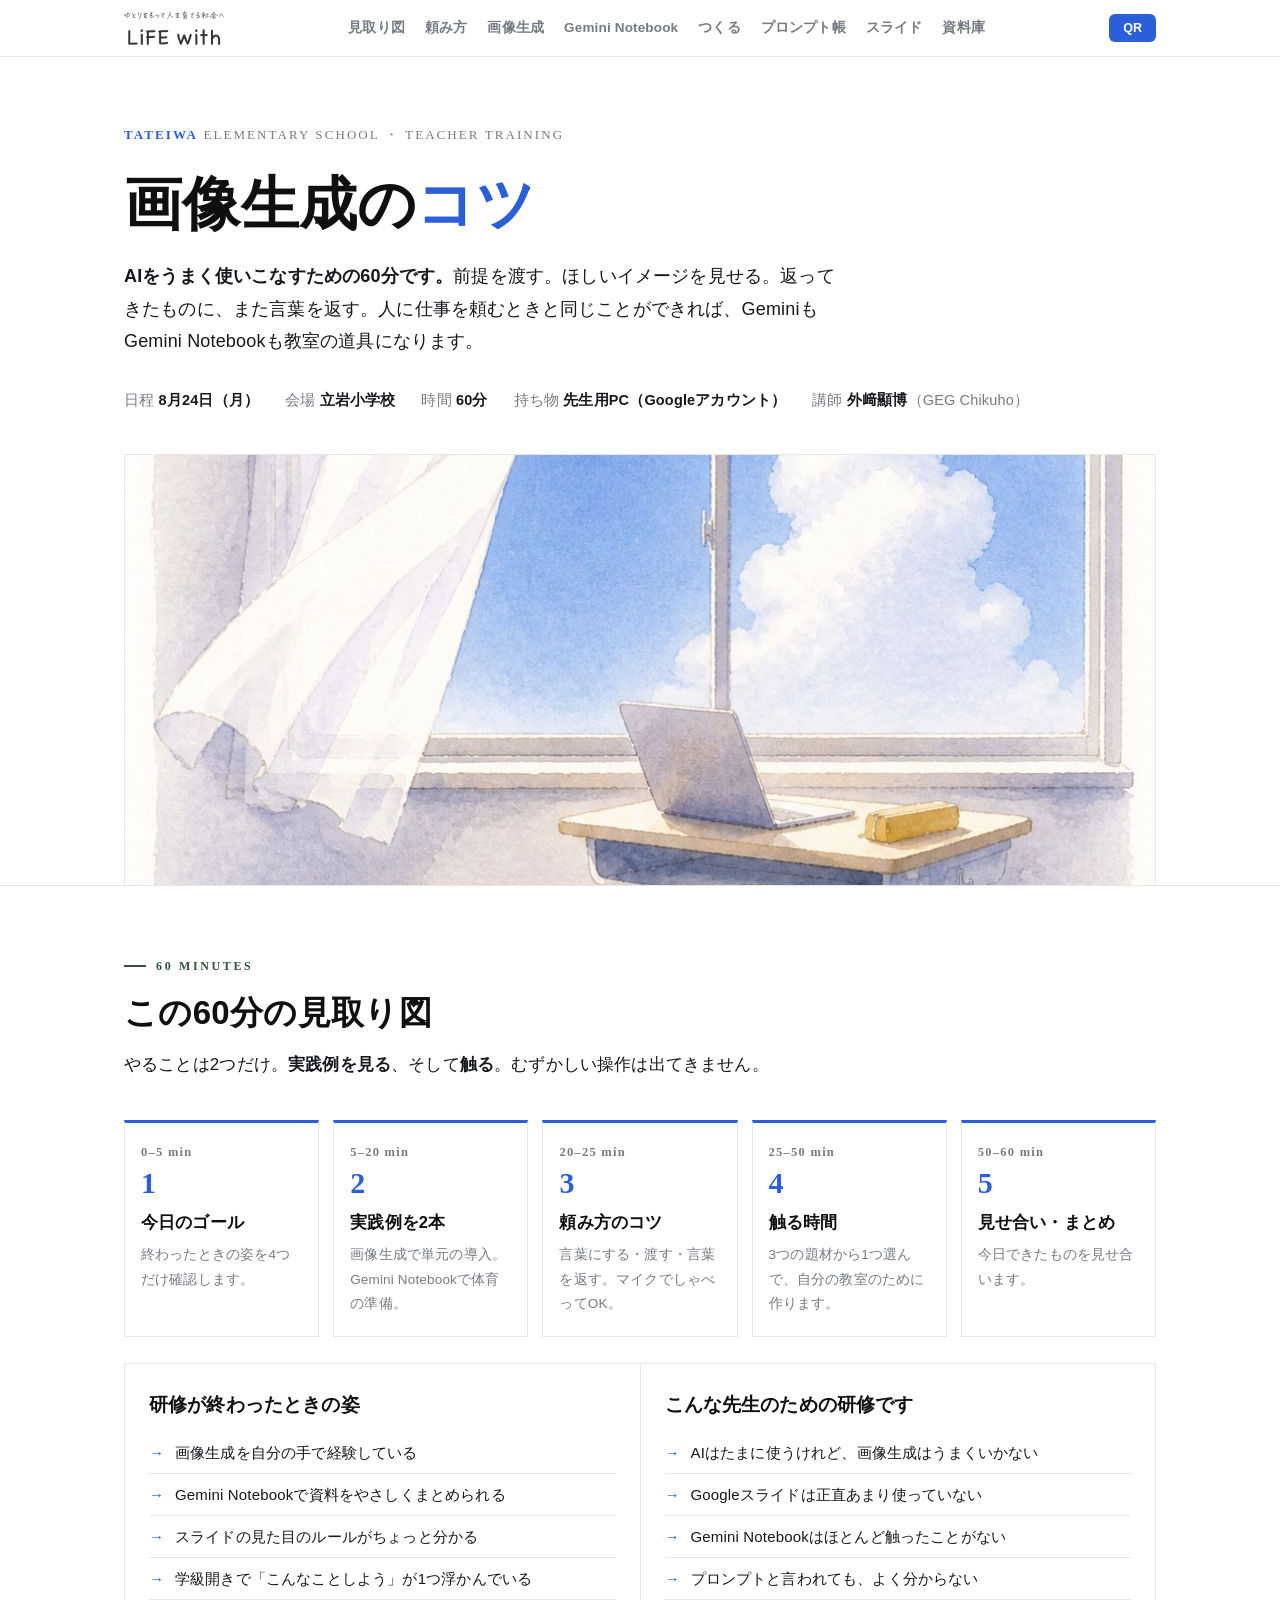
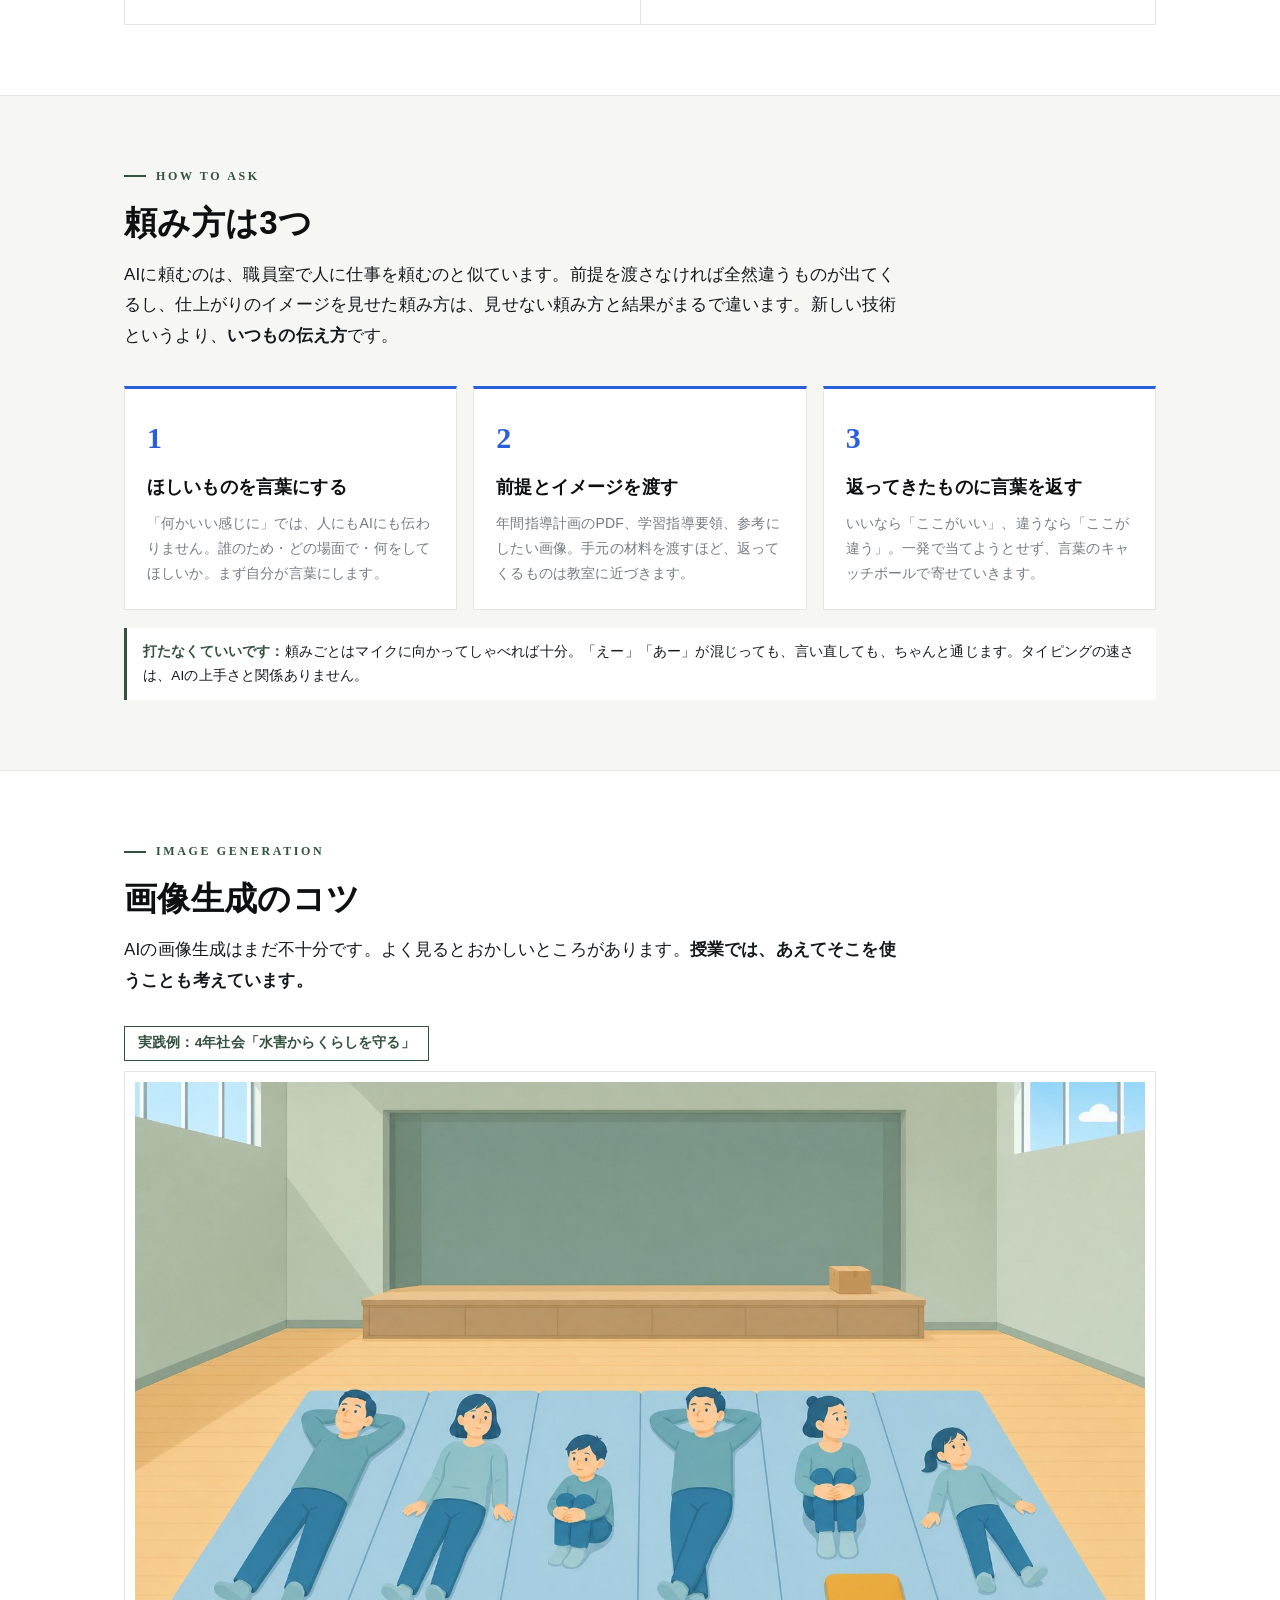
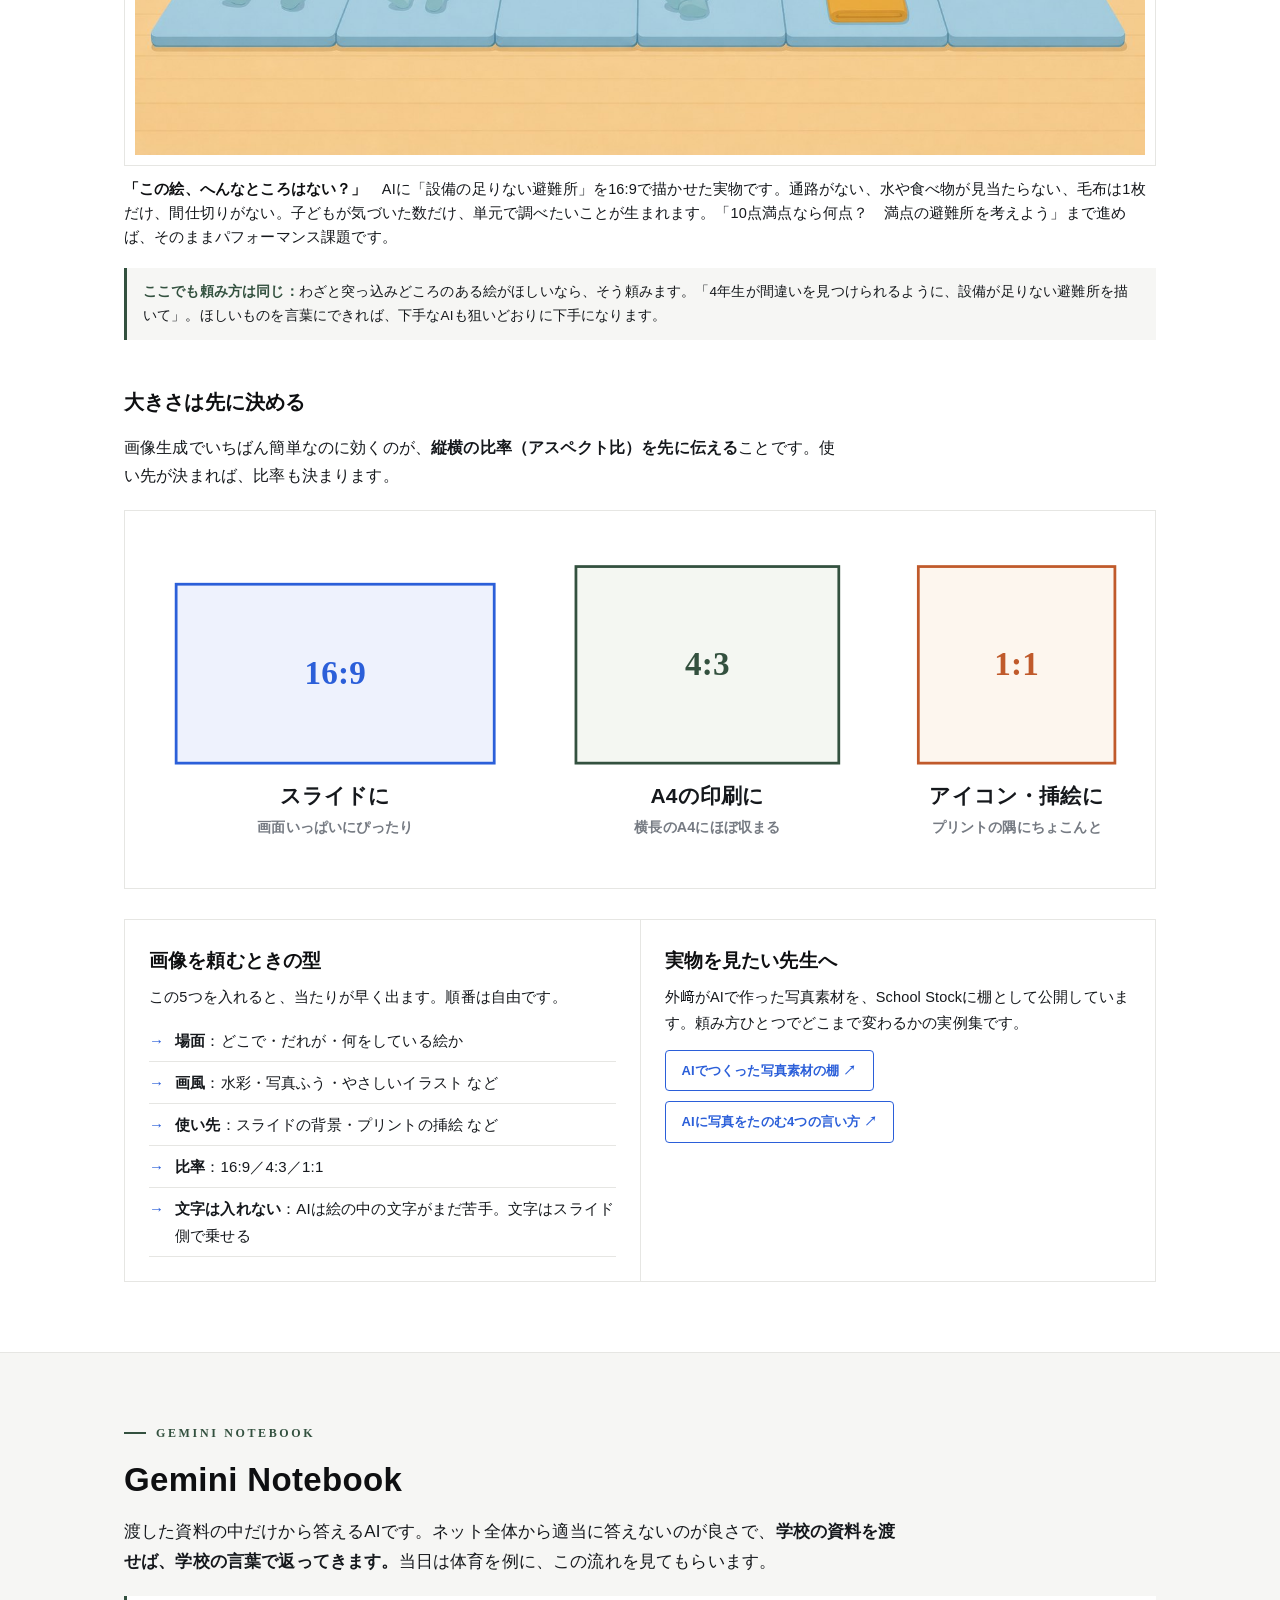
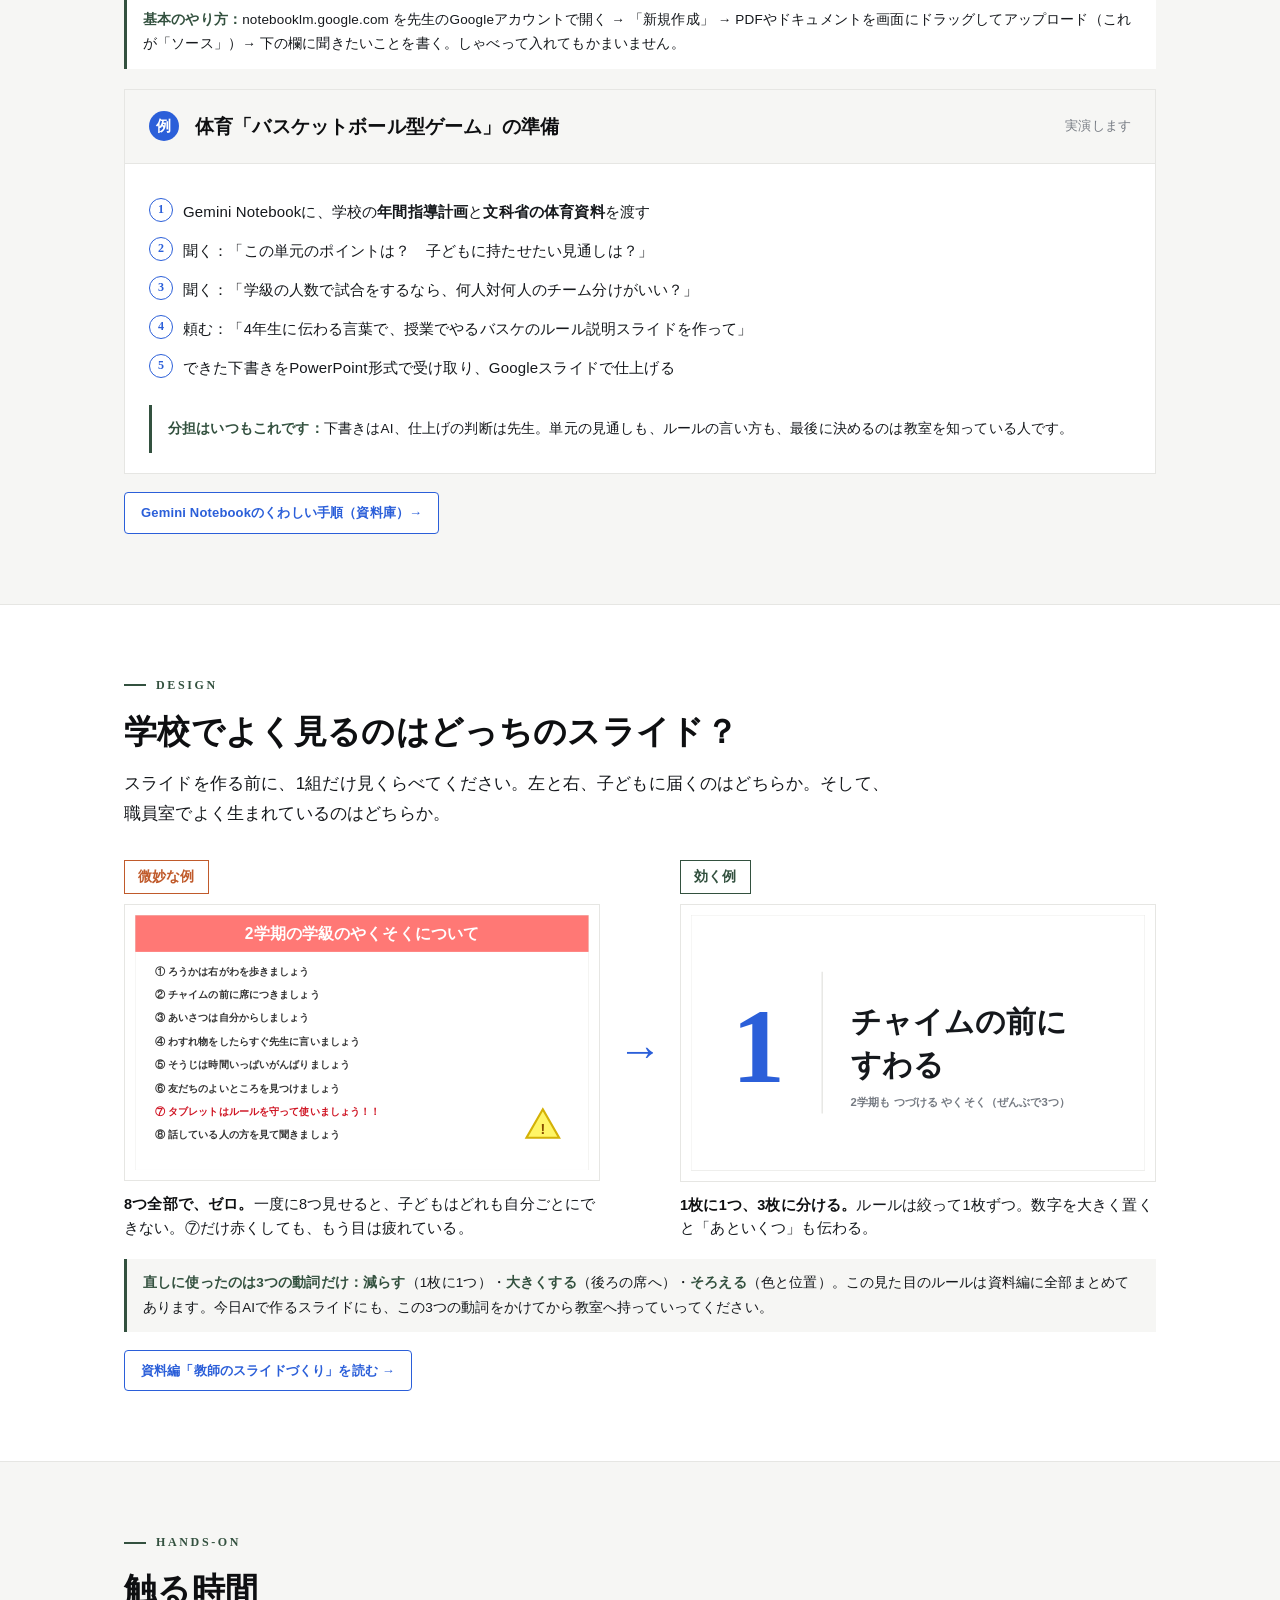
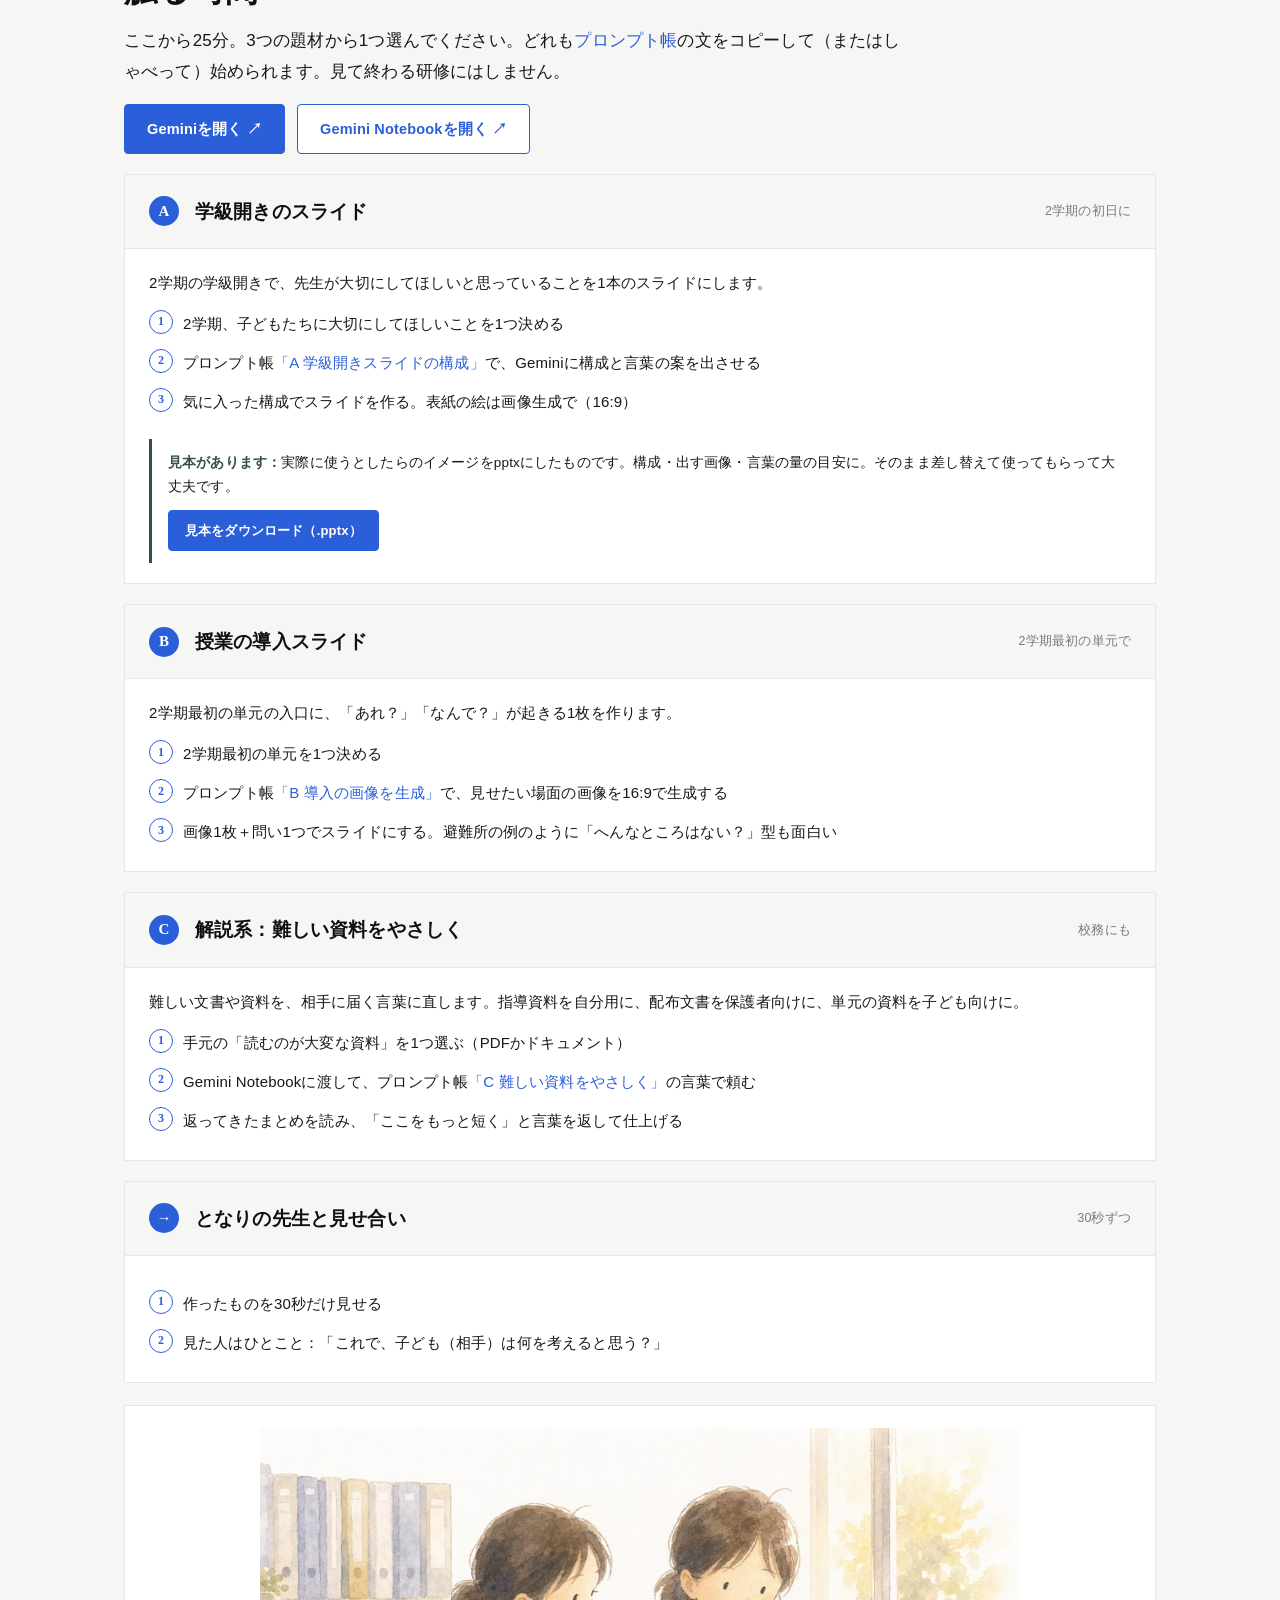
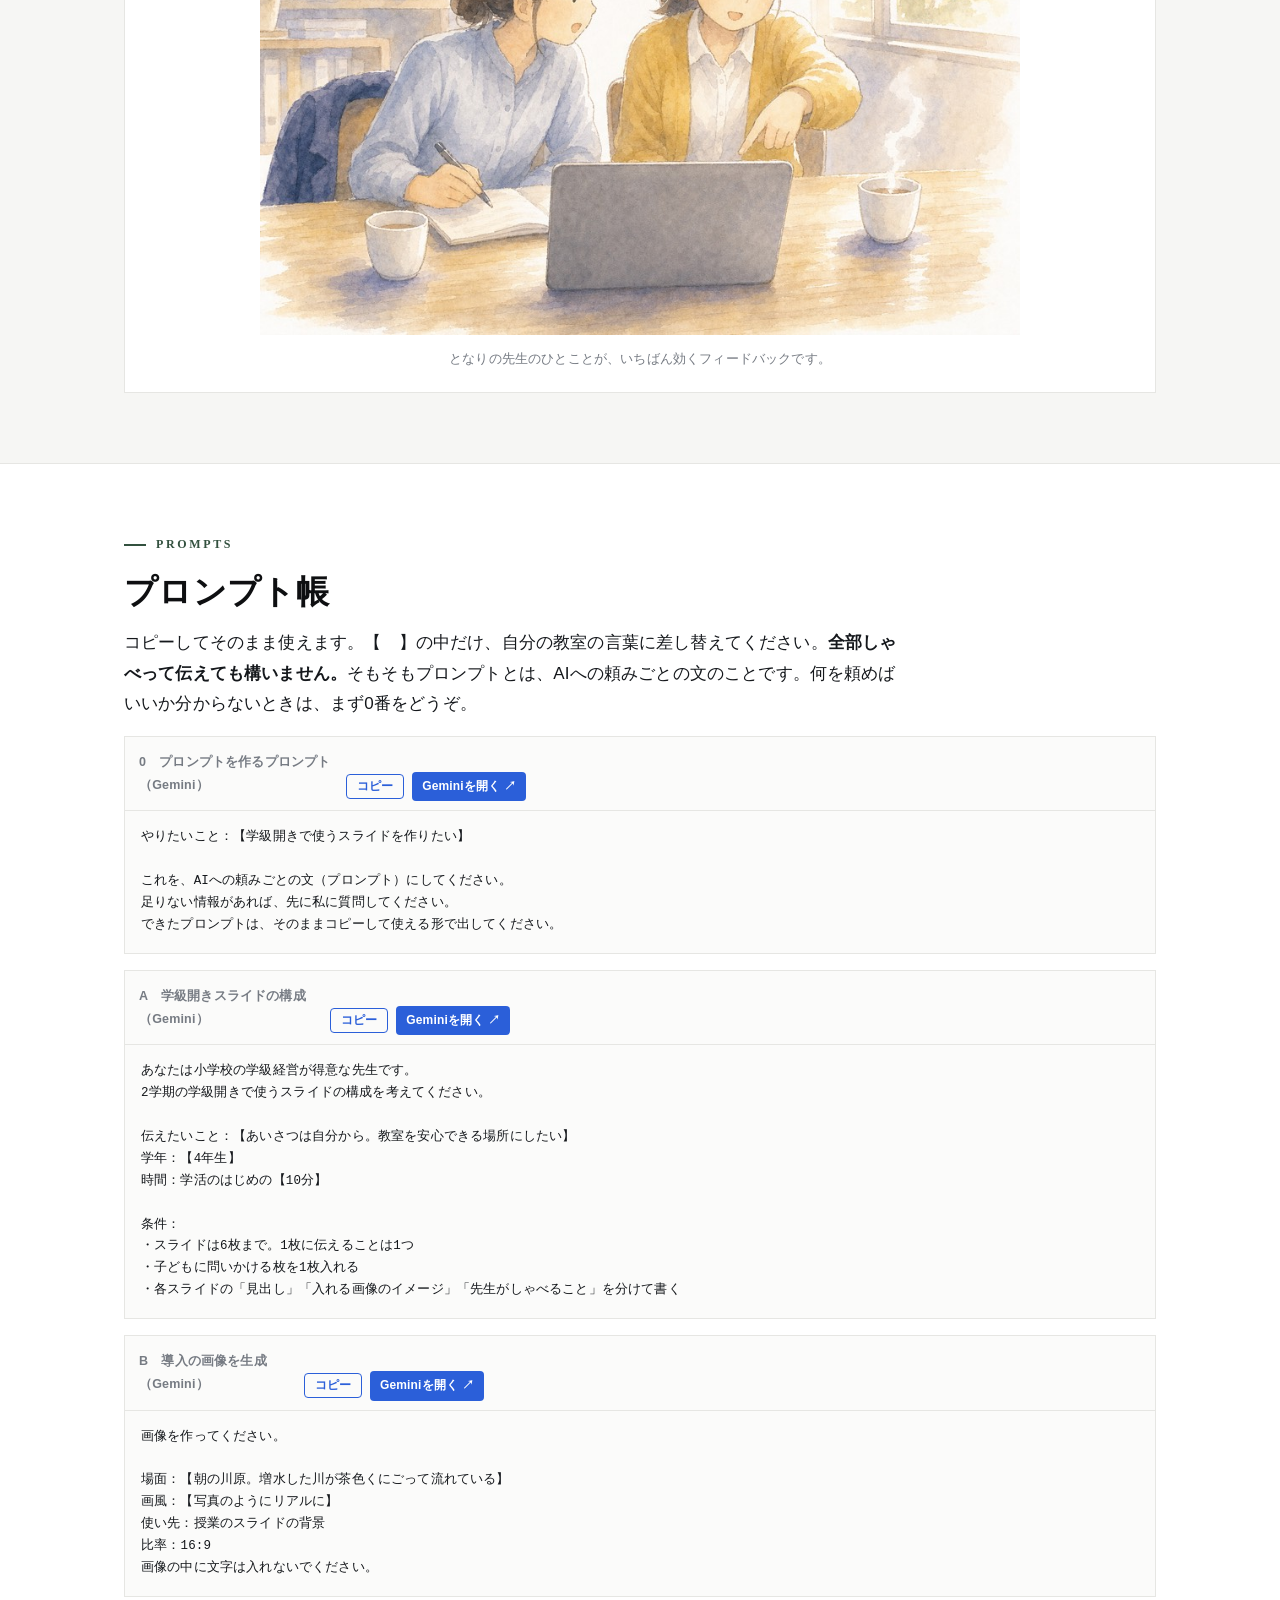
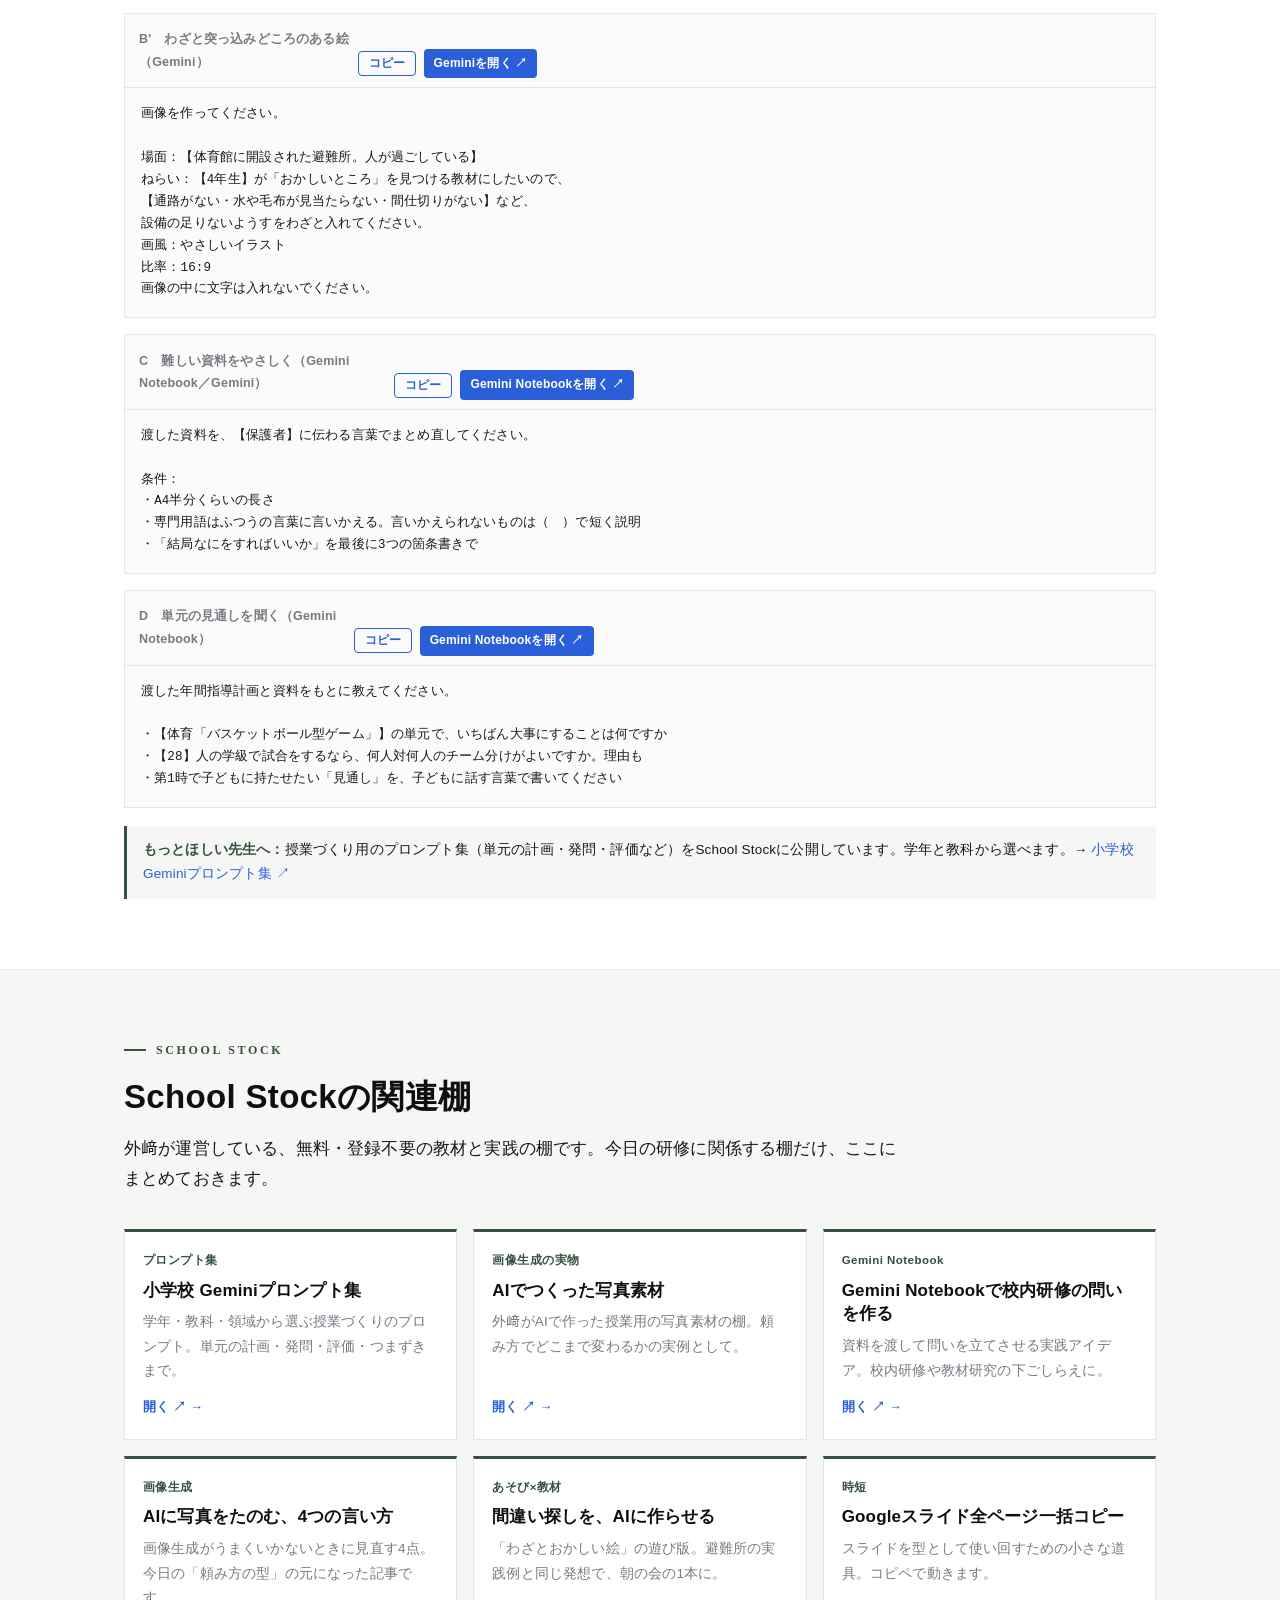
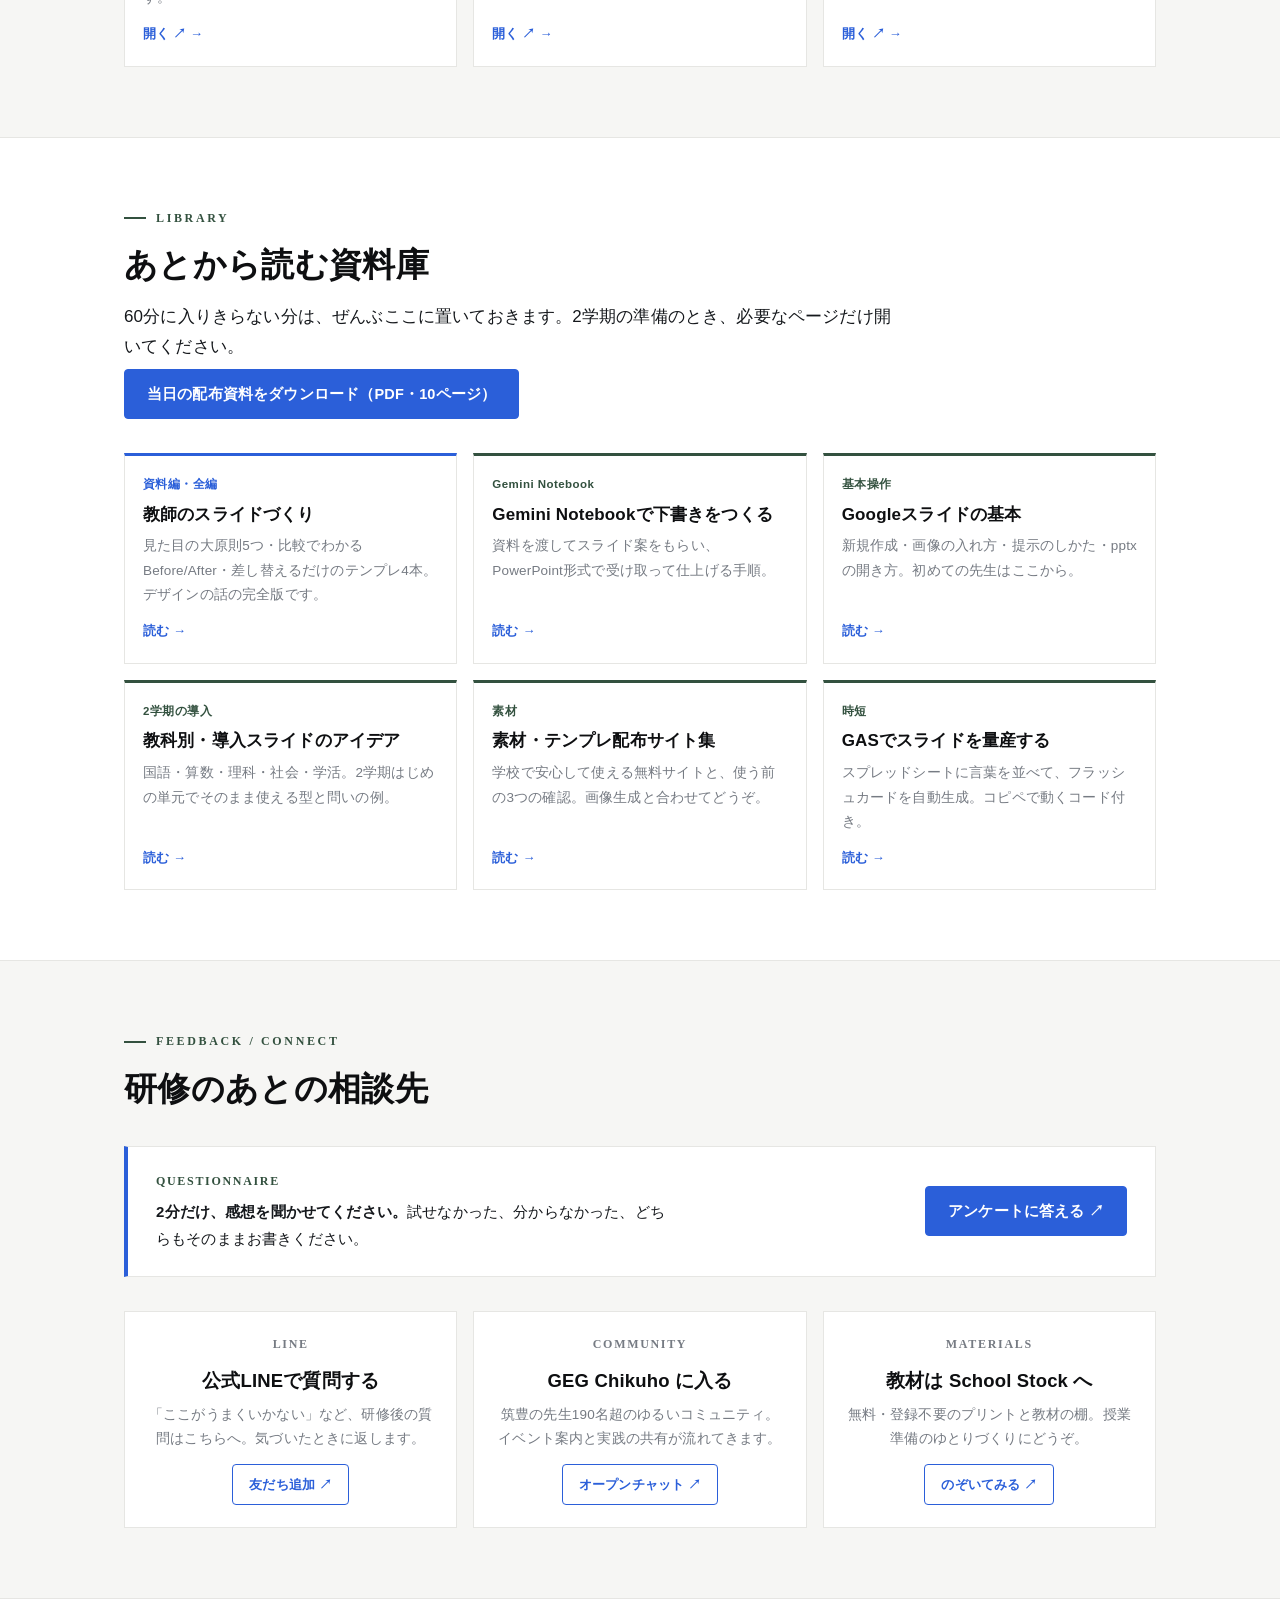
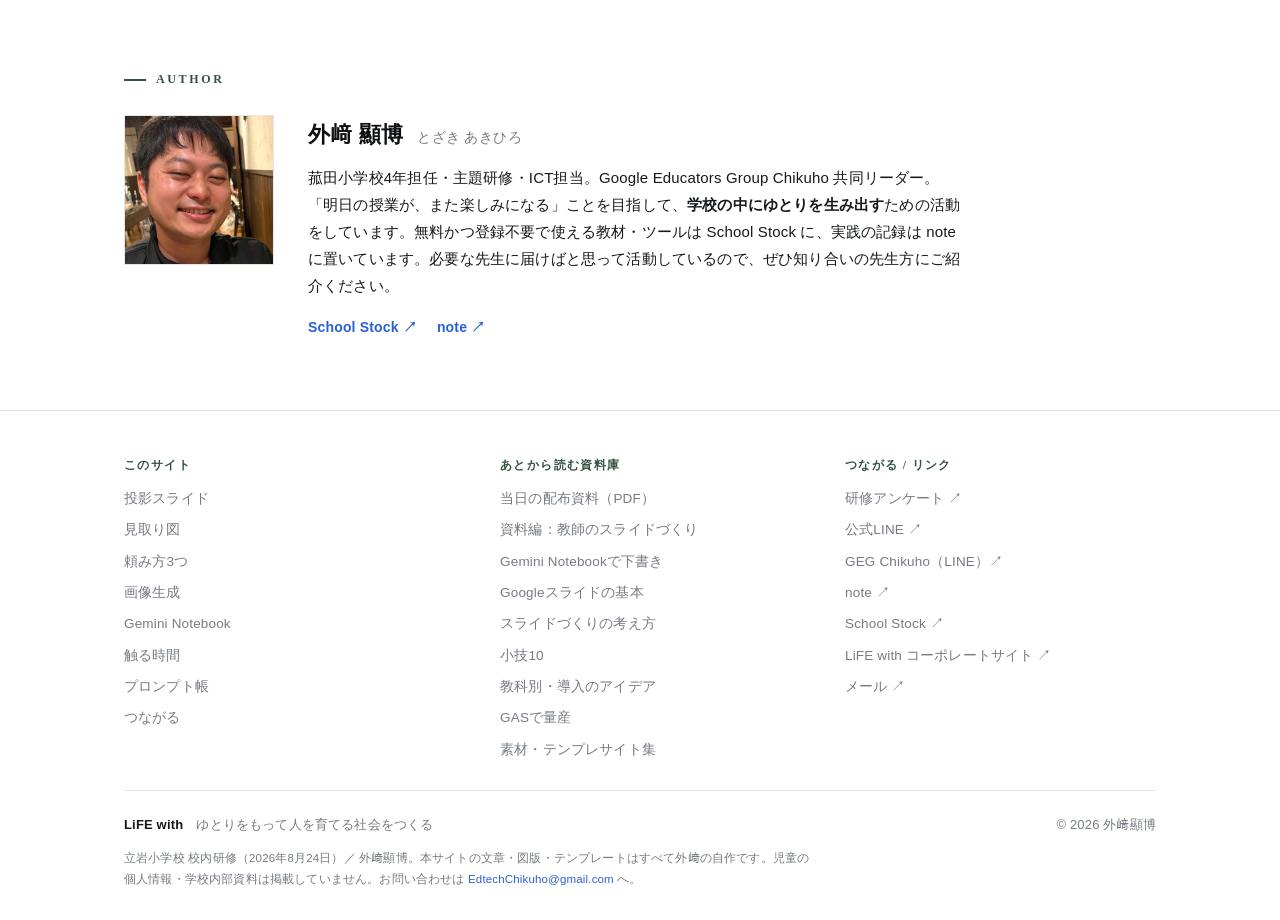
<file: index.html>
<!doctype html>
<html lang="ja">
<head>
<meta charset="utf-8">
<meta name="viewport" content="width=device-width, initial-scale=1">
<title>画像生成のコツ｜立岩小学校 校内研修</title>
<meta name="description" content="立岩小学校 校内研修（8月24日・60分）。GeminiとGemini Notebookの実践例を見て、あとはたっぷり触る。画像生成・学級開きスライド・難しい資料の解説まで。外﨑顯博 / LiFE with">
<script>document.documentElement.className += ' js';</script>
<link rel="stylesheet" href="styles.css">
</head>
<body>

<!-- ===== top bar ===== -->
<header class="bar">
  <div class="wrap">
    <a class="brand-logo" href="./" aria-label="このサイトのトップへ"><img src="assets/logo.png" alt="LiFE with"></a>
    <nav class="nav">
      <a href="#flow">見取り図</a>
      <a href="#tanomikata">頼み方</a>
      <a href="#gazo">画像生成</a>
      <a href="#notebooklm">Gemini Notebook</a>
      <a href="#handson">つくる</a>
      <a href="#prompt">プロンプト帳</a>
      <a href="slide/" target="_blank" rel="noopener">スライド</a>
      <a href="#shiryo">資料庫</a>
    </nav>
    <div class="bar-tools">
      <button class="qr-btn" id="qrbtn">QR</button>
      <button class="burger" id="menubtn" aria-label="メニュー" aria-expanded="false"><span></span><span></span><span></span></button>
    </div>
  </div>
</header>

<nav id="mmenu" aria-label="メニュー">
  <a href="#flow">見取り図</a>
  <a href="#tanomikata">頼み方</a>
  <a href="#gazo">画像生成</a>
  <a href="#notebooklm">Gemini Notebook</a>
  <a href="#handson">つくる（触る時間）</a>
  <a href="#prompt">プロンプト帳</a>
  <a href="slide/" target="_blank" rel="noopener">投影スライド</a>
  <a href="#shiryo">あとから読む資料庫</a>
  <a href="#connect">相談先・アンケート</a>
</nav>

<div id="qrov" role="dialog" aria-label="研修サイトのQRコード">
  <img src="qr/tateiwa_qr.png" alt="研修サイトのQRコード">
  <div class="u">a-tozak.github.io/tateiwa-kenshu</div>
  <div class="c">タップで閉じる</div>
</div>

<button id="totop" aria-label="ページの先頭へ">↑</button>

<!-- ===== hero ===== -->
<div class="hero">
  <div class="wrap">
    <div class="kicker"><b>Tateiwa</b> Elementary School ・ Teacher Training</div>
    <h1>画像生成の<span class="hl">コツ</span></h1>
    <p class="tagsub"><b>AIをうまく使いこなすための60分です。</b>前提を渡す。ほしいイメージを見せる。返ってきたものに、また言葉を返す。人に仕事を頼むときと同じことができれば、GeminiもGemini Notebookも教室の道具になります。</p>
    <div class="meta">
      <span>日程 <b>8月24日（月）</b></span>
      <span>会場 <b>立岩小学校</b></span>
      <span>時間 <b>60分</b></span>
      <span>持ち物 <b>先生用PC（Googleアカウント）</b></span>
      <span>講師 <b>外﨑顯博</b>（GEG Chikuho）</span>
    </div>
    <div class="hero-illust"><img src="assets/hero_ai_madobe.jpg" alt="夏空の見える教室の窓辺に、ノートPCを開いた学校机が置かれた水彩イラスト"></div>
  </div>
</div>

<!-- ===== 60min flow ===== -->
<section id="flow">
  <div class="wrap reveal">
    <div class="eyebrow">60 minutes</div>
    <h2>この60分の見取り図</h2>
    <p class="lead">やることは2つだけ。<b>実践例を見る</b>、そして<b>触る</b>。むずかしい操作は出てきません。</p>
    <div class="flow">
      <div class="step">
        <div class="t">0–5 min</div><div class="n">1</div>
        <h3>今日のゴール</h3>
        <p>終わったときの姿を4つだけ確認します。</p>
      </div>
      <div class="step">
        <div class="t">5–20 min</div><div class="n">2</div>
        <h3>実践例を2本</h3>
        <p>画像生成で単元の導入。Gemini Notebookで体育の準備。</p>
      </div>
      <div class="step">
        <div class="t">20–25 min</div><div class="n">3</div>
        <h3>頼み方のコツ</h3>
        <p>言葉にする・渡す・言葉を返す。マイクでしゃべってOK。</p>
      </div>
      <div class="step">
        <div class="t">25–50 min</div><div class="n">4</div>
        <h3>触る時間</h3>
        <p>3つの題材から1つ選んで、自分の教室のために作ります。</p>
      </div>
      <div class="step">
        <div class="t">50–60 min</div><div class="n">5</div>
        <h3>見せ合い・まとめ</h3>
        <p>今日できたものを見せ合います。</p>
      </div>
    </div>
    <div class="grid c2" style="margin-top:26px">
      <div class="cell">
        <h3>研修が終わったときの姿</h3>
        <ul class="uses">
          <li>画像生成を自分の手で経験している</li>
          <li>Gemini Notebookで資料をやさしくまとめられる</li>
          <li>スライドの見た目のルールがちょっと分かる</li>
          <li>学級開きで「こんなことしよう」が1つ浮かんでいる</li>
        </ul>
      </div>
      <div class="cell">
        <h3>こんな先生のための研修です</h3>
        <ul class="uses">
          <li>AIはたまに使うけれど、画像生成はうまくいかない</li>
          <li>Googleスライドは正直あまり使っていない</li>
          <li>Gemini Notebookはほとんど触ったことがない</li>
          <li>プロンプトと言われても、よく分からない</li>
        </ul>
      </div>
    </div>
  </div>
</section>

<!-- ===== 頼み方 ===== -->
<section id="tanomikata" class="band">
  <div class="wrap reveal">
    <div class="eyebrow">How to ask</div>
    <h2>頼み方は3つ</h2>
    <p class="lead">AIに頼むのは、職員室で人に仕事を頼むのと似ています。前提を渡さなければ全然違うものが出てくるし、仕上がりのイメージを見せた頼み方は、見せない頼み方と結果がまるで違います。新しい技術というより、<b>いつもの伝え方</b>です。</p>
    <div class="promise">
      <div class="p">
        <div class="n">1</div>
        <h3>ほしいものを言葉にする</h3>
        <p>「何かいい感じに」では、人にもAIにも伝わりません。誰のため・どの場面で・何をしてほしいか。まず自分が言葉にします。</p>
      </div>
      <div class="p">
        <div class="n">2</div>
        <h3>前提とイメージを渡す</h3>
        <p>年間指導計画のPDF、学習指導要領、参考にしたい画像。手元の材料を渡すほど、返ってくるものは教室に近づきます。</p>
      </div>
      <div class="p">
        <div class="n">3</div>
        <h3>返ってきたものに言葉を返す</h3>
        <p>いいなら「ここがいい」、違うなら「ここが違う」。一発で当てようとせず、言葉のキャッチボールで寄せていきます。</p>
      </div>
    </div>
    <div class="tip"><b>打たなくていいです：</b>頼みごとはマイクに向かってしゃべれば十分。「えー」「あー」が混じっても、言い直しても、ちゃんと通じます。タイピングの速さは、AIの上手さと関係ありません。</div>
  </div>
</section>

<!-- ===== 画像生成 ===== -->
<section id="gazo">
  <div class="wrap reveal">
    <div class="eyebrow">Image generation</div>
    <h2>画像生成のコツ</h2>
    <p class="lead">AIの画像生成はまだ不十分です。よく見るとおかしいところがあります。<b>授業では、あえてそこを使うことも考えています。</b></p>

    <div class="slidecmp" style="grid-template-columns:1fr">
      <figure class="spanel">
        <span class="s-tag ok">実践例：4年社会「水害からくらしを守る」</span>
        <div class="frame">
          <img src="assets/hinanjo_demo.jpg" alt="AIに描かせた避難所のイラスト。マットがすきまなく並び、水や毛布や間仕切りが見当たらない体育館" style="display:block; width:100%">
        </div>
        <figcaption><b>「この絵、へんなところはない？」</b>　AIに「設備の足りない避難所」を16:9で描かせた実物です。通路がない、水や食べ物が見当たらない、毛布は1枚だけ、間仕切りがない。子どもが気づいた数だけ、単元で調べたいことが生まれます。「10点満点なら何点？　満点の避難所を考えよう」まで進めば、そのままパフォーマンス課題です。</figcaption>
      </figure>
    </div>

    <div class="tip"><b>ここでも頼み方は同じ：</b>わざと突っ込みどころのある絵がほしいなら、そう頼みます。「4年生が間違いを見つけられるように、設備が足りない避難所を描いて」。ほしいものを言葉にできれば、下手なAIも狙いどおりに下手になります。</div>

    <h3 style="margin-top:44px; font-size:20px">大きさは先に決める</h3>
    <p class="lead" style="font-size:15.5px">画像生成でいちばん簡単なのに効くのが、<b>縦横の比率（アスペクト比）を先に伝える</b>ことです。使い先が決まれば、比率も決まります。</p>
    <div class="frame" style="border:1px solid var(--line); background:var(--paper); padding:18px; margin-top:20px">
      <svg viewBox="0 0 900 300" role="img" aria-label="アスペクト比3種類の使い分け図。16対9はスライド、4対3はA4印刷、1対1はアイコンと挿絵">
        <g>
          <rect x="30" y="50" width="288" height="162" fill="#eef2fd" stroke="#2b5fd9" stroke-width="2.5"/>
          <text x="174" y="140" font-size="30" fill="#2b5fd9" text-anchor="middle" class="d-mono" font-weight="bold">16:9</text>
          <text x="174" y="248" font-size="19" fill="#15181c" text-anchor="middle" class="d-label">スライドに</text>
          <text x="174" y="274" font-size="13" fill="#767b83" text-anchor="middle" class="d-label" font-weight="normal">画面いっぱいにぴったり</text>
        </g>
        <g>
          <rect x="392" y="34" width="238" height="178" fill="#f4f7f2" stroke="#33513f" stroke-width="2.5"/>
          <text x="511" y="132" font-size="30" fill="#33513f" text-anchor="middle" class="d-mono" font-weight="bold">4:3</text>
          <text x="511" y="248" font-size="19" fill="#15181c" text-anchor="middle" class="d-label">A4の印刷に</text>
          <text x="511" y="274" font-size="13" fill="#767b83" text-anchor="middle" class="d-label" font-weight="normal">横長のA4にほぼ収まる</text>
        </g>
        <g>
          <rect x="702" y="34" width="178" height="178" fill="#fdf6ee" stroke="#c05a2b" stroke-width="2.5"/>
          <text x="791" y="132" font-size="30" fill="#c05a2b" text-anchor="middle" class="d-mono" font-weight="bold">1:1</text>
          <text x="791" y="248" font-size="19" fill="#15181c" text-anchor="middle" class="d-label">アイコン・挿絵に</text>
          <text x="791" y="274" font-size="13" fill="#767b83" text-anchor="middle" class="d-label" font-weight="normal">プリントの隅にちょこんと</text>
        </g>
      </svg>
    </div>

    <div class="grid c2" style="margin-top:30px">
      <div class="cell">
        <h3>画像を頼むときの型</h3>
        <p style="font-size:14.5px; color:var(--ink)">この5つを入れると、当たりが早く出ます。順番は自由です。</p>
        <ul class="uses">
          <li><b>場面</b>：どこで・だれが・何をしている絵か</li>
          <li><b>画風</b>：水彩・写真ふう・やさしいイラスト など</li>
          <li><b>使い先</b>：スライドの背景・プリントの挿絵 など</li>
          <li><b>比率</b>：16:9／4:3／1:1</li>
          <li><b>文字は入れない</b>：AIは絵の中の文字がまだ苦手。文字はスライド側で乗せる</li>
        </ul>
      </div>
      <div class="cell">
        <h3>実物を見たい先生へ</h3>
        <p style="font-size:14.5px; color:var(--ink)">外﨑がAIで作った写真素材を、School Stockに棚として公開しています。頼み方ひとつでどこまで変わるかの実例集です。</p>
        <p style="margin-top:14px"><a class="btn sm" href="https://a-tozak.github.io/School_Stock/sozai/photo/" target="_blank" rel="noopener">AIでつくった写真素材の棚 ↗</a></p>
        <p style="margin-top:10px"><a class="btn sm" href="https://a-tozak.github.io/School_Stock/ideas/a/firefly-shashin.html" target="_blank" rel="noopener">AIに写真をたのむ4つの言い方 ↗</a></p>
      </div>
    </div>
  </div>
</section>

<!-- ===== NotebookLM ===== -->
<section id="notebooklm" class="band">
  <div class="wrap reveal">
    <div class="eyebrow">Gemini Notebook</div>
    <h2>Gemini Notebook</h2>
    <p class="lead">渡した資料の中だけから答えるAIです。ネット全体から適当に答えないのが良さで、<b>学校の資料を渡せば、学校の言葉で返ってきます。</b>当日は体育を例に、この流れを見てもらいます。</p>
    <div class="tip"><b>基本のやり方：</b>notebooklm.google.com を先生のGoogleアカウントで開く → 「新規作成」 → PDFやドキュメントを画面にドラッグしてアップロード（これが「ソース」）→ 下の欄に聞きたいことを書く。しゃべって入れてもかまいません。</div>
    <div class="menu">
      <div class="head"><span class="badge">例</span><h3>体育「バスケットボール型ゲーム」の準備</h3><span class="lv">実演します</span></div>
      <div class="body">
        <ol class="steps">
          <li>Gemini Notebookに、学校の<b>年間指導計画</b>と<b>文科省の体育資料</b>を渡す</li>
          <li>聞く：「この単元のポイントは？　子どもに持たせたい見通しは？」</li>
          <li>聞く：「学級の人数で試合をするなら、何人対何人のチーム分けがいい？」</li>
          <li>頼む：「4年生に伝わる言葉で、授業でやるバスケのルール説明スライドを作って」</li>
          <li>できた下書きをPowerPoint形式で受け取り、Googleスライドで仕上げる</li>
        </ol>
        <div class="tip"><b>分担はいつもこれです：</b>下書きはAI、仕上げの判断は先生。単元の見通しも、ルールの言い方も、最後に決めるのは教室を知っている人です。</div>
      </div>
    </div>
    <p style="margin-top:18px"><a class="btn sm" href="guide/notebooklm.html">Gemini Notebookのくわしい手順（資料庫）→</a></p>
  </div>
</section>

<!-- ===== どっちのスライド？ ===== -->
<section id="design">
  <div class="wrap reveal">
    <div class="eyebrow">Design</div>
    <h2>学校でよく見るのはどっちのスライド？</h2>
    <p class="lead">スライドを作る前に、1組だけ見くらべてください。左と右、子どもに届くのはどちらか。そして、職員室でよく生まれているのはどちらか。</p>

    <div class="slidecmp">
      <figure class="spanel">
        <span class="s-tag bad">微妙な例</span>
        <div class="frame">
          <svg viewBox="0 0 640 360" role="img" aria-label="やくそくが8つ並んだスライドの例">
            <rect x="0" y="0" width="640" height="360" fill="#ffffff"/>
            <rect x="0" y="0" width="640" height="52" fill="#ff7875"/>
            <text x="320" y="34" font-size="22" font-weight="bold" fill="#ffffff" text-anchor="middle" class="d-label">2学期の学級のやくそくについて</text>
            <g font-size="14.5" fill="#333333" class="d-label">
              <text x="28" y="84">① ろうかは右がわを歩きましょう</text>
              <text x="28" y="117">② チャイムの前に席につきましょう</text>
              <text x="28" y="150">③ あいさつは自分からしましょう</text>
              <text x="28" y="183">④ わすれ物をしたらすぐ先生に言いましょう</text>
              <text x="28" y="216">⑤ そうじは時間いっぱいがんばりましょう</text>
              <text x="28" y="249">⑥ 友だちのよいところを見つけましょう</text>
              <text x="28" y="282" fill="#cf1322" font-weight="bold">⑦ タブレットはルールを守って使いましょう！！</text>
              <text x="28" y="315">⑧ 話している人の方を見て聞きましょう</text>
            </g>
            <g transform="translate(575,300)">
              <path d="M 0 -26 L 23 14 L -23 14 Z" fill="#fff566" stroke="#d4b106" stroke-width="3"/>
              <text x="0" y="9" font-size="20" font-weight="bold" text-anchor="middle" fill="#874d00" class="d-label">!</text>
            </g>
            <rect x="0" y="0" width="640" height="360" fill="none" stroke="#e6e6e3"/>
          </svg>
        </div>
        <figcaption><b>8つ全部で、ゼロ。</b>一度に8つ見せると、子どもはどれも自分ごとにできない。⑦だけ赤くしても、もう目は疲れている。</figcaption>
      </figure>
      <div class="s-arrow">&rarr;</div>
      <figure class="spanel">
        <span class="s-tag ok">効く例</span>
        <div class="frame">
          <svg viewBox="0 0 640 360" role="img" aria-label="やくそくを1枚に1つだけ示したスライドの例">
            <rect x="0" y="0" width="640" height="360" fill="#ffffff"/>
            <text x="95" y="235" font-size="150" fill="#2b5fd9" text-anchor="middle" class="d-mono" font-weight="bold">1</text>
            <line x1="185" y1="80" x2="185" y2="280" stroke="#e6e6e3" stroke-width="2"/>
            <g fill="#15181c" class="d-label" font-weight="bold">
              <text x="225" y="165" font-size="42">チャイムの前に</text>
              <text x="225" y="225" font-size="42">すわる</text>
            </g>
            <text x="225" y="270" font-size="16" fill="#767b83" class="d-label">2学期も つづける やくそく（ぜんぶで3つ）</text>
            <rect x="0" y="0" width="640" height="360" fill="none" stroke="#e6e6e3"/>
          </svg>
        </div>
        <figcaption><b>1枚に1つ、3枚に分ける。</b>ルールは絞って1枚ずつ。数字を大きく置くと「あといくつ」も伝わる。</figcaption>
      </figure>
    </div>

    <div class="tip"><b>直しに使ったのは3つの動詞だけ：</b><b>減らす</b>（1枚に1つ）・<b>大きくする</b>（後ろの席へ）・<b>そろえる</b>（色と位置）。この見た目のルールは資料編に全部まとめてあります。今日AIで作るスライドにも、この3つの動詞をかけてから教室へ持っていってください。</div>
    <p style="margin-top:18px"><a class="btn sm" href="slides/">資料編「教師のスライドづくり」を読む →</a></p>
  </div>
</section>

<!-- ===== 触る時間 ===== -->
<section id="handson" class="band">
  <div class="wrap reveal">
    <div class="eyebrow">Hands-on</div>
    <h2>触る時間</h2>
    <p class="lead">ここから25分。3つの題材から1つ選んでください。どれも<a href="#prompt">プロンプト帳</a>の文をコピーして（またはしゃべって）始められます。見て終わる研修にはしません。</p>
    <div class="launch-row">
      <a class="btn primary" href="https://gemini.google.com" target="_blank" rel="noopener">Geminiを開く ↗</a>
      <a class="btn" href="https://notebooklm.google.com" target="_blank" rel="noopener">Gemini Notebookを開く ↗</a>
    </div>

    <div class="menu">
      <div class="head"><span class="badge">A</span><h3>学級開きのスライド</h3><span class="lv">2学期の初日に</span></div>
      <div class="body">
        <p style="font-size:15px">2学期の学級開きで、先生が大切にしてほしいと思っていることを1本のスライドにします。</p>
        <ol class="steps">
          <li>2学期、子どもたちに大切にしてほしいことを1つ決める</li>
          <li>プロンプト帳<a href="#prompt">「A 学級開きスライドの構成」</a>で、Geminiに構成と言葉の案を出させる</li>
          <li>気に入った構成でスライドを作る。表紙の絵は画像生成で（16:9）</li>
        </ol>
        <div class="tip"><b>見本があります：</b>実際に使うとしたらのイメージをpptxにしたものです。構成・出す画像・言葉の量の目安に。そのまま差し替えて使ってもらって大丈夫です。<br><a class="btn sm primary" style="margin-top:10px" href="templates/t5_gakkyu_biraki.pptx" download="⑤学級開き_大切にしたいこと.pptx">見本をダウンロード（.pptx）</a></div>
      </div>
    </div>

    <div class="menu">
      <div class="head"><span class="badge">B</span><h3>授業の導入スライド</h3><span class="lv">2学期最初の単元で</span></div>
      <div class="body">
        <p style="font-size:15px">2学期最初の単元の入口に、「あれ？」「なんで？」が起きる1枚を作ります。</p>
        <ol class="steps">
          <li>2学期最初の単元を1つ決める</li>
          <li>プロンプト帳<a href="#prompt">「B 導入の画像を生成」</a>で、見せたい場面の画像を16:9で生成する</li>
          <li>画像1枚＋問い1つでスライドにする。避難所の例のように「へんなところはない？」型も面白い</li>
        </ol>
      </div>
    </div>

    <div class="menu">
      <div class="head"><span class="badge">C</span><h3>解説系：難しい資料をやさしく</h3><span class="lv">校務にも</span></div>
      <div class="body">
        <p style="font-size:15px">難しい文書や資料を、相手に届く言葉に直します。指導資料を自分用に、配布文書を保護者向けに、単元の資料を子ども向けに。</p>
        <ol class="steps">
          <li>手元の「読むのが大変な資料」を1つ選ぶ（PDFかドキュメント）</li>
          <li>Gemini Notebookに渡して、プロンプト帳<a href="#prompt">「C 難しい資料をやさしく」</a>の言葉で頼む</li>
          <li>返ってきたまとめを読み、「ここをもっと短く」と言葉を返して仕上げる</li>
        </ol>
      </div>
    </div>

    <div class="menu">
      <div class="head"><span class="badge">→</span><h3>となりの先生と見せ合い</h3><span class="lv">30秒ずつ</span></div>
      <div class="body">
        <ol class="steps">
          <li>作ったものを30秒だけ見せる</li>
          <li>見た人はひとこと：「これで、子ども（相手）は何を考えると思う？」</li>
        </ol>
      </div>
    </div>
    <figure class="fig"><img src="assets/handson_pair.jpg" alt="職員室でノートPCを囲んで見せ合う二人の先生の水彩イラスト" loading="lazy"><figcaption>となりの先生のひとことが、いちばん効くフィードバックです。</figcaption></figure>
  </div>
</section>

<!-- ===== プロンプト帳 ===== -->
<section id="prompt">
  <div class="wrap reveal">
    <div class="eyebrow">Prompts</div>
    <h2>プロンプト帳</h2>
    <p class="lead">コピーしてそのまま使えます。【　】の中だけ、自分の教室の言葉に差し替えてください。<b>全部しゃべって伝えても構いません。</b>そもそもプロンプトとは、AIへの頼みごとの文のことです。何を頼めばいいか分からないときは、まず0番をどうぞ。</p>

    <div class="prompt">
      <div class="ph"><span>0　プロンプトを作るプロンプト（Gemini）</span><span class="tools"><button class="copy" data-copy>コピー</button><a class="open-ai" href="https://gemini.google.com" target="_blank" rel="noopener">Geminiを開く ↗</a></span></div>
      <pre>やりたいこと：【学級開きで使うスライドを作りたい】

これを、AIへの頼みごとの文（プロンプト）にしてください。
足りない情報があれば、先に私に質問してください。
できたプロンプトは、そのままコピーして使える形で出してください。</pre>
    </div>

    <div class="prompt">
      <div class="ph"><span>A　学級開きスライドの構成（Gemini）</span><span class="tools"><button class="copy" data-copy>コピー</button><a class="open-ai" href="https://gemini.google.com" target="_blank" rel="noopener">Geminiを開く ↗</a></span></div>
      <pre>あなたは小学校の学級経営が得意な先生です。
2学期の学級開きで使うスライドの構成を考えてください。

伝えたいこと：【あいさつは自分から。教室を安心できる場所にしたい】
学年：【4年生】
時間：学活のはじめの【10分】

条件：
・スライドは6枚まで。1枚に伝えることは1つ
・子どもに問いかける枚を1枚入れる
・各スライドの「見出し」「入れる画像のイメージ」「先生がしゃべること」を分けて書く</pre>
    </div>

    <div class="prompt">
      <div class="ph"><span>B　導入の画像を生成（Gemini）</span><span class="tools"><button class="copy" data-copy>コピー</button><a class="open-ai" href="https://gemini.google.com" target="_blank" rel="noopener">Geminiを開く ↗</a></span></div>
      <pre>画像を作ってください。

場面：【朝の川原。増水した川が茶色くにごって流れている】
画風：【写真のようにリアルに】
使い先：授業のスライドの背景
比率：16:9
画像の中に文字は入れないでください。</pre>
    </div>

    <div class="prompt">
      <div class="ph"><span>B'　わざと突っ込みどころのある絵（Gemini）</span><span class="tools"><button class="copy" data-copy>コピー</button><a class="open-ai" href="https://gemini.google.com" target="_blank" rel="noopener">Geminiを開く ↗</a></span></div>
      <pre>画像を作ってください。

場面：【体育館に開設された避難所。人が過ごしている】
ねらい：【4年生】が「おかしいところ」を見つける教材にしたいので、
【通路がない・水や毛布が見当たらない・間仕切りがない】など、
設備の足りないようすをわざと入れてください。
画風：やさしいイラスト
比率：16:9
画像の中に文字は入れないでください。</pre>
    </div>

    <div class="prompt">
      <div class="ph"><span>C　難しい資料をやさしく（Gemini Notebook／Gemini）</span><span class="tools"><button class="copy" data-copy>コピー</button><a class="open-ai" href="https://notebooklm.google.com" target="_blank" rel="noopener">Gemini Notebookを開く ↗</a></span></div>
      <pre>渡した資料を、【保護者】に伝わる言葉でまとめ直してください。

条件：
・A4半分くらいの長さ
・専門用語はふつうの言葉に言いかえる。言いかえられないものは（　）で短く説明
・「結局なにをすればいいか」を最後に3つの箇条書きで</pre>
    </div>

    <div class="prompt">
      <div class="ph"><span>D　単元の見通しを聞く（Gemini Notebook）</span><span class="tools"><button class="copy" data-copy>コピー</button><a class="open-ai" href="https://notebooklm.google.com" target="_blank" rel="noopener">Gemini Notebookを開く ↗</a></span></div>
      <pre>渡した年間指導計画と資料をもとに教えてください。

・【体育「バスケットボール型ゲーム」】の単元で、いちばん大事にすることは何ですか
・【28】人の学級で試合をするなら、何人対何人のチーム分けがよいですか。理由も
・第1時で子どもに持たせたい「見通し」を、子どもに話す言葉で書いてください</pre>
    </div>

    <div class="tip"><b>もっとほしい先生へ：</b>授業づくり用のプロンプト集（単元の計画・発問・評価など）をSchool Stockに公開しています。学年と教科から選べます。→ <a href="https://a-tozak.github.io/School_Stock/ai/es.html" target="_blank" rel="noopener">小学校 Geminiプロンプト集 ↗</a></div>
  </div>
</section>

<!-- ===== School Stock ===== -->
<section id="stock" class="band">
  <div class="wrap reveal">
    <div class="eyebrow">School Stock</div>
    <h2>School Stockの関連棚</h2>
    <p class="lead">外﨑が運営している、無料・登録不要の教材と実践の棚です。今日の研修に関係する棚だけ、ここにまとめておきます。</p>
    <div class="gal">
      <a class="card" href="https://a-tozak.github.io/School_Stock/ai/es.html" target="_blank" rel="noopener">
        <div class="tag">プロンプト集</div>
        <h3>小学校 Geminiプロンプト集</h3>
        <p>学年・教科・領域から選ぶ授業づくりのプロンプト。単元の計画・発問・評価・つまずきまで。</p>
        <span class="go">開く ↗</span>
      </a>
      <a class="card" href="https://a-tozak.github.io/School_Stock/sozai/photo/" target="_blank" rel="noopener">
        <div class="tag">画像生成の実物</div>
        <h3>AIでつくった写真素材</h3>
        <p>外﨑がAIで作った授業用の写真素材の棚。頼み方でどこまで変わるかの実例として。</p>
        <span class="go">開く ↗</span>
      </a>
      <a class="card" href="https://a-tozak.github.io/School_Stock/ideas/a/notebooklm-kenshu-toi.html" target="_blank" rel="noopener">
        <div class="tag">Gemini Notebook</div>
        <h3>Gemini Notebookで校内研修の問いを作る</h3>
        <p>資料を渡して問いを立てさせる実践アイデア。校内研修や教材研究の下ごしらえに。</p>
        <span class="go">開く ↗</span>
      </a>
      <a class="card" href="https://a-tozak.github.io/School_Stock/ideas/a/firefly-shashin.html" target="_blank" rel="noopener">
        <div class="tag">画像生成</div>
        <h3>AIに写真をたのむ、4つの言い方</h3>
        <p>画像生成がうまくいかないときに見直す4点。今日の「頼み方の型」の元になった記事です。</p>
        <span class="go">開く ↗</span>
      </a>
      <a class="card" href="https://a-tozak.github.io/School_Stock/entertainment/machigai-sagashi/" target="_blank" rel="noopener">
        <div class="tag">あそび×教材</div>
        <h3>間違い探しを、AIに作らせる</h3>
        <p>「わざとおかしい絵」の遊び版。避難所の実践例と同じ発想で、朝の会の1本に。</p>
        <span class="go">開く ↗</span>
      </a>
      <a class="card" href="https://a-tozak.github.io/School_Stock/ideas/a/slides-copy-gas.html" target="_blank" rel="noopener">
        <div class="tag">時短</div>
        <h3>Googleスライド全ページ一括コピー</h3>
        <p>スライドを型として使い回すための小さな道具。コピペで動きます。</p>
        <span class="go">開く ↗</span>
      </a>
    </div>
  </div>
</section>

<!-- ===== 資料庫 ===== -->
<section id="shiryo">
  <div class="wrap reveal">
    <div class="eyebrow">Library</div>
    <h2>あとから読む資料庫</h2>
    <p class="lead">60分に入りきらない分は、ぜんぶここに置いておきます。2学期の準備のとき、必要なページだけ開いてください。</p>
    <p style="margin-top:6px"><a class="btn primary" href="handout/立岩小_研修配布資料_2026-08-24.pdf">当日の配布資料をダウンロード（PDF・10ページ）</a></p>
    <div class="gal">
      <a class="card" href="slides/" style="border-top-color:var(--accent)">
        <div class="tag" style="color:var(--accent)">資料編・全編</div>
        <h3>教師のスライドづくり</h3>
        <p>見た目の大原則5つ・比較でわかるBefore/After・差し替えるだけのテンプレ4本。デザインの話の完全版です。</p>
        <span class="go">読む</span>
      </a>
      <a class="card" href="guide/notebooklm.html">
        <div class="tag">Gemini Notebook</div>
        <h3>Gemini Notebookで下書きをつくる</h3>
        <p>資料を渡してスライド案をもらい、PowerPoint形式で受け取って仕上げる手順。</p>
        <span class="go">読む</span>
      </a>
      <a class="card" href="guide/kihon.html">
        <div class="tag">基本操作</div>
        <h3>Googleスライドの基本</h3>
        <p>新規作成・画像の入れ方・提示のしかた・pptxの開き方。初めての先生はここから。</p>
        <span class="go">読む</span>
      </a>
      <a class="card" href="guide/donyu.html">
        <div class="tag">2学期の導入</div>
        <h3>教科別・導入スライドのアイデア</h3>
        <p>国語・算数・理科・社会・学活。2学期はじめの単元でそのまま使える型と問いの例。</p>
        <span class="go">読む</span>
      </a>
      <a class="card" href="guide/sozai.html">
        <div class="tag">素材</div>
        <h3>素材・テンプレ配布サイト集</h3>
        <p>学校で安心して使える無料サイトと、使う前の3つの確認。画像生成と合わせてどうぞ。</p>
        <span class="go">読む</span>
      </a>
      <a class="card" href="guide/gas.html">
        <div class="tag">時短</div>
        <h3>GASでスライドを量産する</h3>
        <p>スプレッドシートに言葉を並べて、フラッシュカードを自動生成。コピペで動くコード付き。</p>
        <span class="go">読む</span>
      </a>
    </div>
  </div>
</section>

<!-- ===== アンケート＋つながる ===== -->
<section id="connect" class="band">
  <div class="wrap reveal">
    <div class="eyebrow">Feedback / Connect</div>
    <h2>研修のあとの相談先</h2>
    <div class="fb">
      <div>
        <div class="fb-k">Questionnaire</div>
        <p><b>2分だけ、感想を聞かせてください。</b>試せなかった、分からなかった、どちらもそのままお書きください。</p>
      </div>
      <div class="fb-act">
        <a class="btn primary" href="https://docs.google.com/forms/d/e/1FAIpQLSd-lXEyDQKFLjC3BntdDVM34FQZeUlgVTwWFIVuADohss1G_Q/viewform" target="_blank" rel="noopener">アンケートに答える ↗</a>
      </div>
    </div>
    <div class="connect">
      <div class="c">
        <div class="k">LINE</div>
        <h3>公式LINEで質問する</h3>
        <p>「ここがうまくいかない」など、研修後の質問はこちらへ。気づいたときに返します。</p>
        <p style="margin-top:12px"><a class="btn sm" href="https://lin.ee/Tay8XPQ" target="_blank" rel="noopener">友だち追加 ↗</a></p>
      </div>
      <div class="c">
        <div class="k">Community</div>
        <h3>GEG Chikuho に入る</h3>
        <p>筑豊の先生190名超のゆるいコミュニティ。イベント案内と実践の共有が流れてきます。</p>
        <p style="margin-top:12px"><a class="btn sm" href="https://line.me/ti/g2/FRICO2MfuNChAlRed3dlgW3X5YyFqyuhNR_nZw?utm_source=invitation&utm_medium=link_copy&utm_campaign=default" target="_blank" rel="noopener">オープンチャット ↗</a></p>
      </div>
      <div class="c">
        <div class="k">Materials</div>
        <h3>教材は School Stock へ</h3>
        <p>無料・登録不要のプリントと教材の棚。授業準備のゆとりづくりにどうぞ。</p>
        <p style="margin-top:12px"><a class="btn sm" href="https://a-tozak.github.io/School_Stock/" target="_blank" rel="noopener">のぞいてみる ↗</a></p>
      </div>
    </div>
  </div>
</section>

<!-- ===== author ===== -->
<section id="author">
  <div class="wrap reveal">
    <div class="eyebrow">Author</div>
    <div class="author">
      <img src="author.jpg" alt="外﨑顯博" loading="lazy">
      <div class="author-body">
        <h3 class="author-name">外﨑 顯博 <span>とざき あきひろ</span></h3>
        <p>菰田小学校4年担任・主題研修・ICT担当。Google Educators Group Chikuho 共同リーダー。「明日の授業が、また楽しみになる」ことを目指して、<b>学校の中にゆとりを生み出す</b>ための活動をしています。無料かつ登録不要で使える教材・ツールは School Stock に、実践の記録は note に置いています。必要な先生に届けばと思って活動しているので、ぜひ知り合いの先生方にご紹介ください。</p>
        <div class="author-links">
          <a href="https://a-tozak.github.io/School_Stock/" target="_blank" rel="noopener">School Stock ↗</a>
          <a href="https://note.com/tozaki_edu" target="_blank" rel="noopener">note ↗</a>
        </div>
      </div>
    </div>
  </div>
</section>

<!-- ===== footer ===== -->
<footer>
  <div class="wrap">
    <nav class="site-map" aria-label="サイトマップ">
      <div class="sm-col">
        <div class="sm-h">このサイト</div>
        <a href="slide/">投影スライド</a>
        <a href="#flow">見取り図</a>
        <a href="#tanomikata">頼み方3つ</a>
        <a href="#gazo">画像生成</a>
        <a href="#notebooklm">Gemini Notebook</a>
        <a href="#handson">触る時間</a>
        <a href="#prompt">プロンプト帳</a>
        <a href="#connect">つながる</a>
      </div>
      <div class="sm-col">
        <div class="sm-h">あとから読む資料庫</div>
        <a href="handout/立岩小_研修配布資料_2026-08-24.pdf">当日の配布資料（PDF）</a>
        <a href="slides/">資料編：教師のスライドづくり</a>
        <a href="guide/notebooklm.html">Gemini Notebookで下書き</a>
        <a href="guide/kihon.html">Googleスライドの基本</a>
        <a href="guide/kangaekata.html">スライドづくりの考え方</a>
        <a href="guide/kowaza.html">小技10</a>
        <a href="guide/donyu.html">教科別・導入のアイデア</a>
        <a href="guide/gas.html">GASで量産</a>
        <a href="guide/sozai.html">素材・テンプレサイト集</a>
      </div>
      <div class="sm-col">
        <div class="sm-h">つながる / リンク</div>
        <a href="https://docs.google.com/forms/d/e/1FAIpQLSd-lXEyDQKFLjC3BntdDVM34FQZeUlgVTwWFIVuADohss1G_Q/viewform" target="_blank" rel="noopener">研修アンケート ↗</a>
        <a href="https://lin.ee/Tay8XPQ" target="_blank" rel="noopener">公式LINE ↗</a>
        <a href="https://line.me/ti/g2/FRICO2MfuNChAlRed3dlgW3X5YyFqyuhNR_nZw?utm_source=invitation&utm_medium=link_copy&utm_campaign=default" target="_blank" rel="noopener">GEG Chikuho（LINE）↗</a>
        <a href="https://note.com/tozaki_edu" target="_blank" rel="noopener">note ↗</a>
        <a href="https://a-tozak.github.io/School_Stock/" target="_blank" rel="noopener">School Stock ↗</a>
        <a href="https://a-tozak.github.io/life-with/" target="_blank" rel="noopener">LiFE with コーポレートサイト ↗</a>
        <a href="mailto:EdtechChikuho@gmail.com">メール ↗</a>
      </div>
    </nav>
    <div class="foot-base">
      <div><span class="lw">LiFE with</span>　ゆとりをもって人を育てる社会をつくる</div>
      <div>© 2026 外﨑顯博</div>
    </div>
    <div class="note-local">立岩小学校 校内研修（2026年8月24日）／ 外﨑顯博。本サイトの文章・図版・テンプレートはすべて外﨑の自作です。児童の個人情報・学校内部資料は掲載していません。お問い合わせは <a href="mailto:EdtechChikuho@gmail.com">EdtechChikuho@gmail.com</a> へ。</div>
  </div>
</footer>

<script>
// active nav on scroll
const links=[...document.querySelectorAll('.nav a')].filter(a=>a.getAttribute('href').startsWith('#'));
const map=links.map(a=>({a,el:document.querySelector(a.getAttribute('href'))})).filter(x=>x.el);
const onScroll=()=>{
  const y=window.scrollY+90;
  let cur=null;
  for(const m of map){ if(m.el.offsetTop<=y) cur=m; }
  links.forEach(l=>l.classList.remove('active'));
  if(cur) cur.a.classList.add('active');
};
document.addEventListener('scroll',onScroll,{passive:true}); onScroll();

// reveal
const io=new IntersectionObserver(es=>es.forEach(e=>{ if(e.isIntersecting){ e.target.classList.add('in'); io.unobserve(e.target);} }),{threshold:.08});
document.querySelectorAll('.reveal').forEach(el=>io.observe(el));

// copy buttons
document.querySelectorAll('.copy').forEach(btn=>{
  btn.addEventListener('click',()=>{
    const pre=btn.closest('.prompt').querySelector('pre');
    navigator.clipboard.writeText(pre.textContent).then(()=>{
      btn.textContent='コピーしました'; btn.classList.add('done');
      setTimeout(()=>{ btn.textContent='コピー'; btn.classList.remove('done'); },1800);
    });
  });
});

// QRワンタッチ表示
const qrov=document.getElementById('qrov');
document.getElementById('qrbtn').addEventListener('click',()=>qrov.classList.add('on'));
qrov.addEventListener('click',()=>qrov.classList.remove('on'));
document.addEventListener('keydown',e=>{ if(e.key==='Escape') qrov.classList.remove('on'); });

// ハンバーガーメニュー
const mbtn=document.getElementById('menubtn'), mmenu=document.getElementById('mmenu');
mbtn.addEventListener('click',()=>{
  const on=!mmenu.classList.contains('on');
  mmenu.classList.toggle('on',on); mbtn.classList.toggle('open',on);
  mbtn.setAttribute('aria-expanded',on?'true':'false');
});
mmenu.querySelectorAll('a').forEach(a=>a.addEventListener('click',()=>{
  mmenu.classList.remove('on'); mbtn.classList.remove('open'); mbtn.setAttribute('aria-expanded','false');
}));

// トップに戻る
const totop=document.getElementById('totop');
totop.addEventListener('click',()=>window.scrollTo({top:0,behavior:'smooth'}));
const onTop=()=>totop.classList.toggle('show',window.scrollY>600);
document.addEventListener('scroll',onTop,{passive:true}); onTop();
</script>
</body>
</html>
</file>
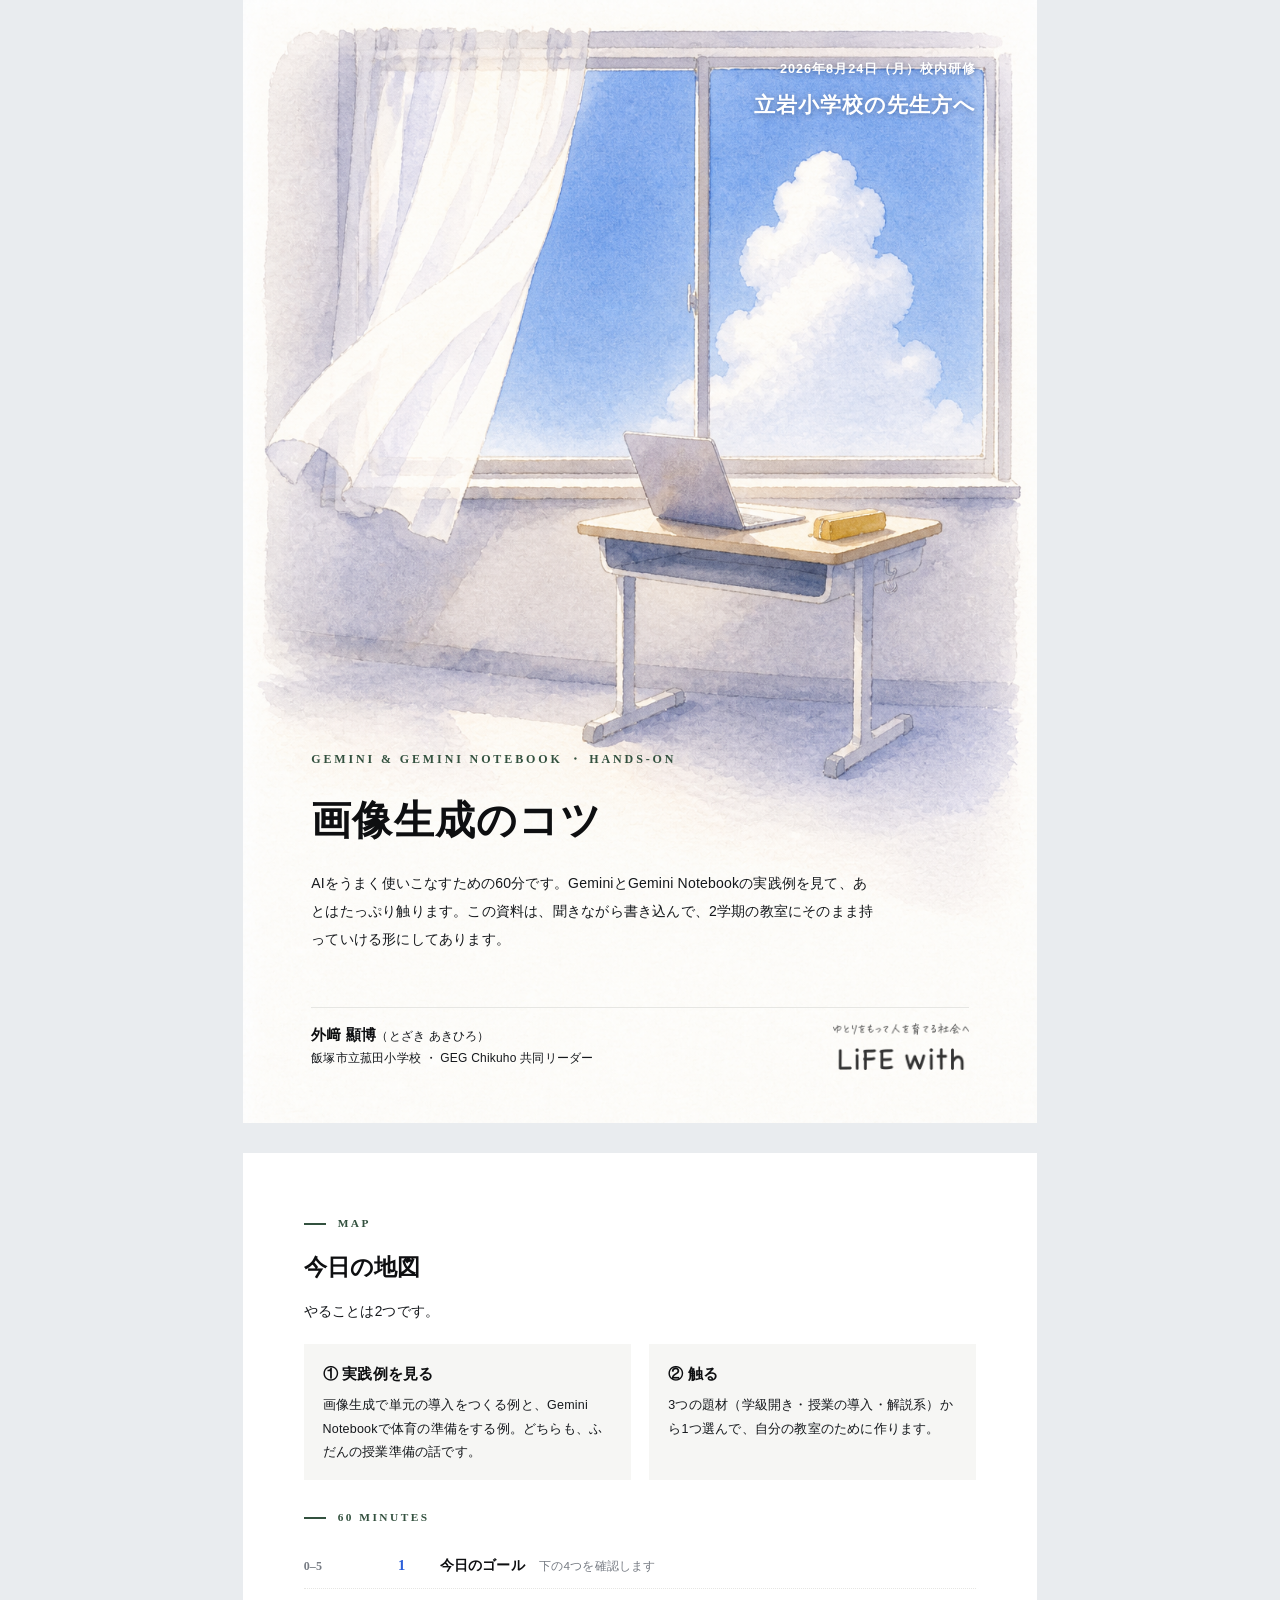
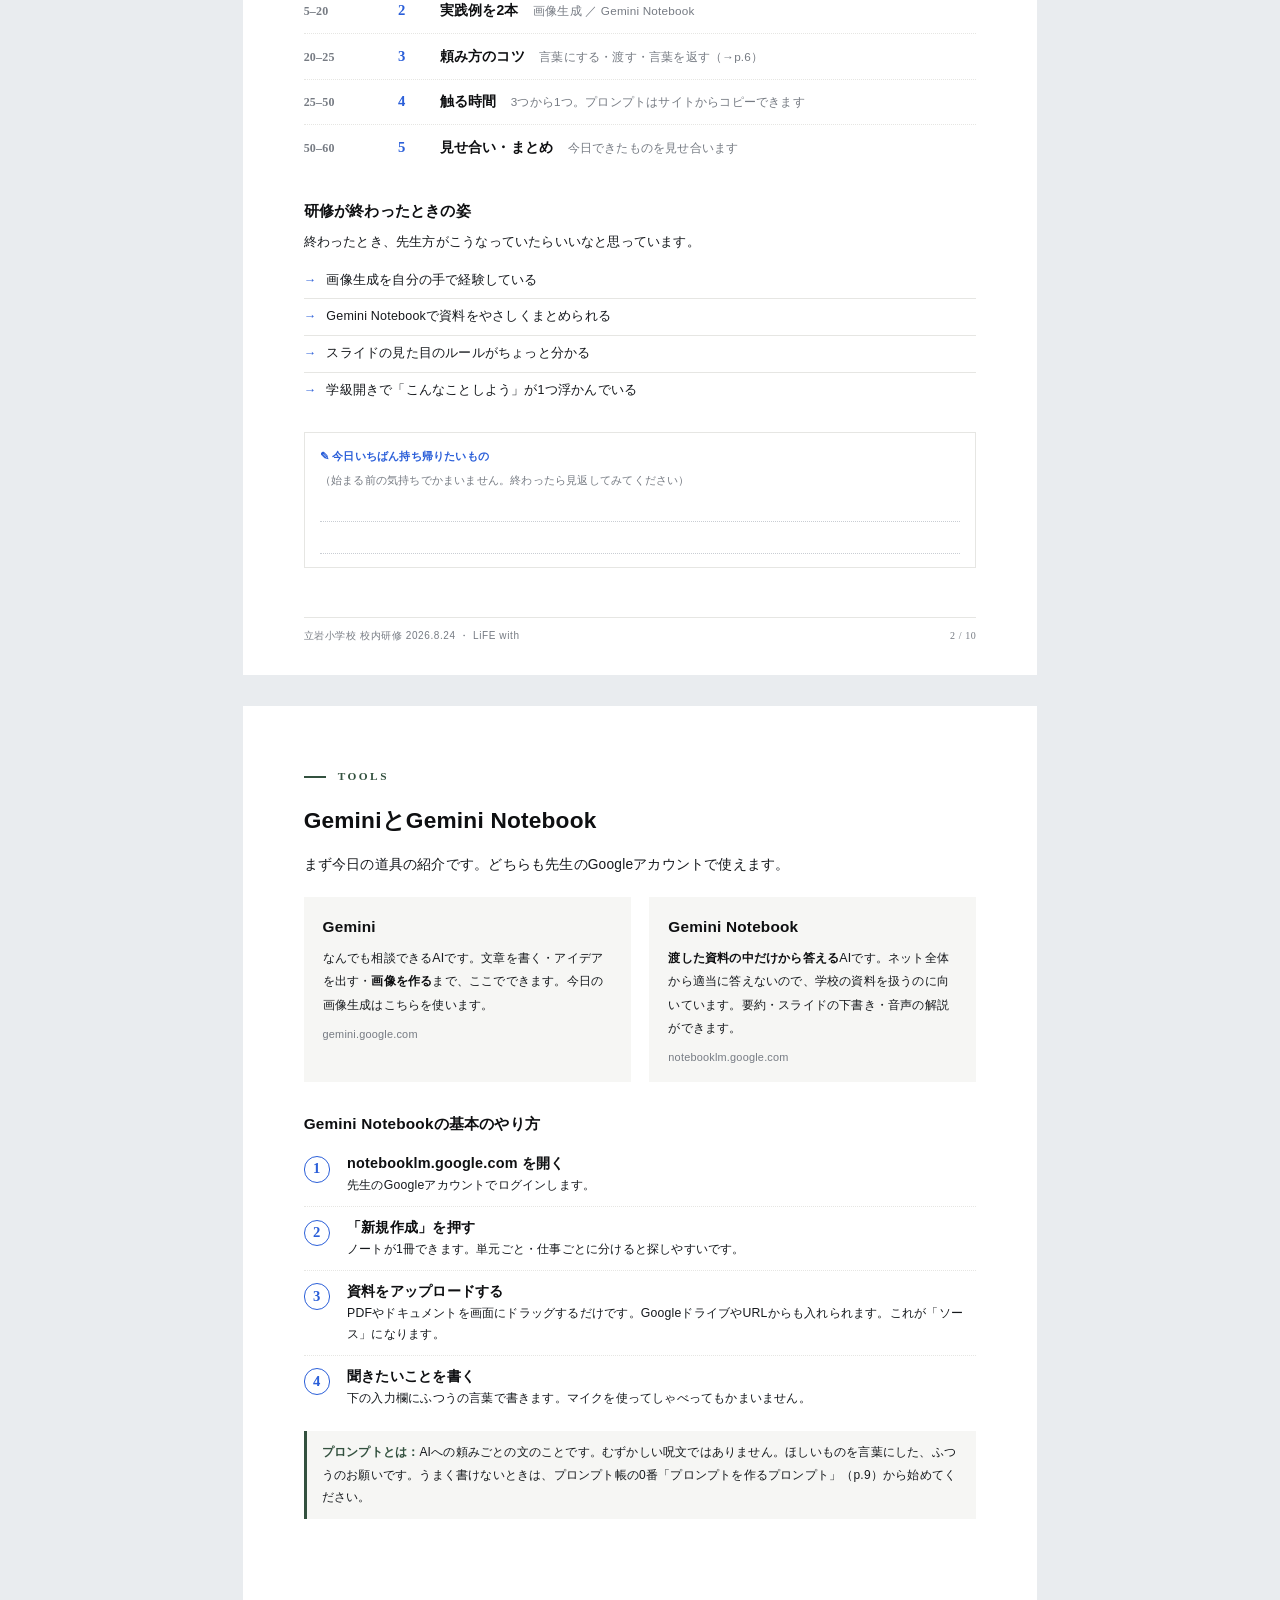
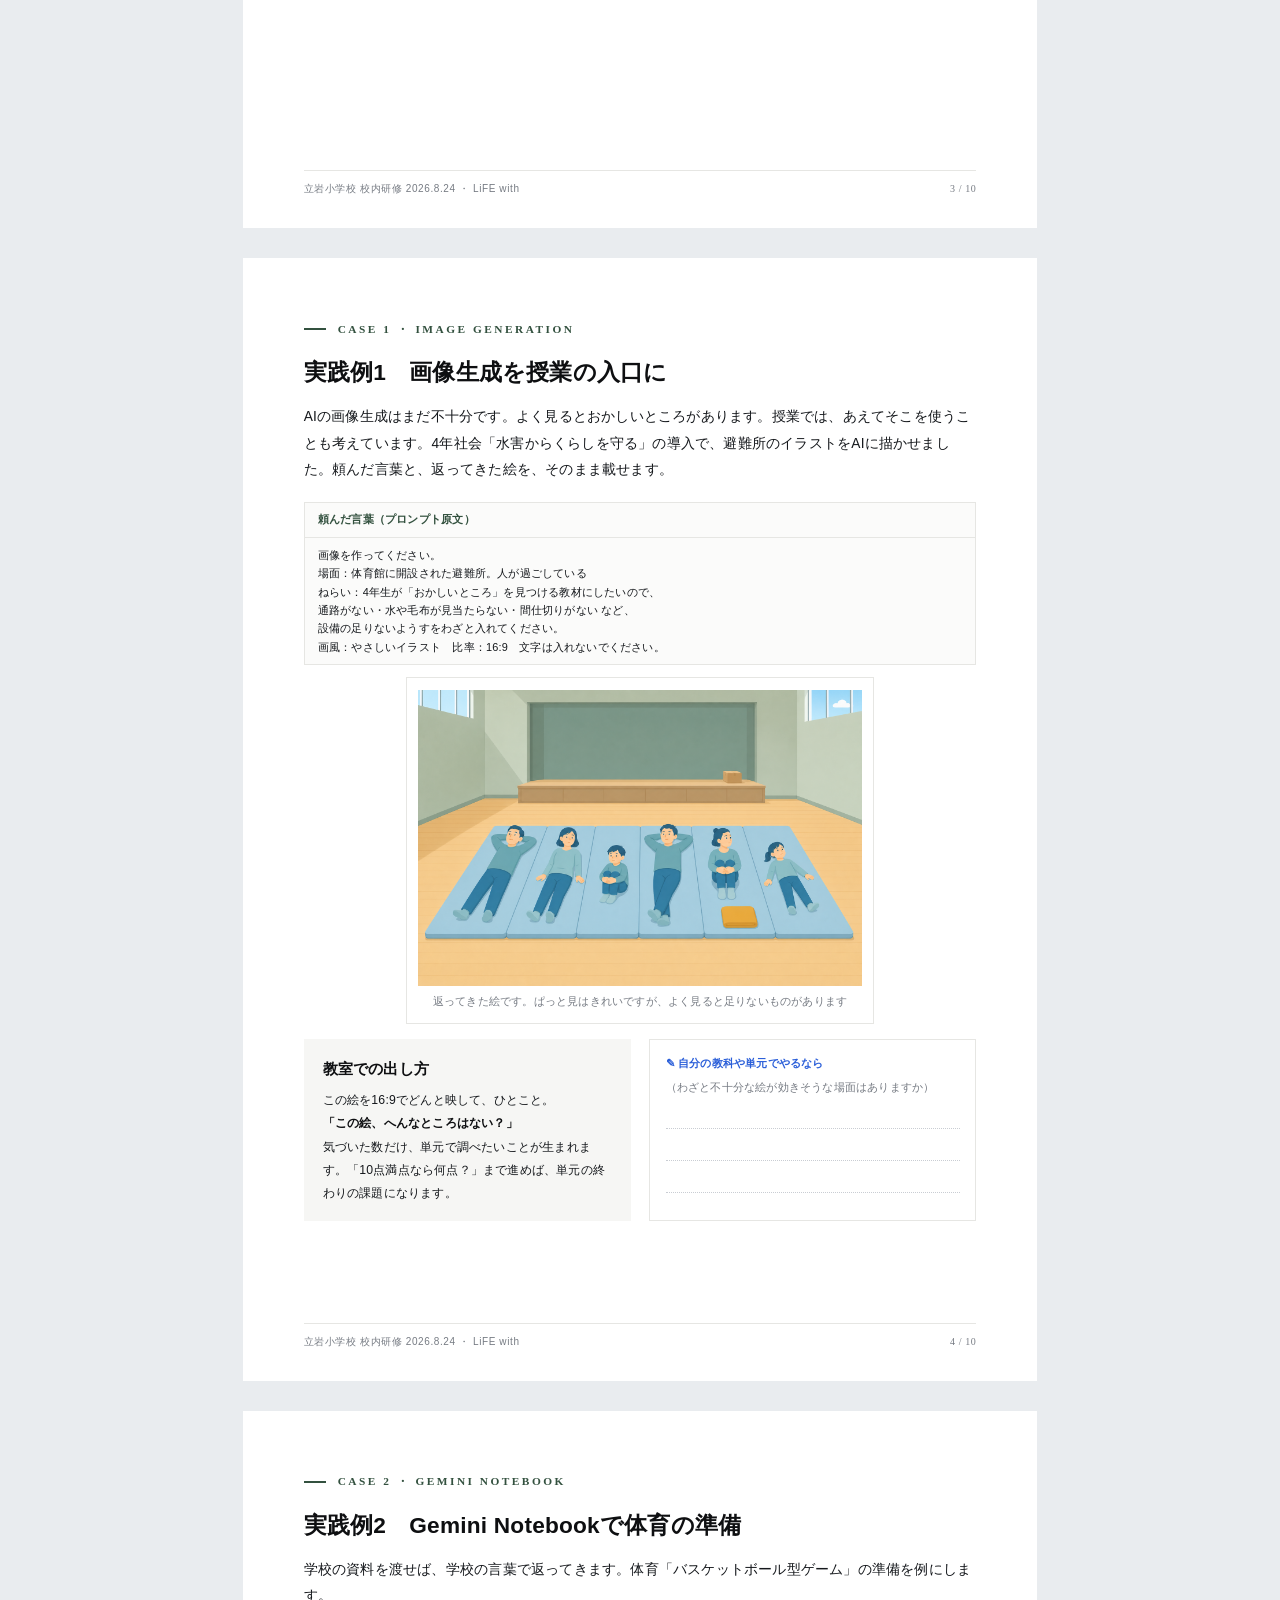
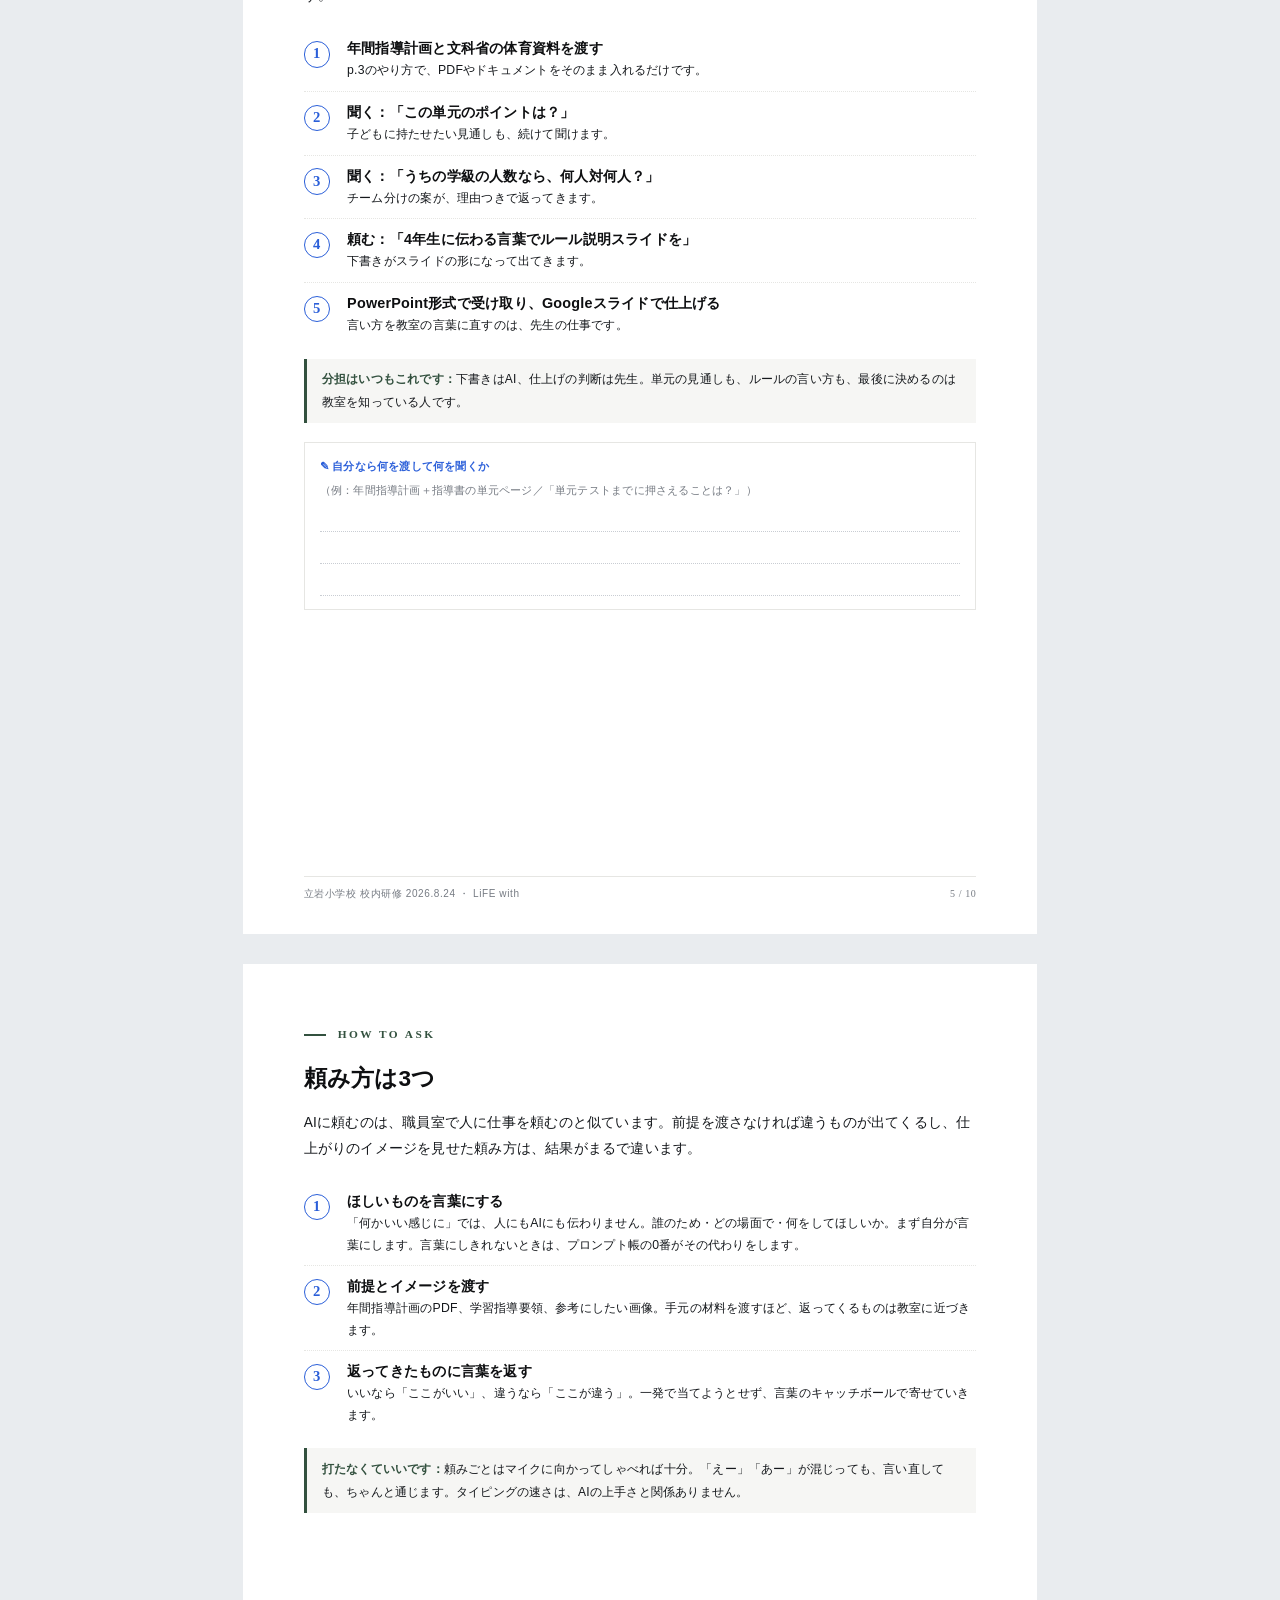
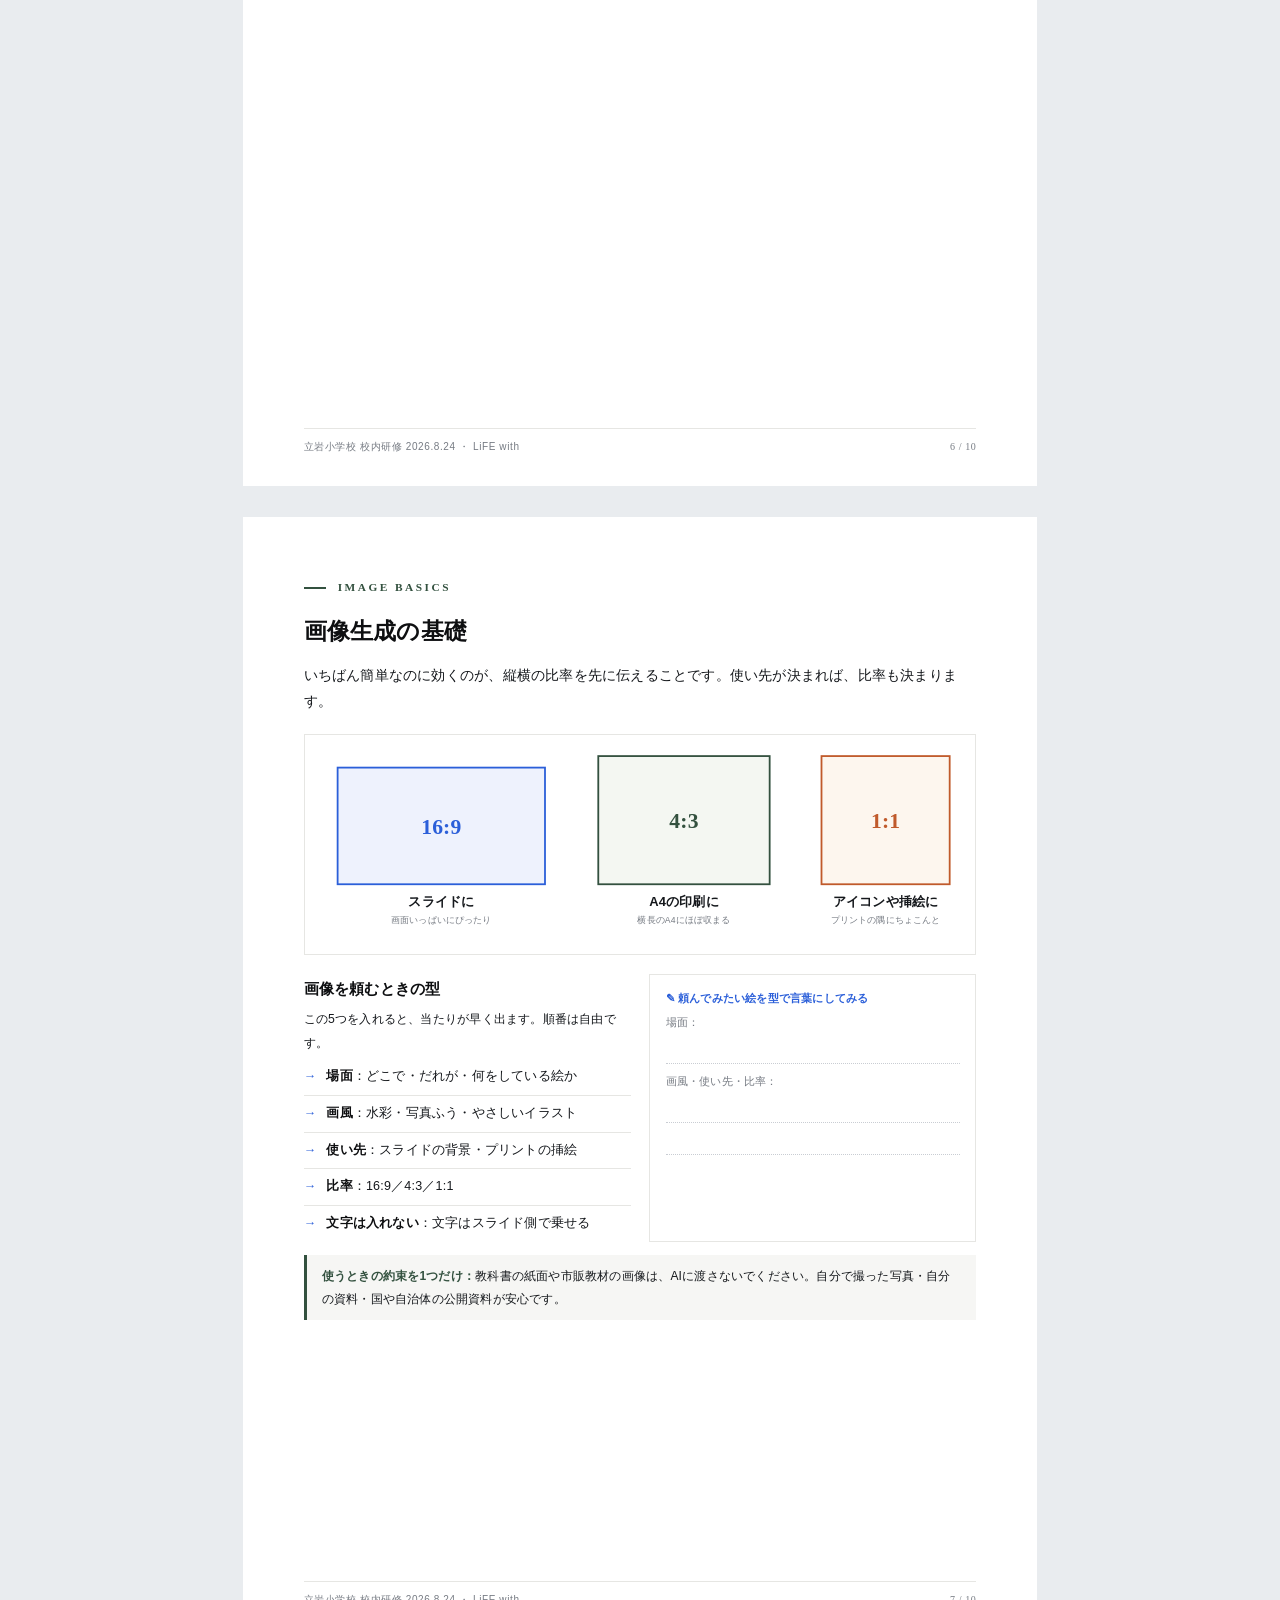
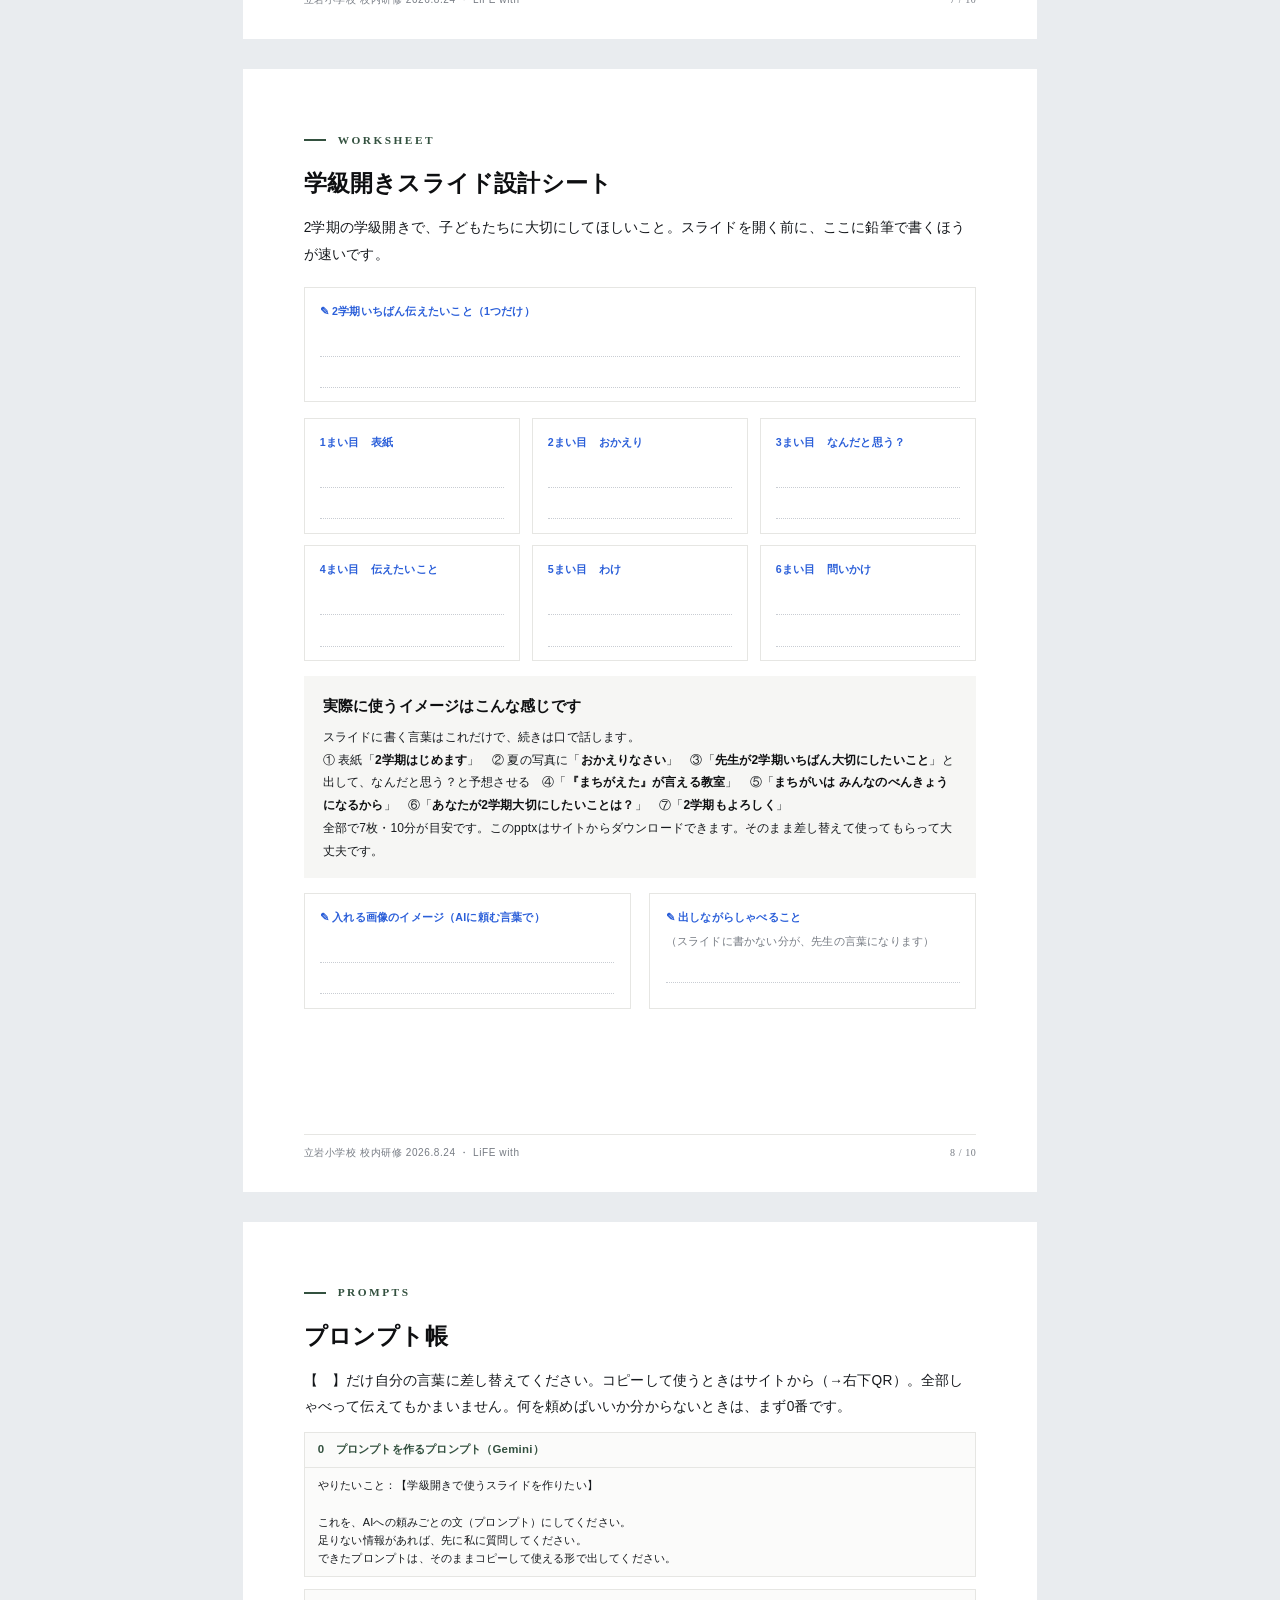
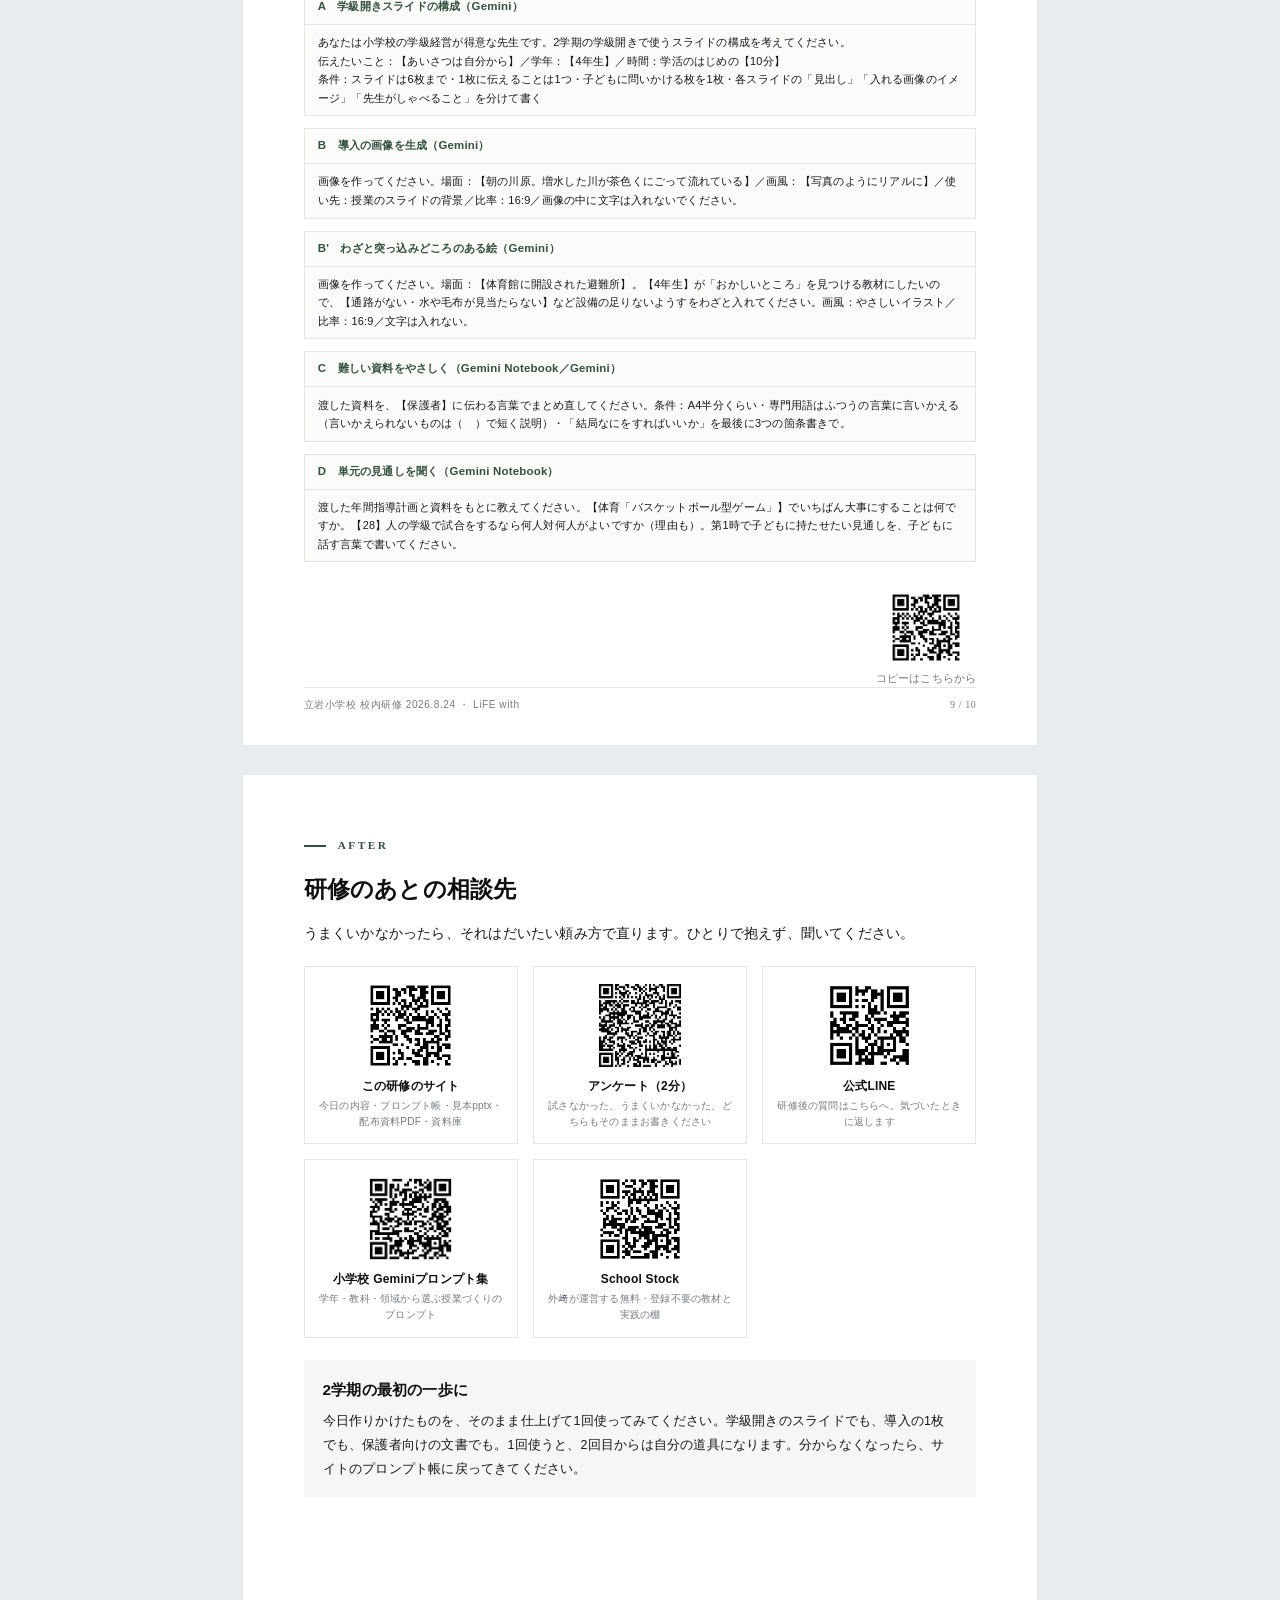
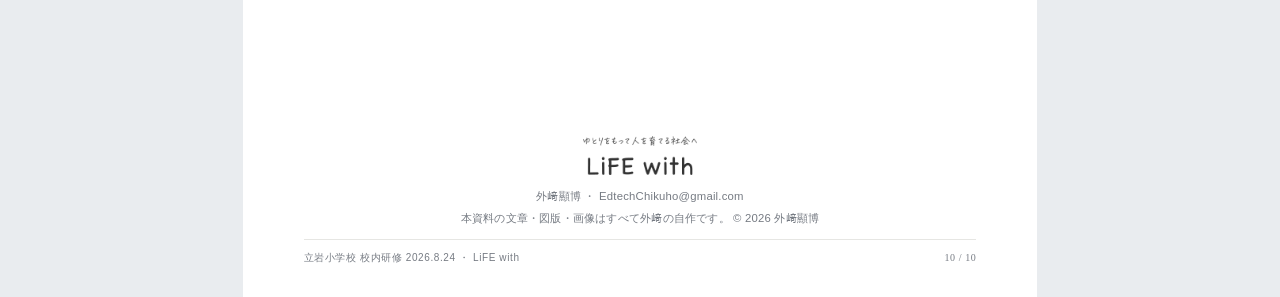
<file: handout/index.html>
<!doctype html>
<html lang="ja">
<head>
<meta charset="utf-8">
<title>配布資料｜立岩小学校 校内研修 2026.8.24</title>
<style>
/* 立岩小 8/24 研修 配布資料（A4縦・10p・カラー・書き込み型）
   規範：スライド・見出しに句読点を使わない（2026-08-21 本人厳命） */
:root{
  --ink:#15181c; --black:#0e0f11; --paper:#ffffff; --wash:#f6f6f4;
  --line:#e6e6e3; --sub:#767b83; --accent:#2b5fd9; --moss:#33513f; --ng:#c05a2b;
  --font-ja:"Hiragino Sans","Hiragino Kaku Gothic ProN","Noto Sans JP",sans-serif;
  --font-en:Georgia,"Times New Roman",serif;
}
*{margin:0;padding:0;box-sizing:border-box}
@page{ size:A4 portrait; margin:0 }
html,body{ background:#e9ecef }
body{ font-family:var(--font-ja); color:var(--ink); font-size:10.3pt; line-height:1.9;
  letter-spacing:.015em; -webkit-print-color-adjust:exact; print-color-adjust:exact }
img{display:block; max-width:100%}
.page{ width:210mm; height:297mm; background:var(--paper); position:relative; overflow:hidden;
  padding:16mm 16mm 18mm; margin:0 auto 8mm; page-break-after:always; break-after:page }
.page:last-child{ page-break-after:auto; margin-bottom:0 }
@media print{ html,body{background:#fff} .page{margin:0} }

.kicker{ font-family:var(--font-en); font-size:8.5pt; letter-spacing:.22em; text-transform:uppercase;
  color:var(--moss); font-weight:700; margin-bottom:4mm; display:flex; align-items:center; gap:3mm }
.kicker::before{ content:""; width:6mm; height:2px; background:var(--moss) }
h2{ font-size:17pt; line-height:1.5; color:var(--black); font-weight:800; margin-bottom:4mm }
h3{ font-size:11.5pt; color:var(--black); font-weight:800; margin-bottom:1.5mm }
.lead{ font-size:10.3pt; margin-bottom:5mm }
strong{ color:var(--black) }
.note{ font-size:8.2pt; color:var(--sub); line-height:1.7 }
.foot{ position:absolute; left:16mm; right:16mm; bottom:8mm; display:flex; justify-content:space-between;
  font-size:7.5pt; color:var(--sub); letter-spacing:.06em; border-top:1px solid var(--line); padding-top:2mm }
.foot .pno{ font-family:var(--font-en) }

.card{ background:var(--wash); padding:4mm 5mm }
.card.white{ background:#fff; border:1px solid var(--line) }
.grid2{ display:grid; grid-template-columns:1fr 1fr; gap:5mm }

/* 番号つき行 */
.mn{ display:grid; grid-template-columns:8mm 1fr; gap:3.5mm; padding:2.4mm 0; align-items:start }
.mn+.mn{ border-top:1px dotted var(--line) }
.mn .no{ font-family:var(--font-en); font-weight:700; font-size:11pt; color:var(--accent);
  border:1.5px solid var(--accent); border-radius:50%; width:7mm; height:7mm;
  display:flex; align-items:center; justify-content:center; margin-top:1mm }
.mn .ttl{ font-weight:800; font-size:10.8pt; color:var(--black); line-height:1.6 }
.mn p{ font-size:9.2pt; line-height:1.75 }

/* 書き込み欄（問いがあるところだけ罫線を引く） */
.write{ border:1.5px solid var(--line); background:#fff; padding:3.5mm 4mm; position:relative }
.write .wl{ font-size:8pt; font-weight:700; color:var(--accent); margin-bottom:1mm }
.write .lines{ display:block }
.write .lines i{ display:block; height:8.4mm; border-bottom:1px dotted #c9cdd3 }
.pencil{ font-size:8pt; color:var(--sub) }

/* 表紙 */
.cover{ padding:0 }
.cover .art{ position:absolute; top:0; left:0; width:210mm; height:297mm; object-fit:cover; object-position:top }
.cover .to{ position:absolute; top:15mm; right:16mm; text-align:right; color:#fff;
  text-shadow:0 1px 6px rgba(20,40,80,.45) }
.cover .to .d{ font-size:9.5pt; letter-spacing:.08em; font-weight:700 }
.cover .to .n{ font-size:16pt; font-weight:800; letter-spacing:.05em; margin-top:1mm }
.cover .body{ position:absolute; left:18mm; right:18mm; top:198mm }
.cover .cap{ font-family:var(--font-en); font-size:9pt; letter-spacing:.24em; text-transform:uppercase;
  color:var(--moss); font-weight:700; margin-bottom:5mm }
.cover h1{ font-size:30pt; line-height:1.5; font-weight:800; color:var(--black); letter-spacing:.03em }
.cover .sub{ margin-top:5mm; font-size:10.5pt; line-height:2.0; max-width:150mm }
.cover .issuer{ position:absolute; left:18mm; right:18mm; bottom:14mm; display:flex;
  justify-content:space-between; align-items:flex-end; border-top:1px solid var(--line); padding-top:3.5mm }
.cover .issuer .who{ font-size:9pt; line-height:1.8 }
.cover .issuer .who b{ font-size:11pt; color:var(--black) }
.cover .issuer .lw{ font-family:var(--font-en); font-style:italic; color:var(--moss); font-size:10pt }

/* 進行表 */
.timeline{ margin-top:4mm }
.tl{ display:grid; grid-template-columns:22mm 8mm 1fr; gap:3mm; padding:2.2mm 0; align-items:baseline }
.tl+.tl{ border-top:1px dotted var(--line) }
.tl .t{ font-family:var(--font-en); font-size:9pt; color:var(--sub); font-weight:700 }
.tl .n{ font-family:var(--font-en); font-size:11pt; color:var(--accent); font-weight:700 }
.tl .b .h{ font-weight:800; font-size:10.5pt; color:var(--black) }
.tl .b .s{ font-size:8.8pt; color:var(--sub) }

/* プロンプト */
.pr{ border:1px solid var(--line); background:#fbfbfa; margin-bottom:3.2mm }
.pr .ph{ padding:1.6mm 3.5mm; border-bottom:1px solid var(--line); font-size:8.6pt; font-weight:800; color:var(--moss) }
.pr pre{ font-family:var(--font-ja); font-size:8.2pt; line-height:1.68; padding:2.2mm 3.5mm;
  white-space:pre-wrap; word-break:break-word; color:var(--ink) }

/* QRカード */
.qrgrid{ display:grid; grid-template-columns:repeat(3,1fr); gap:4mm }
.qr{ border:1px solid var(--line); padding:3.5mm; text-align:center }
.qr img{ width:24mm; height:24mm; margin:0 auto 1.5mm }
.qr .t{ font-weight:800; font-size:9pt; color:var(--black); line-height:1.5 }
.qr .s{ font-size:7.6pt; color:var(--sub); line-height:1.6; margin-top:.8mm }

/* 図版枠 */
.fig{ border:1px solid var(--line); padding:3mm; background:#fff }
.fig img{ width:100% }
.fig .cap{ font-size:8pt; color:var(--sub); margin-top:1.5mm; text-align:center }
.tip{ margin-top:3.5mm; padding:2.5mm 4mm; background:var(--wash); border-left:3px solid var(--moss); font-size:9pt }
.tip b{ color:var(--moss) }
ul.uses{ list-style:none; margin-top:1mm }
ul.uses li{ padding:1.6mm 0 1.6mm 6mm; position:relative; font-size:9.4pt; border-bottom:1px solid var(--line) }
ul.uses li:last-child{ border-bottom:none }
ul.uses li::before{ content:"→"; position:absolute; left:0; color:var(--accent); font-weight:700 }
</style>
</head>
<body>

<!-- ===== p1 表紙 ===== -->
<div class="page cover">
  <img class="art" src="img/hyoshi_madobe_natsu.png" alt="">
  <div class="to">
    <div class="d">2026年8月24日（月）校内研修</div>
    <div class="n">立岩小学校の先生方へ</div>
  </div>
  <div class="body">
    <div class="cap">Gemini &amp; Gemini Notebook ・ Hands-on</div>
    <h1>画像生成のコツ</h1>
    <p class="sub">AIをうまく使いこなすための60分です。GeminiとGemini Notebookの実践例を見て、あとはたっぷり触ります。この資料は、聞きながら書き込んで、2学期の教室にそのまま持っていける形にしてあります。</p>
  </div>
  <div class="issuer">
    <div class="who"><b>外﨑 顯博</b>（とざき あきひろ）<br>飯塚市立菰田小学校 ・ GEG Chikuho 共同リーダー</div>
    <img src="img/logo.png" alt="LiFE with" style="width:36mm; height:auto">
  </div>
</div>

<!-- ===== p2 今日の地図 ===== -->
<div class="page">
  <div class="kicker">Map</div>
  <h2>今日の地図</h2>
  <p class="lead">やることは2つです。</p>
  <div class="grid2">
    <div class="card">
      <h3>① 実践例を見る</h3>
      <p style="font-size:9.4pt">画像生成で単元の導入をつくる例と、Gemini Notebookで体育の準備をする例。どちらも、ふだんの授業準備の話です。</p>
    </div>
    <div class="card">
      <h3>② 触る</h3>
      <p style="font-size:9.4pt">3つの題材（学級開き・授業の導入・解説系）から1つ選んで、自分の教室のために作ります。</p>
    </div>
  </div>

  <div class="kicker" style="margin-top:7mm">60 minutes</div>
  <div class="timeline">
    <div class="tl"><div class="t">0–5</div><div class="n">1</div><div class="b"><span class="h">今日のゴール</span>　<span class="s">下の4つを確認します</span></div></div>
    <div class="tl"><div class="t">5–20</div><div class="n">2</div><div class="b"><span class="h">実践例を2本</span>　<span class="s">画像生成 ／ Gemini Notebook</span></div></div>
    <div class="tl"><div class="t">20–25</div><div class="n">3</div><div class="b"><span class="h">頼み方のコツ</span>　<span class="s">言葉にする・渡す・言葉を返す（→p.6）</span></div></div>
    <div class="tl"><div class="t">25–50</div><div class="n">4</div><div class="b"><span class="h">触る時間</span>　<span class="s">3つから1つ。プロンプトはサイトからコピーできます</span></div></div>
    <div class="tl"><div class="t">50–60</div><div class="n">5</div><div class="b"><span class="h">見せ合い・まとめ</span>　<span class="s">今日できたものを見せ合います</span></div></div>
  </div>

  <h3 style="margin-top:7mm">研修が終わったときの姿</h3>
  <p style="font-size:9.4pt; margin-bottom:2mm">終わったとき、先生方がこうなっていたらいいなと思っています。</p>
  <ul class="uses">
    <li>画像生成を自分の手で経験している</li>
    <li>Gemini Notebookで資料をやさしくまとめられる</li>
    <li>スライドの見た目のルールがちょっと分かる</li>
    <li>学級開きで「こんなことしよう」が1つ浮かんでいる</li>
  </ul>

  <div class="write" style="margin-top:6mm">
    <div class="wl">✎ 今日いちばん持ち帰りたいもの</div>
    <p class="pencil">（始まる前の気持ちでかまいません。終わったら見返してみてください）</p>
    <span class="lines"><i></i><i></i></span>
  </div>
  <div class="foot"><span>立岩小学校 校内研修 2026.8.24 ・ LiFE with</span><span class="pno">2 / 10</span></div>
</div>

<!-- ===== p3 GeminiとGemini Notebook ===== -->
<div class="page">
  <div class="kicker">Tools</div>
  <h2>GeminiとGemini Notebook</h2>
  <p class="lead">まず今日の道具の紹介です。どちらも先生のGoogleアカウントで使えます。</p>

  <div class="grid2">
    <div class="card">
      <h3>Gemini</h3>
      <p style="font-size:9.3pt">なんでも相談できるAIです。文章を書く・アイデアを出す・<strong>画像を作る</strong>まで、ここでできます。今日の画像生成はこちらを使います。</p>
      <p class="note" style="margin-top:2mm">gemini.google.com</p>
    </div>
    <div class="card">
      <h3>Gemini Notebook</h3>
      <p style="font-size:9.3pt"><strong>渡した資料の中だけから答える</strong>AIです。ネット全体から適当に答えないので、学校の資料を扱うのに向いています。要約・スライドの下書き・音声の解説ができます。</p>
      <p class="note" style="margin-top:2mm">notebooklm.google.com</p>
    </div>
  </div>

  <h3 style="margin-top:7mm">Gemini Notebookの基本のやり方</h3>
  <div class="mn"><div class="no">1</div><div><div class="ttl">notebooklm.google.com を開く</div><p>先生のGoogleアカウントでログインします。</p></div></div>
  <div class="mn"><div class="no">2</div><div><div class="ttl">「新規作成」を押す</div><p>ノートが1冊できます。単元ごと・仕事ごとに分けると探しやすいです。</p></div></div>
  <div class="mn"><div class="no">3</div><div><div class="ttl">資料をアップロードする</div><p>PDFやドキュメントを画面にドラッグするだけです。GoogleドライブやURLからも入れられます。これが「ソース」になります。</p></div></div>
  <div class="mn"><div class="no">4</div><div><div class="ttl">聞きたいことを書く</div><p>下の入力欄にふつうの言葉で書きます。マイクを使ってしゃべってもかまいません。</p></div></div>

  <div class="tip"><b>プロンプトとは：</b>AIへの頼みごとの文のことです。むずかしい呪文ではありません。ほしいものを言葉にした、ふつうのお願いです。うまく書けないときは、プロンプト帳の0番「プロンプトを作るプロンプト」（p.9）から始めてください。</div>
  <div class="foot"><span>立岩小学校 校内研修 2026.8.24 ・ LiFE with</span><span class="pno">3 / 10</span></div>
</div>

<!-- ===== p4 実践例1 ===== -->
<div class="page">
  <div class="kicker">Case 1 ・ Image generation</div>
  <h2>実践例1　画像生成を授業の入口に</h2>
  <p class="lead">AIの画像生成はまだ不十分です。よく見るとおかしいところがあります。授業では、あえてそこを使うことも考えています。4年社会「水害からくらしを守る」の導入で、避難所のイラストをAIに描かせました。頼んだ言葉と、返ってきた絵を、そのまま載せます。</p>

  <div class="pr">
    <div class="ph">頼んだ言葉（プロンプト原文）</div>
    <pre>画像を作ってください。
場面：体育館に開設された避難所。人が過ごしている
ねらい：4年生が「おかしいところ」を見つける教材にしたいので、
通路がない・水や毛布が見当たらない・間仕切りがない など、
設備の足りないようすをわざと入れてください。
画風：やさしいイラスト　比率：16:9　文字は入れないでください。</pre>
  </div>

  <div class="fig" style="max-width:124mm; margin:0 auto">
    <img src="img/hinanjo_demo.png" alt="設備の足りない避難所のイラスト">
    <div class="cap">返ってきた絵です。ぱっと見はきれいですが、よく見ると足りないものがあります</div>
  </div>

  <div class="grid2" style="margin-top:4mm">
    <div class="card">
      <h3>教室での出し方</h3>
      <p style="font-size:9.2pt">この絵を16:9でどんと映して、ひとこと。<br><strong>「この絵、へんなところはない？」</strong><br>気づいた数だけ、単元で調べたいことが生まれます。「10点満点なら何点？」まで進めば、単元の終わりの課題になります。</p>
    </div>
    <div class="write">
      <div class="wl">✎ 自分の教科や単元でやるなら</div>
      <p class="pencil">（わざと不十分な絵が効きそうな場面はありますか）</p>
      <span class="lines"><i></i><i></i><i></i></span>
    </div>
  </div>
  <div class="foot"><span>立岩小学校 校内研修 2026.8.24 ・ LiFE with</span><span class="pno">4 / 10</span></div>
</div>

<!-- ===== p5 実践例2 ===== -->
<div class="page">
  <div class="kicker">Case 2 ・ Gemini Notebook</div>
  <h2>実践例2　Gemini Notebookで体育の準備</h2>
  <p class="lead">学校の資料を渡せば、学校の言葉で返ってきます。体育「バスケットボール型ゲーム」の準備を例にします。</p>

  <div class="mn"><div class="no">1</div><div><div class="ttl">年間指導計画と文科省の体育資料を渡す</div><p>p.3のやり方で、PDFやドキュメントをそのまま入れるだけです。</p></div></div>
  <div class="mn"><div class="no">2</div><div><div class="ttl">聞く：「この単元のポイントは？」</div><p>子どもに持たせたい見通しも、続けて聞けます。</p></div></div>
  <div class="mn"><div class="no">3</div><div><div class="ttl">聞く：「うちの学級の人数なら、何人対何人？」</div><p>チーム分けの案が、理由つきで返ってきます。</p></div></div>
  <div class="mn"><div class="no">4</div><div><div class="ttl">頼む：「4年生に伝わる言葉でルール説明スライドを」</div><p>下書きがスライドの形になって出てきます。</p></div></div>
  <div class="mn"><div class="no">5</div><div><div class="ttl">PowerPoint形式で受け取り、Googleスライドで仕上げる</div><p>言い方を教室の言葉に直すのは、先生の仕事です。</p></div></div>

  <div class="tip"><b>分担はいつもこれです：</b>下書きはAI、仕上げの判断は先生。単元の見通しも、ルールの言い方も、最後に決めるのは教室を知っている人です。</div>

  <div class="write" style="margin-top:5mm">
    <div class="wl">✎ 自分なら何を渡して何を聞くか</div>
    <p class="pencil">（例：年間指導計画＋指導書の単元ページ／「単元テストまでに押さえることは？」）</p>
    <span class="lines"><i></i><i></i><i></i></span>
  </div>
  <div class="foot"><span>立岩小学校 校内研修 2026.8.24 ・ LiFE with</span><span class="pno">5 / 10</span></div>
</div>

<!-- ===== p6 頼み方 ===== -->
<div class="page">
  <div class="kicker">How to ask</div>
  <h2>頼み方は3つ</h2>
  <p class="lead">AIに頼むのは、職員室で人に仕事を頼むのと似ています。前提を渡さなければ違うものが出てくるし、仕上がりのイメージを見せた頼み方は、結果がまるで違います。</p>

  <div class="mn"><div class="no">1</div><div><div class="ttl">ほしいものを言葉にする</div><p>「何かいい感じに」では、人にもAIにも伝わりません。誰のため・どの場面で・何をしてほしいか。まず自分が言葉にします。言葉にしきれないときは、プロンプト帳の0番がその代わりをします。</p></div></div>
  <div class="mn"><div class="no">2</div><div><div class="ttl">前提とイメージを渡す</div><p>年間指導計画のPDF、学習指導要領、参考にしたい画像。手元の材料を渡すほど、返ってくるものは教室に近づきます。</p></div></div>
  <div class="mn"><div class="no">3</div><div><div class="ttl">返ってきたものに言葉を返す</div><p>いいなら「ここがいい」、違うなら「ここが違う」。一発で当てようとせず、言葉のキャッチボールで寄せていきます。</p></div></div>

  <div class="tip"><b>打たなくていいです：</b>頼みごとはマイクに向かってしゃべれば十分。「えー」「あー」が混じっても、言い直しても、ちゃんと通じます。タイピングの速さは、AIの上手さと関係ありません。</div>
  <div class="foot"><span>立岩小学校 校内研修 2026.8.24 ・ LiFE with</span><span class="pno">6 / 10</span></div>
</div>

<!-- ===== p7 画像生成の基礎 ===== -->
<div class="page">
  <div class="kicker">Image basics</div>
  <h2>画像生成の基礎</h2>
  <p class="lead">いちばん簡単なのに効くのが、縦横の比率を先に伝えることです。使い先が決まれば、比率も決まります。</p>

  <div class="fig">
    <svg viewBox="0 0 900 260" xmlns="http://www.w3.org/2000/svg" style="width:100%">
      <g>
        <rect x="30" y="30" width="288" height="162" fill="#eef2fd" stroke="#2b5fd9" stroke-width="2.5"/>
        <text x="174" y="122" font-size="30" fill="#2b5fd9" text-anchor="middle" font-family="Georgia" font-weight="bold">16:9</text>
        <text x="174" y="222" font-size="18" fill="#15181c" text-anchor="middle" font-weight="bold">スライドに</text>
        <text x="174" y="246" font-size="12" fill="#767b83" text-anchor="middle">画面いっぱいにぴったり</text>
      </g>
      <g>
        <rect x="392" y="14" width="238" height="178" fill="#f4f7f2" stroke="#33513f" stroke-width="2.5"/>
        <text x="511" y="114" font-size="30" fill="#33513f" text-anchor="middle" font-family="Georgia" font-weight="bold">4:3</text>
        <text x="511" y="222" font-size="18" fill="#15181c" text-anchor="middle" font-weight="bold">A4の印刷に</text>
        <text x="511" y="246" font-size="12" fill="#767b83" text-anchor="middle">横長のA4にほぼ収まる</text>
      </g>
      <g>
        <rect x="702" y="14" width="178" height="178" fill="#fdf6ee" stroke="#c05a2b" stroke-width="2.5"/>
        <text x="791" y="114" font-size="30" fill="#c05a2b" text-anchor="middle" font-family="Georgia" font-weight="bold">1:1</text>
        <text x="791" y="222" font-size="18" fill="#15181c" text-anchor="middle" font-weight="bold">アイコンや挿絵に</text>
        <text x="791" y="246" font-size="12" fill="#767b83" text-anchor="middle">プリントの隅にちょこんと</text>
      </g>
    </svg>
  </div>

  <div class="grid2" style="margin-top:5mm">
    <div>
      <h3>画像を頼むときの型</h3>
      <p style="font-size:9.2pt; margin-bottom:1mm">この5つを入れると、当たりが早く出ます。順番は自由です。</p>
      <ul class="uses">
        <li><strong>場面</strong>：どこで・だれが・何をしている絵か</li>
        <li><strong>画風</strong>：水彩・写真ふう・やさしいイラスト</li>
        <li><strong>使い先</strong>：スライドの背景・プリントの挿絵</li>
        <li><strong>比率</strong>：16:9／4:3／1:1</li>
        <li><strong>文字は入れない</strong>：文字はスライド側で乗せる</li>
      </ul>
    </div>
    <div class="write">
      <div class="wl">✎ 頼んでみたい絵を型で言葉にしてみる</div>
      <p class="pencil">場面：</p>
      <span class="lines"><i></i></span>
      <p class="pencil" style="margin-top:2mm">画風・使い先・比率：</p>
      <span class="lines"><i></i><i></i></span>
    </div>
  </div>

  <div class="tip"><b>使うときの約束を1つだけ：</b>教科書の紙面や市販教材の画像は、AIに渡さないでください。自分で撮った写真・自分の資料・国や自治体の公開資料が安心です。</div>
  <div class="foot"><span>立岩小学校 校内研修 2026.8.24 ・ LiFE with</span><span class="pno">7 / 10</span></div>
</div>

<!-- ===== p8 学級開き設計シート ===== -->
<div class="page">
  <div class="kicker">Worksheet</div>
  <h2>学級開きスライド設計シート</h2>
  <p class="lead">2学期の学級開きで、子どもたちに大切にしてほしいこと。スライドを開く前に、ここに鉛筆で書くほうが速いです。</p>

  <div class="write">
    <div class="wl">✎ 2学期いちばん伝えたいこと（1つだけ）</div>
    <span class="lines"><i></i><i></i></span>
  </div>

  <div style="display:grid; grid-template-columns:1fr 1fr 1fr; gap:3mm; margin-top:4mm">
    <div class="write"><div class="wl">1まい目　表紙</div><span class="lines"><i></i><i></i></span></div>
    <div class="write"><div class="wl">2まい目　おかえり</div><span class="lines"><i></i><i></i></span></div>
    <div class="write"><div class="wl">3まい目　なんだと思う？</div><span class="lines"><i></i><i></i></span></div>
    <div class="write"><div class="wl">4まい目　伝えたいこと</div><span class="lines"><i></i><i></i></span></div>
    <div class="write"><div class="wl">5まい目　わけ</div><span class="lines"><i></i><i></i></span></div>
    <div class="write"><div class="wl">6まい目　問いかけ</div><span class="lines"><i></i><i></i></span></div>
  </div>

  <div class="card" style="margin-top:4mm">
    <h3>実際に使うイメージはこんな感じです</h3>
    <p style="font-size:9pt; line-height:1.9">スライドに書く言葉はこれだけで、続きは口で話します。<br>
    ① 表紙「<strong>2学期はじめます</strong>」　② 夏の写真に「<strong>おかえりなさい</strong>」　③「<strong>先生が2学期いちばん大切にしたいこと</strong>」と出して、なんだと思う？と予想させる　④「<strong>『まちがえた』が言える教室</strong>」　⑤「<strong>まちがいは みんなのべんきょうになるから</strong>」　⑥「<strong>あなたが2学期大切にしたいことは？</strong>」　⑦「<strong>2学期もよろしく</strong>」<br>
    全部で7枚・10分が目安です。このpptxはサイトからダウンロードできます。そのまま差し替えて使ってもらって大丈夫です。</p>
  </div>

  <div class="grid2" style="margin-top:4mm">
    <div class="write">
      <div class="wl">✎ 入れる画像のイメージ（AIに頼む言葉で）</div>
      <span class="lines"><i></i><i></i></span>
    </div>
    <div class="write">
      <div class="wl">✎ 出しながらしゃべること</div>
      <p class="pencil">（スライドに書かない分が、先生の言葉になります）</p>
      <span class="lines"><i></i></span>
    </div>
  </div>
  <div class="foot"><span>立岩小学校 校内研修 2026.8.24 ・ LiFE with</span><span class="pno">8 / 10</span></div>
</div>

<!-- ===== p9 プロンプト帳 ===== -->
<div class="page">
  <div class="kicker">Prompts</div>
  <h2>プロンプト帳</h2>
  <p class="lead" style="margin-bottom:3mm">【　】だけ自分の言葉に差し替えてください。コピーして使うときはサイトから（→右下QR）。全部しゃべって伝えてもかまいません。何を頼めばいいか分からないときは、まず0番です。</p>

  <div class="pr"><div class="ph">0　プロンプトを作るプロンプト（Gemini）</div>
  <pre>やりたいこと：【学級開きで使うスライドを作りたい】

これを、AIへの頼みごとの文（プロンプト）にしてください。
足りない情報があれば、先に私に質問してください。
できたプロンプトは、そのままコピーして使える形で出してください。</pre></div>

  <div class="pr"><div class="ph">A　学級開きスライドの構成（Gemini）</div>
  <pre>あなたは小学校の学級経営が得意な先生です。2学期の学級開きで使うスライドの構成を考えてください。
伝えたいこと：【あいさつは自分から】／学年：【4年生】／時間：学活のはじめの【10分】
条件：スライドは6枚まで・1枚に伝えることは1つ・子どもに問いかける枚を1枚・各スライドの「見出し」「入れる画像のイメージ」「先生がしゃべること」を分けて書く</pre></div>

  <div class="pr"><div class="ph">B　導入の画像を生成（Gemini）</div>
  <pre>画像を作ってください。場面：【朝の川原。増水した川が茶色くにごって流れている】／画風：【写真のようにリアルに】／使い先：授業のスライドの背景／比率：16:9／画像の中に文字は入れないでください。</pre></div>

  <div class="pr"><div class="ph">B'　わざと突っ込みどころのある絵（Gemini）</div>
  <pre>画像を作ってください。場面：【体育館に開設された避難所】。【4年生】が「おかしいところ」を見つける教材にしたいので、【通路がない・水や毛布が見当たらない】など設備の足りないようすをわざと入れてください。画風：やさしいイラスト／比率：16:9／文字は入れない。</pre></div>

  <div class="pr"><div class="ph">C　難しい資料をやさしく（Gemini Notebook／Gemini）</div>
  <pre>渡した資料を、【保護者】に伝わる言葉でまとめ直してください。条件：A4半分くらい・専門用語はふつうの言葉に言いかえる（言いかえられないものは（　）で短く説明）・「結局なにをすればいいか」を最後に3つの箇条書きで。</pre></div>

  <div class="pr"><div class="ph">D　単元の見通しを聞く（Gemini Notebook）</div>
  <pre>渡した年間指導計画と資料をもとに教えてください。【体育「バスケットボール型ゲーム」】でいちばん大事にすることは何ですか。【28】人の学級で試合をするなら何人対何人がよいですか（理由も）。第1時で子どもに持たせたい見通しを、子どもに話す言葉で書いてください。</pre></div>

  <div style="position:absolute; right:16mm; bottom:15mm; text-align:center">
    <img src="qr/site.png" alt="研修サイトQR" style="width:20mm; height:20mm; margin:0 auto 1mm">
    <div class="note">コピーはこちらから</div>
  </div>
  <div class="foot"><span>立岩小学校 校内研修 2026.8.24 ・ LiFE with</span><span class="pno">9 / 10</span></div>
</div>

<!-- ===== p10 うら表紙 ===== -->
<div class="page">
  <div class="kicker">After</div>
  <h2>研修のあとの相談先</h2>
  <p class="lead">うまくいかなかったら、それはだいたい頼み方で直ります。ひとりで抱えず、聞いてください。</p>

  <div class="qrgrid">
    <div class="qr"><img src="qr/site.png" alt=""><div class="t">この研修のサイト</div><div class="s">今日の内容・プロンプト帳・見本pptx・配布資料PDF・資料庫</div></div>
    <div class="qr"><img src="qr/form.png" alt=""><div class="t">アンケート（2分）</div><div class="s">試さなかった、うまくいかなかった、どちらもそのままお書きください</div></div>
    <div class="qr"><img src="qr/line.png" alt=""><div class="t">公式LINE</div><div class="s">研修後の質問はこちらへ。気づいたときに返します</div></div>
  </div>

  <div class="qrgrid" style="margin-top:4mm">
    <div class="qr"><img src="qr/prompts_es.png" alt=""><div class="t">小学校 Geminiプロンプト集</div><div class="s">学年・教科・領域から選ぶ授業づくりのプロンプト</div></div>
    <div class="qr"><img src="qr/schoolstock.png" alt=""><div class="t">School Stock</div><div class="s">外﨑が運営する無料・登録不要の教材と実践の棚</div></div>
    <div class="qr" style="border:none"></div>
  </div>

  <div class="card" style="margin-top:6mm">
    <h3>2学期の最初の一歩に</h3>
    <p style="font-size:9.4pt">今日作りかけたものを、そのまま仕上げて1回使ってみてください。学級開きのスライドでも、導入の1枚でも、保護者向けの文書でも。1回使うと、2回目からは自分の道具になります。分からなくなったら、サイトのプロンプト帳に戻ってきてください。</p>
  </div>

  <div style="position:absolute; left:16mm; right:16mm; bottom:18mm; text-align:center; font-size:8.5pt; color:var(--sub)">
    <img src="img/logo.png" alt="LiFE with" style="width:30mm; height:auto; margin:0 auto 3mm">
    外﨑顯博 ・ EdtechChikuho@gmail.com<br>
    本資料の文章・図版・画像はすべて外﨑の自作です。 © 2026 外﨑顯博
  </div>
  <div class="foot"><span>立岩小学校 校内研修 2026.8.24 ・ LiFE with</span><span class="pno">10 / 10</span></div>
</div>

</body>
</html>
</file>
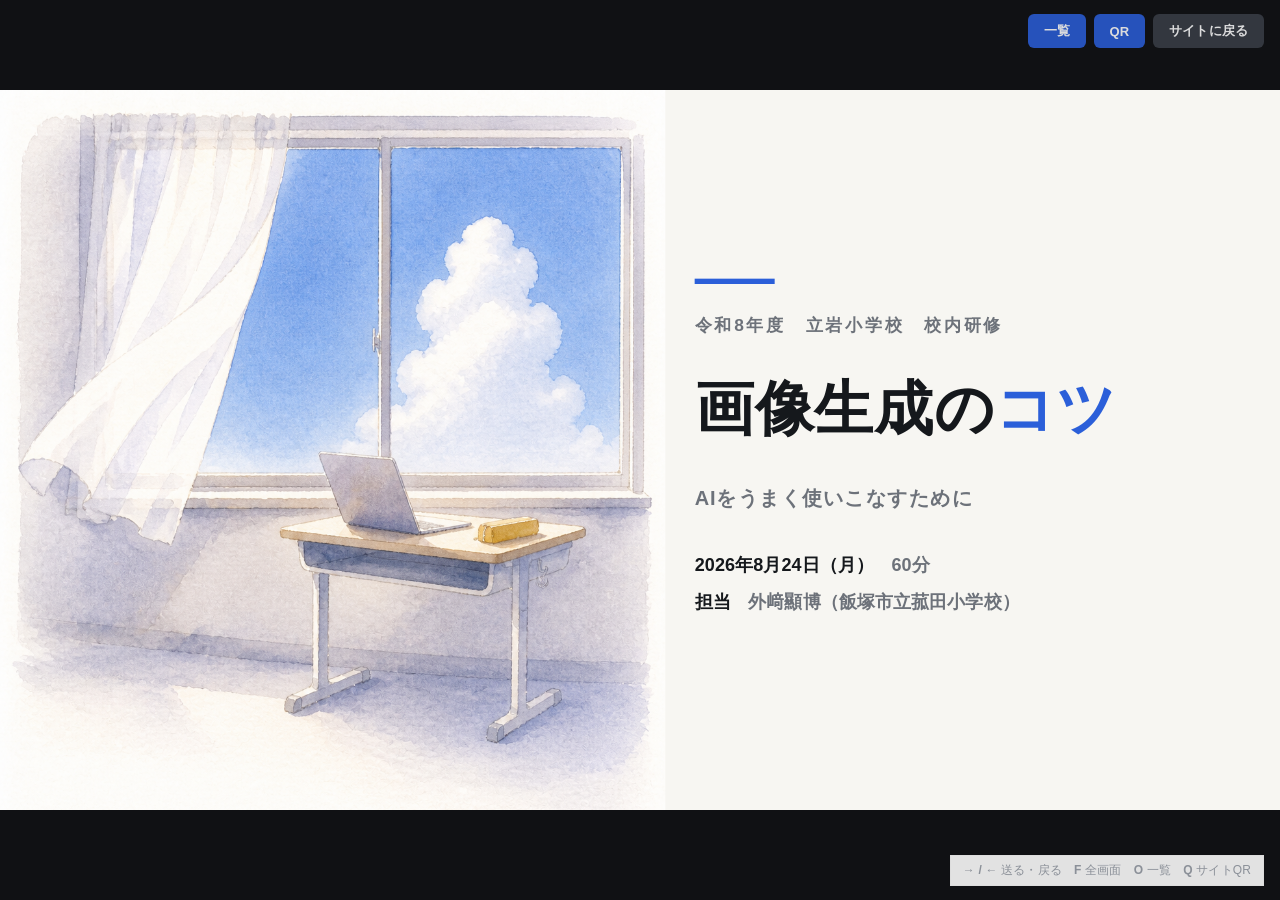
<file: slide/index.html>
<!doctype html>
<html lang="ja">
<head>
<meta charset="utf-8">
<meta name="viewport" content="width=device-width, initial-scale=1">
<title>立岩小学校 校内研修 投映スライド（2026.8.24）</title>
<meta name="description" content="立岩小学校 校内研修（60分）の投映用スライド。16:9。">
<style>
:root{
  --ink:#15181c; --accent:#2b5fd9; --paper:#f7f6f2; --sub:#8a8f97;
  --font-ja:"Hiragino Sans","Hiragino Kaku Gothic ProN","Noto Sans JP",sans-serif;
  --font-en:Georgia,"Times New Roman",serif;
}
*{box-sizing:border-box;margin:0;padding:0}
html,body{height:100%}
body{background:#101114; font-family:var(--font-ja); color:var(--ink);
  letter-spacing:.01em; -webkit-font-smoothing:antialiased; overflow:hidden}

#stage{position:absolute; left:0; top:0; width:1920px; height:1080px; transform-origin:0 0}
.slide{position:absolute; inset:0; width:1920px; height:1080px; background:var(--paper);
  display:none; overflow:hidden}
.slide.on{display:block}

.slide::before{content:""; position:absolute; left:0; top:0; right:0; height:14px; background:var(--accent)}
.slide.noband::before{display:none}
.tag{position:absolute; left:64px; top:52px; font-size:24px; font-weight:800; color:var(--ink);
  letter-spacing:.02em; display:flex; align-items:baseline; gap:18px}
.tag span{font-family:var(--font-en); font-size:19px; color:var(--sub); font-weight:700;
  letter-spacing:.08em; border-left:2px solid #d5d5d0; padding-left:18px}

.mid{position:absolute; inset:0; display:flex; flex-direction:column;
  align-items:center; justify-content:center; text-align:center; padding:0 120px; gap:44px}
.mid.left{align-items:flex-start; text-align:left; padding:0 140px}
h1{font-size:96px; line-height:1.5; font-weight:800; color:var(--ink); letter-spacing:.02em}
h1 .a{color:var(--accent)}
h1 .box{display:inline-block; background:var(--accent); color:#fff; padding:2px 34px; margin:0 10px;
  border-radius:4px}
h1.accent{color:var(--accent)}
.sub{font-size:34px; color:var(--sub); font-weight:700; letter-spacing:.04em; line-height:1.8}

.list{position:absolute; inset:0; display:flex; flex-direction:column; justify-content:center;
  padding:0 220px; gap:64px}
.list .li{font-size:62px; font-weight:800; line-height:1.4}
.list .li b{color:var(--accent)}
.bottomline{position:absolute; left:0; right:0; bottom:100px; text-align:center;
  font-size:40px; font-weight:800; color:var(--accent)}

.door{position:absolute; inset:0; display:flex; align-items:center; padding:0 150px; gap:90px}
.door .n{font-family:var(--font-en); font-size:340px; line-height:.8; color:var(--accent); font-weight:700}
.door .t h1{font-size:110px}
.door .t .sub{margin-top:26px}
.lhead{position:absolute; left:220px; top:150px; font-size:46px; font-weight:800; color:var(--accent)}

.three{position:absolute; left:120px; right:120px; top:0; bottom:0; display:flex;
  align-items:center; justify-content:center; gap:56px}
.three .c{flex:1; text-align:center}
.three .c .k{font-family:var(--font-en); font-size:44px; color:var(--accent); font-weight:700;
  letter-spacing:.1em; margin-bottom:26px}
.three .c h2{font-size:54px; font-weight:800; line-height:1.3; white-space:nowrap}
.three .c p{font-size:29px; color:var(--sub); font-weight:700; margin-top:22px; line-height:1.6}
.three .c .rbox{margin:0 auto 26px; border:6px solid var(--accent); background:#eef2fd;
  display:flex; align-items:center; justify-content:center; font-family:var(--font-en);
  font-size:52px; font-weight:700; color:var(--accent)}
.three .c:nth-child(2) .rbox{border-color:#33513f; background:#f4f7f2; color:#33513f}
.three .c:nth-child(3) .rbox{border-color:#c05a2b; background:#fdf6ee; color:#c05a2b}

/* 表紙：絵は左・題字は右の紙面 */
.cover-art{position:absolute; left:0; top:0; bottom:0; width:52%; object-fit:cover; object-position:center top}
.cover-l{position:absolute; right:110px; top:0; bottom:0; width:40%; display:flex;
  flex-direction:column; justify-content:center; gap:44px}
.cover-l .kicker{font-size:26px; letter-spacing:.14em; color:#6d727a; font-weight:800}
.cover-l h1{font-size:88px; line-height:1.45}
.cover-l .meta{font-size:27px; color:#6d727a; font-weight:700; line-height:2.1}
.cover-l .meta b{color:var(--ink); margin-right:26px}
.rule{width:120px; height:8px; background:var(--accent)}

/* 画像スライド */
.pic{position:absolute; left:120px; top:130px; bottom:130px; width:56%;
  display:flex; align-items:center; justify-content:center}
.pic img{max-width:100%; max-height:100%; border:1px solid #ddd; background:#fff}
.pic-r{position:absolute; right:110px; top:0; bottom:0; width:32%; display:flex;
  flex-direction:column; justify-content:center; gap:40px}
.pic-r h1{font-size:72px}
.pic-r .sub{font-size:30px}

.qr-row{display:flex; align-items:center; gap:40px; margin-top:10px}
.qr-row img{width:200px; height:200px; background:#fff; padding:10px; border-radius:4px}
.qr-row .u{font-family:"SF Mono",Menlo,monospace; font-size:26px; color:var(--accent)}
.qr-row .d{font-size:30px; font-weight:800; margin-bottom:12px}

.jump{position:absolute; right:64px; bottom:56px; font-size:22px; font-weight:800;
  color:var(--accent); text-decoration:none; border:2px solid var(--accent);
  padding:10px 22px; border-radius:6px; background:#fff}

/* QRワンタッチ表示 */
#qrov{position:fixed; inset:0; background:rgba(16,17,20,.94); z-index:100; display:none;
  align-items:center; justify-content:center; flex-direction:column; gap:28px; cursor:pointer}
#qrov.on{display:flex}
#qrov img{width:min(62vh,62vw); background:#fff; padding:24px; border-radius:8px}
#qrov .u{font-family:"SF Mono",Menlo,monospace; font-size:min(3.4vh,28px); color:#fff}
#ctrl{position:fixed; right:16px; top:14px; z-index:95; display:flex; gap:8px}
#ctrl .cb{font-family:var(--font-ja); font-size:13px; font-weight:800; color:#fff; background:var(--accent);
  border:none; border-radius:6px; padding:8px 16px; cursor:pointer; opacity:.85; text-decoration:none; display:inline-block}
#ctrl .cb.ghost{background:#3a3f47}
#ctrl .cb:hover{opacity:1}

#grid{position:fixed; inset:0; background:#efeeea; z-index:80; display:none; overflow:auto; padding:34px}
#grid.on{display:block}
#grid .gg{display:grid; grid-template-columns:repeat(auto-fill,minmax(230px,1fr)); gap:14px}
#grid .gi{background:#fff; border:1px solid #ddd; cursor:pointer; padding:14px 15px}
#grid .gi.cur{outline:3px solid var(--accent)}
#grid .gi .n{font-family:var(--font-en); font-size:13px; color:var(--sub); font-weight:700}
#grid .gi h4{font-size:15px; font-weight:800; margin-top:6px; line-height:1.45}
#help{position:fixed; right:16px; bottom:14px; z-index:90; font-size:12px; color:#8b9098;
  background:rgba(255,255,255,.88); padding:6px 12px; border:1px solid #ddd; transition:opacity .4s}
#help.hide{opacity:0}

@media print{
  html,body{height:auto; background:#fff; overflow:visible}
  #stage{position:static; width:1920px; height:auto; transform:none!important}
  .slide{position:relative; display:block!important; width:1920px; height:1080px;
    page-break-after:always; break-after:page;
    -webkit-print-color-adjust:exact; print-color-adjust:exact}
  .slide:last-child{page-break-after:auto}
  #grid,#help,#qrbtn,#qrov{display:none!important}
  @page{size:1920px 1080px; margin:0}
}
</style>
</head>
<body>
<div id="stage">

<!-- 1 表紙 -->
<section class="slide noband" data-step="表紙">
  <img class="cover-art" src="../handout/img/hyoshi_madobe_natsu.png" alt="">
  <div class="cover-l">
    <div class="rule"></div>
    <div class="kicker">令和8年度　立岩小学校　校内研修</div>
    <h1>画像生成の<span class="a">コツ</span></h1>
    <div class="sub" style="font-size:30px; color:#6d727a">AIをうまく使いこなすために</div>
    <div class="meta">
      <b>2026年8月24日（月）</b>60分<br>
      <b>担当</b>外﨑顯博（飯塚市立菰田小学校）
    </div>
  </div>
</section>

<!-- 2 やること -->
<section class="slide" data-step="やることは2つ">
  <div class="tag">はじめに<span>0 – 5 min</span></div>
  <div class="mid">
    <h1>今日やることは<span class="box">2つ</span></h1>
    <div class="sub">実践例を見る　→　触る</div>
  </div>
</section>

<!-- 3 ゴール -->
<section class="slide" data-step="終わったときの姿">
  <div class="tag">はじめに<span>0 – 5 min</span></div>
  <div class="lhead">研修が終わったときの姿</div>
  <div class="list" style="gap:48px; padding-top:90px">
    <div class="li" style="font-size:54px">・<b>画像生成</b>を自分の手で経験している</div>
    <div class="li" style="font-size:54px">・<b>Gemini Notebook</b>で資料をやさしくまとめられる</div>
    <div class="li" style="font-size:54px">・スライドの<b>見た目のルール</b>がちょっと分かる</div>
    <div class="li" style="font-size:54px">・<b>学級開き</b>で「こんなことしよう」が1つ浮かんでいる</div>
  </div>
</section>

<!-- 4 第1部扉 -->
<section class="slide" data-step="第1部 実践例">
  <div class="tag">第1部　実践例<span>5 – 20 min</span></div>
  <div class="door">
    <div class="n">1</div>
    <div class="t"><h1>まず 実物</h1><div class="sub">画像生成 → Gemini Notebook</div></div>
  </div>
</section>

<!-- 5 まだ不十分 -->
<section class="slide" data-step="画像生成はまだ不十分">
  <div class="tag">第1部　実践例<span>5 – 20 min</span></div>
  <div class="mid">
    <h1>AIの画像生成は<br><span class="a">まだ不十分</span></h1>
    <div class="sub">だから あえてそこを授業で使う</div>
  </div>
</section>

<!-- 6 避難所 -->
<section class="slide" data-step="避難所の絵">
  <div class="tag">4年社会「水害からくらしを守る」<span>5 – 20 min</span></div>
  <div class="pic" style="width:50%; left:110px; top:150px; bottom:150px"><img src="img/hinanjo.png" alt="設備の足りない避難所のイラスト"></div>
  <div class="pic-r" style="width:30%; right:150px">
    <h1 style="font-size:64px">この絵<br>へんなところは<br>ない？</h1>
    <div class="sub">10点満点なら何点？</div>
  </div>
  <a class="jump" href="../#gazo" target="_blank" rel="noopener">くわしくはサイトへ →</a>
</section>

<!-- 7 Gemini Notebook -->
<section class="slide" data-step="Gemini Notebook">
  <div class="tag">第1部　実践例<span>5 – 20 min</span></div>
  <div class="mid">
    <h1>渡した資料の中だけから<br>答えるAI</h1>
    <div class="sub">Gemini Notebook　—　例えば体育の準備でやってみます</div>
  </div>
</section>

<!-- 8 頼み方 -->
<section class="slide" data-step="頼み方は3つ">
  <div class="tag">頼み方のコツ<span>20 – 25 min</span></div>
  <div class="list">
    <div class="li">・ほしいものを<b>言葉にする</b></div>
    <div class="li">・前提とイメージを<b>渡す</b></div>
    <div class="li">・返ってきたものに<b>言葉を返す</b></div>
  </div>
  <div class="bottomline">人に頼むときと同じ</div>
</section>

<!-- 9 しゃべればいい -->
<section class="slide" data-step="しゃべればいい">
  <div class="tag">頼み方のコツ<span>20 – 25 min</span></div>
  <div class="mid">
    <h1>打たなくていい<br><span class="a">しゃべればいい</span></h1>
    <div class="sub">「えー」「あー」まじりで通じます</div>
  </div>
</section>

<!-- 10 比率 -->
<section class="slide" data-step="大きさは先に決める">
  <div class="tag">画像生成のコツ<span>20 – 25 min</span></div>
  <div class="three">
    <div class="c"><div class="rbox" style="width:420px;height:236px">16:9</div><h2>スライドに</h2><p>画面いっぱいに<br>ぴったり</p></div>
    <div class="c"><div class="rbox" style="width:315px;height:236px">4:3</div><h2>A4の印刷に</h2><p>横長のA4に<br>ほぼ収まる</p></div>
    <div class="c"><div class="rbox" style="width:236px;height:236px">1:1</div><h2>アイコンや挿絵に</h2><p>プリントの隅に<br>ちょこんと</p></div>
  </div>
  <div class="bottomline">大きさは先に決める</div>
</section>

<!-- 11 第2部扉 -->
<section class="slide" data-step="第2部 触る時間">
  <div class="tag">第2部　触る時間<span>25 – 50 min</span></div>
  <div class="door">
    <div class="n">2</div>
    <div class="t"><h1>実際に<br>試してみましょう</h1><div class="sub">手順とプロンプトはサイトにあります</div></div>
  </div>
</section>

<!-- 12 三択 -->
<section class="slide" data-step="A/B/C 選ぶのはひとつ">
  <div class="tag">第2部　触る時間<span>25 – 50 min</span></div>
  <div class="three">
    <div class="c"><div class="k">A</div><h2>学級開きの<br>スライド</h2><p>大切にしたいことを1本に<br>見本pptxあり</p></div>
    <div class="c"><div class="k">B</div><h2>授業の<br>導入スライド</h2><p>画像を16:9で生成して<br>画像1枚＋問い1つ</p></div>
    <div class="c"><div class="k">C</div><h2>難しい資料を<br>やさしく</h2><p>Gemini Notebookに渡して<br>相手に届く言葉に</p></div>
  </div>
  <div class="bottomline">どれか1つ選んでみてください</div>
  <a class="jump" href="../#handson" target="_blank" rel="noopener">手順はサイトへ →</a>
</section>

<!-- 13 設計シート -->
<section class="slide" data-step="Aはまず紙に書く">
  <div class="tag">第2部　触る時間<span>25 – 50 min</span></div>
  <div class="pic"><img src="img/sheet_p8.png" alt="配布資料8ページ 学級開きスライド設計シート"></div>
  <div class="pic-r">
    <h1>Aを選んだ人は<br>まず紙に</h1>
    <div class="sub">配布資料のp.8<br>設計シートに鉛筆で書くほうが速いです</div>
  </div>
</section>

<!-- 14 QR -->
<section class="slide" data-step="サイトQR">
  <div class="tag">第2部　触る時間<span>25 – 50 min</span></div>
  <div class="mid left">
    <h1>サイトは<br>ここから</h1>
    <div class="qr-row">
      <img src="../qr/tateiwa_qr.png" alt="研修サイトのQR">
      <div><div class="d">プロンプト帳・見本pptx・配布資料PDF</div><div class="u">a-tozak.github.io/tateiwa-kenshu</div></div>
    </div>
  </div>
</section>

<!-- 15 見せ合い -->
<section class="slide" data-step="見せ合い">
  <div class="tag">見せ合い・まとめ<span>50 – 60 min</span></div>
  <div class="mid">
    <h1>今日できたものを<br>見せ合ってください</h1>
    <div class="sub">見た人はひとこと　「これで子どもは何を考えると思う？」<br>発表もしてもらえると助かります</div>
  </div>
</section>

<!-- 15.5 スライドづくり資料 -->
<section class="slide" data-step="スライドづくりの話もサイトに">
  <div class="tag">おまけ<span>50 – 60 min</span></div>
  <div class="mid left">
    <h1>スライドづくりの話も<br>サイトにあります</h1>
    <div class="sub">見た目の大原則5つ　／　見くらべる例　／　差し替えるだけのテンプレpptx</div>
  </div>
  <a class="jump" href="../slides/" target="_blank" rel="noopener">資料編を開く →</a>
</section>

<!-- 16 アンケート -->
<section class="slide" data-step="アンケート">
  <div class="tag">おわりに<span>50 – 60 min</span></div>
  <div class="mid left">
    <h1>ひとことだけ<br>ください</h1>
    <div class="sub">試せなかった・うまくいかなかった　どちらもそのままで</div>
    <div class="qr-row">
      <img src="../handout/qr/form.png" alt="アンケートのQR">
      <div><div class="d">研修アンケート（2分）</div><div class="u">お名前は任意です</div></div>
    </div>
  </div>
</section>

<!-- 17 おわり -->
<section class="slide" data-step="ありがとうございました">
  <div class="tag">おわりに<span>50 – 60 min</span></div>
  <div class="mid">
    <h1>ありがとうございました</h1>
    <div class="sub">資料はすべて残ります　—　a-tozak.github.io/tateiwa-kenshu</div>
  </div>
</section>

</div>

<div id="grid"><div class="gg"></div></div>
<div id="ctrl">
  <button class="cb" id="listbtn">一覧</button>
  <button class="cb" id="qrbtn">QR</button>
  <a class="cb ghost" href="../">サイトに戻る</a>
</div>
<div id="qrov"><img src="../qr/tateiwa_qr.png" alt="研修サイトのQR"><div class="u">a-tozak.github.io/tateiwa-kenshu</div></div>
<div id="help"><b>→ / ←</b> 送る・戻る　<b>F</b> 全画面　<b>O</b> 一覧　<b>Q</b> サイトQR</div>

<script>
(function(){
  var slides=[].slice.call(document.querySelectorAll('.slide')),cur=0;
  function show(n){
    cur=Math.max(0,Math.min(slides.length-1,n));
    slides.forEach(function(s,i){s.classList.toggle('on',i===cur)});
    [].forEach.call(document.querySelectorAll('#grid .gi'),function(g,i){g.classList.toggle('cur',i===cur)});
    try{history.replaceState(null,'','#'+(cur+1))}catch(e){}
  }
  var gg=document.querySelector('#grid .gg');
  slides.forEach(function(s,i){
    var d=document.createElement('div');d.className='gi';
    d.innerHTML='<div class="n">'+(i+1)+' / '+slides.length+'</div><h4>'+(s.dataset.step||'')+'</h4>';
    d.addEventListener('click',function(){show(i);grid(false)});gg.appendChild(d);
  });
  function grid(on){document.getElementById('grid').classList.toggle('on',on)}
  var qrov=document.getElementById('qrov');
  function qr(on){qrov.classList.toggle('on',on)}
  document.getElementById('qrbtn').addEventListener('click',function(e){e.stopPropagation();qr(true)});
  document.getElementById('listbtn').addEventListener('click',function(e){e.stopPropagation();
    grid(!document.getElementById('grid').classList.contains('on'))});
  qrov.addEventListener('click',function(){qr(false)});
  var stage=document.getElementById('stage');
  function fit(){var s=Math.min(innerWidth/1920,innerHeight/1080);
    stage.style.transform='translate('+((innerWidth-1920*s)/2)+'px,'+((innerHeight-1080*s)/2)+'px) scale('+s+')'}
  addEventListener('resize',fit);fit();
  addEventListener('keydown',function(e){var k=e.key;
    if(k==='ArrowRight'||k==='PageDown'||k===' '||k==='Enter'){show(cur+1);e.preventDefault()}
    else if(k==='ArrowLeft'||k==='PageUp'||k==='Backspace'){show(cur-1);e.preventDefault()}
    else if(k==='Home'){show(0)} else if(k==='End'){show(slides.length-1)}
    else if(k==='o'||k==='O'){grid(!document.getElementById('grid').classList.contains('on'))}
    else if(k==='q'||k==='Q'){qr(!qrov.classList.contains('on'))}
    else if(k==='Escape'){grid(false);qr(false)}
    else if(k==='f'||k==='F'){document.fullscreenElement?document.exitFullscreen():document.documentElement.requestFullscreen()}
  });
  addEventListener('click',function(e){
    if(e.target.closest('.jump')||e.target.closest('#ctrl'))return;
    if(qrov.classList.contains('on'))return;
    if(document.getElementById('grid').classList.contains('on'))return;
    (e.clientX<innerWidth*0.18)?show(cur-1):show(cur+1);
  });
  setTimeout(function(){document.getElementById('help').classList.add('hide')},6000);
  var st=parseInt((location.hash||'').replace('#',''),10);
  show(isNaN(st)?0:st-1);
})();
</script>
</body>
</html>
</file>
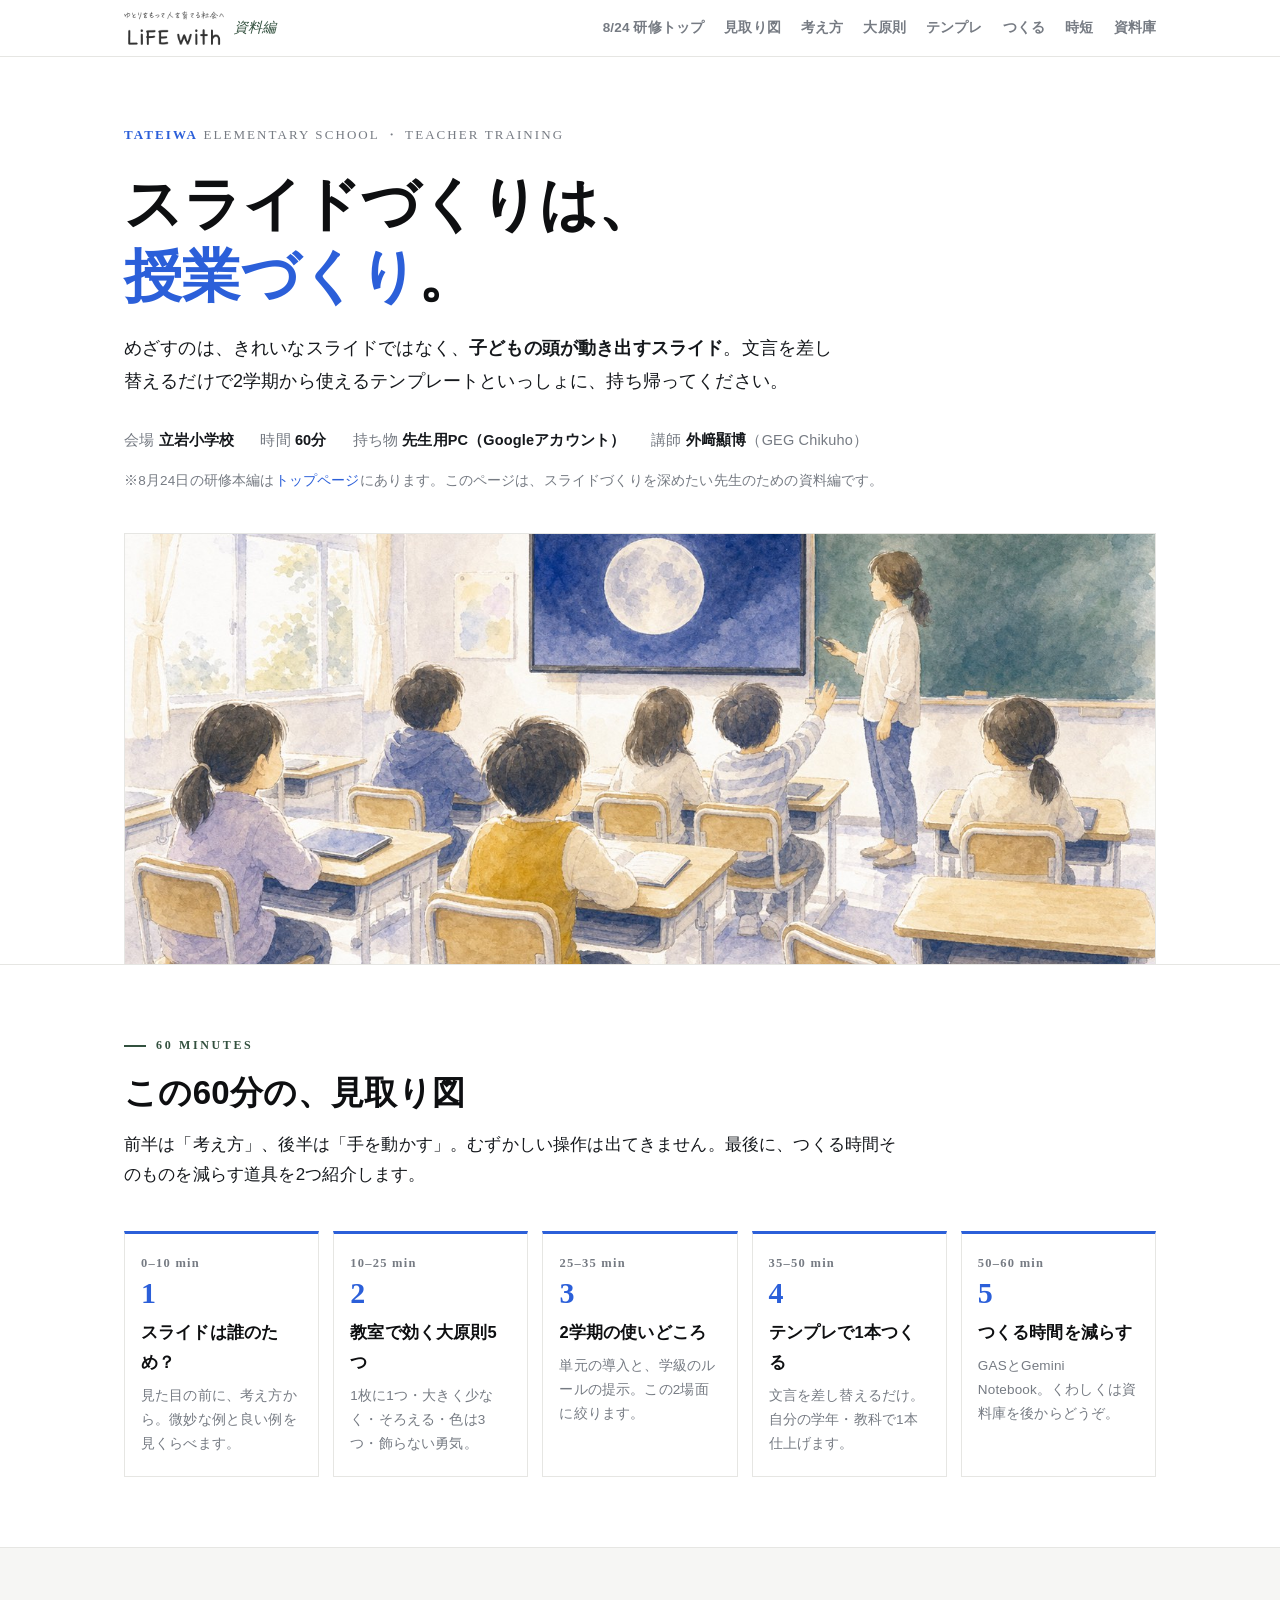
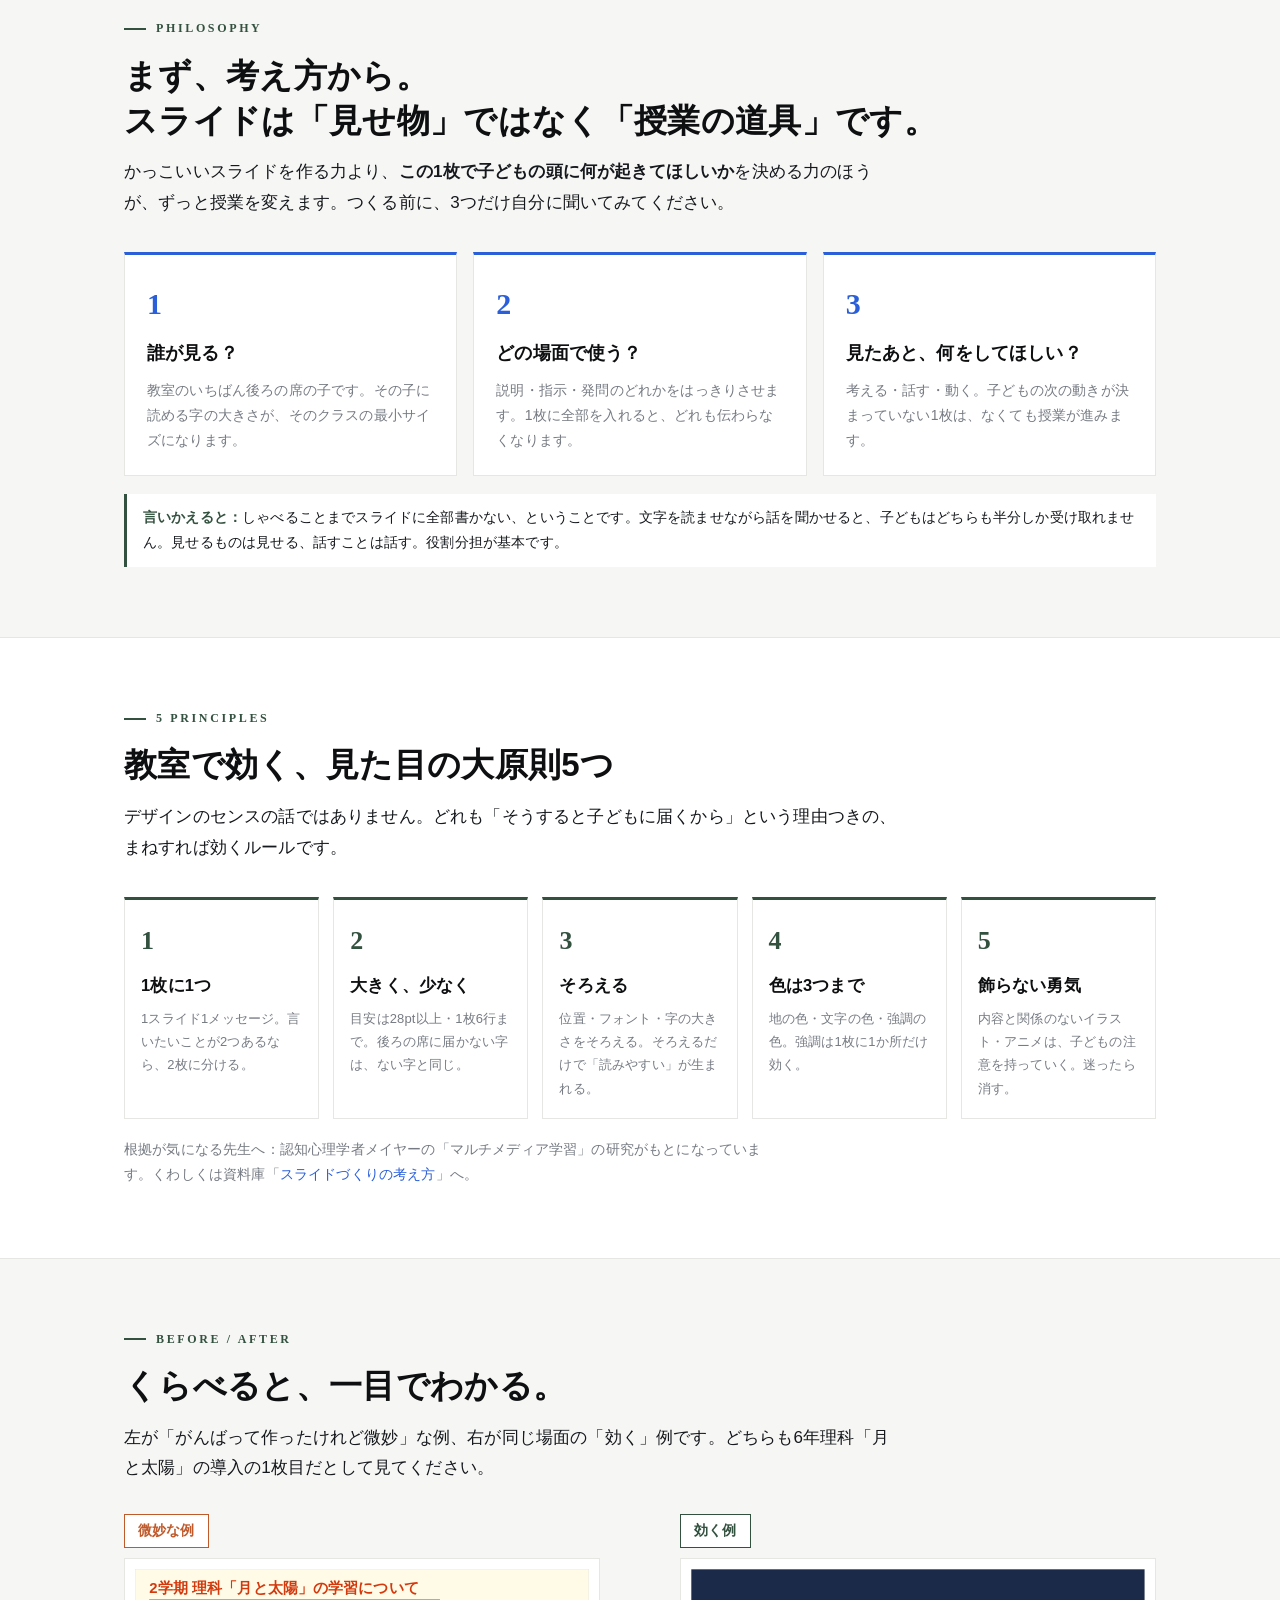
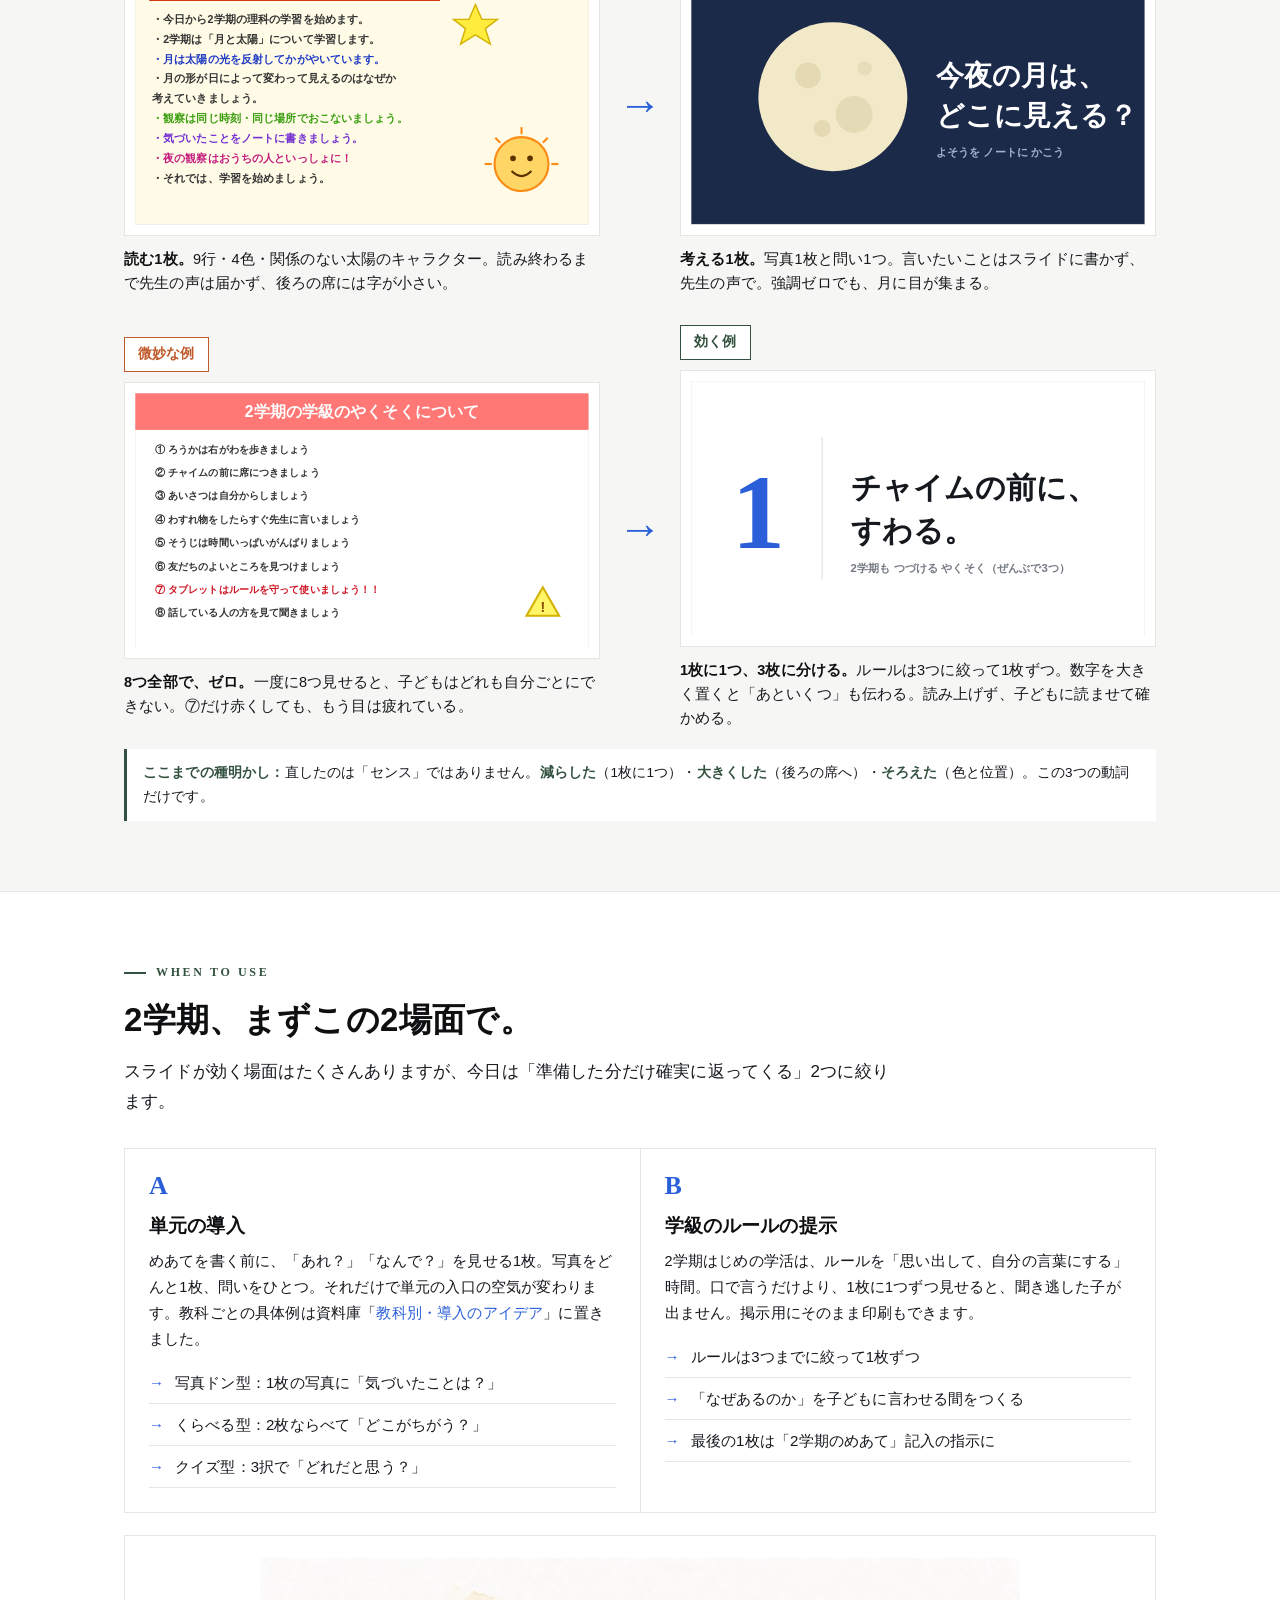
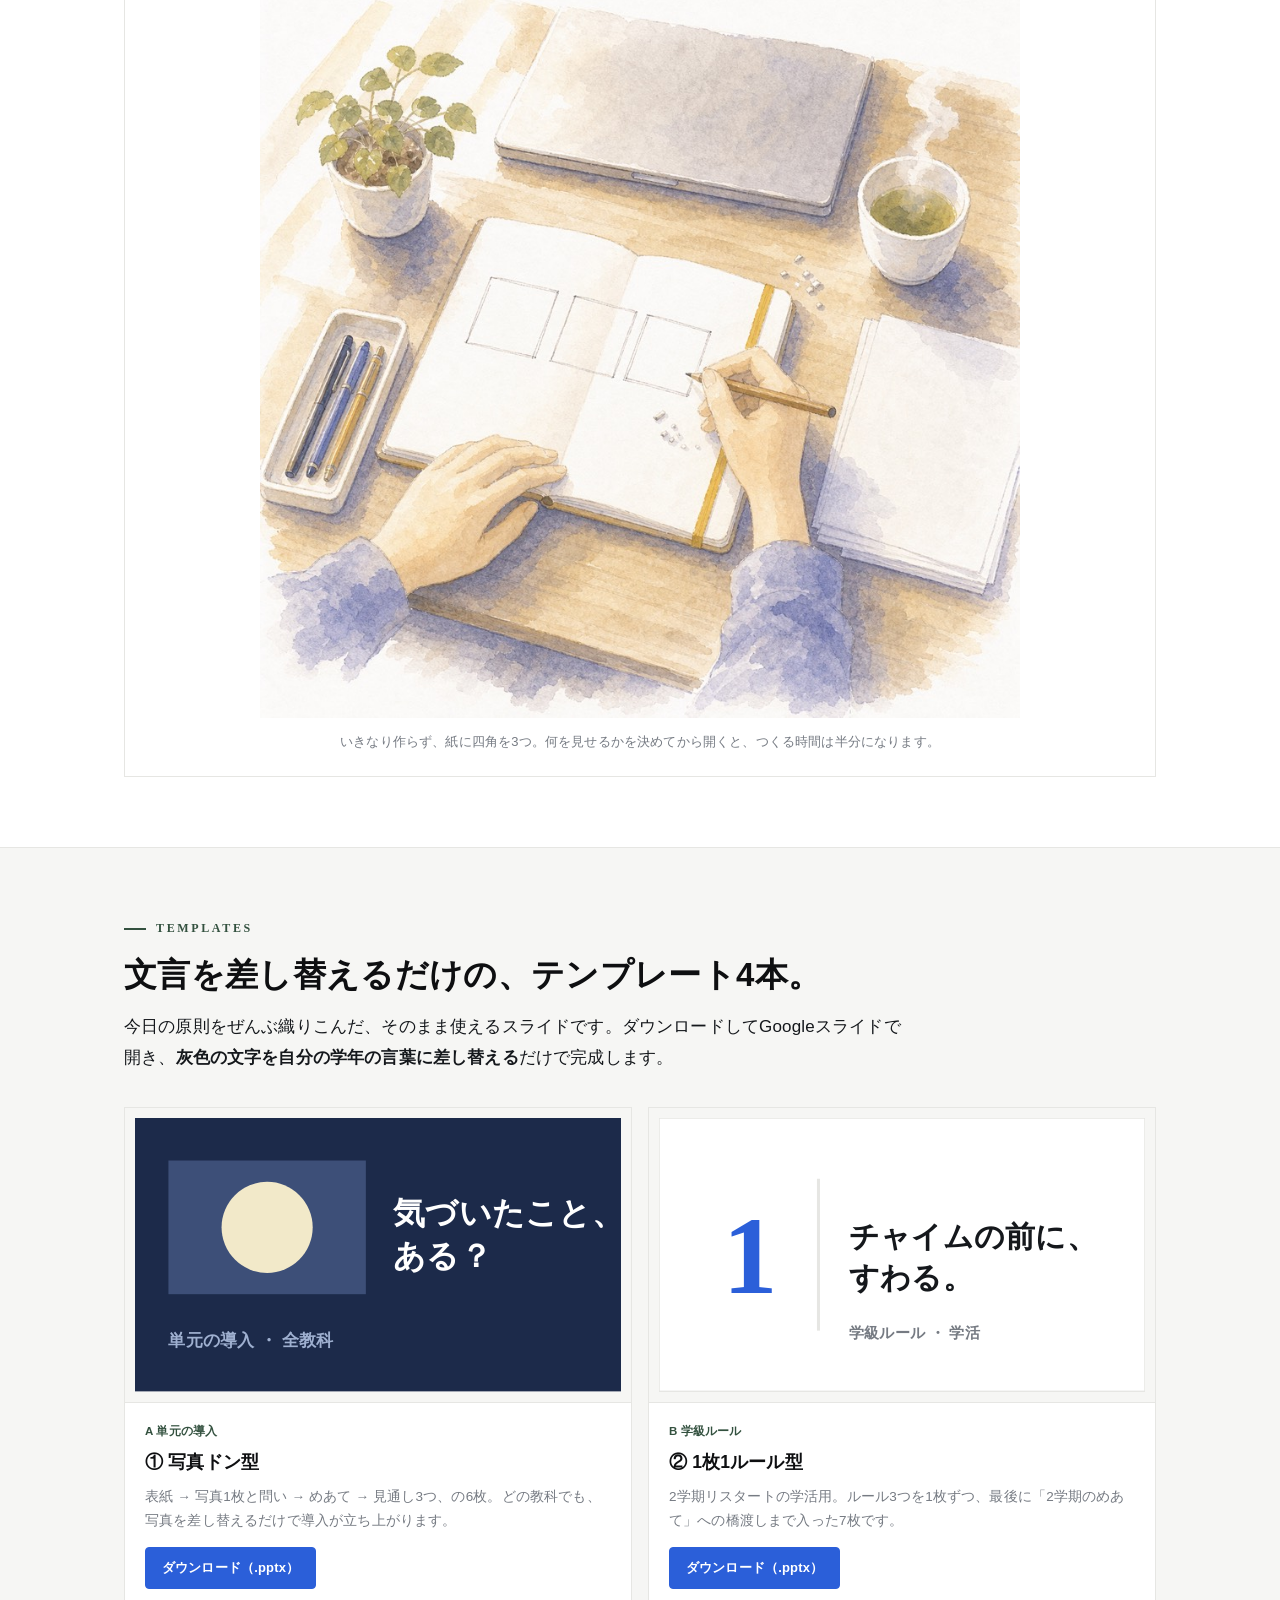
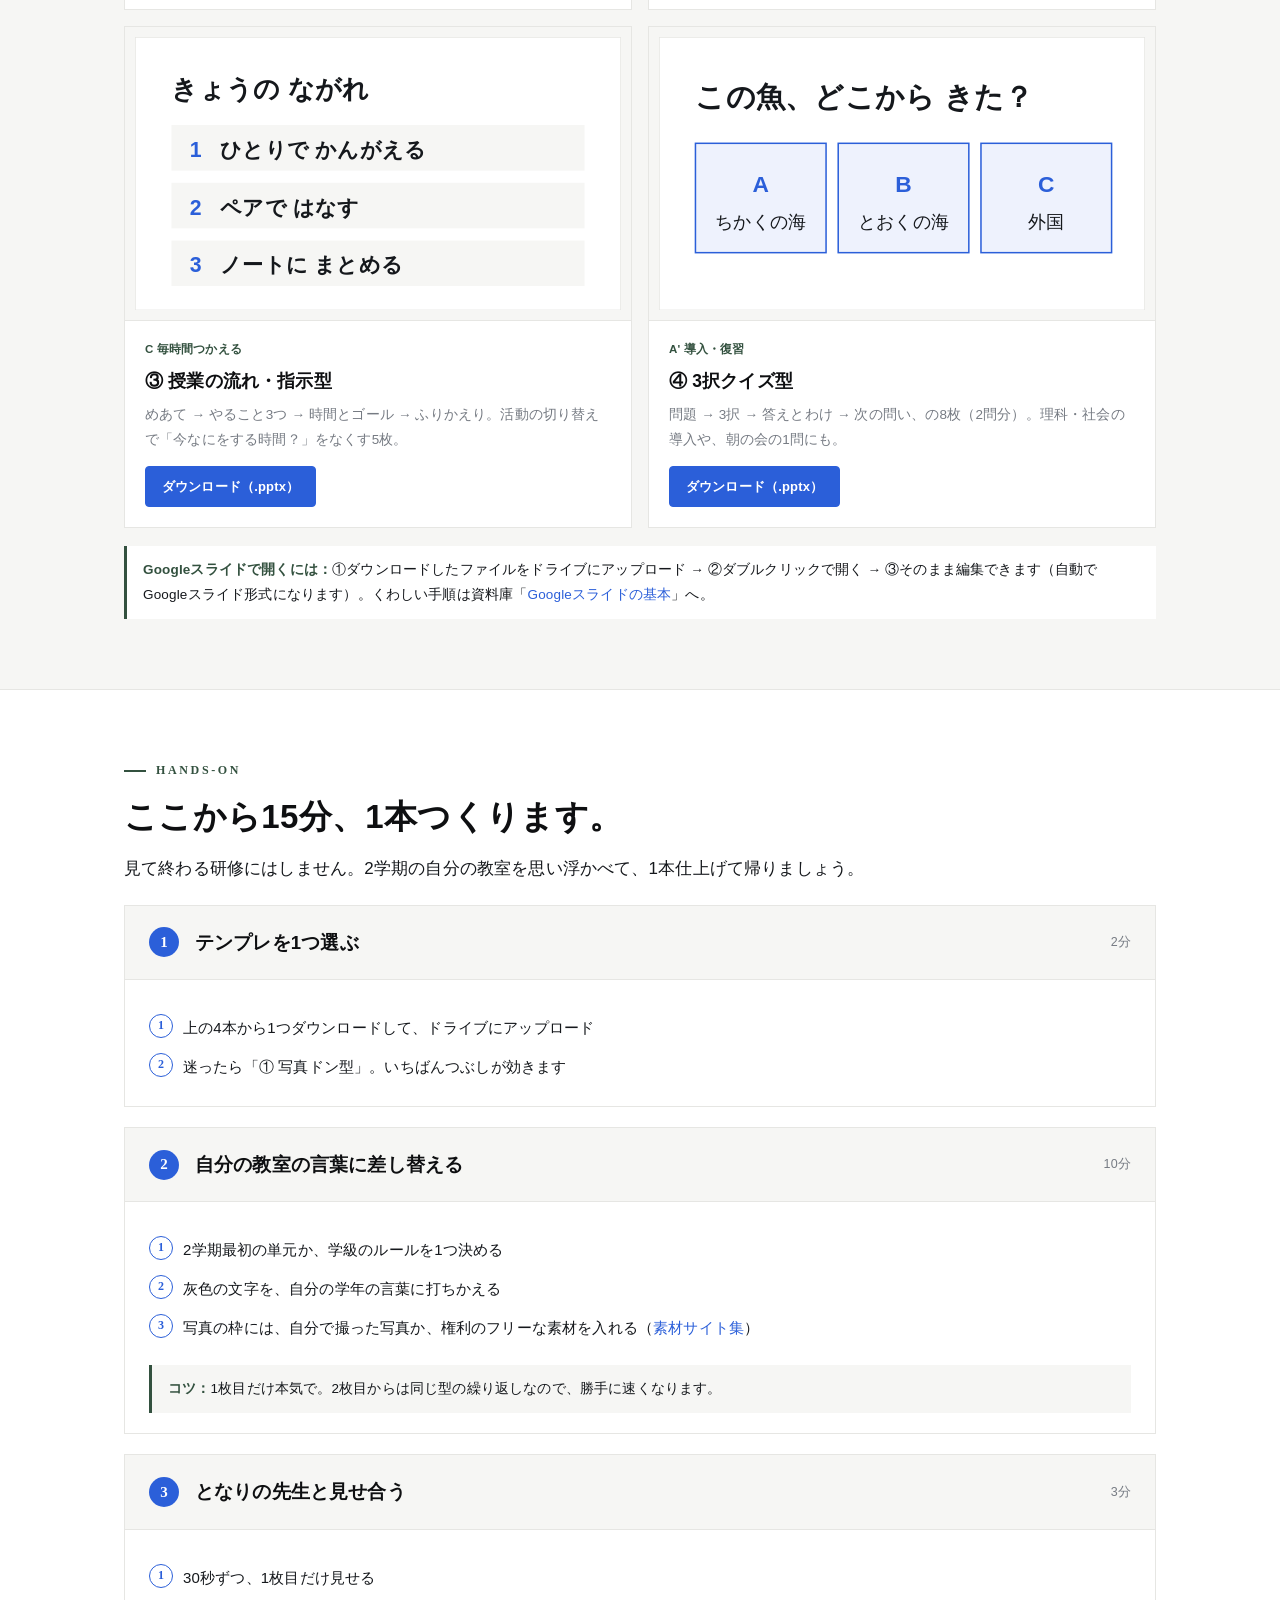
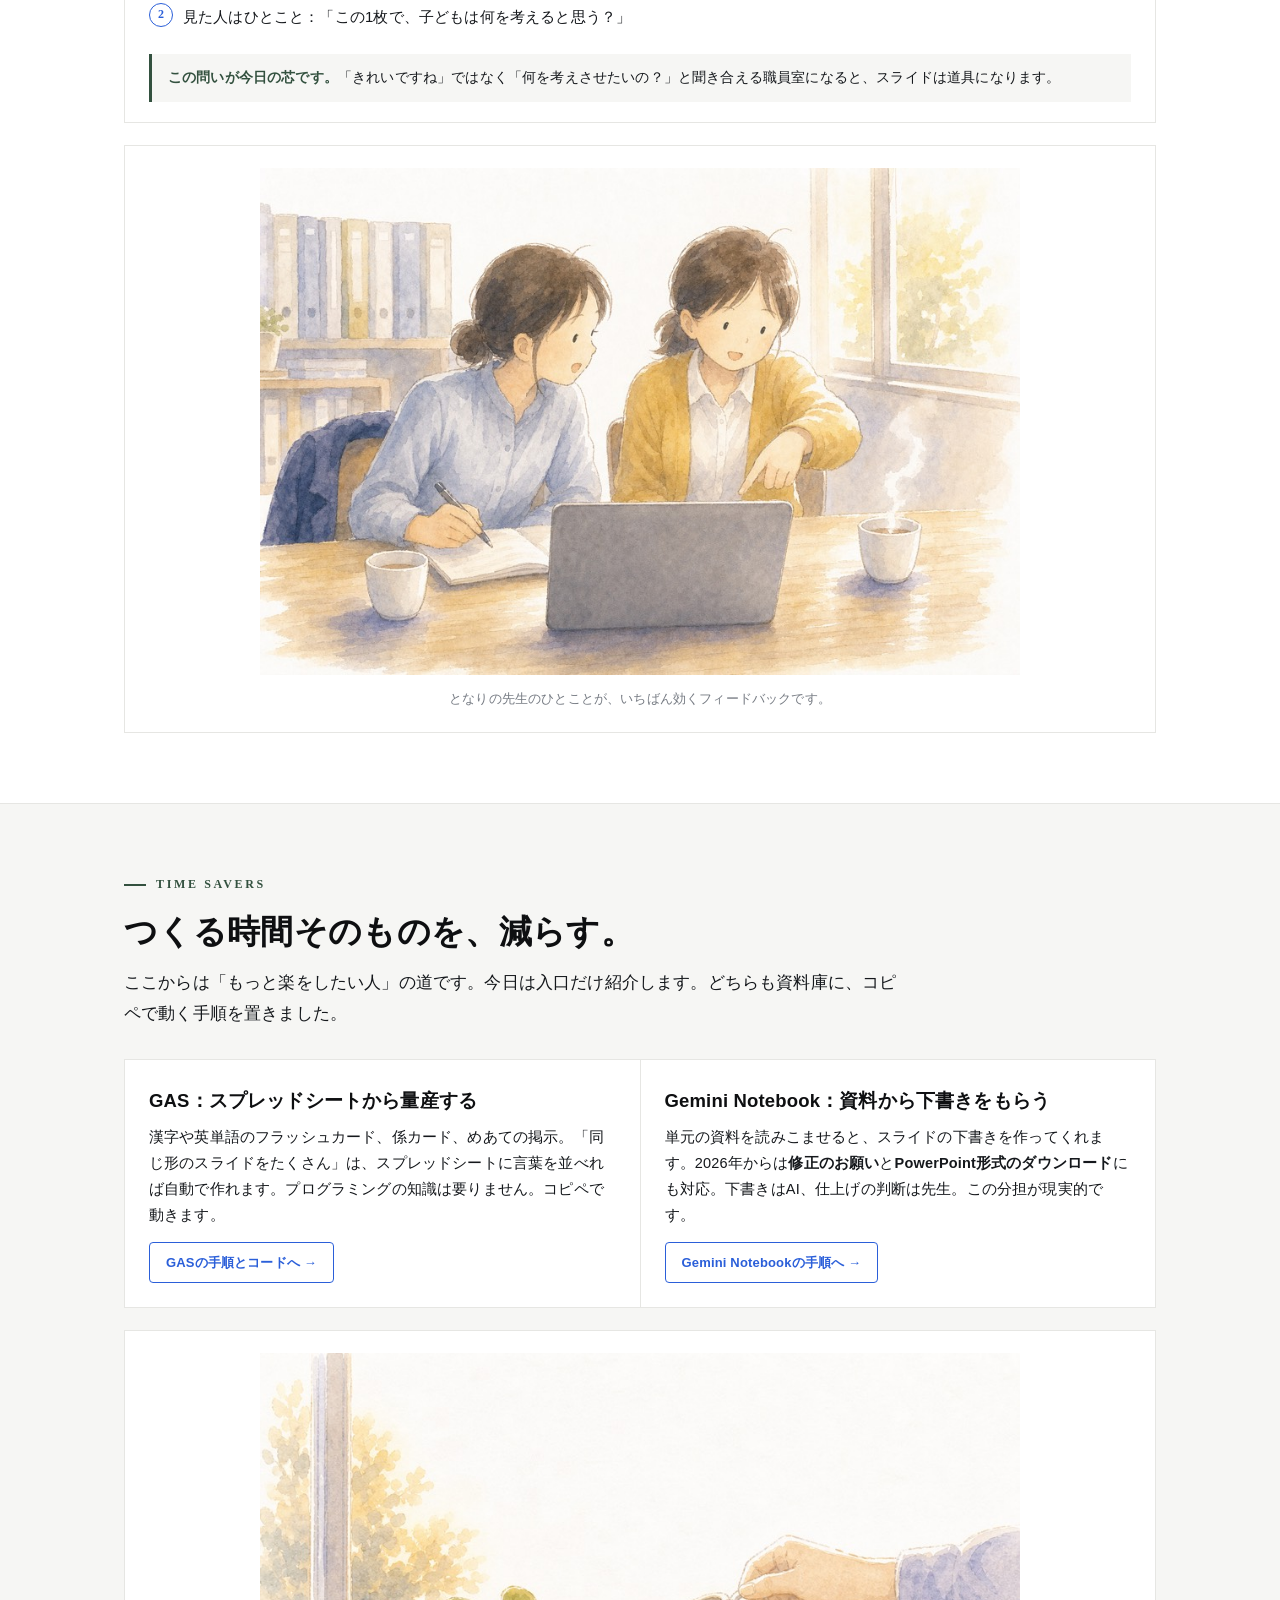
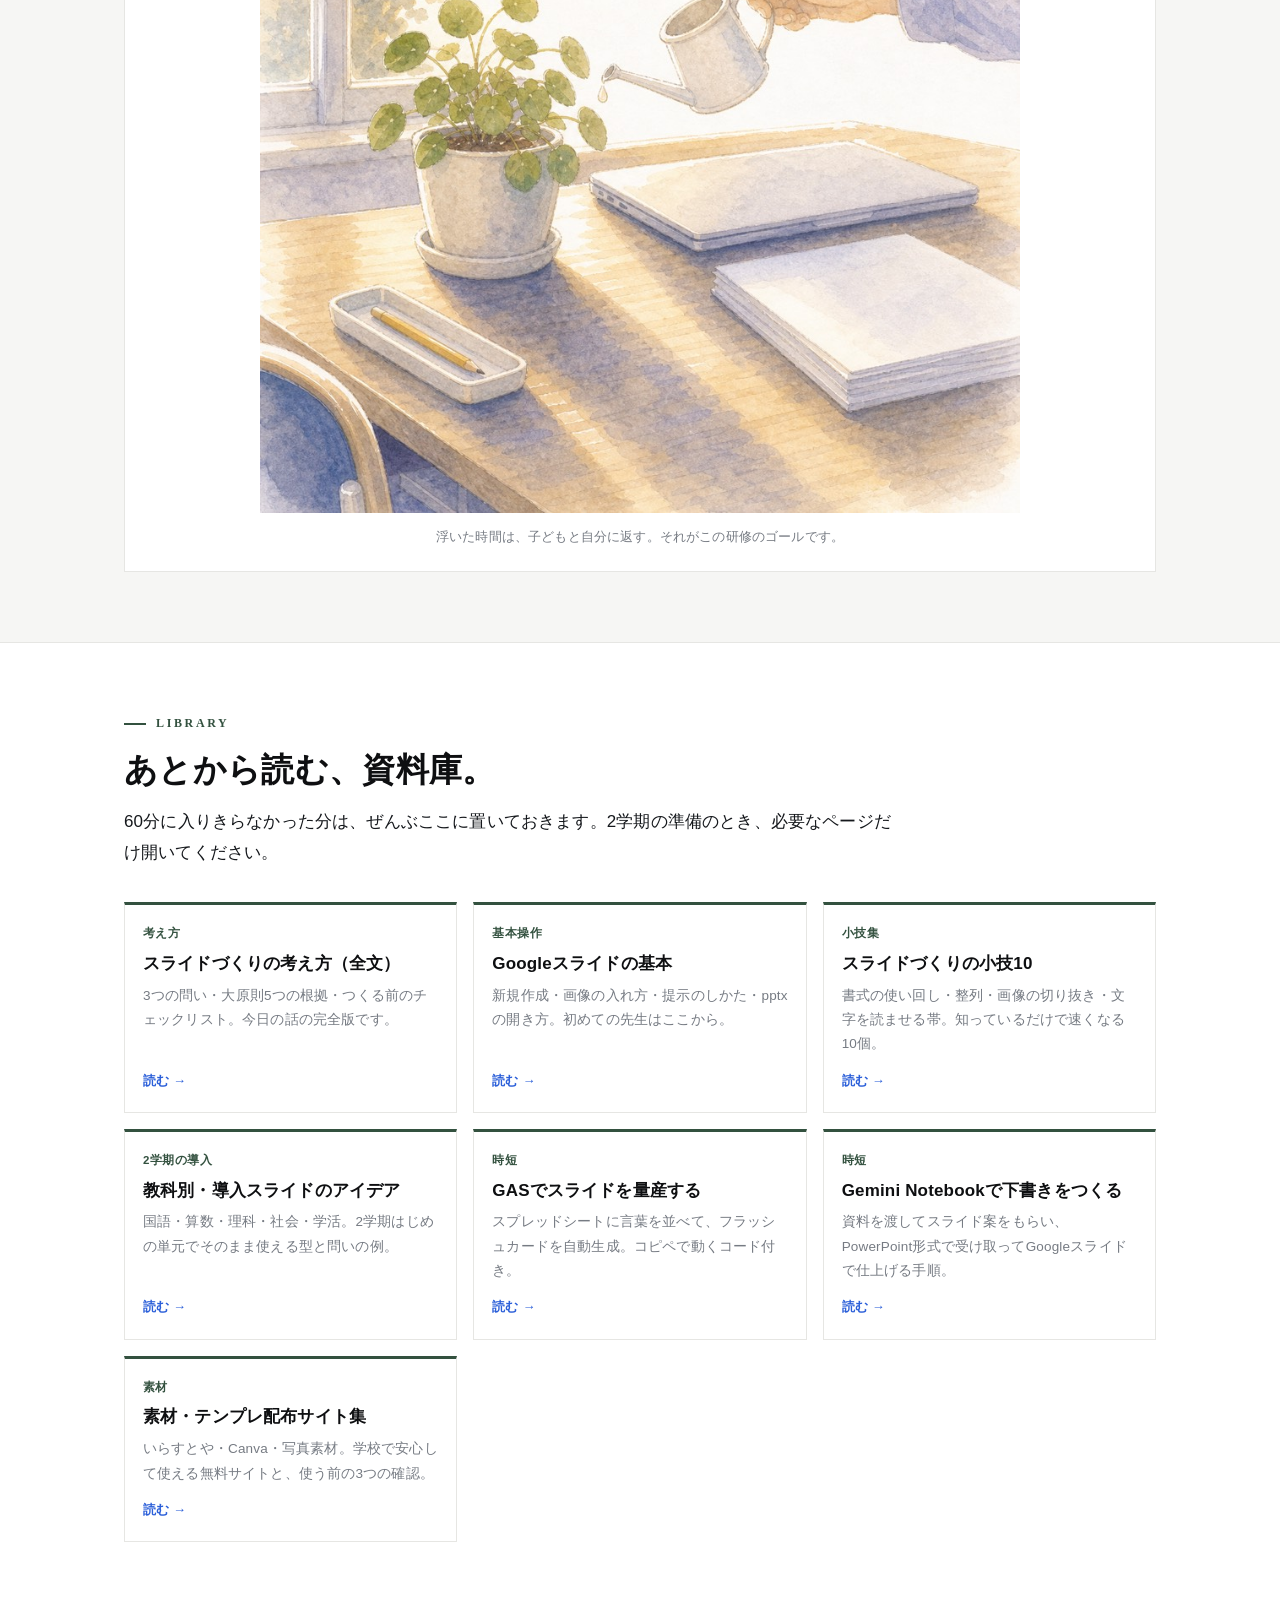
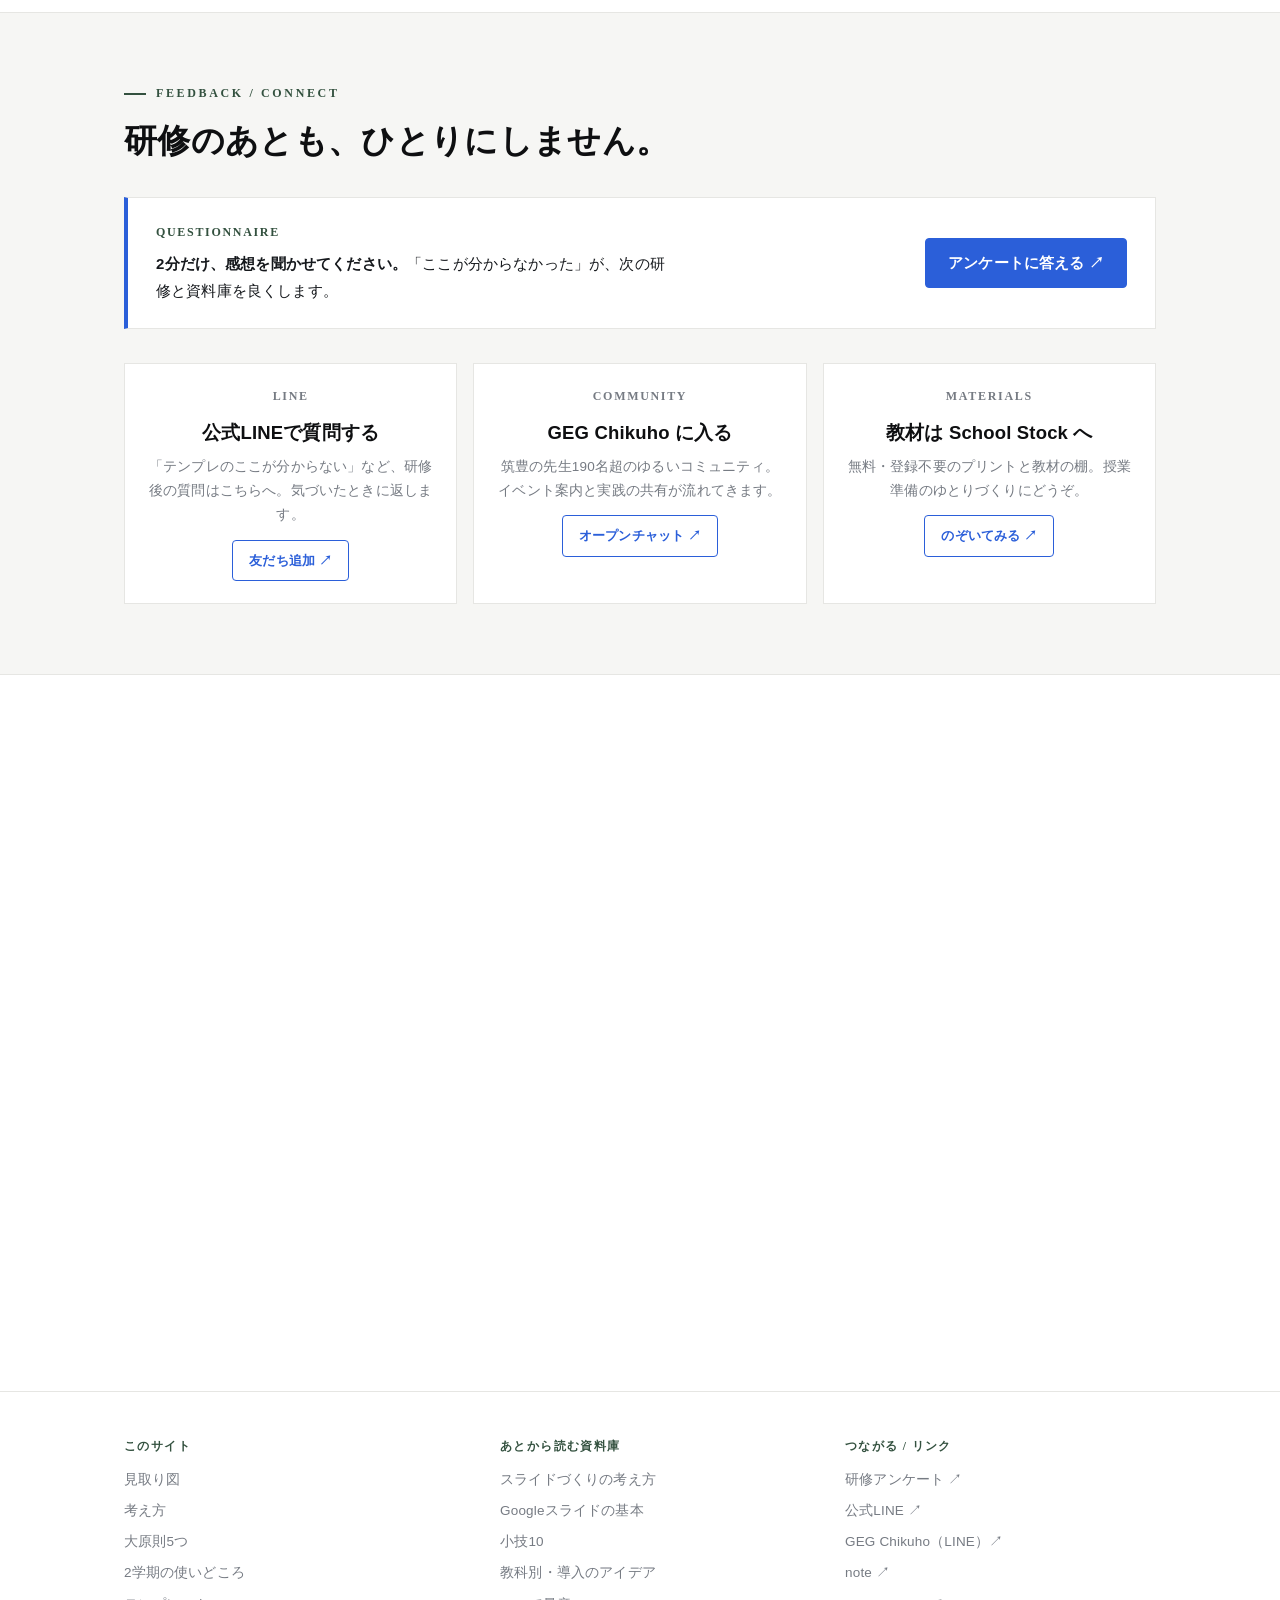
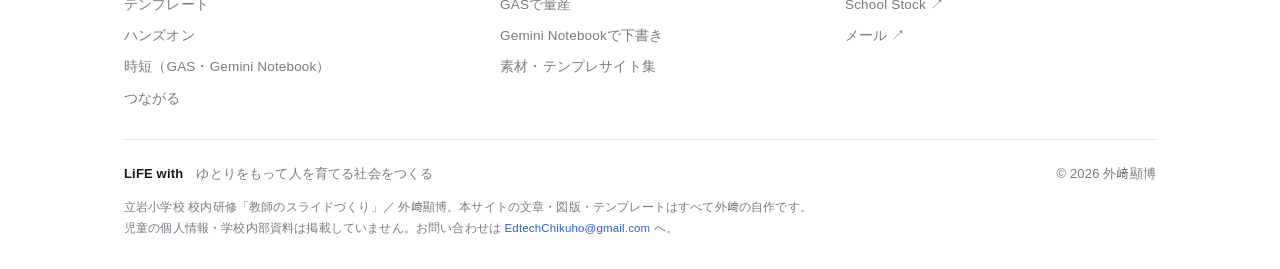
<file: slides/index.html>
<!doctype html>
<html lang="ja">
<head>
<meta charset="utf-8">
<meta name="viewport" content="width=device-width, initial-scale=1">
<title>スライドづくりは、授業づくり。｜立岩小学校 校内研修</title>
<meta name="description" content="立岩小学校 校内研修（60分）。教師のスライドづくり。デザインの大原則・文言を差し替えるだけで使えるテンプレート・GASとGemini Notebookでの時短まで。外﨑顯博 / LiFE with">
<script>document.documentElement.className += ' js';</script>
<link rel="stylesheet" href="../styles.css">
</head>
<body>

<!-- ===== top bar ===== -->
<header class="bar">
  <div class="wrap">
    <a class="brand-logo" href="../" aria-label="研修トップへ"><img src="../assets/logo.png" alt="LiFE with"><span class="with">資料編</span></a>
    <nav class="nav">
      <a href="../">8/24 研修トップ</a>
      <a href="#flow">見取り図</a>
      <a href="#kangae">考え方</a>
      <a href="#gensoku">大原則</a>
      <a href="#template">テンプレ</a>
      <a href="#handson">つくる</a>
      <a href="#jikan">時短</a>
      <a href="#shiryo">資料庫</a>
    </nav>
  </div>
</header>

<!-- ===== hero ===== -->
<div class="hero">
  <div class="wrap">
    <div class="kicker"><b>Tateiwa</b> Elementary School ・ Teacher Training</div>
    <h1>スライドづくりは、<br><span class="hl">授業づくり</span>。</h1>
    <p class="tagsub">めざすのは、きれいなスライドではなく、<b>子どもの頭が動き出すスライド</b>。文言を差し替えるだけで2学期から使えるテンプレートといっしょに、持ち帰ってください。</p>
    <div class="meta">
      <span>会場 <b>立岩小学校</b></span>
      <span>時間 <b>60分</b></span>
      <span>持ち物 <b>先生用PC（Googleアカウント）</b></span>
      <span>講師 <b>外﨑顯博</b>（GEG Chikuho）</span>
    </div>
    <p style="margin-top:16px; font-size:13.5px; color:var(--sub)">※8月24日の研修本編は<a href="../">トップページ</a>にあります。このページは、スライドづくりを深めたい先生のための資料編です。</p>
    <div class="hero-illust"><img src="../assets/hero_classroom.jpg" alt="導入スライドの月の写真に、子どもたちが身を乗り出す教室の水彩イラスト"></div>
  </div>
</div>

<!-- ===== 60min flow ===== -->
<section id="flow">
  <div class="wrap reveal">
    <div class="eyebrow">60 minutes</div>
    <h2>この60分の、見取り図</h2>
    <p class="lead">前半は「考え方」、後半は「手を動かす」。むずかしい操作は出てきません。最後に、つくる時間そのものを減らす道具を2つ紹介します。</p>
    <div class="flow">
      <div class="step">
        <div class="t">0–10 min</div><div class="n">1</div>
        <h3>スライドは誰のため？</h3>
        <p>見た目の前に、考え方から。微妙な例と良い例を見くらべます。</p>
      </div>
      <div class="step">
        <div class="t">10–25 min</div><div class="n">2</div>
        <h3>教室で効く大原則5つ</h3>
        <p>1枚に1つ・大きく少なく・そろえる・色は3つ・飾らない勇気。</p>
      </div>
      <div class="step">
        <div class="t">25–35 min</div><div class="n">3</div>
        <h3>2学期の使いどころ</h3>
        <p>単元の導入と、学級のルールの提示。この2場面に絞ります。</p>
      </div>
      <div class="step">
        <div class="t">35–50 min</div><div class="n">4</div>
        <h3>テンプレで1本つくる</h3>
        <p>文言を差し替えるだけ。自分の学年・教科で1本仕上げます。</p>
      </div>
      <div class="step">
        <div class="t">50–60 min</div><div class="n">5</div>
        <h3>つくる時間を減らす</h3>
        <p>GASとGemini Notebook。くわしくは資料庫を後からどうぞ。</p>
      </div>
    </div>
  </div>
</section>

<!-- ===== 考え方 ===== -->
<section id="kangae" class="band">
  <div class="wrap reveal">
    <div class="eyebrow">Philosophy</div>
    <h2>まず、考え方から。<br>スライドは「見せ物」ではなく「授業の道具」です。</h2>
    <p class="lead">かっこいいスライドを作る力より、<b>この1枚で子どもの頭に何が起きてほしいか</b>を決める力のほうが、ずっと授業を変えます。つくる前に、3つだけ自分に聞いてみてください。</p>
    <div class="promise">
      <div class="p">
        <div class="n">1</div>
        <h3>誰が見る？</h3>
        <p>教室のいちばん後ろの席の子です。その子に読める字の大きさが、そのクラスの最小サイズになります。</p>
      </div>
      <div class="p">
        <div class="n">2</div>
        <h3>どの場面で使う？</h3>
        <p>説明・指示・発問のどれかをはっきりさせます。1枚に全部を入れると、どれも伝わらなくなります。</p>
      </div>
      <div class="p">
        <div class="n">3</div>
        <h3>見たあと、何をしてほしい？</h3>
        <p>考える・話す・動く。子どもの次の動きが決まっていない1枚は、なくても授業が進みます。</p>
      </div>
    </div>
    <div class="tip"><b>言いかえると：</b>しゃべることまでスライドに全部書かない、ということです。文字を読ませながら話を聞かせると、子どもはどちらも半分しか受け取れません。見せるものは見せる、話すことは話す。役割分担が基本です。</div>
  </div>
</section>

<!-- ===== 大原則5 ＋ 比較 ===== -->
<section id="gensoku">
  <div class="wrap reveal">
    <div class="eyebrow">5 Principles</div>
    <h2>教室で効く、見た目の大原則5つ</h2>
    <p class="lead">デザインのセンスの話ではありません。どれも「そうすると子どもに届くから」という理由つきの、まねすれば効くルールです。</p>
    <div class="gensoku">
      <div class="g"><div class="n">1</div><h3>1枚に1つ</h3><p>1スライド1メッセージ。言いたいことが2つあるなら、2枚に分ける。</p></div>
      <div class="g"><div class="n">2</div><h3>大きく、少なく</h3><p>目安は28pt以上・1枚6行まで。後ろの席に届かない字は、ない字と同じ。</p></div>
      <div class="g"><div class="n">3</div><h3>そろえる</h3><p>位置・フォント・字の大きさをそろえる。そろえるだけで「読みやすい」が生まれる。</p></div>
      <div class="g"><div class="n">4</div><h3>色は3つまで</h3><p>地の色・文字の色・強調の色。強調は1枚に1か所だけ効く。</p></div>
      <div class="g"><div class="n">5</div><h3>飾らない勇気</h3><p>内容と関係のないイラスト・アニメは、子どもの注意を持っていく。迷ったら消す。</p></div>
    </div>
    <p class="lead" style="font-size:14px; color:var(--sub); margin-top:18px">根拠が気になる先生へ：認知心理学者メイヤーの「マルチメディア学習」の研究がもとになっています。くわしくは資料庫「<a href="../guide/kangaekata.html">スライドづくりの考え方</a>」へ。</p>
  </div>
</section>

<!-- ===== Before/After ===== -->
<section class="band">
  <div class="wrap reveal">
    <div class="eyebrow">Before / After</div>
    <h2>くらべると、一目でわかる。</h2>
    <p class="lead">左が「がんばって作ったけれど微妙」な例、右が同じ場面の「効く」例です。どちらも6年理科「月と太陽」の導入の1枚目だとして見てください。</p>

    <div class="slidecmp">
      <figure class="spanel">
        <span class="s-tag bad">微妙な例</span>
        <div class="frame">
          <svg viewBox="0 0 640 360" role="img" aria-label="文字がぎっしり詰まったスライドの例">
            <rect x="0" y="0" width="640" height="360" fill="#fffbe6"/>
            <text x="20" y="34" font-size="21" font-weight="bold" fill="#d4380d" class="d-label">2学期 理科「月と太陽」の学習について</text>
            <line x1="20" y1="44" x2="430" y2="44" stroke="#d4380d" stroke-width="2"/>
            <g font-size="15" fill="#333333" class="d-label" font-weight="normal">
              <text x="24" y="76">・今日から2学期の理科の学習を始めます。</text>
              <text x="24" y="104">・2学期は「月と太陽」について学習します。</text>
              <text x="24" y="132" fill="#1d39c4">・月は太陽の光を反射してかがやいています。</text>
              <text x="24" y="160">・月の形が日によって変わって見えるのはなぜか</text>
              <text x="24" y="188">  考えていきましょう。</text>
              <text x="24" y="216" fill="#389e0d">・観察は同じ時刻・同じ場所でおこないましょう。</text>
              <text x="24" y="244" fill="#722ed1">・気づいたことをノートに書きましょう。</text>
              <text x="24" y="272" fill="#c41d7f">・夜の観察はおうちの人といっしょに！</text>
              <text x="24" y="300">・それでは、学習を始めましょう。</text>
            </g>
            <g transform="translate(545,275)">
              <circle cx="0" cy="0" r="38" fill="#ffd666" stroke="#fa8c16" stroke-width="3"/>
              <circle cx="-12" cy="-8" r="4" fill="#5c3200"/><circle cx="12" cy="-8" r="4" fill="#5c3200"/>
              <path d="M -14 10 Q 0 24 14 10" stroke="#5c3200" stroke-width="3" fill="none"/>
              <g stroke="#fa8c16" stroke-width="3"><line x1="-52" y1="0" x2="-42" y2="0"/><line x1="42" y1="0" x2="52" y2="0"/><line x1="0" y1="-52" x2="0" y2="-42"/><line x1="-37" y1="-37" x2="-30" y2="-30"/><line x1="37" y1="-37" x2="30" y2="-30"/></g>
            </g>
            <g transform="translate(480,80)">
              <path d="M 0 -30 L 9 -9 L 31 -9 L 14 4 L 21 26 L 0 13 L -21 26 L -14 4 L -31 -9 L -9 -9 Z" fill="#ffec3d" stroke="#d4b106" stroke-width="2"/>
            </g>
            <rect x="0" y="0" width="640" height="360" fill="none" stroke="#e6e6e3"/>
          </svg>
        </div>
        <figcaption><b>読む1枚。</b>9行・4色・関係のない太陽のキャラクター。読み終わるまで先生の声は届かず、後ろの席には字が小さい。</figcaption>
      </figure>
      <div class="s-arrow">&rarr;</div>
      <figure class="spanel">
        <span class="s-tag ok">効く例</span>
        <div class="frame">
          <svg viewBox="0 0 640 360" role="img" aria-label="月の写真と問いだけのスライドの例">
            <rect x="0" y="0" width="640" height="360" fill="#1c2a4a"/>
            <circle cx="200" cy="180" r="105" fill="#f2e9c9"/>
            <circle cx="165" cy="150" r="18" fill="#e0d5ae" opacity="0.8"/>
            <circle cx="230" cy="205" r="26" fill="#e0d5ae" opacity="0.7"/>
            <circle cx="185" cy="225" r="12" fill="#e0d5ae" opacity="0.8"/>
            <circle cx="245" cy="140" r="10" fill="#e0d5ae" opacity="0.6"/>
            <g fill="#ffffff" class="d-label" font-weight="bold" text-anchor="start">
              <text x="345" y="163" font-size="39">今夜の月は、</text>
              <text x="345" y="220" font-size="39">どこに見える？</text>
            </g>
            <text x="345" y="264" font-size="16" fill="#9fb0d0" class="d-label">よそうを ノートに かこう</text>
            <rect x="0" y="0" width="640" height="360" fill="none" stroke="#e6e6e3"/>
          </svg>
        </div>
        <figcaption><b>考える1枚。</b>写真1枚と問い1つ。言いたいことはスライドに書かず、先生の声で。強調ゼロでも、月に目が集まる。</figcaption>
      </figure>
    </div>

    <div class="slidecmp">
      <figure class="spanel">
        <span class="s-tag bad">微妙な例</span>
        <div class="frame">
          <svg viewBox="0 0 640 360" role="img" aria-label="やくそくが8つ並んだスライドの例">
            <rect x="0" y="0" width="640" height="360" fill="#ffffff"/>
            <rect x="0" y="0" width="640" height="52" fill="#ff7875"/>
            <text x="320" y="34" font-size="22" font-weight="bold" fill="#ffffff" text-anchor="middle" class="d-label">2学期の学級のやくそくについて</text>
            <g font-size="14.5" fill="#333333" class="d-label">
              <text x="28" y="84">① ろうかは右がわを歩きましょう</text>
              <text x="28" y="117">② チャイムの前に席につきましょう</text>
              <text x="28" y="150">③ あいさつは自分からしましょう</text>
              <text x="28" y="183">④ わすれ物をしたらすぐ先生に言いましょう</text>
              <text x="28" y="216">⑤ そうじは時間いっぱいがんばりましょう</text>
              <text x="28" y="249">⑥ 友だちのよいところを見つけましょう</text>
              <text x="28" y="282" fill="#cf1322" font-weight="bold">⑦ タブレットはルールを守って使いましょう！！</text>
              <text x="28" y="315">⑧ 話している人の方を見て聞きましょう</text>
            </g>
            <g transform="translate(575,300)">
              <path d="M 0 -26 L 23 14 L -23 14 Z" fill="#fff566" stroke="#d4b106" stroke-width="3"/>
              <text x="0" y="9" font-size="20" font-weight="bold" text-anchor="middle" fill="#874d00" class="d-label">!</text>
            </g>
            <rect x="0" y="0" width="640" height="360" fill="none" stroke="#e6e6e3"/>
          </svg>
        </div>
        <figcaption><b>8つ全部で、ゼロ。</b>一度に8つ見せると、子どもはどれも自分ごとにできない。⑦だけ赤くしても、もう目は疲れている。</figcaption>
      </figure>
      <div class="s-arrow">&rarr;</div>
      <figure class="spanel">
        <span class="s-tag ok">効く例</span>
        <div class="frame">
          <svg viewBox="0 0 640 360" role="img" aria-label="やくそくを1枚に1つだけ示したスライドの例">
            <rect x="0" y="0" width="640" height="360" fill="#ffffff"/>
            <text x="95" y="235" font-size="150" fill="#2b5fd9" text-anchor="middle" class="d-mono" font-weight="bold">1</text>
            <line x1="185" y1="80" x2="185" y2="280" stroke="#e6e6e3" stroke-width="2"/>
            <g fill="#15181c" class="d-label" font-weight="bold">
              <text x="225" y="165" font-size="42">チャイムの前に、</text>
              <text x="225" y="225" font-size="42">すわる。</text>
            </g>
            <text x="225" y="270" font-size="16" fill="#767b83" class="d-label">2学期も つづける やくそく（ぜんぶで3つ）</text>
            <rect x="0" y="0" width="640" height="360" fill="none" stroke="#e6e6e3"/>
          </svg>
        </div>
        <figcaption><b>1枚に1つ、3枚に分ける。</b>ルールは3つに絞って1枚ずつ。数字を大きく置くと「あといくつ」も伝わる。読み上げず、子どもに読ませて確かめる。</figcaption>
      </figure>
    </div>

    <div class="tip"><b>ここまでの種明かし：</b>直したのは「センス」ではありません。<b>減らした</b>（1枚に1つ）・<b>大きくした</b>（後ろの席へ）・<b>そろえた</b>（色と位置）。この3つの動詞だけです。</div>
  </div>
</section>

<!-- ===== 2学期の使いどころ ===== -->
<section id="bamen">
  <div class="wrap reveal">
    <div class="eyebrow">When to use</div>
    <h2>2学期、まずこの2場面で。</h2>
    <p class="lead">スライドが効く場面はたくさんありますが、今日は「準備した分だけ確実に返ってくる」2つに絞ります。</p>
    <div class="grid c2">
      <div class="cell">
        <div class="cn">A</div>
        <h3>単元の導入</h3>
        <p style="font-size:14.5px; color:var(--ink)">めあてを書く前に、「あれ？」「なんで？」を見せる1枚。写真をどんと1枚、問いをひとつ。それだけで単元の入口の空気が変わります。教科ごとの具体例は資料庫「<a href="../guide/donyu.html">教科別・導入のアイデア</a>」に置きました。</p>
        <ul class="uses">
          <li>写真ドン型：1枚の写真に「気づいたことは？」</li>
          <li>くらべる型：2枚ならべて「どこがちがう？」</li>
          <li>クイズ型：3択で「どれだと思う？」</li>
        </ul>
      </div>
      <div class="cell">
        <div class="cn">B</div>
        <h3>学級のルールの提示</h3>
        <p style="font-size:14.5px; color:var(--ink)">2学期はじめの学活は、ルールを「思い出して、自分の言葉にする」時間。口で言うだけより、1枚に1つずつ見せると、聞き逃した子が出ません。掲示用にそのまま印刷もできます。</p>
        <ul class="uses">
          <li>ルールは3つまでに絞って1枚ずつ</li>
          <li>「なぜあるのか」を子どもに言わせる間をつくる</li>
          <li>最後の1枚は「2学期のめあて」記入の指示に</li>
        </ul>
      </div>
    </div>
    <figure class="fig"><img src="../assets/sekkei_sketch.jpg" alt="ノートに四角いラフを描いてスライドの設計をする手元の水彩イラスト" loading="lazy"><figcaption>いきなり作らず、紙に四角を3つ。何を見せるかを決めてから開くと、つくる時間は半分になります。</figcaption></figure>
  </div>
</section>

<!-- ===== テンプレ配布 ===== -->
<section id="template" class="band">
  <div class="wrap reveal">
    <div class="eyebrow">Templates</div>
    <h2>文言を差し替えるだけの、テンプレート4本。</h2>
    <p class="lead">今日の原則をぜんぶ織りこんだ、そのまま使えるスライドです。ダウンロードしてGoogleスライドで開き、<b>灰色の文字を自分の学年の言葉に差し替える</b>だけで完成します。</p>

    <div class="dl-grid">
      <div class="dl">
        <div class="thumb">
          <svg viewBox="0 0 320 180">
            <rect width="320" height="180" fill="#1c2a4a"/>
            <rect x="22" y="28" width="130" height="88" fill="#3d4f78"/>
            <circle cx="87" cy="72" r="30" fill="#f2e9c9"/>
            <text x="170" y="70" font-size="21" fill="#fff" class="d-label" font-weight="bold">気づいたこと、</text>
            <text x="170" y="98" font-size="21" fill="#fff" class="d-label" font-weight="bold">ある？</text>
            <text x="22" y="150" font-size="11" fill="#9fb0d0" class="d-label">単元の導入 ・ 全教科</text>
          </svg>
        </div>
        <div class="body">
          <div class="tag">A 単元の導入</div>
          <h3>① 写真ドン型</h3>
          <p>表紙 → 写真1枚と問い → めあて → 見通し3つ、の6枚。どの教科でも、写真を差し替えるだけで導入が立ち上がります。</p>
          <div class="act"><a class="btn sm primary" href="../templates/t1_shashin_don.pptx" download="①写真ドン型_単元の導入.pptx">ダウンロード（.pptx）</a></div>
        </div>
      </div>
      <div class="dl">
        <div class="thumb">
          <svg viewBox="0 0 320 180">
            <rect width="320" height="180" fill="#ffffff" stroke="#e6e6e3"/>
            <text x="60" y="115" font-size="72" fill="#2b5fd9" text-anchor="middle" class="d-mono" font-weight="bold">1</text>
            <line x1="105" y1="40" x2="105" y2="140" stroke="#e6e6e3" stroke-width="2"/>
            <text x="125" y="85" font-size="20" fill="#15181c" class="d-label" font-weight="bold">チャイムの前に、</text>
            <text x="125" y="112" font-size="20" fill="#15181c" class="d-label" font-weight="bold">すわる。</text>
            <text x="125" y="145" font-size="10" fill="#767b83" class="d-label">学級ルール ・ 学活</text>
          </svg>
        </div>
        <div class="body">
          <div class="tag">B 学級ルール</div>
          <h3>② 1枚1ルール型</h3>
          <p>2学期リスタートの学活用。ルール3つを1枚ずつ、最後に「2学期のめあて」への橋渡しまで入った7枚です。</p>
          <div class="act"><a class="btn sm primary" href="../templates/t2_gakkyu_rule.pptx" download="②1枚1ルール型_学級ルール.pptx">ダウンロード（.pptx）</a></div>
        </div>
      </div>
      <div class="dl">
        <div class="thumb">
          <svg viewBox="0 0 320 180">
            <rect width="320" height="180" fill="#ffffff" stroke="#e6e6e3"/>
            <text x="24" y="40" font-size="17" fill="#15181c" class="d-label" font-weight="bold">きょうの ながれ</text>
            <g class="d-label" font-size="14">
              <rect x="24" y="58" width="272" height="30" fill="#f6f6f4"/><text x="36" y="79" fill="#2b5fd9" font-weight="bold">1</text><text x="56" y="79" fill="#15181c">ひとりで かんがえる</text>
              <rect x="24" y="96" width="272" height="30" fill="#f6f6f4"/><text x="36" y="117" fill="#2b5fd9" font-weight="bold">2</text><text x="56" y="117" fill="#15181c">ペアで はなす</text>
              <rect x="24" y="134" width="272" height="30" fill="#f6f6f4"/><text x="36" y="155" fill="#2b5fd9" font-weight="bold">3</text><text x="56" y="155" fill="#15181c">ノートに まとめる</text>
            </g>
          </svg>
        </div>
        <div class="body">
          <div class="tag">C 毎時間つかえる</div>
          <h3>③ 授業の流れ・指示型</h3>
          <p>めあて → やること3つ → 時間とゴール → ふりかえり。活動の切り替えで「今なにをする時間？」をなくす5枚。</p>
          <div class="act"><a class="btn sm primary" href="../templates/t3_jugyo_nagare.pptx" download="③授業の流れ指示型_毎時間.pptx">ダウンロード（.pptx）</a></div>
        </div>
      </div>
      <div class="dl">
        <div class="thumb">
          <svg viewBox="0 0 320 180">
            <rect width="320" height="180" fill="#ffffff" stroke="#e6e6e3"/>
            <text x="24" y="46" font-size="19" fill="#15181c" class="d-label" font-weight="bold">この魚、どこから きた？</text>
            <g class="d-label" font-size="15" font-weight="bold">
              <rect x="24" y="70" width="86" height="72" fill="#eef2fd" stroke="#2b5fd9"/><text x="67" y="102" fill="#2b5fd9" text-anchor="middle">A</text><text x="67" y="126" fill="#15181c" text-anchor="middle" font-size="12" font-weight="normal">ちかくの海</text>
              <rect x="118" y="70" width="86" height="72" fill="#eef2fd" stroke="#2b5fd9"/><text x="161" y="102" fill="#2b5fd9" text-anchor="middle">B</text><text x="161" y="126" fill="#15181c" text-anchor="middle" font-size="12" font-weight="normal">とおくの海</text>
              <rect x="212" y="70" width="86" height="72" fill="#eef2fd" stroke="#2b5fd9"/><text x="255" y="102" fill="#2b5fd9" text-anchor="middle">C</text><text x="255" y="126" fill="#15181c" text-anchor="middle" font-size="12" font-weight="normal">外国</text>
            </g>
          </svg>
        </div>
        <div class="body">
          <div class="tag">A' 導入・復習</div>
          <h3>④ 3択クイズ型</h3>
          <p>問題 → 3択 → 答えとわけ → 次の問い、の8枚（2問分）。理科・社会の導入や、朝の会の1問にも。</p>
          <div class="act"><a class="btn sm primary" href="../templates/t4_quiz_donyu.pptx" download="④3択クイズ型_導入と復習.pptx">ダウンロード（.pptx）</a></div>
        </div>
      </div>
    </div>

    <div class="tip"><b>Googleスライドで開くには：</b>①ダウンロードしたファイルをドライブにアップロード → ②ダブルクリックで開く → ③そのまま編集できます（自動でGoogleスライド形式になります）。くわしい手順は資料庫「<a href="../guide/kihon.html">Googleスライドの基本</a>」へ。</div>
  </div>
</section>

<!-- ===== ハンズオン ===== -->
<section id="handson">
  <div class="wrap reveal">
    <div class="eyebrow">Hands-on</div>
    <h2>ここから15分、1本つくります。</h2>
    <p class="lead">見て終わる研修にはしません。2学期の自分の教室を思い浮かべて、1本仕上げて帰りましょう。</p>
    <div class="menu">
      <div class="head"><span class="badge">1</span><h3>テンプレを1つ選ぶ</h3><span class="lv">2分</span></div>
      <div class="body">
        <ol class="steps">
          <li>上の4本から1つダウンロードして、ドライブにアップロード</li>
          <li>迷ったら「① 写真ドン型」。いちばんつぶしが効きます</li>
        </ol>
      </div>
    </div>
    <div class="menu">
      <div class="head"><span class="badge">2</span><h3>自分の教室の言葉に差し替える</h3><span class="lv">10分</span></div>
      <div class="body">
        <ol class="steps">
          <li>2学期最初の単元か、学級のルールを1つ決める</li>
          <li>灰色の文字を、自分の学年の言葉に打ちかえる</li>
          <li>写真の枠には、自分で撮った写真か、権利のフリーな素材を入れる（<a href="../guide/sozai.html">素材サイト集</a>）</li>
        </ol>
        <div class="tip"><b>コツ：</b>1枚目だけ本気で。2枚目からは同じ型の繰り返しなので、勝手に速くなります。</div>
      </div>
    </div>
    <div class="menu">
      <div class="head"><span class="badge">3</span><h3>となりの先生と見せ合う</h3><span class="lv">3分</span></div>
      <div class="body">
        <ol class="steps">
          <li>30秒ずつ、1枚目だけ見せる</li>
          <li>見た人はひとこと：「この1枚で、子どもは何を考えると思う？」</li>
        </ol>
        <div class="tip"><b>この問いが今日の芯です。</b>「きれいですね」ではなく「何を考えさせたいの？」と聞き合える職員室になると、スライドは道具になります。</div>
      </div>
    </div>
    <figure class="fig"><img src="../assets/handson_pair.jpg" alt="職員室でノートPCを囲んで見せ合う二人の先生の水彩イラスト" loading="lazy"><figcaption>となりの先生のひとことが、いちばん効くフィードバックです。</figcaption></figure>
  </div>
</section>

<!-- ===== 効率化 ===== -->
<section id="jikan" class="band">
  <div class="wrap reveal">
    <div class="eyebrow">Time savers</div>
    <h2>つくる時間そのものを、減らす。</h2>
    <p class="lead">ここからは「もっと楽をしたい人」の道です。今日は入口だけ紹介します。どちらも資料庫に、コピペで動く手順を置きました。</p>
    <div class="grid c2">
      <div class="cell">
        <h3>GAS：スプレッドシートから量産する</h3>
        <p style="font-size:14.5px; color:var(--ink)">漢字や英単語のフラッシュカード、係カード、めあての掲示。「同じ形のスライドをたくさん」は、スプレッドシートに言葉を並べれば自動で作れます。プログラミングの知識は要りません。コピペで動きます。</p>
        <p style="margin-top:14px"><a class="btn sm" href="../guide/gas.html">GASの手順とコードへ →</a></p>
      </div>
      <div class="cell">
        <h3>Gemini Notebook：資料から下書きをもらう</h3>
        <p style="font-size:14.5px; color:var(--ink)">単元の資料を読みこませると、スライドの下書きを作ってくれます。2026年からは<b>修正のお願い</b>と<b>PowerPoint形式のダウンロード</b>にも対応。下書きはAI、仕上げの判断は先生。この分担が現実的です。</p>
        <p style="margin-top:14px"><a class="btn sm" href="../guide/notebooklm.html">Gemini Notebookの手順へ →</a></p>
      </div>
    </div>
    <figure class="fig"><img src="../assets/yutori.jpg" alt="仕事を終えた机で鉢植えに水をやる手元の水彩イラスト" loading="lazy"><figcaption>浮いた時間は、子どもと自分に返す。それがこの研修のゴールです。</figcaption></figure>
  </div>
</section>

<!-- ===== 資料庫 ===== -->
<section id="shiryo">
  <div class="wrap reveal">
    <div class="eyebrow">Library</div>
    <h2>あとから読む、資料庫。</h2>
    <p class="lead">60分に入りきらなかった分は、ぜんぶここに置いておきます。2学期の準備のとき、必要なページだけ開いてください。</p>
    <div class="gal">
      <a class="card" href="../guide/kangaekata.html">
        <div class="tag">考え方</div>
        <h3>スライドづくりの考え方（全文）</h3>
        <p>3つの問い・大原則5つの根拠・つくる前のチェックリスト。今日の話の完全版です。</p>
        <span class="go">読む</span>
      </a>
      <a class="card" href="../guide/kihon.html">
        <div class="tag">基本操作</div>
        <h3>Googleスライドの基本</h3>
        <p>新規作成・画像の入れ方・提示のしかた・pptxの開き方。初めての先生はここから。</p>
        <span class="go">読む</span>
      </a>
      <a class="card" href="../guide/kowaza.html">
        <div class="tag">小技集</div>
        <h3>スライドづくりの小技10</h3>
        <p>書式の使い回し・整列・画像の切り抜き・文字を読ませる帯。知っているだけで速くなる10個。</p>
        <span class="go">読む</span>
      </a>
      <a class="card" href="../guide/donyu.html">
        <div class="tag">2学期の導入</div>
        <h3>教科別・導入スライドのアイデア</h3>
        <p>国語・算数・理科・社会・学活。2学期はじめの単元でそのまま使える型と問いの例。</p>
        <span class="go">読む</span>
      </a>
      <a class="card" href="../guide/gas.html">
        <div class="tag">時短</div>
        <h3>GASでスライドを量産する</h3>
        <p>スプレッドシートに言葉を並べて、フラッシュカードを自動生成。コピペで動くコード付き。</p>
        <span class="go">読む</span>
      </a>
      <a class="card" href="../guide/notebooklm.html">
        <div class="tag">時短</div>
        <h3>Gemini Notebookで下書きをつくる</h3>
        <p>資料を渡してスライド案をもらい、PowerPoint形式で受け取ってGoogleスライドで仕上げる手順。</p>
        <span class="go">読む</span>
      </a>
      <a class="card" href="../guide/sozai.html">
        <div class="tag">素材</div>
        <h3>素材・テンプレ配布サイト集</h3>
        <p>いらすとや・Canva・写真素材。学校で安心して使える無料サイトと、使う前の3つの確認。</p>
        <span class="go">読む</span>
      </a>
    </div>
  </div>
</section>

<!-- ===== アンケート＋つながる ===== -->
<section id="connect" class="band">
  <div class="wrap reveal">
    <div class="eyebrow">Feedback / Connect</div>
    <h2>研修のあとも、ひとりにしません。</h2>
    <div class="fb">
      <div>
        <div class="fb-k">Questionnaire</div>
        <p><b>2分だけ、感想を聞かせてください。</b>「ここが分からなかった」が、次の研修と資料庫を良くします。</p>
      </div>
      <div class="fb-act">
        <a class="btn primary" href="https://docs.google.com/forms/d/e/1FAIpQLSd-lXEyDQKFLjC3BntdDVM34FQZeUlgVTwWFIVuADohss1G_Q/viewform" target="_blank" rel="noopener">アンケートに答える ↗</a>
      </div>
    </div>
    <div class="connect">
      <div class="c">
        <div class="k">LINE</div>
        <h3>公式LINEで質問する</h3>
        <p>「テンプレのここが分からない」など、研修後の質問はこちらへ。気づいたときに返します。</p>
        <p style="margin-top:12px"><a class="btn sm" href="https://lin.ee/Tay8XPQ" target="_blank" rel="noopener">友だち追加 ↗</a></p>
      </div>
      <div class="c">
        <div class="k">Community</div>
        <h3>GEG Chikuho に入る</h3>
        <p>筑豊の先生190名超のゆるいコミュニティ。イベント案内と実践の共有が流れてきます。</p>
        <p style="margin-top:12px"><a class="btn sm" href="https://line.me/ti/g2/FRICO2MfuNChAlRed3dlgW3X5YyFqyuhNR_nZw?utm_source=invitation&utm_medium=link_copy&utm_campaign=default" target="_blank" rel="noopener">オープンチャット ↗</a></p>
      </div>
      <div class="c">
        <div class="k">Materials</div>
        <h3>教材は School Stock へ</h3>
        <p>無料・登録不要のプリントと教材の棚。授業準備のゆとりづくりにどうぞ。</p>
        <p style="margin-top:12px"><a class="btn sm" href="https://a-tozak.github.io/School_Stock/" target="_blank" rel="noopener">のぞいてみる ↗</a></p>
      </div>
    </div>
  </div>
</section>

<!-- ===== author ===== -->
<section id="author">
  <div class="wrap reveal">
    <div class="eyebrow">Author</div>
    <div class="author">
      <img src="../author.jpg" alt="外﨑顯博" loading="lazy">
      <div class="author-body">
        <h3 class="author-name">外﨑 顯博 <span>とざき あきひろ</span></h3>
        <p>菰田小学校4年担任・主題研修・ICT担当。Google Educators Group Chikuho 共同リーダー。「明日の授業が、また楽しみになる」ことを目指して、<b>学校の中にゆとりを生み出す</b>ための活動をしています。無料かつ登録不要で使える教材・ツールは School Stock に、実践の記録は note に置いています。必要な先生に届けばと思って活動しているので、ぜひ知り合いの先生方にご紹介ください。</p>
        <div class="author-links">
          <a href="https://a-tozak.github.io/School_Stock/" target="_blank" rel="noopener">School Stock ↗</a>
          <a href="https://note.com/tozaki_edu" target="_blank" rel="noopener">note ↗</a>
        </div>
      </div>
    </div>
  </div>
</section>

<!-- ===== closing ===== -->
<div class="closing">
  <div class="wrap reveal">
    <blockquote>スライドがうまくなるほど、<br>スライドは薄く、短くなる。</blockquote>
    <div class="by">— 外﨑 顯博 ／ LiFE with</div>
  </div>
</div>

<!-- ===== footer ===== -->
<footer>
  <div class="wrap">
    <nav class="site-map" aria-label="サイトマップ">
      <div class="sm-col">
        <div class="sm-h">このサイト</div>
        <a href="#flow">見取り図</a>
        <a href="#kangae">考え方</a>
        <a href="#gensoku">大原則5つ</a>
        <a href="#bamen">2学期の使いどころ</a>
        <a href="#template">テンプレート</a>
        <a href="#handson">ハンズオン</a>
        <a href="#jikan">時短（GAS・Gemini Notebook）</a>
        <a href="#connect">つながる</a>
      </div>
      <div class="sm-col">
        <div class="sm-h">あとから読む資料庫</div>
        <a href="../guide/kangaekata.html">スライドづくりの考え方</a>
        <a href="../guide/kihon.html">Googleスライドの基本</a>
        <a href="../guide/kowaza.html">小技10</a>
        <a href="../guide/donyu.html">教科別・導入のアイデア</a>
        <a href="../guide/gas.html">GASで量産</a>
        <a href="../guide/notebooklm.html">Gemini Notebookで下書き</a>
        <a href="../guide/sozai.html">素材・テンプレサイト集</a>
      </div>
      <div class="sm-col">
        <div class="sm-h">つながる / リンク</div>
        <a href="https://docs.google.com/forms/d/e/1FAIpQLSd-lXEyDQKFLjC3BntdDVM34FQZeUlgVTwWFIVuADohss1G_Q/viewform" target="_blank" rel="noopener">研修アンケート ↗</a>
        <a href="https://lin.ee/Tay8XPQ" target="_blank" rel="noopener">公式LINE ↗</a>
        <a href="https://line.me/ti/g2/FRICO2MfuNChAlRed3dlgW3X5YyFqyuhNR_nZw?utm_source=invitation&utm_medium=link_copy&utm_campaign=default" target="_blank" rel="noopener">GEG Chikuho（LINE）↗</a>
        <a href="https://note.com/tozaki_edu" target="_blank" rel="noopener">note ↗</a>
        <a href="https://a-tozak.github.io/School_Stock/" target="_blank" rel="noopener">School Stock ↗</a>
        <a href="mailto:EdtechChikuho@gmail.com">メール ↗</a>
      </div>
    </nav>
    <div class="foot-base">
      <div><span class="lw">LiFE with</span>　ゆとりをもって人を育てる社会をつくる</div>
      <div>© 2026 外﨑顯博</div>
    </div>
    <div class="note-local">立岩小学校 校内研修「教師のスライドづくり」／ 外﨑顯博。本サイトの文章・図版・テンプレートはすべて外﨑の自作です。児童の個人情報・学校内部資料は掲載していません。お問い合わせは <a href="mailto:EdtechChikuho@gmail.com">EdtechChikuho@gmail.com</a> へ。</div>
  </div>
</footer>

<script>
// active nav on scroll
const links=[...document.querySelectorAll('.nav a')].filter(a=>a.getAttribute('href').startsWith('#'));
const map=links.map(a=>({a,el:document.querySelector(a.getAttribute('href'))})).filter(x=>x.el);
const onScroll=()=>{
  const y=window.scrollY+90;
  let cur=null;
  for(const m of map){ if(m.el.offsetTop<=y) cur=m; }
  links.forEach(l=>l.classList.remove('active'));
  if(cur) cur.a.classList.add('active');
};
document.addEventListener('scroll',onScroll,{passive:true}); onScroll();

// reveal
const io=new IntersectionObserver(es=>es.forEach(e=>{ if(e.isIntersecting){ e.target.classList.add('in'); io.unobserve(e.target);} }),{threshold:.08});
document.querySelectorAll('.reveal').forEach(el=>io.observe(el));
</script>
</body>
</html>
</file>
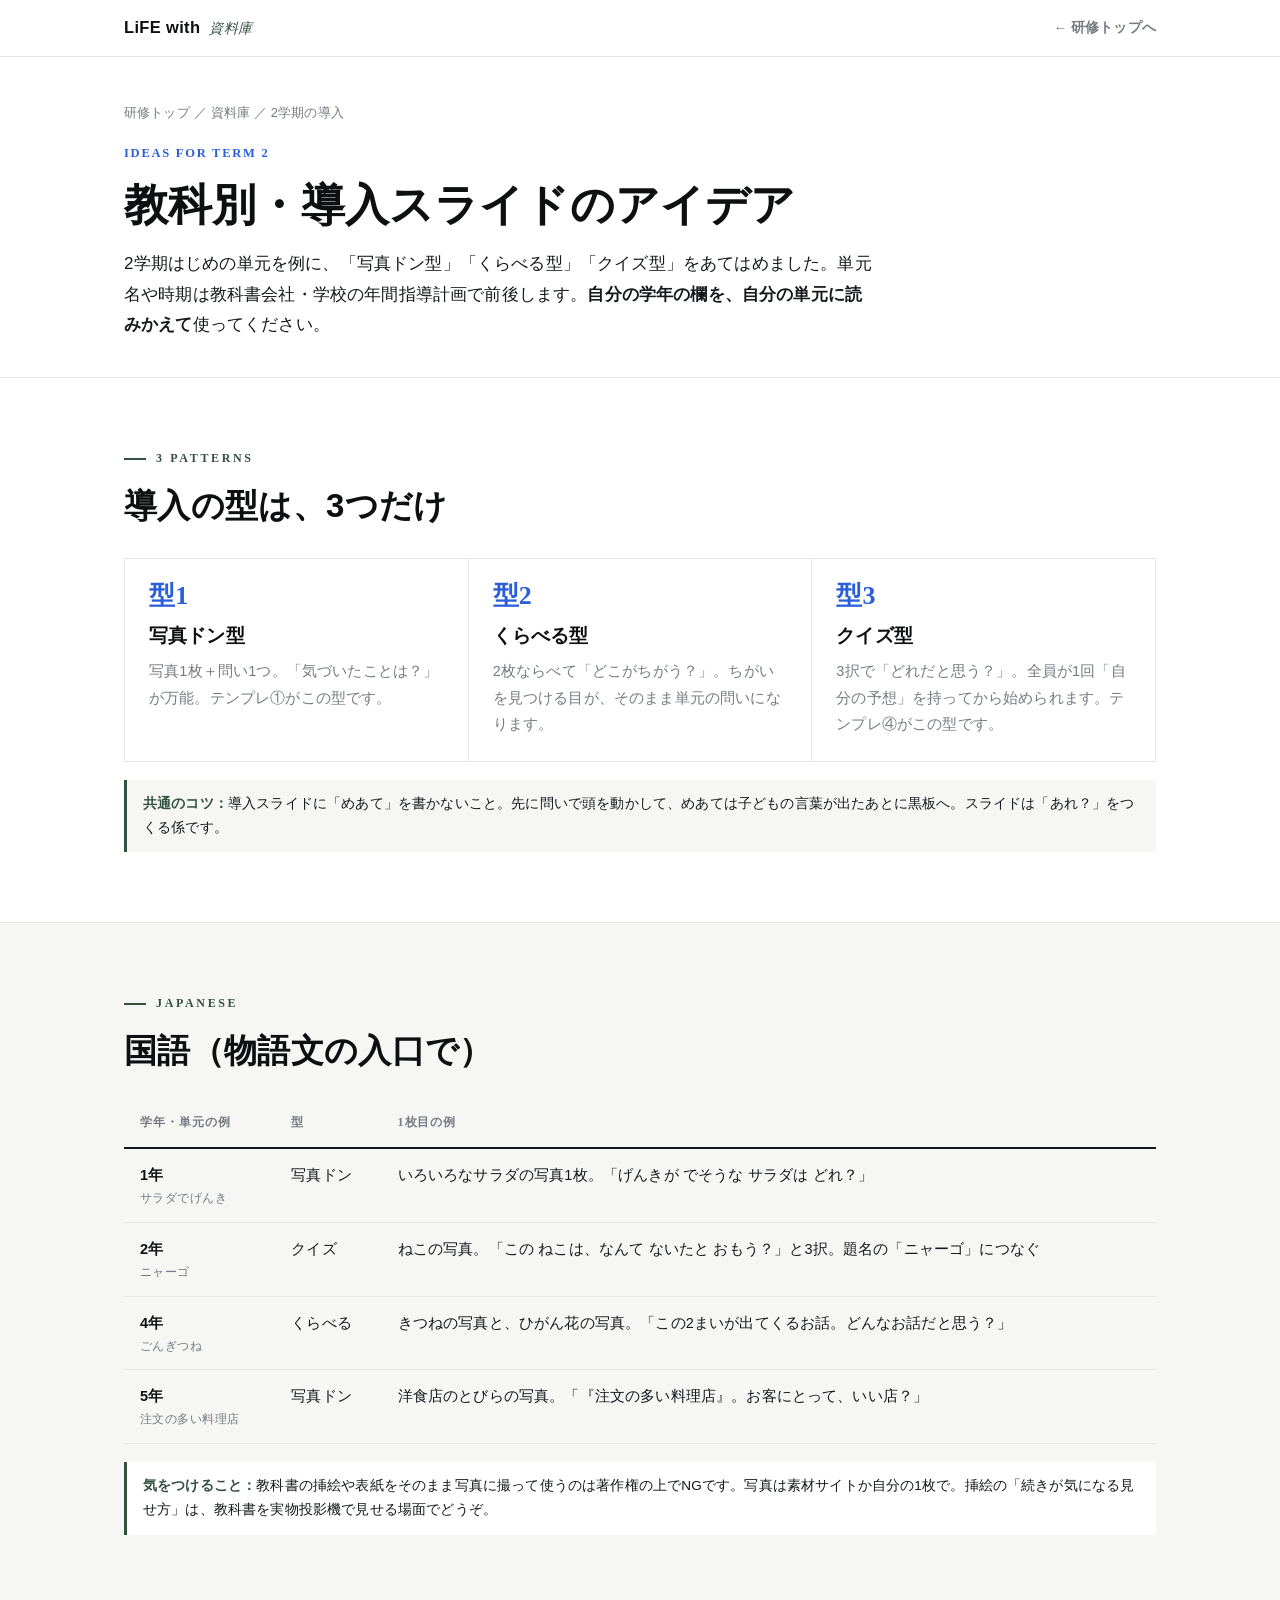
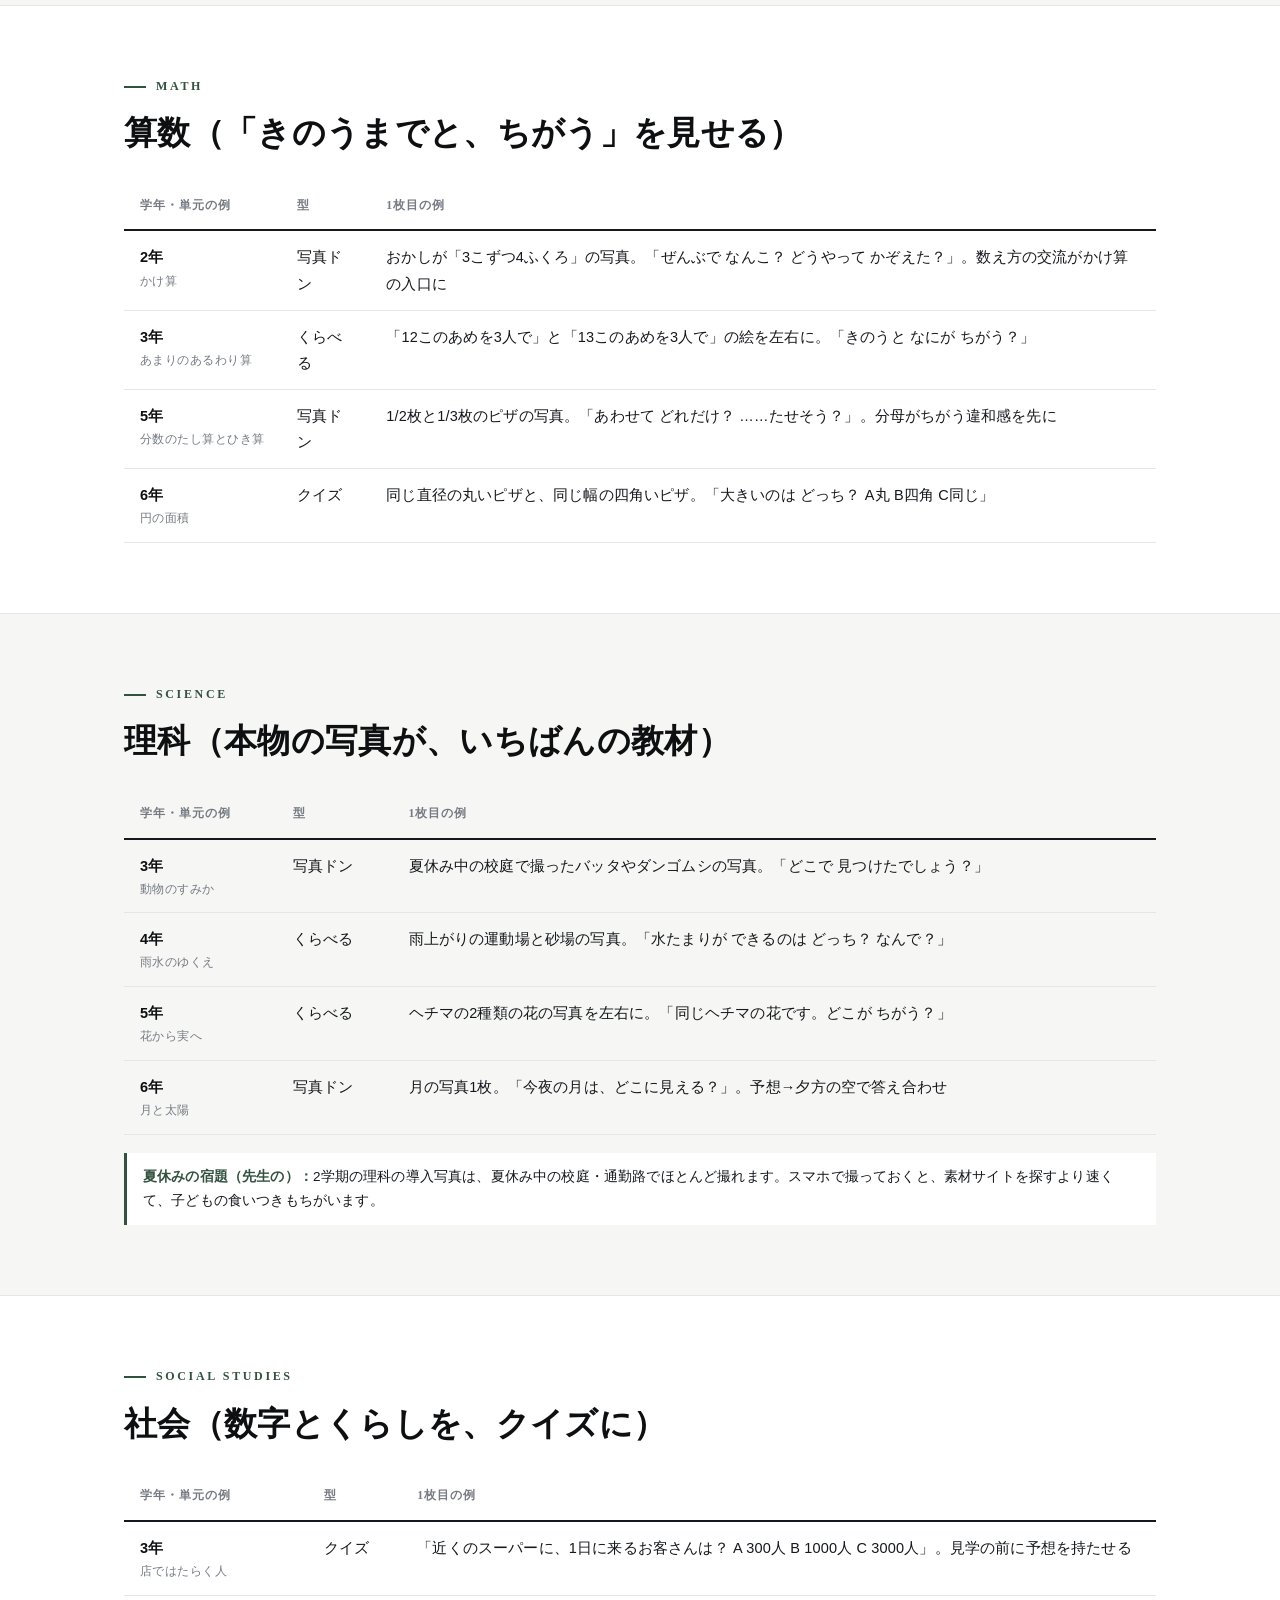
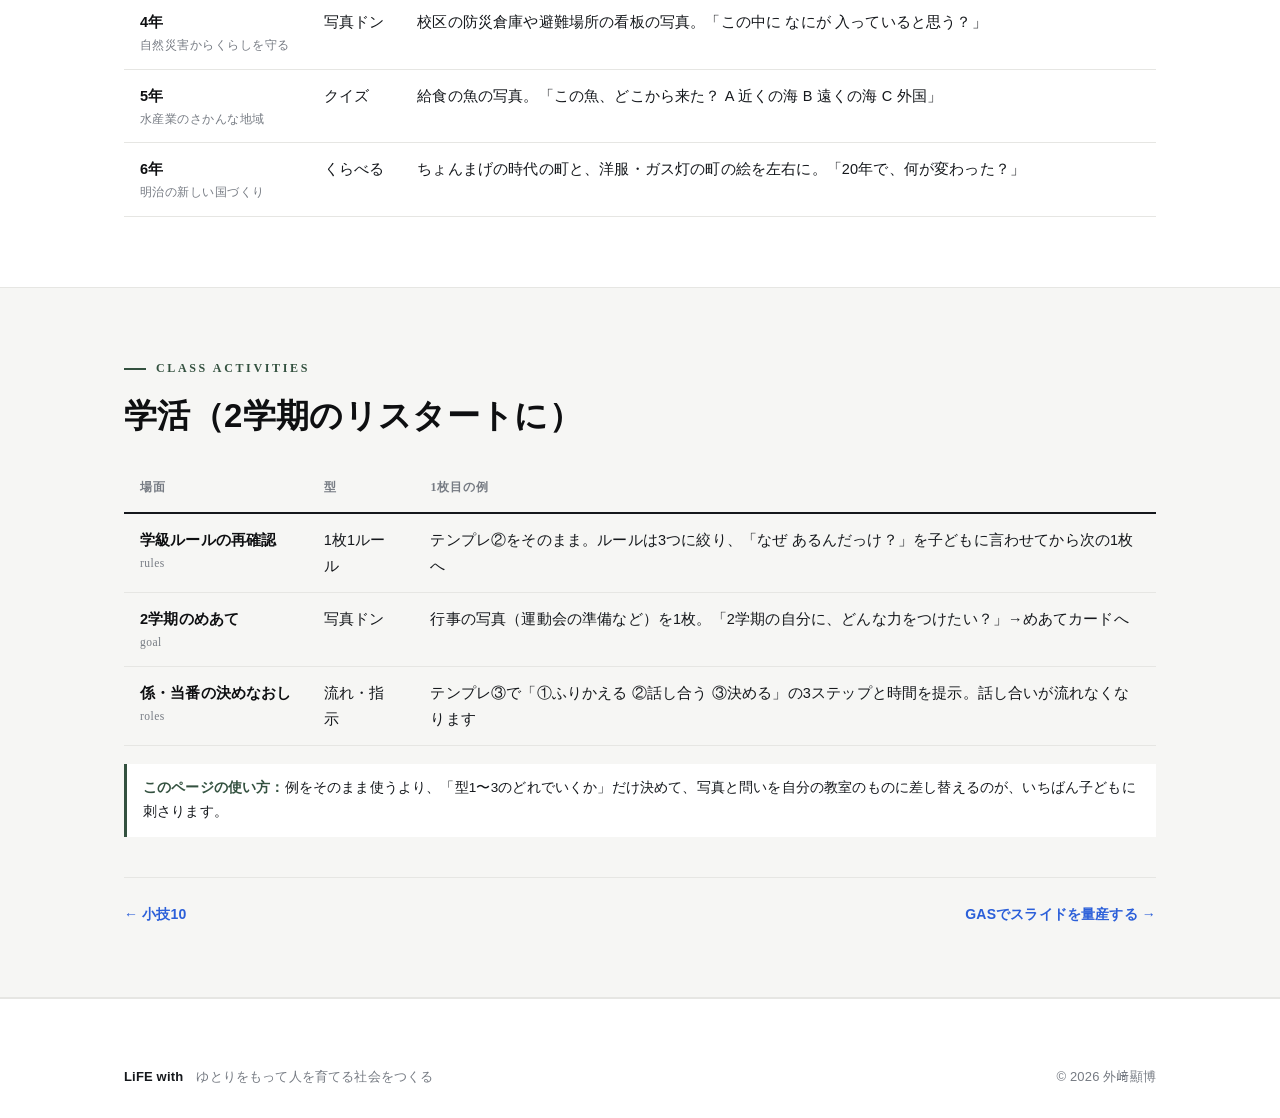
<file: guide/donyu.html>
<!doctype html>
<html lang="ja"><head>
<meta charset="utf-8"><meta name="viewport" content="width=device-width, initial-scale=1">
<title>教科別・2学期の導入スライドのアイデア｜立岩小 校内研修</title>
<meta name="description" content="国語・算数・理科・社会・学活。2学期はじめの単元でそのまま使える導入スライドの型と問いの例。">
<script>document.documentElement.className += ' js';</script>
<link rel="stylesheet" href="../styles.css">
</head><body>
<header class="bar"><div class="wrap">
  <div class="brand">LiFE with<span class="with">資料庫</span></div>
  <a class="back" href="../">← 研修トップへ</a>
</div></header>

<div class="page-hero"><div class="wrap reveal">
  <div class="crumb"><a href="../">研修トップ</a> ／ 資料庫 ／ 2学期の導入</div>
  <div class="kick">Ideas for Term 2</div>
  <h1>教科別・導入スライドのアイデア</h1>
  <p class="intro">2学期はじめの単元を例に、「写真ドン型」「くらべる型」「クイズ型」をあてはめました。単元名や時期は教科書会社・学校の年間指導計画で前後します。<b>自分の学年の欄を、自分の単元に読みかえて</b>使ってください。</p>
</div></div>

<section><div class="wrap reveal">
  <div class="eyebrow">3 patterns</div>
  <h2>導入の型は、3つだけ</h2>
  <div class="grid c3">
    <div class="cell"><div class="cn">型1</div><h3>写真ドン型</h3><p>写真1枚＋問い1つ。「気づいたことは？」が万能。テンプレ①がこの型です。</p></div>
    <div class="cell"><div class="cn">型2</div><h3>くらべる型</h3><p>2枚ならべて「どこがちがう？」。ちがいを見つける目が、そのまま単元の問いになります。</p></div>
    <div class="cell"><div class="cn">型3</div><h3>クイズ型</h3><p>3択で「どれだと思う？」。全員が1回「自分の予想」を持ってから始められます。テンプレ④がこの型です。</p></div>
  </div>
  <div class="tip"><b>共通のコツ：</b>導入スライドに「めあて」を書かないこと。先に問いで頭を動かして、めあては子どもの言葉が出たあとに黒板へ。スライドは「あれ？」をつくる係です。</div>
</div></section>

<section class="band"><div class="wrap reveal">
  <div class="eyebrow">Japanese</div>
  <h2>国語（物語文の入口で）</h2>
  <div class="tbl-scroll"><table class="tools">
    <thead><tr><th>学年・単元の例</th><th>型</th><th>1枚目の例</th></tr></thead>
    <tbody>
      <tr><td class="name">1年<span>サラダでげんき</span></td><td>写真ドン</td><td>いろいろなサラダの写真1枚。「げんきが でそうな サラダは どれ？」</td></tr>
      <tr><td class="name">2年<span>ニャーゴ</span></td><td>クイズ</td><td>ねこの写真。「この ねこは、なんて ないたと おもう？」と3択。題名の「ニャーゴ」につなぐ</td></tr>
      <tr><td class="name">4年<span>ごんぎつね</span></td><td>くらべる</td><td>きつねの写真と、ひがん花の写真。「この2まいが出てくるお話。どんなお話だと思う？」</td></tr>
      <tr><td class="name">5年<span>注文の多い料理店</span></td><td>写真ドン</td><td>洋食店のとびらの写真。「『注文の多い料理店』。お客にとって、いい店？」</td></tr>
    </tbody>
  </table></div>
  <div class="tip"><b>気をつけること：</b>教科書の挿絵や表紙をそのまま写真に撮って使うのは著作権の上でNGです。写真は素材サイトか自分の1枚で。挿絵の「続きが気になる見せ方」は、教科書を実物投影機で見せる場面でどうぞ。</div>
</div></section>

<section><div class="wrap reveal">
  <div class="eyebrow">Math</div>
  <h2>算数（「きのうまでと、ちがう」を見せる）</h2>
  <div class="tbl-scroll"><table class="tools">
    <thead><tr><th>学年・単元の例</th><th>型</th><th>1枚目の例</th></tr></thead>
    <tbody>
      <tr><td class="name">2年<span>かけ算</span></td><td>写真ドン</td><td>おかしが「3こずつ4ふくろ」の写真。「ぜんぶで なんこ？ どうやって かぞえた？」。数え方の交流がかけ算の入口に</td></tr>
      <tr><td class="name">3年<span>あまりのあるわり算</span></td><td>くらべる</td><td>「12このあめを3人で」と「13このあめを3人で」の絵を左右に。「きのうと なにが ちがう？」</td></tr>
      <tr><td class="name">5年<span>分数のたし算とひき算</span></td><td>写真ドン</td><td>1/2枚と1/3枚のピザの写真。「あわせて どれだけ？ ……たせそう？」。分母がちがう違和感を先に</td></tr>
      <tr><td class="name">6年<span>円の面積</span></td><td>クイズ</td><td>同じ直径の丸いピザと、同じ幅の四角いピザ。「大きいのは どっち？ A丸 B四角 C同じ」</td></tr>
    </tbody>
  </table></div>
</div></section>

<section class="band"><div class="wrap reveal">
  <div class="eyebrow">Science</div>
  <h2>理科（本物の写真が、いちばんの教材）</h2>
  <div class="tbl-scroll"><table class="tools">
    <thead><tr><th>学年・単元の例</th><th>型</th><th>1枚目の例</th></tr></thead>
    <tbody>
      <tr><td class="name">3年<span>動物のすみか</span></td><td>写真ドン</td><td>夏休み中の校庭で撮ったバッタやダンゴムシの写真。「どこで 見つけたでしょう？」</td></tr>
      <tr><td class="name">4年<span>雨水のゆくえ</span></td><td>くらべる</td><td>雨上がりの運動場と砂場の写真。「水たまりが できるのは どっち？ なんで？」</td></tr>
      <tr><td class="name">5年<span>花から実へ</span></td><td>くらべる</td><td>ヘチマの2種類の花の写真を左右に。「同じヘチマの花です。どこが ちがう？」</td></tr>
      <tr><td class="name">6年<span>月と太陽</span></td><td>写真ドン</td><td>月の写真1枚。「今夜の月は、どこに見える？」。予想→夕方の空で答え合わせ</td></tr>
    </tbody>
  </table></div>
  <div class="tip"><b>夏休みの宿題（先生の）：</b>2学期の理科の導入写真は、夏休み中の校庭・通勤路でほとんど撮れます。スマホで撮っておくと、素材サイトを探すより速くて、子どもの食いつきもちがいます。</div>
</div></section>

<section><div class="wrap reveal">
  <div class="eyebrow">Social studies</div>
  <h2>社会（数字とくらしを、クイズに）</h2>
  <div class="tbl-scroll"><table class="tools">
    <thead><tr><th>学年・単元の例</th><th>型</th><th>1枚目の例</th></tr></thead>
    <tbody>
      <tr><td class="name">3年<span>店ではたらく人</span></td><td>クイズ</td><td>「近くのスーパーに、1日に来るお客さんは？ A 300人 B 1000人 C 3000人」。見学の前に予想を持たせる</td></tr>
      <tr><td class="name">4年<span>自然災害からくらしを守る</span></td><td>写真ドン</td><td>校区の防災倉庫や避難場所の看板の写真。「この中に なにが 入っていると思う？」</td></tr>
      <tr><td class="name">5年<span>水産業のさかんな地域</span></td><td>クイズ</td><td>給食の魚の写真。「この魚、どこから来た？ A 近くの海 B 遠くの海 C 外国」</td></tr>
      <tr><td class="name">6年<span>明治の新しい国づくり</span></td><td>くらべる</td><td>ちょんまげの時代の町と、洋服・ガス灯の町の絵を左右に。「20年で、何が変わった？」</td></tr>
    </tbody>
  </table></div>
</div></section>

<section class="band"><div class="wrap reveal">
  <div class="eyebrow">Class activities</div>
  <h2>学活（2学期のリスタートに）</h2>
  <div class="tbl-scroll"><table class="tools">
    <thead><tr><th>場面</th><th>型</th><th>1枚目の例</th></tr></thead>
    <tbody>
      <tr><td class="name">学級ルールの再確認<span>rules</span></td><td>1枚1ルール</td><td>テンプレ②をそのまま。ルールは3つに絞り、「なぜ あるんだっけ？」を子どもに言わせてから次の1枚へ</td></tr>
      <tr><td class="name">2学期のめあて<span>goal</span></td><td>写真ドン</td><td>行事の写真（運動会の準備など）を1枚。「2学期の自分に、どんな力をつけたい？」→めあてカードへ</td></tr>
      <tr><td class="name">係・当番の決めなおし<span>roles</span></td><td>流れ・指示</td><td>テンプレ③で「①ふりかえる ②話し合う ③決める」の3ステップと時間を提示。話し合いが流れなくなります</td></tr>
    </tbody>
  </table></div>
  <div class="tip"><b>このページの使い方：</b>例をそのまま使うより、「型1〜3のどれでいくか」だけ決めて、写真と問いを自分の教室のものに差し替えるのが、いちばん子どもに刺さります。</div>
  <div class="pager"><a href="kowaza.html">← 小技10</a><a href="gas.html">GASでスライドを量産する →</a></div>
</div></section>

<footer><div class="wrap">
  <div class="foot-base">
    <div><span class="lw">LiFE with</span>　ゆとりをもって人を育てる社会をつくる</div>
    <div>© 2026 外﨑顯博</div>
  </div>
</div></footer>
<script>
const io=new IntersectionObserver(es=>es.forEach(e=>{ if(e.isIntersecting){ e.target.classList.add('in'); io.unobserve(e.target);} }),{threshold:.08});
document.querySelectorAll('.reveal').forEach(el=>io.observe(el));
</script>
</body></html>
</file>
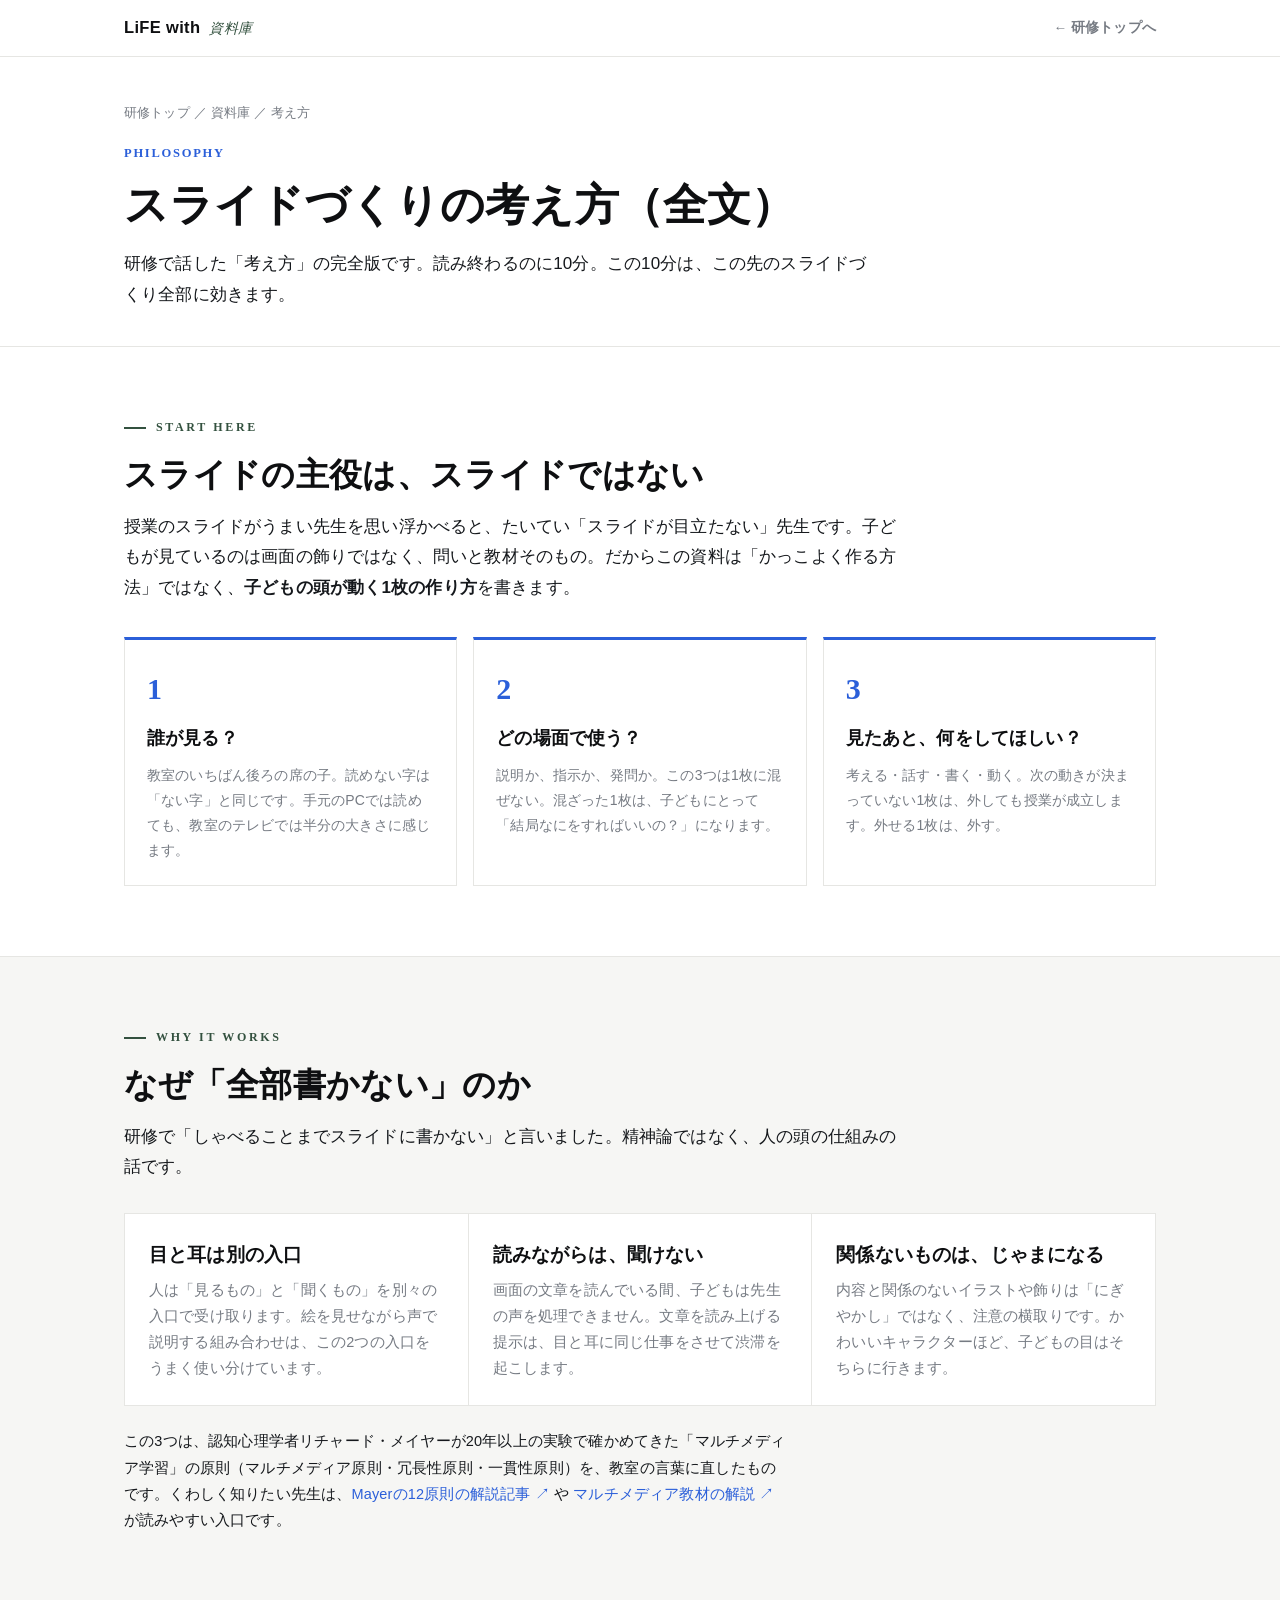
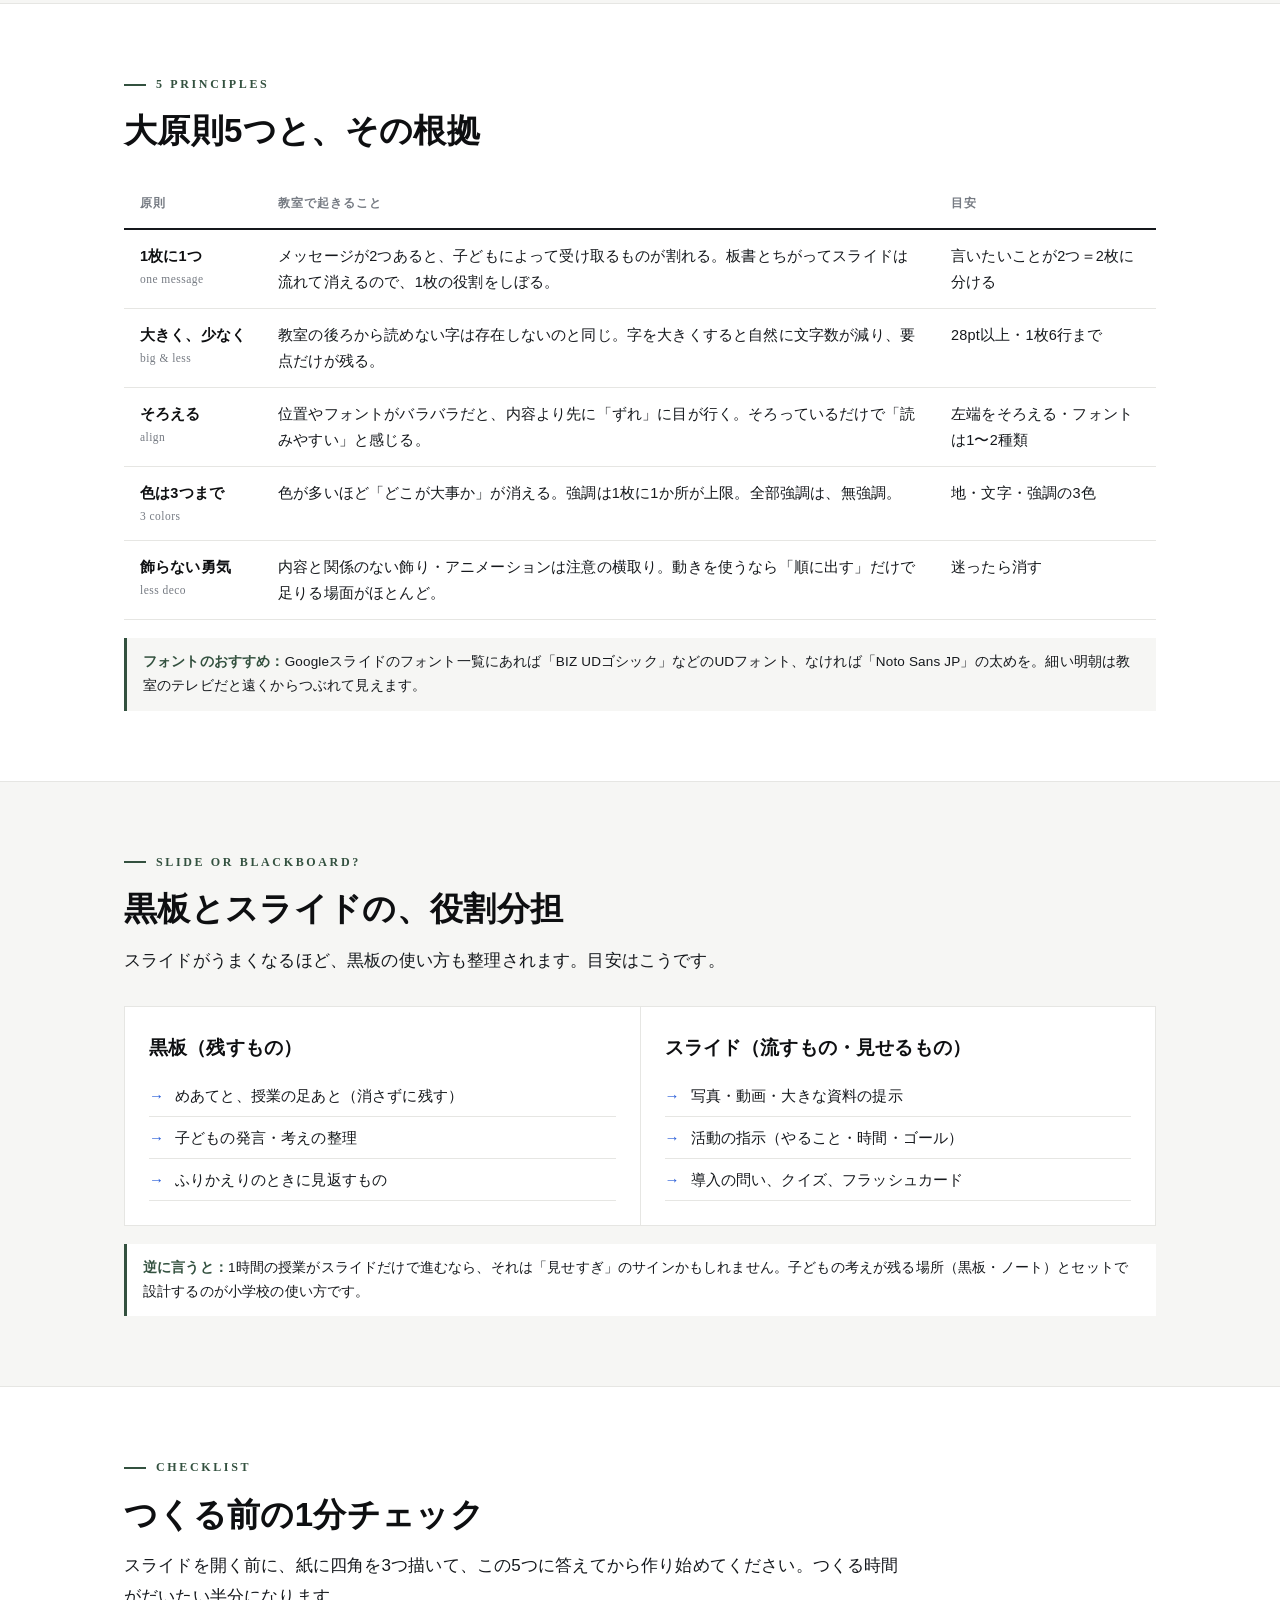
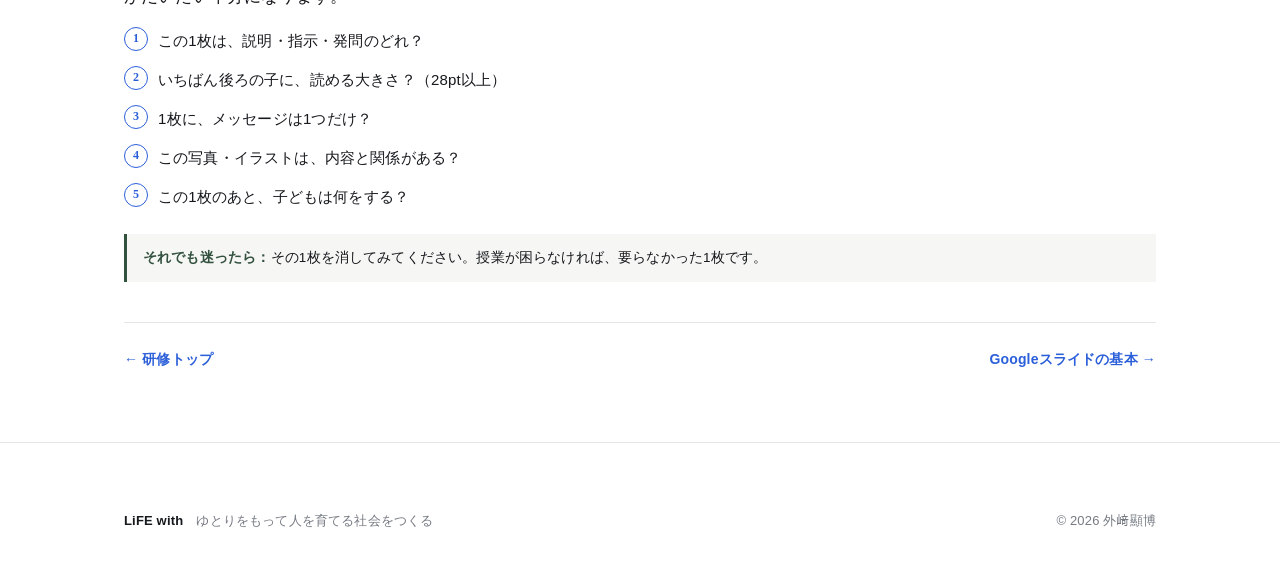
<file: guide/kangaekata.html>
<!doctype html>
<html lang="ja"><head>
<meta charset="utf-8"><meta name="viewport" content="width=device-width, initial-scale=1">
<title>スライドづくりの考え方（全文）｜立岩小 校内研修</title>
<meta name="description" content="スライドは授業の道具。3つの問い・大原則5つの根拠・つくる前のチェックリスト。研修で話した「考え方」の完全版。">
<script>document.documentElement.className += ' js';</script>
<link rel="stylesheet" href="../styles.css">
</head><body>
<header class="bar"><div class="wrap">
  <div class="brand">LiFE with<span class="with">資料庫</span></div>
  <a class="back" href="../">← 研修トップへ</a>
</div></header>

<div class="page-hero"><div class="wrap reveal">
  <div class="crumb"><a href="../">研修トップ</a> ／ 資料庫 ／ 考え方</div>
  <div class="kick">Philosophy</div>
  <h1>スライドづくりの考え方（全文）</h1>
  <p class="intro">研修で話した「考え方」の完全版です。読み終わるのに10分。この10分は、この先のスライドづくり全部に効きます。</p>
</div></div>

<section><div class="wrap reveal">
  <div class="eyebrow">Start here</div>
  <h2>スライドの主役は、スライドではない</h2>
  <p class="lead">授業のスライドがうまい先生を思い浮かべると、たいてい「スライドが目立たない」先生です。子どもが見ているのは画面の飾りではなく、問いと教材そのもの。だからこの資料は「かっこよく作る方法」ではなく、<b>子どもの頭が動く1枚の作り方</b>を書きます。</p>
  <div class="promise">
    <div class="p"><div class="n">1</div><h3>誰が見る？</h3><p>教室のいちばん後ろの席の子。読めない字は「ない字」と同じです。手元のPCでは読めても、教室のテレビでは半分の大きさに感じます。</p></div>
    <div class="p"><div class="n">2</div><h3>どの場面で使う？</h3><p>説明か、指示か、発問か。この3つは1枚に混ぜない。混ざった1枚は、子どもにとって「結局なにをすればいいの？」になります。</p></div>
    <div class="p"><div class="n">3</div><h3>見たあと、何をしてほしい？</h3><p>考える・話す・書く・動く。次の動きが決まっていない1枚は、外しても授業が成立します。外せる1枚は、外す。</p></div>
  </div>
</div></section>

<section class="band"><div class="wrap reveal">
  <div class="eyebrow">Why it works</div>
  <h2>なぜ「全部書かない」のか</h2>
  <p class="lead">研修で「しゃべることまでスライドに書かない」と言いました。精神論ではなく、人の頭の仕組みの話です。</p>
  <div class="grid c3">
    <div class="cell">
      <h3>目と耳は別の入口</h3>
      <p>人は「見るもの」と「聞くもの」を別々の入口で受け取ります。絵を見せながら声で説明する組み合わせは、この2つの入口をうまく使い分けています。</p>
    </div>
    <div class="cell">
      <h3>読みながらは、聞けない</h3>
      <p>画面の文章を読んでいる間、子どもは先生の声を処理できません。文章を読み上げる提示は、目と耳に同じ仕事をさせて渋滞を起こします。</p>
    </div>
    <div class="cell">
      <h3>関係ないものは、じゃまになる</h3>
      <p>内容と関係のないイラストや飾りは「にぎやかし」ではなく、注意の横取りです。かわいいキャラクターほど、子どもの目はそちらに行きます。</p>
    </div>
  </div>
  <p class="lead" style="font-size:14.5px; margin-top:22px">この3つは、認知心理学者リチャード・メイヤーが20年以上の実験で確かめてきた「マルチメディア学習」の原則（マルチメディア原則・冗長性原則・一貫性原則）を、教室の言葉に直したものです。くわしく知りたい先生は、<a href="https://note.com/englishcom/n/n502c3d60edfe" target="_blank" rel="noopener">Mayerの12原則の解説記事 ↗</a> や <a href="https://note.com/nomadlife/n/n6945ae372596" target="_blank" rel="noopener">マルチメディア教材の解説 ↗</a> が読みやすい入口です。</p>
</div></section>

<section><div class="wrap reveal">
  <div class="eyebrow">5 principles</div>
  <h2>大原則5つと、その根拠</h2>
  <div class="tbl-scroll"><table class="tools">
    <thead><tr><th>原則</th><th>教室で起きること</th><th>目安</th></tr></thead>
    <tbody>
      <tr><td class="name">1枚に1つ<span>one message</span></td><td>メッセージが2つあると、子どもによって受け取るものが割れる。板書とちがってスライドは流れて消えるので、1枚の役割をしぼる。</td><td>言いたいことが2つ＝2枚に分ける</td></tr>
      <tr><td class="name">大きく、少なく<span>big &amp; less</span></td><td>教室の後ろから読めない字は存在しないのと同じ。字を大きくすると自然に文字数が減り、要点だけが残る。</td><td>28pt以上・1枚6行まで</td></tr>
      <tr><td class="name">そろえる<span>align</span></td><td>位置やフォントがバラバラだと、内容より先に「ずれ」に目が行く。そろっているだけで「読みやすい」と感じる。</td><td>左端をそろえる・フォントは1〜2種類</td></tr>
      <tr><td class="name">色は3つまで<span>3 colors</span></td><td>色が多いほど「どこが大事か」が消える。強調は1枚に1か所が上限。全部強調は、無強調。</td><td>地・文字・強調の3色</td></tr>
      <tr><td class="name">飾らない勇気<span>less deco</span></td><td>内容と関係のない飾り・アニメーションは注意の横取り。動きを使うなら「順に出す」だけで足りる場面がほとんど。</td><td>迷ったら消す</td></tr>
    </tbody>
  </table></div>
  <div class="tip"><b>フォントのおすすめ：</b>Googleスライドのフォント一覧にあれば「BIZ UDゴシック」などのUDフォント、なければ「Noto Sans JP」の太めを。細い明朝は教室のテレビだと遠くからつぶれて見えます。</div>
</div></section>

<section class="band"><div class="wrap reveal">
  <div class="eyebrow">Slide or blackboard?</div>
  <h2>黒板とスライドの、役割分担</h2>
  <p class="lead">スライドがうまくなるほど、黒板の使い方も整理されます。目安はこうです。</p>
  <div class="grid c2">
    <div class="cell">
      <h3>黒板（残すもの）</h3>
      <ul class="uses">
        <li>めあてと、授業の足あと（消さずに残す）</li>
        <li>子どもの発言・考えの整理</li>
        <li>ふりかえりのときに見返すもの</li>
      </ul>
    </div>
    <div class="cell">
      <h3>スライド（流すもの・見せるもの）</h3>
      <ul class="uses">
        <li>写真・動画・大きな資料の提示</li>
        <li>活動の指示（やること・時間・ゴール）</li>
        <li>導入の問い、クイズ、フラッシュカード</li>
      </ul>
    </div>
  </div>
  <div class="tip"><b>逆に言うと：</b>1時間の授業がスライドだけで進むなら、それは「見せすぎ」のサインかもしれません。子どもの考えが残る場所（黒板・ノート）とセットで設計するのが小学校の使い方です。</div>
</div></section>

<section><div class="wrap reveal">
  <div class="eyebrow">Checklist</div>
  <h2>つくる前の1分チェック</h2>
  <p class="lead">スライドを開く前に、紙に四角を3つ描いて、この5つに答えてから作り始めてください。つくる時間がだいたい半分になります。</p>
  <ol class="steps">
    <li>この1枚は、説明・指示・発問のどれ？</li>
    <li>いちばん後ろの子に、読める大きさ？（28pt以上）</li>
    <li>1枚に、メッセージは1つだけ？</li>
    <li>この写真・イラストは、内容と関係がある？</li>
    <li>この1枚のあと、子どもは何をする？</li>
  </ol>
  <div class="tip"><b>それでも迷ったら：</b>その1枚を消してみてください。授業が困らなければ、要らなかった1枚です。</div>
  <div class="pager"><a href="../">← 研修トップ</a><a href="kihon.html">Googleスライドの基本 →</a></div>
</div></section>

<footer><div class="wrap">
  <div class="foot-base">
    <div><span class="lw">LiFE with</span>　ゆとりをもって人を育てる社会をつくる</div>
    <div>© 2026 外﨑顯博</div>
  </div>
</div></footer>
<script>
const io=new IntersectionObserver(es=>es.forEach(e=>{ if(e.isIntersecting){ e.target.classList.add('in'); io.unobserve(e.target);} }),{threshold:.08});
document.querySelectorAll('.reveal').forEach(el=>io.observe(el));
</script>
</body></html>
</file>
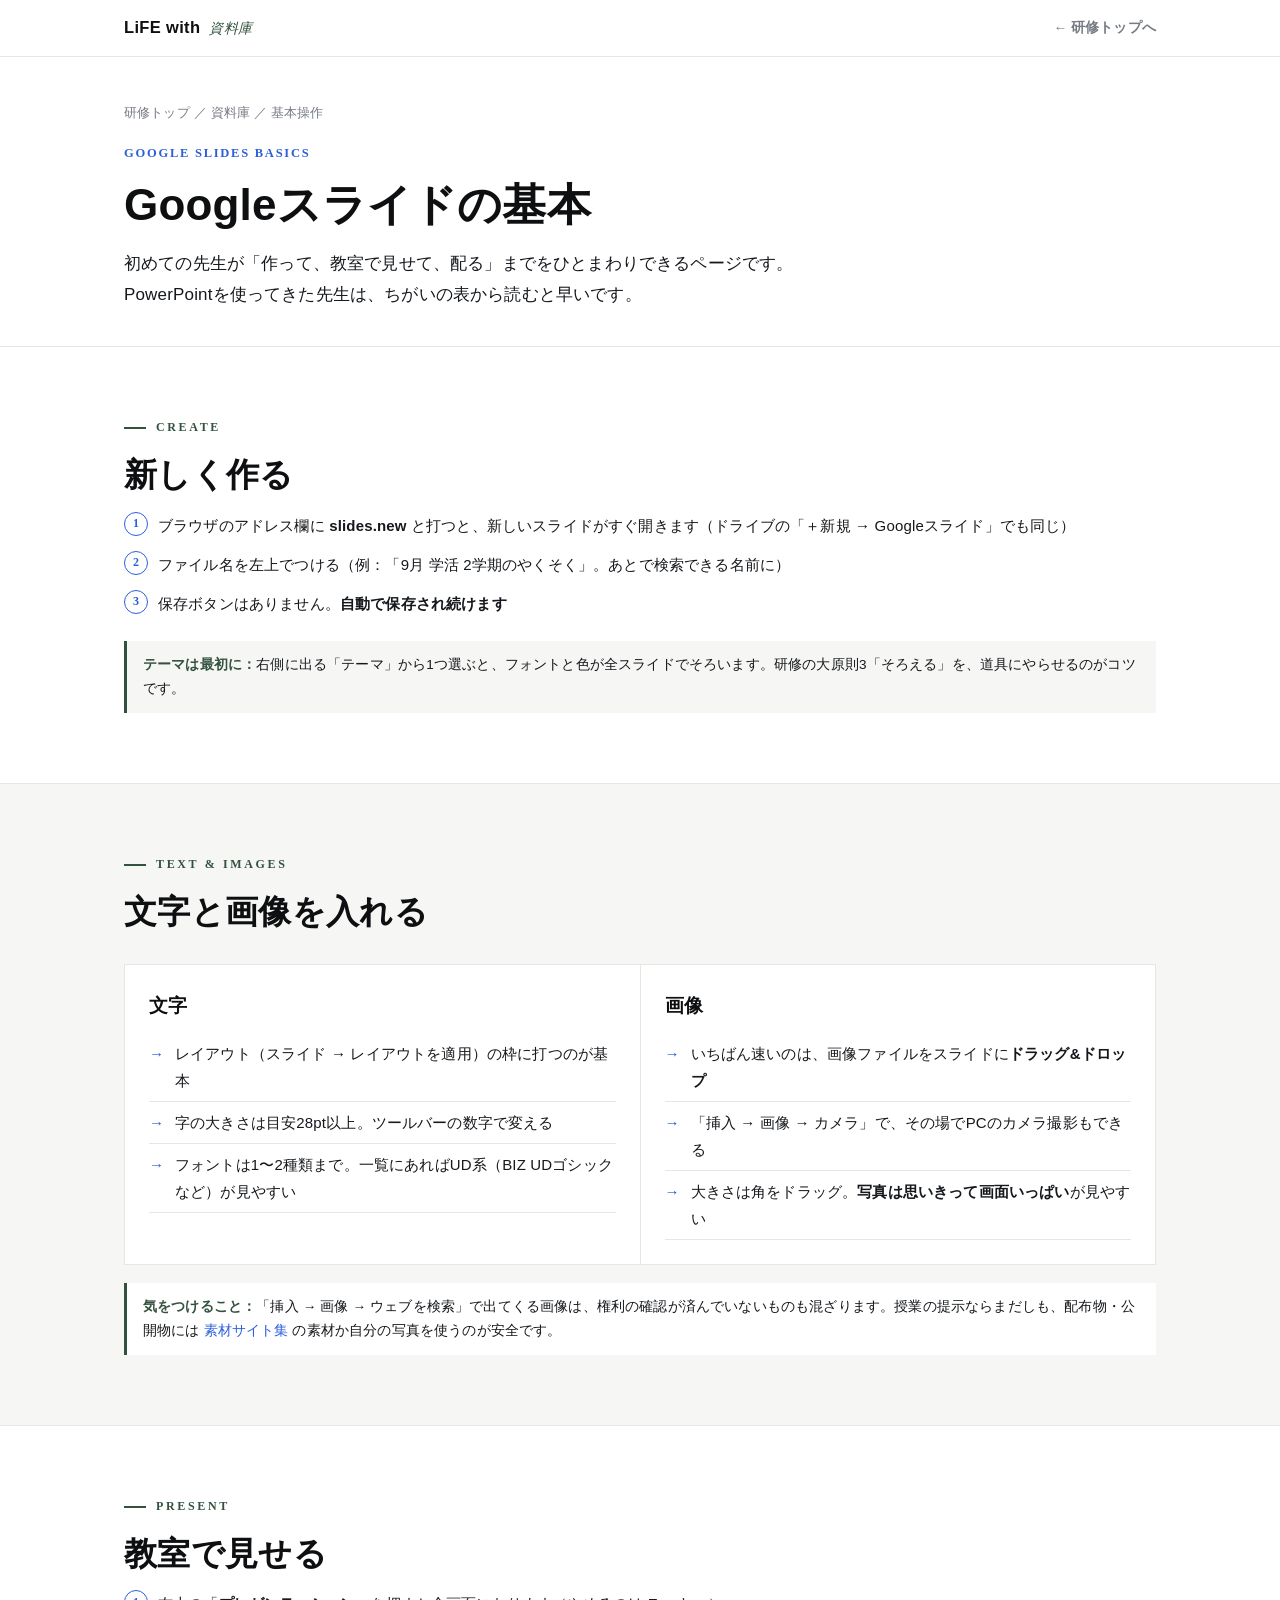
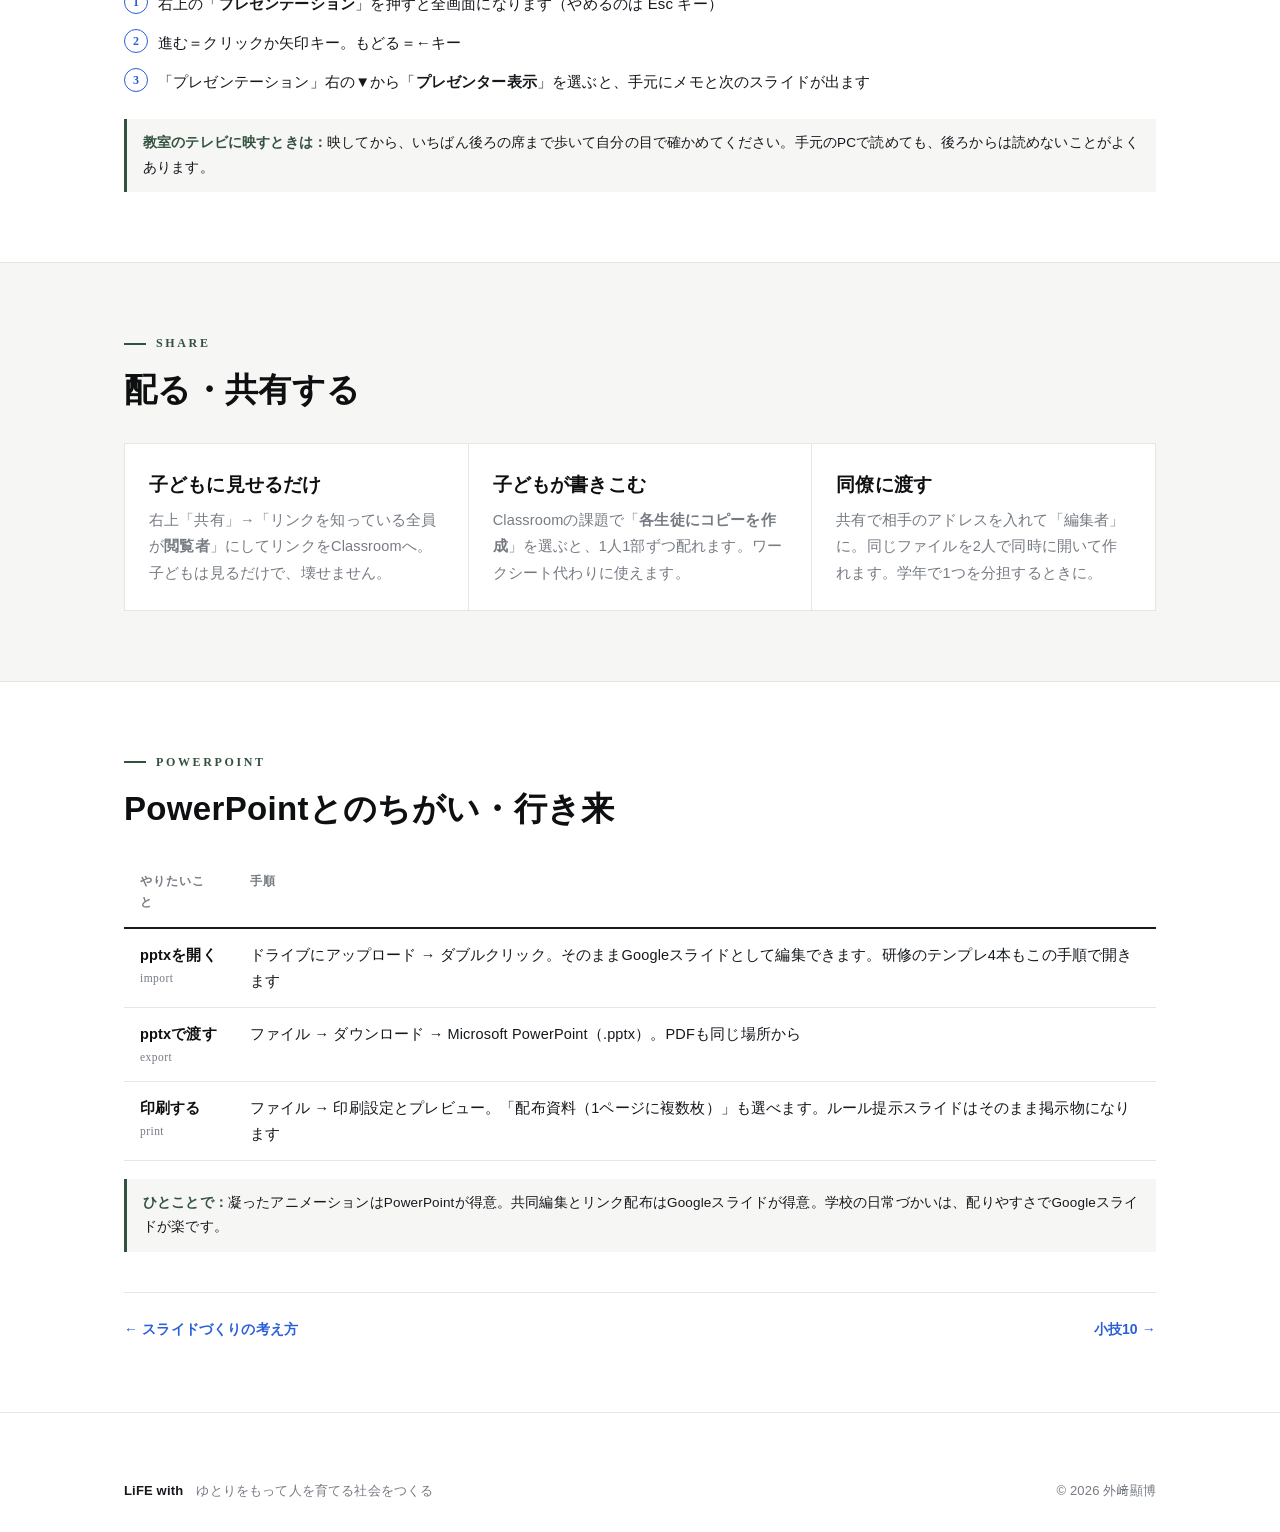
<file: guide/kihon.html>
<!doctype html>
<html lang="ja"><head>
<meta charset="utf-8"><meta name="viewport" content="width=device-width, initial-scale=1">
<title>Googleスライドの基本｜立岩小 校内研修</title>
<meta name="description" content="新規作成・画像の入れ方・提示のしかた・pptxの開き方。初めてGoogleスライドを使う先生のための基本操作。">
<script>document.documentElement.className += ' js';</script>
<link rel="stylesheet" href="../styles.css">
</head><body>
<header class="bar"><div class="wrap">
  <div class="brand">LiFE with<span class="with">資料庫</span></div>
  <a class="back" href="../">← 研修トップへ</a>
</div></header>

<div class="page-hero"><div class="wrap reveal">
  <div class="crumb"><a href="../">研修トップ</a> ／ 資料庫 ／ 基本操作</div>
  <div class="kick">Google Slides Basics</div>
  <h1>Googleスライドの基本</h1>
  <p class="intro">初めての先生が「作って、教室で見せて、配る」までをひとまわりできるページです。PowerPointを使ってきた先生は、ちがいの表から読むと早いです。</p>
</div></div>

<section><div class="wrap reveal">
  <div class="eyebrow">Create</div>
  <h2>新しく作る</h2>
  <ol class="steps">
    <li>ブラウザのアドレス欄に <b>slides.new</b> と打つと、新しいスライドがすぐ開きます（ドライブの「＋新規 → Googleスライド」でも同じ）</li>
    <li>ファイル名を左上でつける（例：「9月 学活 2学期のやくそく」。あとで検索できる名前に）</li>
    <li>保存ボタンはありません。<b>自動で保存され続けます</b></li>
  </ol>
  <div class="tip"><b>テーマは最初に：</b>右側に出る「テーマ」から1つ選ぶと、フォントと色が全スライドでそろいます。研修の大原則3「そろえる」を、道具にやらせるのがコツです。</div>
</div></section>

<section class="band"><div class="wrap reveal">
  <div class="eyebrow">Text &amp; Images</div>
  <h2>文字と画像を入れる</h2>
  <div class="grid c2">
    <div class="cell">
      <h3>文字</h3>
      <ul class="uses">
        <li>レイアウト（スライド → レイアウトを適用）の枠に打つのが基本</li>
        <li>字の大きさは目安28pt以上。ツールバーの数字で変える</li>
        <li>フォントは1〜2種類まで。一覧にあればUD系（BIZ UDゴシックなど）が見やすい</li>
      </ul>
    </div>
    <div class="cell">
      <h3>画像</h3>
      <ul class="uses">
        <li>いちばん速いのは、画像ファイルをスライドに<b>ドラッグ&amp;ドロップ</b></li>
        <li>「挿入 → 画像 → カメラ」で、その場でPCのカメラ撮影もできる</li>
        <li>大きさは角をドラッグ。<b>写真は思いきって画面いっぱい</b>が見やすい</li>
      </ul>
    </div>
  </div>
  <div class="tip"><b>気をつけること：</b>「挿入 → 画像 → ウェブを検索」で出てくる画像は、権利の確認が済んでいないものも混ざります。授業の提示ならまだしも、配布物・公開物には <a href="sozai.html">素材サイト集</a> の素材か自分の写真を使うのが安全です。</div>
</div></section>

<section><div class="wrap reveal">
  <div class="eyebrow">Present</div>
  <h2>教室で見せる</h2>
  <ol class="steps">
    <li>右上の「<b>プレゼンテーション</b>」を押すと全画面になります（やめるのは Esc キー）</li>
    <li>進む＝クリックか矢印キー。もどる＝←キー</li>
    <li>「プレゼンテーション」右の▼から「<b>プレゼンター表示</b>」を選ぶと、手元にメモと次のスライドが出ます</li>
  </ol>
  <div class="tip"><b>教室のテレビに映すときは：</b>映してから、いちばん後ろの席まで歩いて自分の目で確かめてください。手元のPCで読めても、後ろからは読めないことがよくあります。</div>
</div></section>

<section class="band"><div class="wrap reveal">
  <div class="eyebrow">Share</div>
  <h2>配る・共有する</h2>
  <div class="grid c3">
    <div class="cell">
      <h3>子どもに見せるだけ</h3>
      <p>右上「共有」→「リンクを知っている全員が<b>閲覧者</b>」にしてリンクをClassroomへ。子どもは見るだけで、壊せません。</p>
    </div>
    <div class="cell">
      <h3>子どもが書きこむ</h3>
      <p>Classroomの課題で「<b>各生徒にコピーを作成</b>」を選ぶと、1人1部ずつ配れます。ワークシート代わりに使えます。</p>
    </div>
    <div class="cell">
      <h3>同僚に渡す</h3>
      <p>共有で相手のアドレスを入れて「編集者」に。同じファイルを2人で同時に開いて作れます。学年で1つを分担するときに。</p>
    </div>
  </div>
</div></section>

<section><div class="wrap reveal">
  <div class="eyebrow">PowerPoint</div>
  <h2>PowerPointとのちがい・行き来</h2>
  <div class="tbl-scroll"><table class="tools">
    <thead><tr><th>やりたいこと</th><th>手順</th></tr></thead>
    <tbody>
      <tr><td class="name">pptxを開く<span>import</span></td><td>ドライブにアップロード → ダブルクリック。そのままGoogleスライドとして編集できます。研修のテンプレ4本もこの手順で開きます</td></tr>
      <tr><td class="name">pptxで渡す<span>export</span></td><td>ファイル → ダウンロード → Microsoft PowerPoint（.pptx）。PDFも同じ場所から</td></tr>
      <tr><td class="name">印刷する<span>print</span></td><td>ファイル → 印刷設定とプレビュー。「配布資料（1ページに複数枚）」も選べます。ルール提示スライドはそのまま掲示物になります</td></tr>
    </tbody>
  </table></div>
  <div class="tip"><b>ひとことで：</b>凝ったアニメーションはPowerPointが得意。共同編集とリンク配布はGoogleスライドが得意。学校の日常づかいは、配りやすさでGoogleスライドが楽です。</div>
  <div class="pager"><a href="kangaekata.html">← スライドづくりの考え方</a><a href="kowaza.html">小技10 →</a></div>
</div></section>

<footer><div class="wrap">
  <div class="foot-base">
    <div><span class="lw">LiFE with</span>　ゆとりをもって人を育てる社会をつくる</div>
    <div>© 2026 外﨑顯博</div>
  </div>
</div></footer>
<script>
const io=new IntersectionObserver(es=>es.forEach(e=>{ if(e.isIntersecting){ e.target.classList.add('in'); io.unobserve(e.target);} }),{threshold:.08});
document.querySelectorAll('.reveal').forEach(el=>io.observe(el));
</script>
</body></html>
</file>
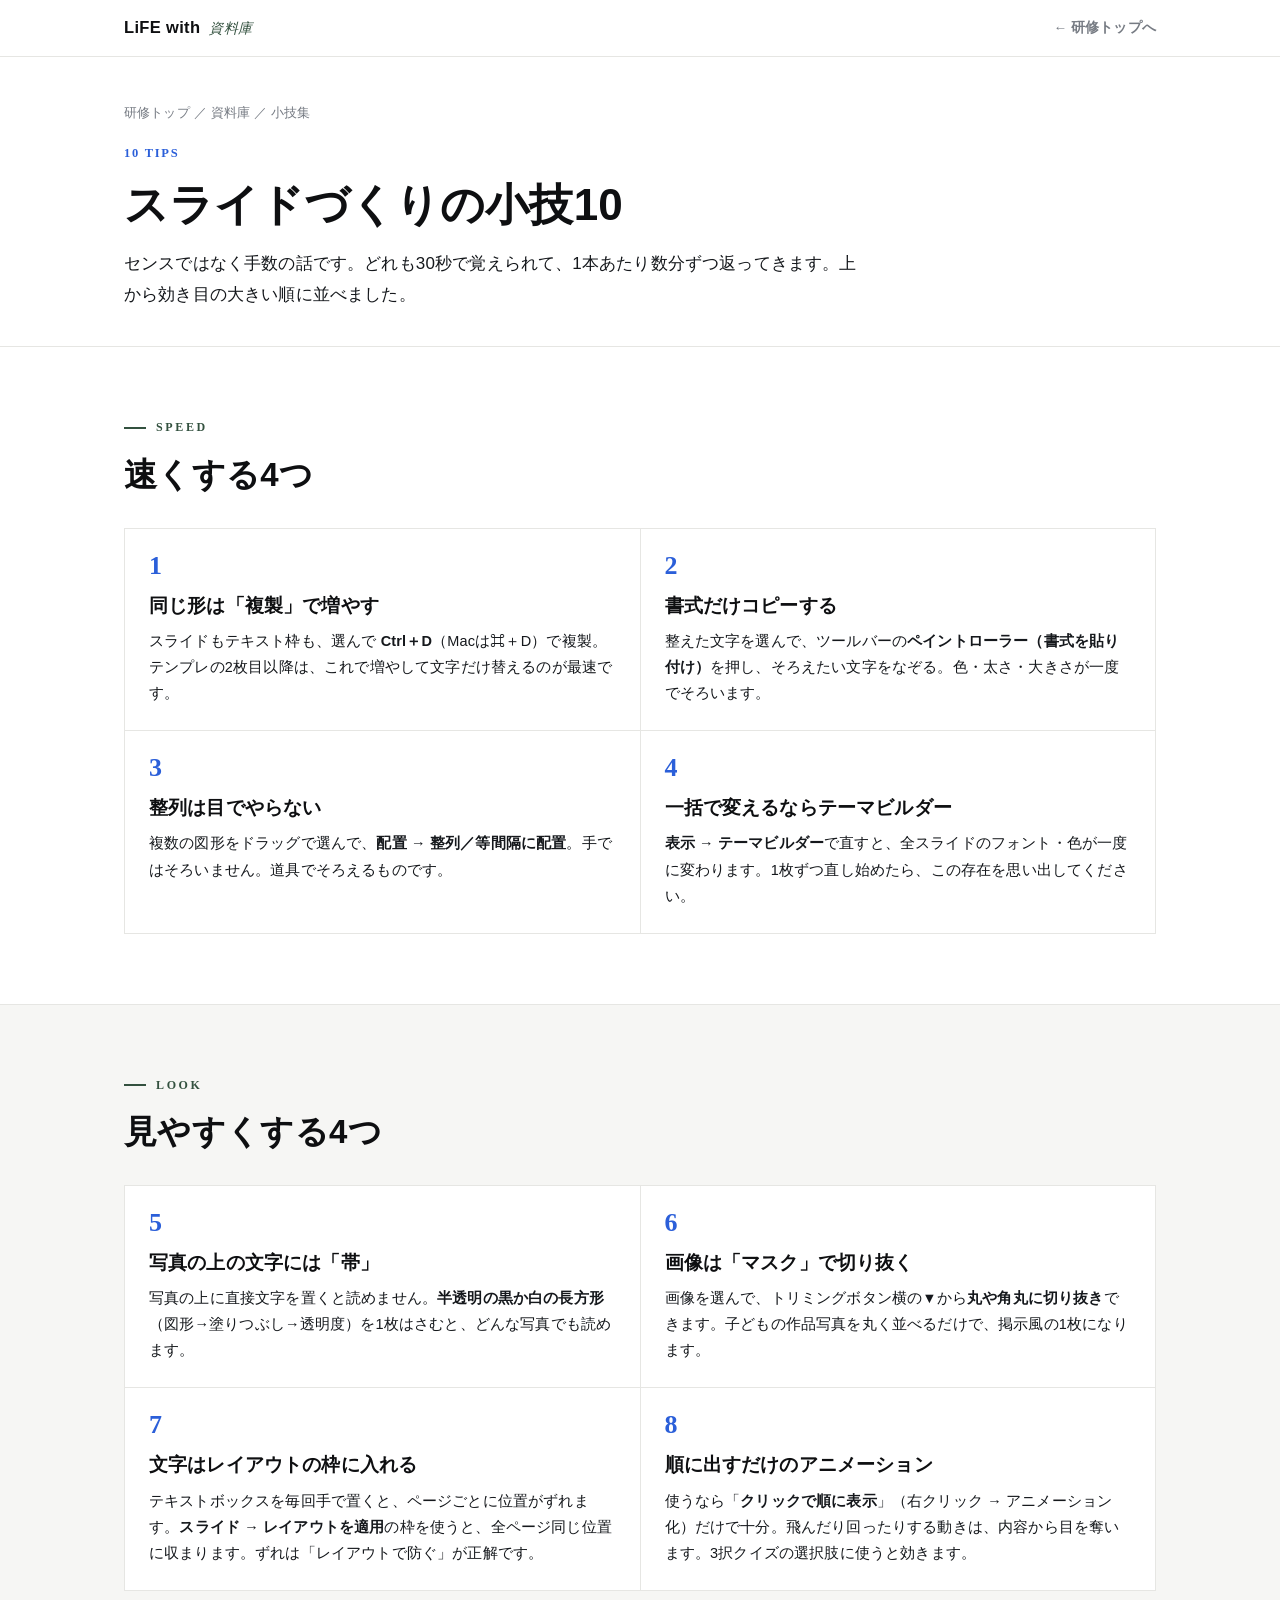
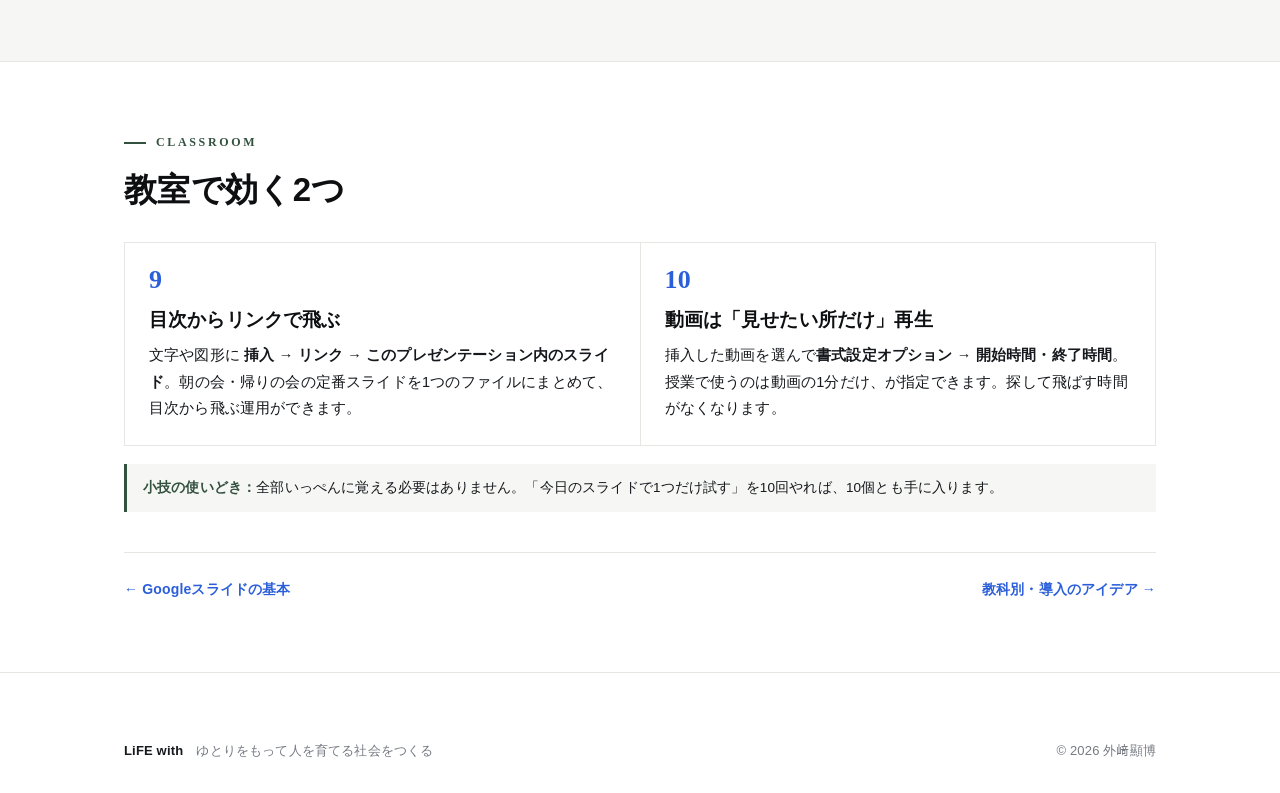
<file: guide/kowaza.html>
<!doctype html>
<html lang="ja"><head>
<meta charset="utf-8"><meta name="viewport" content="width=device-width, initial-scale=1">
<title>スライドづくりの小技10｜立岩小 校内研修</title>
<meta name="description" content="書式の使い回し・整列・画像の切り抜き・文字を読ませる帯。知っているだけでスライドづくりが速くなる10個の小技。">
<script>document.documentElement.className += ' js';</script>
<link rel="stylesheet" href="../styles.css">
</head><body>
<header class="bar"><div class="wrap">
  <div class="brand">LiFE with<span class="with">資料庫</span></div>
  <a class="back" href="../">← 研修トップへ</a>
</div></header>

<div class="page-hero"><div class="wrap reveal">
  <div class="crumb"><a href="../">研修トップ</a> ／ 資料庫 ／ 小技集</div>
  <div class="kick">10 Tips</div>
  <h1>スライドづくりの小技10</h1>
  <p class="intro">センスではなく手数の話です。どれも30秒で覚えられて、1本あたり数分ずつ返ってきます。上から効き目の大きい順に並べました。</p>
</div></div>

<section><div class="wrap reveal">
  <div class="eyebrow">Speed</div>
  <h2>速くする4つ</h2>
  <div class="grid c2">
    <div class="cell">
      <div class="cn">1</div><h3>同じ形は「複製」で増やす</h3>
      <p style="font-size:14.5px;color:var(--ink)">スライドもテキスト枠も、選んで <b>Ctrl＋D</b>（Macは⌘＋D）で複製。テンプレの2枚目以降は、これで増やして文字だけ替えるのが最速です。</p>
    </div>
    <div class="cell">
      <div class="cn">2</div><h3>書式だけコピーする</h3>
      <p style="font-size:14.5px;color:var(--ink)">整えた文字を選んで、ツールバーの<b>ペイントローラー（書式を貼り付け）</b>を押し、そろえたい文字をなぞる。色・太さ・大きさが一度でそろいます。</p>
    </div>
    <div class="cell">
      <div class="cn">3</div><h3>整列は目でやらない</h3>
      <p style="font-size:14.5px;color:var(--ink)">複数の図形をドラッグで選んで、<b>配置 → 整列／等間隔に配置</b>。手ではそろいません。道具でそろえるものです。</p>
    </div>
    <div class="cell">
      <div class="cn">4</div><h3>一括で変えるならテーマビルダー</h3>
      <p style="font-size:14.5px;color:var(--ink)"><b>表示 → テーマビルダー</b>で直すと、全スライドのフォント・色が一度に変わります。1枚ずつ直し始めたら、この存在を思い出してください。</p>
    </div>
  </div>
</div></section>

<section class="band"><div class="wrap reveal">
  <div class="eyebrow">Look</div>
  <h2>見やすくする4つ</h2>
  <div class="grid c2">
    <div class="cell">
      <div class="cn">5</div><h3>写真の上の文字には「帯」</h3>
      <p style="font-size:14.5px;color:var(--ink)">写真の上に直接文字を置くと読めません。<b>半透明の黒か白の長方形</b>（図形→塗りつぶし→透明度）を1枚はさむと、どんな写真でも読めます。</p>
    </div>
    <div class="cell">
      <div class="cn">6</div><h3>画像は「マスク」で切り抜く</h3>
      <p style="font-size:14.5px;color:var(--ink)">画像を選んで、トリミングボタン横の▼から<b>丸や角丸に切り抜き</b>できます。子どもの作品写真を丸く並べるだけで、掲示風の1枚になります。</p>
    </div>
    <div class="cell">
      <div class="cn">7</div><h3>文字はレイアウトの枠に入れる</h3>
      <p style="font-size:14.5px;color:var(--ink)">テキストボックスを毎回手で置くと、ページごとに位置がずれます。<b>スライド → レイアウトを適用</b>の枠を使うと、全ページ同じ位置に収まります。ずれは「レイアウトで防ぐ」が正解です。</p>
    </div>
    <div class="cell">
      <div class="cn">8</div><h3>順に出すだけのアニメーション</h3>
      <p style="font-size:14.5px;color:var(--ink)">使うなら「<b>クリックで順に表示</b>」（右クリック → アニメーション化）だけで十分。飛んだり回ったりする動きは、内容から目を奪います。3択クイズの選択肢に使うと効きます。</p>
    </div>
  </div>
</div></section>

<section><div class="wrap reveal">
  <div class="eyebrow">Classroom</div>
  <h2>教室で効く2つ</h2>
  <div class="grid c2">
    <div class="cell">
      <div class="cn">9</div><h3>目次からリンクで飛ぶ</h3>
      <p style="font-size:14.5px;color:var(--ink)">文字や図形に <b>挿入 → リンク → このプレゼンテーション内のスライド</b>。朝の会・帰りの会の定番スライドを1つのファイルにまとめて、目次から飛ぶ運用ができます。</p>
    </div>
    <div class="cell">
      <div class="cn">10</div><h3>動画は「見せたい所だけ」再生</h3>
      <p style="font-size:14.5px;color:var(--ink)">挿入した動画を選んで<b>書式設定オプション → 開始時間・終了時間</b>。授業で使うのは動画の1分だけ、が指定できます。探して飛ばす時間がなくなります。</p>
    </div>
  </div>
  <div class="tip"><b>小技の使いどき：</b>全部いっぺんに覚える必要はありません。「今日のスライドで1つだけ試す」を10回やれば、10個とも手に入ります。</div>
  <div class="pager"><a href="kihon.html">← Googleスライドの基本</a><a href="donyu.html">教科別・導入のアイデア →</a></div>
</div></section>

<footer><div class="wrap">
  <div class="foot-base">
    <div><span class="lw">LiFE with</span>　ゆとりをもって人を育てる社会をつくる</div>
    <div>© 2026 外﨑顯博</div>
  </div>
</div></footer>
<script>
const io=new IntersectionObserver(es=>es.forEach(e=>{ if(e.isIntersecting){ e.target.classList.add('in'); io.unobserve(e.target);} }),{threshold:.08});
document.querySelectorAll('.reveal').forEach(el=>io.observe(el));
</script>
</body></html>
</file>
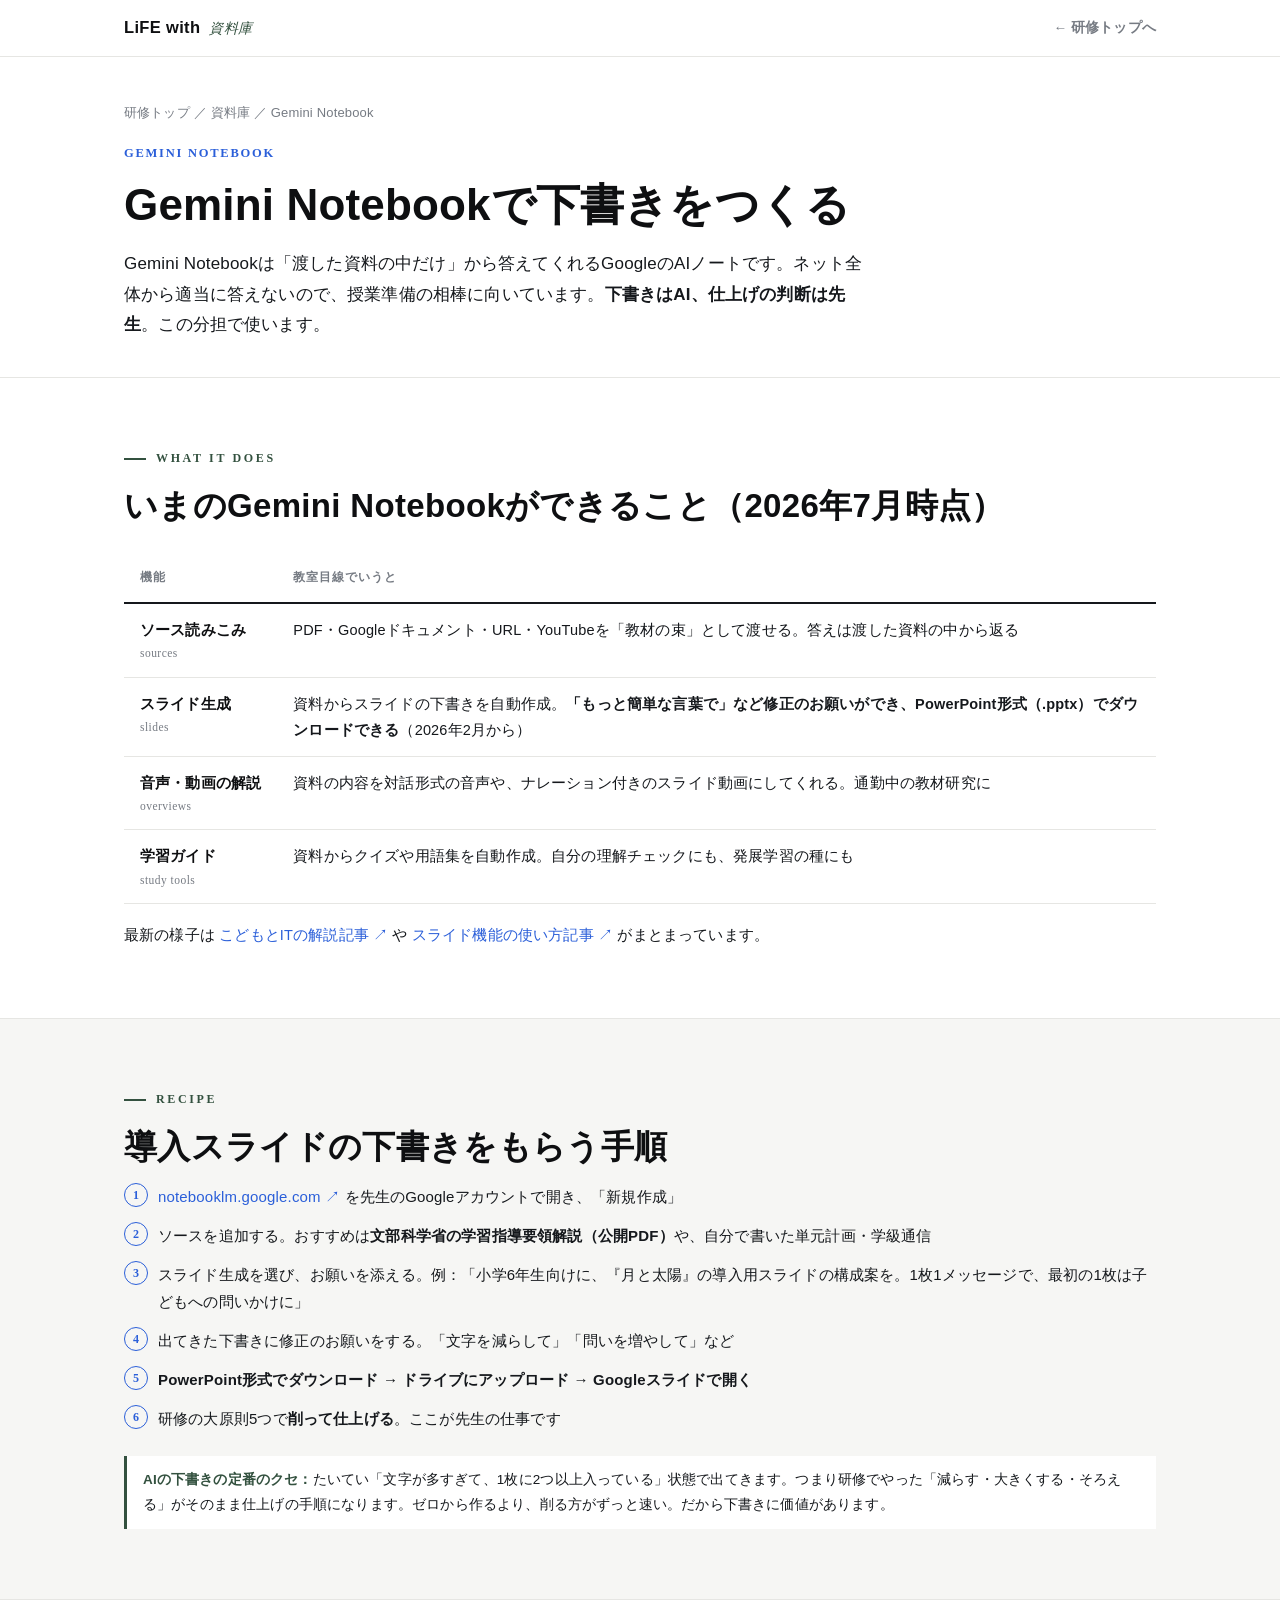
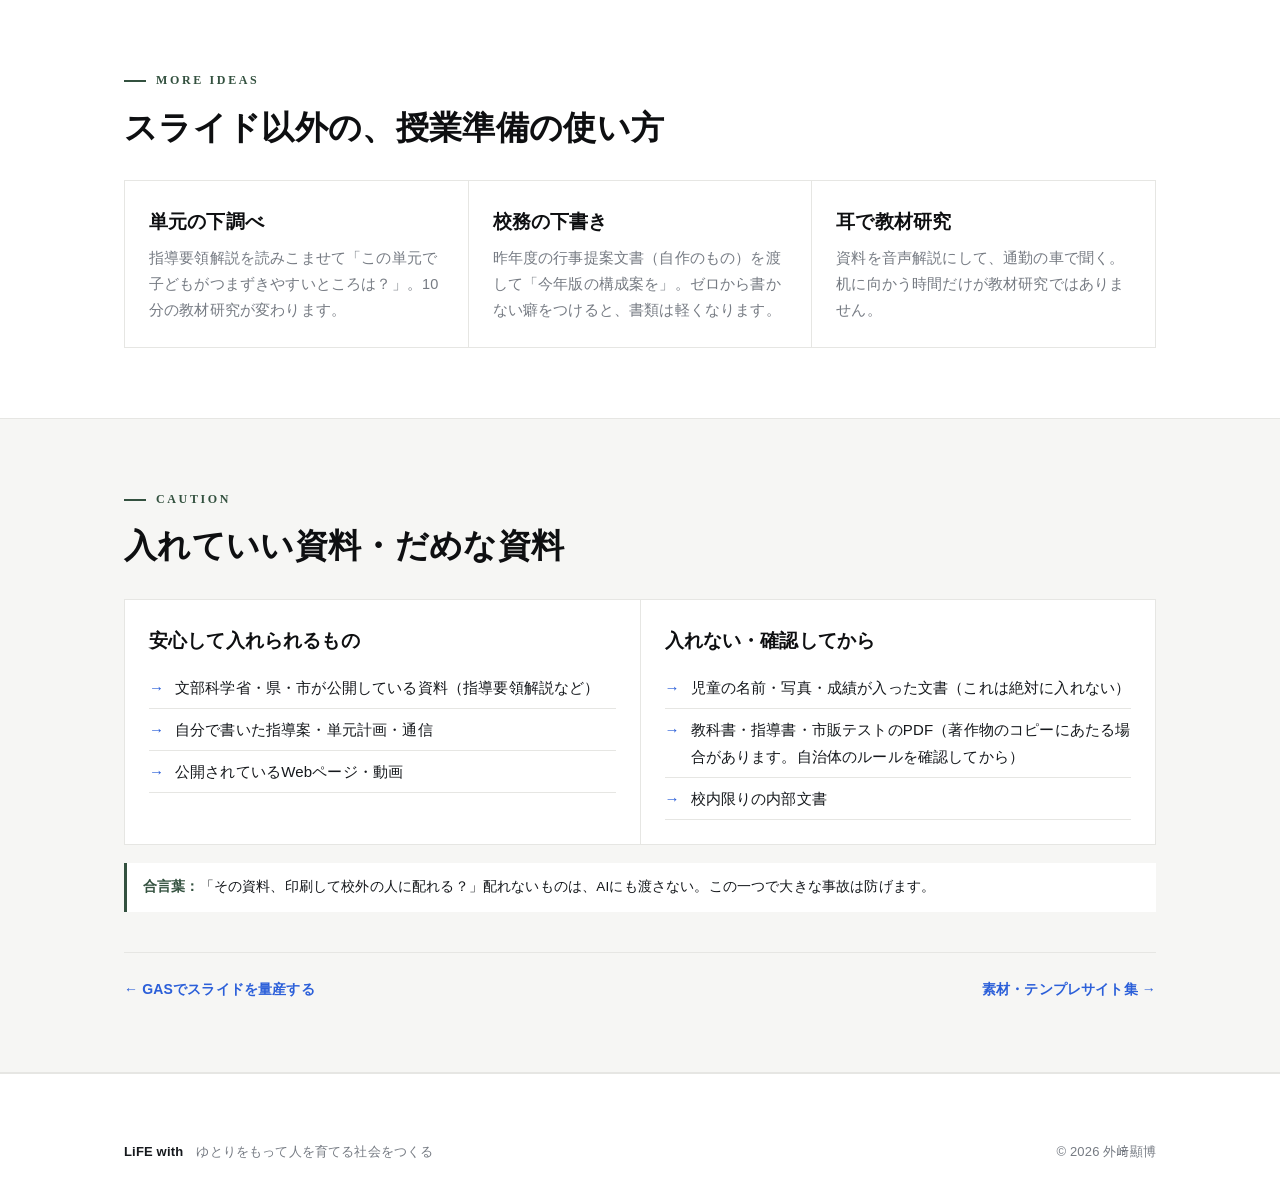
<file: guide/notebooklm.html>
<!doctype html>
<html lang="ja"><head>
<meta charset="utf-8"><meta name="viewport" content="width=device-width, initial-scale=1">
<title>Gemini Notebookでスライドの下書きをつくる｜立岩小 校内研修</title>
<meta name="description" content="資料を渡してスライド案をもらい、PowerPoint形式で受け取ってGoogleスライドで仕上げる。Gemini Notebookを授業準備に使う手順。">
<script>document.documentElement.className += ' js';</script>
<link rel="stylesheet" href="../styles.css">
</head><body>
<header class="bar"><div class="wrap">
  <div class="brand">LiFE with<span class="with">資料庫</span></div>
  <a class="back" href="../">← 研修トップへ</a>
</div></header>

<div class="page-hero"><div class="wrap reveal">
  <div class="crumb"><a href="../">研修トップ</a> ／ 資料庫 ／ Gemini Notebook</div>
  <div class="kick">Gemini Notebook</div>
  <h1>Gemini Notebookで下書きをつくる</h1>
  <p class="intro">Gemini Notebookは「渡した資料の中だけ」から答えてくれるGoogleのAIノートです。ネット全体から適当に答えないので、授業準備の相棒に向いています。<b>下書きはAI、仕上げの判断は先生</b>。この分担で使います。</p>
</div></div>

<section><div class="wrap reveal">
  <div class="eyebrow">What it does</div>
  <h2>いまのGemini Notebookができること（2026年7月時点）</h2>
  <div class="tbl-scroll"><table class="tools">
    <thead><tr><th>機能</th><th>教室目線でいうと</th></tr></thead>
    <tbody>
      <tr><td class="name">ソース読みこみ<span>sources</span></td><td>PDF・Googleドキュメント・URL・YouTubeを「教材の束」として渡せる。答えは渡した資料の中から返る</td></tr>
      <tr><td class="name">スライド生成<span>slides</span></td><td>資料からスライドの下書きを自動作成。<b>「もっと簡単な言葉で」など修正のお願いができ、PowerPoint形式（.pptx）でダウンロードできる</b>（2026年2月から）</td></tr>
      <tr><td class="name">音声・動画の解説<span>overviews</span></td><td>資料の内容を対話形式の音声や、ナレーション付きのスライド動画にしてくれる。通勤中の教材研究に</td></tr>
      <tr><td class="name">学習ガイド<span>study tools</span></td><td>資料からクイズや用語集を自動作成。自分の理解チェックにも、発展学習の種にも</td></tr>
    </tbody>
  </table></div>
  <p class="lead" style="font-size:14.5px; margin-top:18px">最新の様子は <a href="https://edu.watch.impress.co.jp/docs/serial/educaition-times/2086642.html" target="_blank" rel="noopener">こどもとITの解説記事 ↗</a> や <a href="https://tech-noisy.com/2026/02/21/notebooklm-slide-prompt-revision-pptx-export-guide/" target="_blank" rel="noopener">スライド機能の使い方記事 ↗</a> がまとまっています。</p>
</div></section>

<section class="band"><div class="wrap reveal">
  <div class="eyebrow">Recipe</div>
  <h2>導入スライドの下書きをもらう手順</h2>
  <ol class="steps">
    <li><a href="https://notebooklm.google.com" target="_blank" rel="noopener">notebooklm.google.com ↗</a> を先生のGoogleアカウントで開き、「新規作成」</li>
    <li>ソースを追加する。おすすめは<b>文部科学省の学習指導要領解説（公開PDF）</b>や、自分で書いた単元計画・学級通信</li>
    <li>スライド生成を選び、お願いを添える。例：「小学6年生向けに、『月と太陽』の導入用スライドの構成案を。1枚1メッセージで、最初の1枚は子どもへの問いかけに」</li>
    <li>出てきた下書きに修正のお願いをする。「文字を減らして」「問いを増やして」など</li>
    <li><b>PowerPoint形式でダウンロード → ドライブにアップロード → Googleスライドで開く</b></li>
    <li>研修の大原則5つで<b>削って仕上げる</b>。ここが先生の仕事です</li>
  </ol>
  <div class="tip"><b>AIの下書きの定番のクセ：</b>たいてい「文字が多すぎて、1枚に2つ以上入っている」状態で出てきます。つまり研修でやった「減らす・大きくする・そろえる」がそのまま仕上げの手順になります。ゼロから作るより、削る方がずっと速い。だから下書きに価値があります。</div>
</div></section>

<section><div class="wrap reveal">
  <div class="eyebrow">More ideas</div>
  <h2>スライド以外の、授業準備の使い方</h2>
  <div class="grid c3">
    <div class="cell"><h3>単元の下調べ</h3><p>指導要領解説を読みこませて「この単元で子どもがつまずきやすいところは？」。10分の教材研究が変わります。</p></div>
    <div class="cell"><h3>校務の下書き</h3><p>昨年度の行事提案文書（自作のもの）を渡して「今年版の構成案を」。ゼロから書かない癖をつけると、書類は軽くなります。</p></div>
    <div class="cell"><h3>耳で教材研究</h3><p>資料を音声解説にして、通勤の車で聞く。机に向かう時間だけが教材研究ではありません。</p></div>
  </div>
</div></section>

<section class="band"><div class="wrap reveal">
  <div class="eyebrow">Caution</div>
  <h2>入れていい資料・だめな資料</h2>
  <div class="grid c2">
    <div class="cell">
      <h3>安心して入れられるもの</h3>
      <ul class="uses">
        <li>文部科学省・県・市が公開している資料（指導要領解説など）</li>
        <li>自分で書いた指導案・単元計画・通信</li>
        <li>公開されているWebページ・動画</li>
      </ul>
    </div>
    <div class="cell">
      <h3>入れない・確認してから</h3>
      <ul class="uses">
        <li>児童の名前・写真・成績が入った文書（これは絶対に入れない）</li>
        <li>教科書・指導書・市販テストのPDF（著作物のコピーにあたる場合があります。自治体のルールを確認してから）</li>
        <li>校内限りの内部文書</li>
      </ul>
    </div>
  </div>
  <div class="tip"><b>合言葉：</b>「その資料、印刷して校外の人に配れる？」配れないものは、AIにも渡さない。この一つで大きな事故は防げます。</div>
  <div class="pager"><a href="gas.html">← GASでスライドを量産する</a><a href="sozai.html">素材・テンプレサイト集 →</a></div>
</div></section>

<footer><div class="wrap">
  <div class="foot-base">
    <div><span class="lw">LiFE with</span>　ゆとりをもって人を育てる社会をつくる</div>
    <div>© 2026 外﨑顯博</div>
  </div>
</div></footer>
<script>
const io=new IntersectionObserver(es=>es.forEach(e=>{ if(e.isIntersecting){ e.target.classList.add('in'); io.unobserve(e.target);} }),{threshold:.08});
document.querySelectorAll('.reveal').forEach(el=>io.observe(el));
</script>
</body></html>
</file>
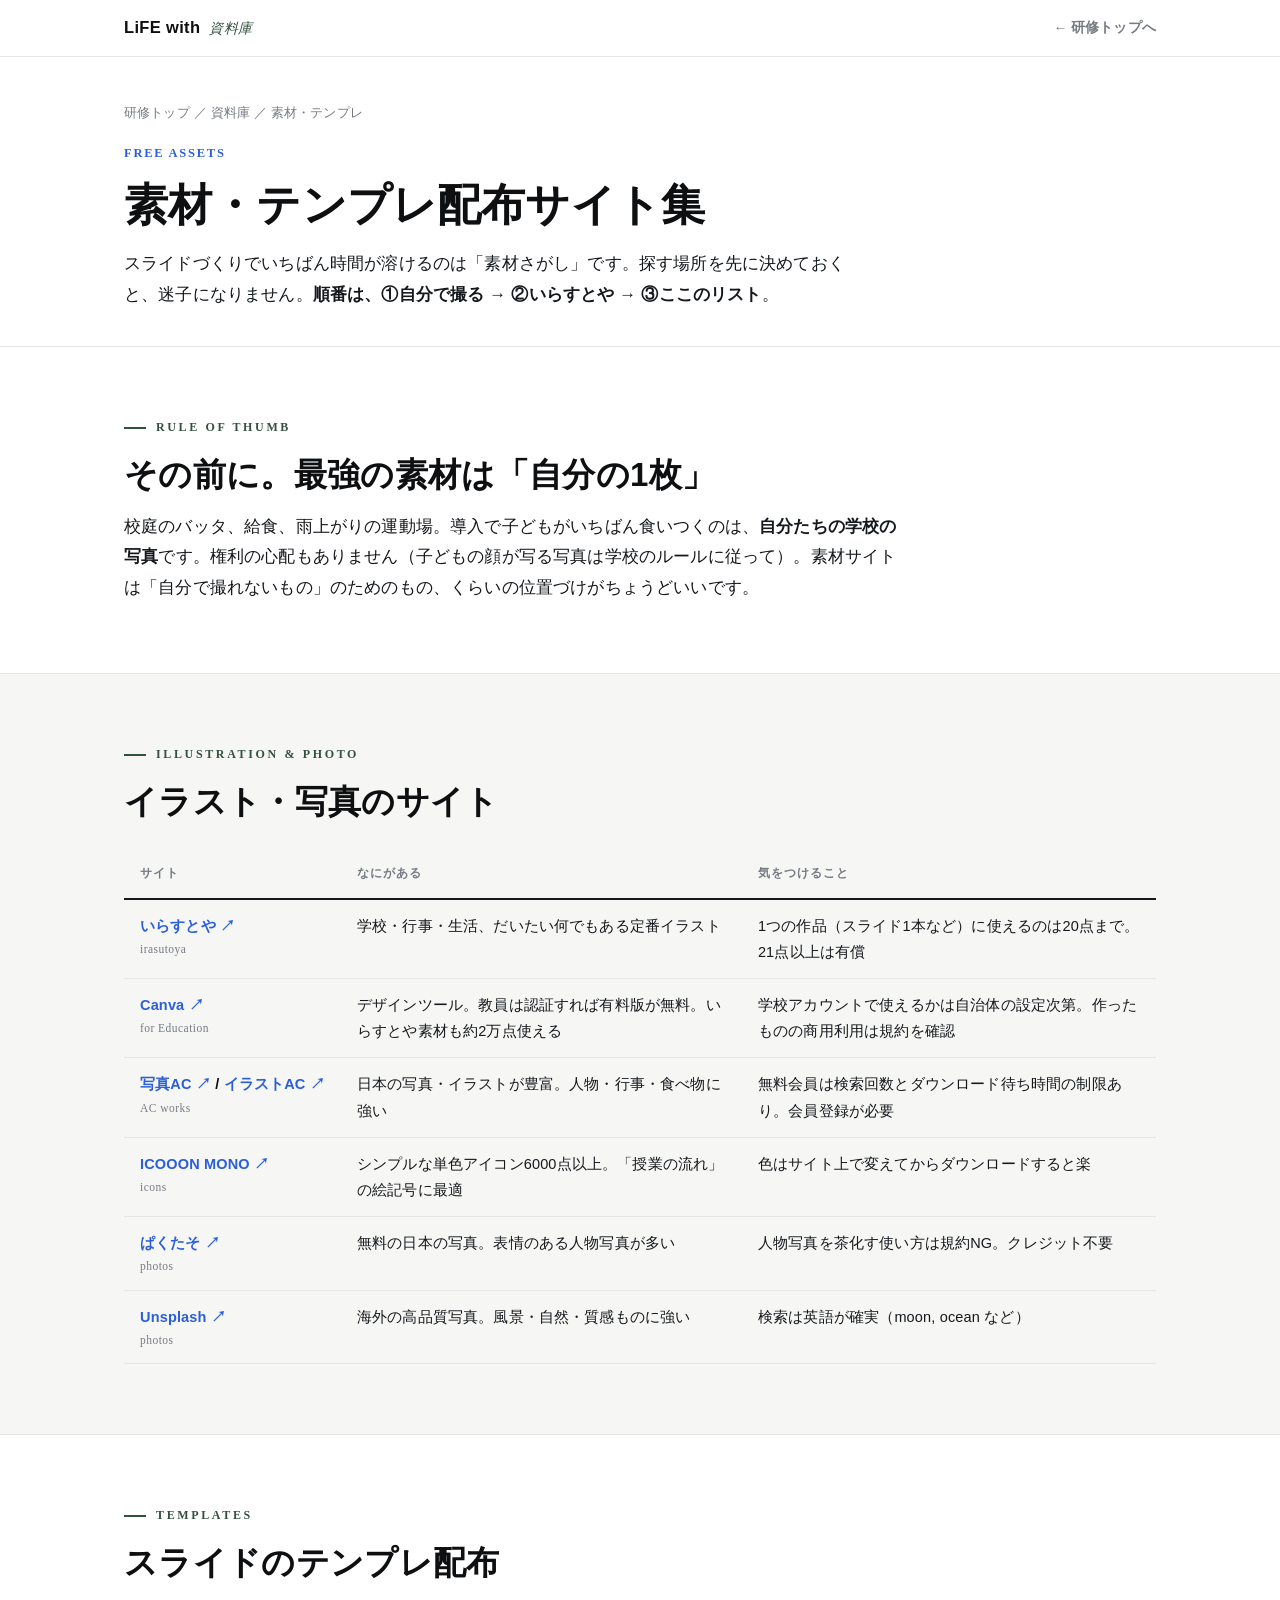
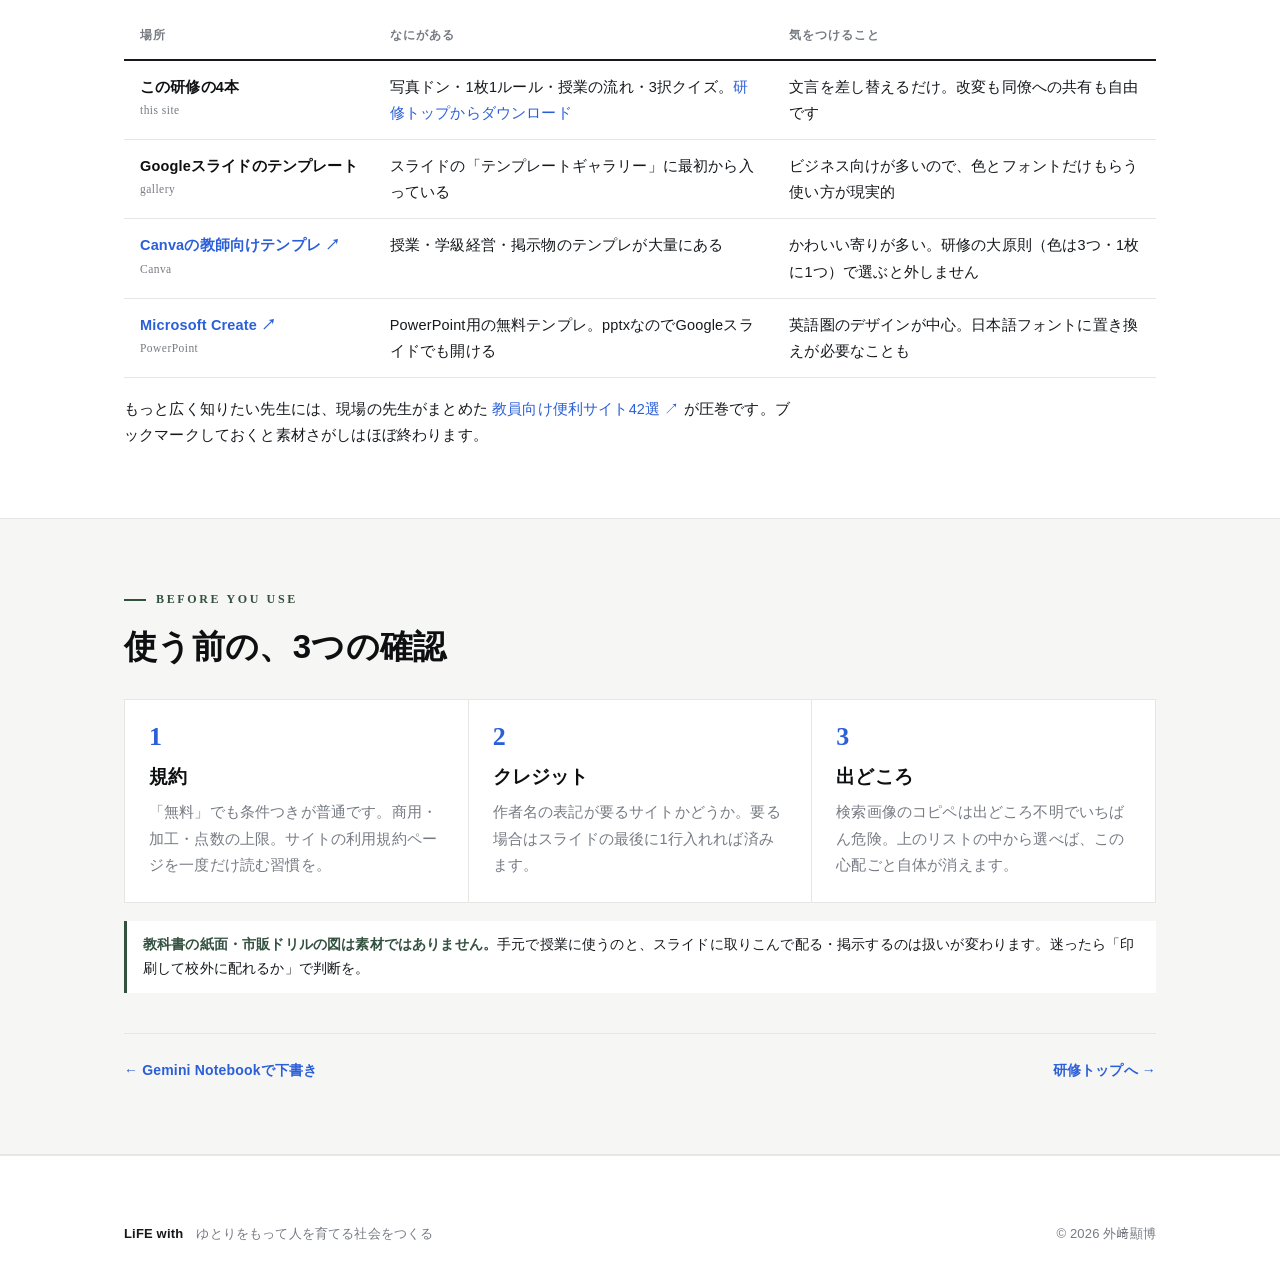
<file: guide/sozai.html>
<!doctype html>
<html lang="ja"><head>
<meta charset="utf-8"><meta name="viewport" content="width=device-width, initial-scale=1">
<title>素材・テンプレ配布サイト集｜立岩小 校内研修</title>
<meta name="description" content="いらすとや・Canva・写真素材。学校のスライドづくりで安心して使える無料サイトと、使う前の3つの確認。">
<script>document.documentElement.className += ' js';</script>
<link rel="stylesheet" href="../styles.css">
</head><body>
<header class="bar"><div class="wrap">
  <div class="brand">LiFE with<span class="with">資料庫</span></div>
  <a class="back" href="../">← 研修トップへ</a>
</div></header>

<div class="page-hero"><div class="wrap reveal">
  <div class="crumb"><a href="../">研修トップ</a> ／ 資料庫 ／ 素材・テンプレ</div>
  <div class="kick">Free Assets</div>
  <h1>素材・テンプレ配布サイト集</h1>
  <p class="intro">スライドづくりでいちばん時間が溶けるのは「素材さがし」です。探す場所を先に決めておくと、迷子になりません。<b>順番は、①自分で撮る → ②いらすとや → ③ここのリスト</b>。</p>
</div></div>

<section><div class="wrap reveal">
  <div class="eyebrow">Rule of thumb</div>
  <h2>その前に。最強の素材は「自分の1枚」</h2>
  <p class="lead">校庭のバッタ、給食、雨上がりの運動場。導入で子どもがいちばん食いつくのは、<b>自分たちの学校の写真</b>です。権利の心配もありません（子どもの顔が写る写真は学校のルールに従って）。素材サイトは「自分で撮れないもの」のためのもの、くらいの位置づけがちょうどいいです。</p>
</div></section>

<section class="band"><div class="wrap reveal">
  <div class="eyebrow">Illustration &amp; Photo</div>
  <h2>イラスト・写真のサイト</h2>
  <div class="tbl-scroll"><table class="tools">
    <thead><tr><th>サイト</th><th>なにがある</th><th>気をつけること</th></tr></thead>
    <tbody>
      <tr><td class="name"><a href="https://www.irasutoya.com/" target="_blank" rel="noopener">いらすとや ↗</a><span>irasutoya</span></td><td>学校・行事・生活、だいたい何でもある定番イラスト</td><td>1つの作品（スライド1本など）に使えるのは20点まで。21点以上は有償</td></tr>
      <tr><td class="name"><a href="https://www.canva.com/ja_jp/education/" target="_blank" rel="noopener">Canva ↗</a><span>for Education</span></td><td>デザインツール。教員は認証すれば有料版が無料。いらすとや素材も約2万点使える</td><td>学校アカウントで使えるかは自治体の設定次第。作ったものの商用利用は規約を確認</td></tr>
      <tr><td class="name"><a href="https://www.photo-ac.com/" target="_blank" rel="noopener">写真AC ↗</a> / <a href="https://www.ac-illust.com/" target="_blank" rel="noopener">イラストAC ↗</a><span>AC works</span></td><td>日本の写真・イラストが豊富。人物・行事・食べ物に強い</td><td>無料会員は検索回数とダウンロード待ち時間の制限あり。会員登録が必要</td></tr>
      <tr><td class="name"><a href="https://icooon-mono.com/" target="_blank" rel="noopener">ICOOON MONO ↗</a><span>icons</span></td><td>シンプルな単色アイコン6000点以上。「授業の流れ」の絵記号に最適</td><td>色はサイト上で変えてからダウンロードすると楽</td></tr>
      <tr><td class="name"><a href="https://www.pakutaso.com/" target="_blank" rel="noopener">ぱくたそ ↗</a><span>photos</span></td><td>無料の日本の写真。表情のある人物写真が多い</td><td>人物写真を茶化す使い方は規約NG。クレジット不要</td></tr>
      <tr><td class="name"><a href="https://unsplash.com/ja" target="_blank" rel="noopener">Unsplash ↗</a><span>photos</span></td><td>海外の高品質写真。風景・自然・質感ものに強い</td><td>検索は英語が確実（moon, ocean など）</td></tr>
    </tbody>
  </table></div>
</div></section>

<section><div class="wrap reveal">
  <div class="eyebrow">Templates</div>
  <h2>スライドのテンプレ配布</h2>
  <div class="tbl-scroll"><table class="tools">
    <thead><tr><th>場所</th><th>なにがある</th><th>気をつけること</th></tr></thead>
    <tbody>
      <tr><td class="name">この研修の4本<span>this site</span></td><td>写真ドン・1枚1ルール・授業の流れ・3択クイズ。<a href="../index.html#template">研修トップからダウンロード</a></td><td>文言を差し替えるだけ。改変も同僚への共有も自由です</td></tr>
      <tr><td class="name">Googleスライドのテンプレート<span>gallery</span></td><td>スライドの「テンプレートギャラリー」に最初から入っている</td><td>ビジネス向けが多いので、色とフォントだけもらう使い方が現実的</td></tr>
      <tr><td class="name"><a href="https://www.canva.com/ja_jp/templates/s/kyoushi/" target="_blank" rel="noopener">Canvaの教師向けテンプレ ↗</a><span>Canva</span></td><td>授業・学級経営・掲示物のテンプレが大量にある</td><td>かわいい寄りが多い。研修の大原則（色は3つ・1枚に1つ）で選ぶと外しません</td></tr>
      <tr><td class="name"><a href="https://create.microsoft.com/ja-jp/powerpoint-templates" target="_blank" rel="noopener">Microsoft Create ↗</a><span>PowerPoint</span></td><td>PowerPoint用の無料テンプレ。pptxなのでGoogleスライドでも開ける</td><td>英語圏のデザインが中心。日本語フォントに置き換えが必要なことも</td></tr>
    </tbody>
  </table></div>
  <p class="lead" style="font-size:14.5px; margin-top:18px">もっと広く知りたい先生には、現場の先生がまとめた <a href="https://note.com/takafumitakamori/n/n72595f567fc9" target="_blank" rel="noopener">教員向け便利サイト42選 ↗</a> が圧巻です。ブックマークしておくと素材さがしはほぼ終わります。</p>
</div></section>

<section class="band"><div class="wrap reveal">
  <div class="eyebrow">Before you use</div>
  <h2>使う前の、3つの確認</h2>
  <div class="grid c3">
    <div class="cell"><div class="cn">1</div><h3>規約</h3><p>「無料」でも条件つきが普通です。商用・加工・点数の上限。サイトの利用規約ページを一度だけ読む習慣を。</p></div>
    <div class="cell"><div class="cn">2</div><h3>クレジット</h3><p>作者名の表記が要るサイトかどうか。要る場合はスライドの最後に1行入れれば済みます。</p></div>
    <div class="cell"><div class="cn">3</div><h3>出どころ</h3><p>検索画像のコピペは出どころ不明でいちばん危険。上のリストの中から選べば、この心配ごと自体が消えます。</p></div>
  </div>
  <div class="tip"><b>教科書の紙面・市販ドリルの図は素材ではありません。</b>手元で授業に使うのと、スライドに取りこんで配る・掲示するのは扱いが変わります。迷ったら「印刷して校外に配れるか」で判断を。</div>
  <div class="pager"><a href="notebooklm.html">← Gemini Notebookで下書き</a><a href="../">研修トップへ →</a></div>
</div></section>

<footer><div class="wrap">
  <div class="foot-base">
    <div><span class="lw">LiFE with</span>　ゆとりをもって人を育てる社会をつくる</div>
    <div>© 2026 外﨑顯博</div>
  </div>
</div></footer>
<script>
const io=new IntersectionObserver(es=>es.forEach(e=>{ if(e.isIntersecting){ e.target.classList.add('in'); io.unobserve(e.target);} }),{threshold:.08});
document.querySelectorAll('.reveal').forEach(el=>io.observe(el));
</script>
</body></html>
</file>
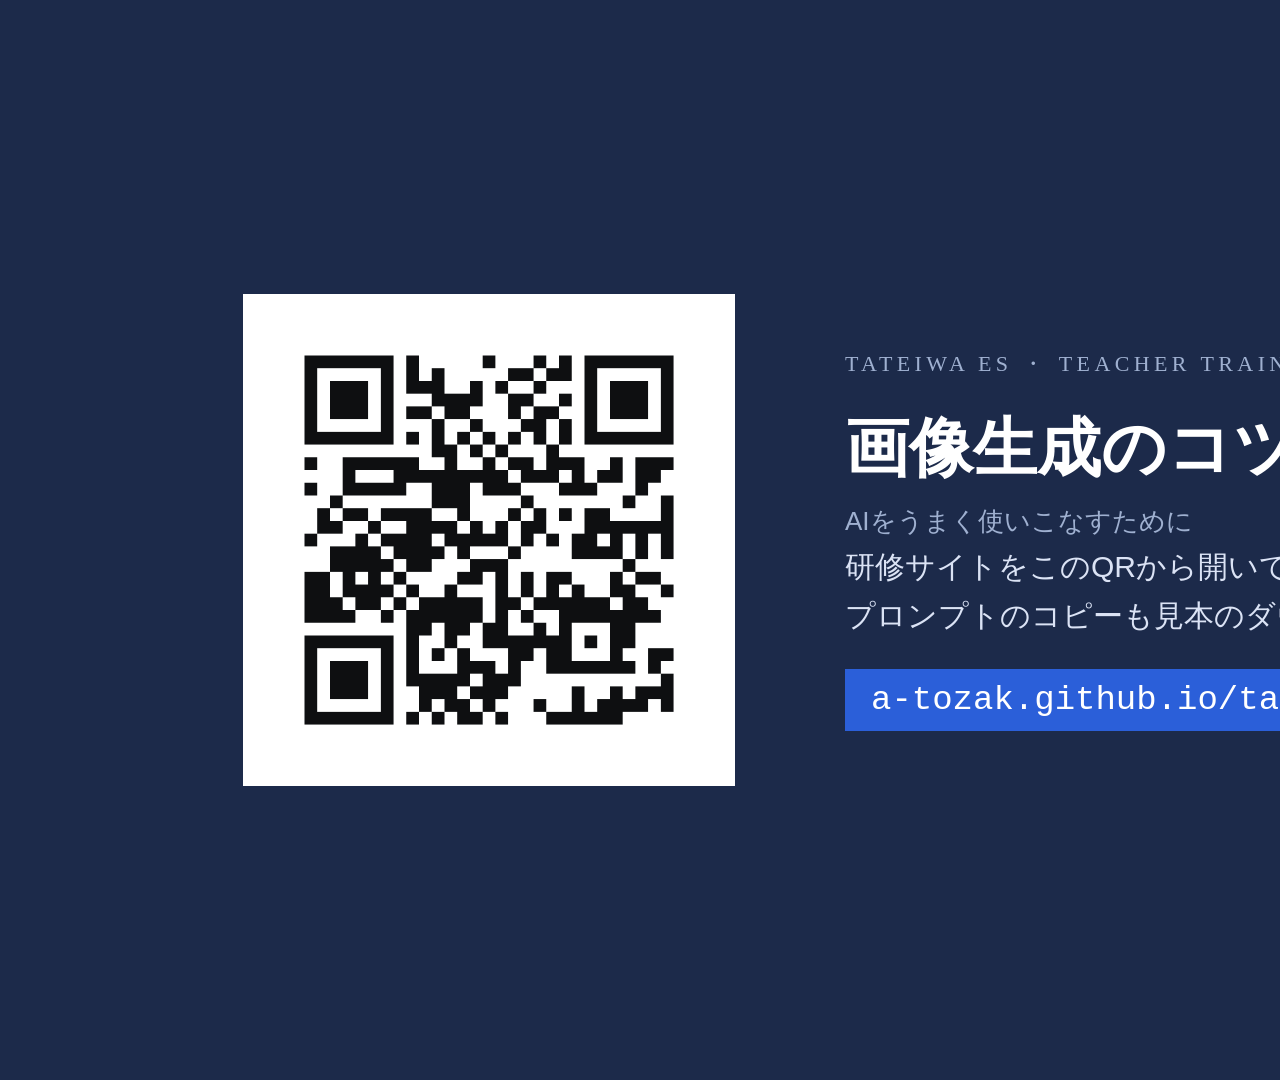
<file: qr/projection_slide.html>
<!doctype html>
<html lang="ja"><head><meta charset="utf-8"><title>投影用｜立岩小 校内研修</title>
<style>
body{margin:0; width:1920px; height:1080px; display:flex; align-items:center; justify-content:center; gap:110px;
  background:#1c2a4a; font-family:"Hiragino Sans","Noto Sans JP",sans-serif; color:#fff}
.qrbox{background:#fff; padding:36px; line-height:0}
.qrbox img{width:420px; height:420px}
.tx h1{font-size:64px; font-weight:800; line-height:1.35; margin:0 0 18px}
.tx .k{font-family:Georgia,serif; letter-spacing:.2em; font-size:22px; color:#9fb0d0; text-transform:uppercase; margin-bottom:26px}
.tx p{font-size:30px; color:#dbe3f5; margin:8px 0}
.tx .url{font-family:Menlo,monospace; font-size:34px; color:#fff; background:#2b5fd9; display:inline-block; padding:12px 26px; margin-top:24px}
</style></head><body>
<div class="qrbox"><img src="tateiwa_qr.png" alt="研修サイトのQRコード"></div>
<div class="tx">
  <div class="k">Tateiwa ES ・ Teacher Training ・ 8.24</div>
  <h1>画像生成のコツ</h1>
  <p style="font-size:26px; color:#9fb0d0; margin:-6px 0 8px">AIをうまく使いこなすために</p>
  <p>研修サイトをこのQRから開いてください。</p>
  <p>プロンプトのコピーも見本のダウンロードもここからです。</p>
  <div class="url">a-tozak.github.io/tateiwa-kenshu</div>
</div>
</body></html>
</file>
<file: styles.css>
/* LiFE with 研修サイト 共有スタイル（立岩小・スライドづくり研修） — 高田小と同じデザイントークン */
:root{
  --ink:#15181c; --black:#0e0f11; --paper:#ffffff; --wash:#f6f6f4;
  --line:#e6e6e3; --sub:#767b83; --accent:#2b5fd9; --moss:#33513f;
  --ng:#c05a2b; /* 「微妙な例」を示す暖色（比較のみで使用） */
  --font-ja:"Hiragino Sans","Hiragino Kaku Gothic ProN","Noto Sans JP","Yu Gothic Medium",sans-serif;
  --font-en:Georgia,"Times New Roman",serif;
  --font-mono:"SF Mono",Menlo,Consolas,monospace;
  --wrap:1080px;
}
*{box-sizing:border-box;margin:0;padding:0}
html{scroll-behavior:smooth}
body{font-family:var(--font-ja); color:var(--ink); background:var(--paper); line-height:1.8; font-size:16.5px; letter-spacing:.01em; -webkit-font-smoothing:antialiased; text-rendering:optimizeLegibility}
a{color:var(--accent); text-decoration:none}
a:hover{text-decoration:underline; text-underline-offset:3px}
img{max-width:100%}

.wrap{max-width:var(--wrap); margin:0 auto; padding:0 24px}
section{padding:70px 0}
.eyebrow{font-family:var(--font-en); font-size:12px; letter-spacing:.22em; text-transform:uppercase; color:var(--moss); font-weight:700; margin-bottom:14px; display:flex; align-items:center; gap:10px}
.eyebrow::before{content:""; width:22px; height:2px; background:var(--moss); display:inline-block}
h1{font-size:clamp(28px,4.4vw,44px); line-height:1.28; color:var(--black); font-weight:800}
h2{font-size:clamp(24px,3.3vw,33px); line-height:1.35; color:var(--black); font-weight:800; letter-spacing:.01em}
h3{font-size:18.5px; color:var(--black); font-weight:800; margin-bottom:6px}
.lead{font-size:17px; color:var(--ink); max-width:46em; margin-top:14px}
.sub{color:var(--sub)}
.num{font-family:var(--font-en); font-weight:700; color:var(--accent)}

/* top bar */
header.bar{position:sticky; top:0; z-index:50; background:rgba(255,255,255,.92); backdrop-filter:saturate(1.4) blur(8px); border-bottom:1px solid var(--line)}
.bar .wrap{display:flex; align-items:center; justify-content:space-between; height:56px}
.brand{display:flex; align-items:baseline; gap:9px; font-weight:800; color:var(--black); letter-spacing:.02em}
.brand .with{font-family:var(--font-en); font-style:italic; color:var(--moss); font-weight:400; font-size:14px}
.nav{display:flex; gap:20px; font-size:13.5px; font-weight:700}
.nav a{color:var(--sub)}
.nav a.active,.nav a:hover{color:var(--ink); text-decoration:none}
.nav a.active{box-shadow:inset 0 -2px 0 var(--accent)}
@media(max-width:760px){ .nav{display:none} }
.bar .back{font-size:13.5px; font-weight:700; color:var(--sub)}
.bar .back:hover{color:var(--ink); text-decoration:none}

/* hero（index） */
.hero{padding:66px 0 0; border-bottom:1px solid var(--line)}
.kicker{font-family:var(--font-en); letter-spacing:.16em; text-transform:uppercase; font-size:13px; color:var(--sub); margin-bottom:22px}
.kicker b{color:var(--accent); font-weight:700}
@media(max-width:480px){ .kicker{font-size:10.5px; letter-spacing:.12em} }
.hero h1{font-size:clamp(32px,6vw,58px); line-height:1.24; letter-spacing:.005em}
.hero h1 .hl{color:var(--accent)}
.hero .tagsub{margin-top:20px; font-size:18px; max-width:40em; color:var(--ink)}
.hero .meta{margin-top:30px; display:flex; flex-wrap:wrap; gap:8px 26px; font-size:14.5px; color:var(--sub); align-items:center}
.hero .meta b{color:var(--ink)}
.hero-illust{margin-top:40px; border:1px solid var(--line); border-bottom:0; background:var(--wash)}
.hero-illust img{display:block; width:100%; max-height:430px; object-fit:cover}

/* breadcrumb + page hero（guide） */
.crumb{font-size:13px; color:var(--sub); margin-bottom:18px}
.crumb a{color:var(--sub)} .crumb a:hover{color:var(--ink)}
.page-hero{padding:44px 0 36px; border-bottom:1px solid var(--line)}
.page-hero .kick{font-family:var(--font-en); letter-spacing:.14em; text-transform:uppercase; font-size:12.5px; color:var(--accent); font-weight:700; margin-bottom:12px}
.page-hero p.intro{font-size:17px; max-width:44em; margin-top:16px; color:var(--ink)}

/* 60min flow */
.flow{display:grid; grid-template-columns:repeat(5,1fr); gap:14px; margin-top:40px}
.flow .step{border:1px solid var(--line); border-top:3px solid var(--accent); padding:18px 16px 20px; background:var(--paper)}
.flow .step .t{font-family:var(--font-en); font-size:12.5px; letter-spacing:.1em; color:var(--sub); font-weight:700}
.flow .step .n{font-family:var(--font-en); font-size:30px; color:var(--accent); font-weight:700; line-height:1; margin:4px 0 10px}
.flow .step h3{font-size:16.5px; margin-bottom:6px}
.flow .step p{font-size:13.5px; color:var(--sub)}
@media(max-width:960px){ .flow{grid-template-columns:repeat(2,1fr)} }
@media(max-width:560px){ .flow{grid-template-columns:1fr} }

/* grid/cell */
.grid{display:grid; gap:1px; background:var(--line); border:1px solid var(--line); margin-top:30px}
.grid.c2{grid-template-columns:repeat(2,1fr)}
.grid.c3{grid-template-columns:repeat(3,1fr)}
.cell{background:var(--paper); padding:24px}
.cell .cn{font-family:var(--font-en); font-size:26px; color:var(--accent); font-weight:700; line-height:1; margin-bottom:10px}
.cell p{font-size:14.5px; color:var(--sub)}
@media(max-width:760px){ .grid.c2,.grid.c3{grid-template-columns:1fr} }

/* band */
.band{background:var(--wash); border-top:1px solid var(--line); border-bottom:1px solid var(--line)}

/* 3つの問い */
.promise{display:grid; grid-template-columns:repeat(3,1fr); gap:16px; margin-top:34px}
.promise .p{border-top:3px solid var(--accent); border-left:1px solid var(--line); border-right:1px solid var(--line); border-bottom:1px solid var(--line); padding:22px; background:var(--paper)}
.promise .p .n{font-family:var(--font-en); font-size:30px; color:var(--accent); font-weight:700}
.promise .p h3{margin:6px 0 8px; font-size:18px}
.promise .p p{font-size:14px; color:var(--sub)}
@media(max-width:760px){ .promise{grid-template-columns:1fr} }

/* スライド比較（Before/After） */
.slidecmp{display:grid; grid-template-columns:1fr auto 1fr; gap:18px; align-items:center; margin-top:30px}
.spanel{margin:0}
.spanel .frame{border:1px solid var(--line); background:var(--paper); padding:10px}
.spanel svg{display:block; width:100%; height:auto}
.spanel .s-tag{display:inline-block; font-size:13.5px; font-weight:800; padding:4px 13px; background:var(--paper); border:1px solid var(--line); margin-bottom:10px}
.spanel .s-tag.bad{color:var(--ng); border-color:var(--ng)}
.spanel .s-tag.ok{color:var(--moss); border-color:var(--moss)}
.spanel figcaption{font-size:14.5px; color:var(--ink); margin-top:12px; line-height:1.65}
.spanel figcaption b{color:var(--black)}
.s-arrow{font-family:var(--font-en); font-size:44px; color:var(--accent); font-weight:700; text-align:center}
@media(max-width:720px){ .slidecmp{grid-template-columns:1fr} .s-arrow{transform:rotate(90deg); font-size:32px; padding:4px 0} }

/* 原則カード */
.gensoku{display:grid; grid-template-columns:repeat(5,1fr); gap:14px; margin-top:34px}
.gensoku .g{border:1px solid var(--line); border-top:3px solid var(--moss); background:var(--paper); padding:18px 16px}
.gensoku .g .n{font-family:var(--font-en); font-size:26px; color:var(--moss); font-weight:700}
.gensoku .g h3{font-size:16.5px; margin:6px 0 6px}
.gensoku .g p{font-size:13px; color:var(--sub)}
@media(max-width:960px){ .gensoku{grid-template-columns:repeat(2,1fr)} }
@media(max-width:560px){ .gensoku{grid-template-columns:1fr} }

/* practice/資料庫 gallery */
.gal{display:grid; grid-template-columns:repeat(3,1fr); gap:16px; margin-top:34px}
.card{border:1px solid var(--line); border-top:3px solid var(--moss); padding:18px 18px 20px; background:var(--paper); display:flex; flex-direction:column; color:inherit}
a.card:hover{text-decoration:none; background:var(--wash)}
.card .tag{font-size:11.5px; font-weight:800; letter-spacing:.04em; color:var(--moss); margin-bottom:8px}
.card h3{font-size:17px; line-height:1.4; margin-bottom:8px}
.card p{font-size:13.5px; color:var(--sub); flex:1}
.card .go{margin-top:12px; font-size:13px; font-weight:700; color:var(--accent)}
.card .go::after{content:" →"}
@media(max-width:900px){ .gal{grid-template-columns:repeat(2,1fr)} }
@media(max-width:600px){ .gal{grid-template-columns:1fr} }

/* テンプレDLカード */
.dl-grid{display:grid; grid-template-columns:repeat(2,1fr); gap:16px; margin-top:34px}
.dl{border:1px solid var(--line); background:var(--paper); display:flex; flex-direction:column}
.dl .thumb{border-bottom:1px solid var(--line); background:var(--wash); padding:10px}
.dl .thumb svg{display:block; width:100%; height:auto}
.dl .body{padding:18px 20px 20px; display:flex; flex-direction:column; flex:1}
.dl .body .tag{font-size:11.5px; font-weight:800; color:var(--moss); margin-bottom:6px}
.dl .body h3{font-size:17.5px; margin-bottom:6px}
.dl .body p{font-size:13.5px; color:var(--sub); flex:1}
.dl .body .act{margin-top:14px; display:flex; gap:10px; flex-wrap:wrap}
@media(max-width:760px){ .dl-grid{grid-template-columns:1fr} }

/* menu（ハンズオン） */
.menu{border:1px solid var(--line); background:var(--paper); margin-top:20px}
.menu .head{display:flex; gap:16px; align-items:baseline; padding:20px 24px; border-bottom:1px solid var(--line); background:var(--wash)}
.menu .head .badge{font-family:var(--font-en); font-weight:700; color:var(--paper); background:var(--accent); width:30px; height:30px; border-radius:50%; display:grid; place-items:center; font-size:15px; flex:none; align-self:center}
.menu .head h3{margin:0}
.menu .head .lv{margin-left:auto; font-size:12.5px; color:var(--sub); align-self:center; white-space:nowrap}
.menu .body{padding:20px 24px}
ol.steps{list-style:none; counter-reset:s; margin-top:8px}
ol.steps li{counter-increment:s; position:relative; padding:6px 0 6px 34px; font-size:15px}
ol.steps li::before{content:counter(s); position:absolute; left:0; top:6px; font-family:var(--font-en); font-weight:700; color:var(--accent); border:1.5px solid var(--accent); width:22px; height:22px; border-radius:50%; display:grid; place-items:center; font-size:12px}

/* tip */
.tip{margin-top:18px; padding:12px 16px; background:var(--wash); border-left:3px solid var(--moss); font-size:13.5px; color:var(--ink)}
.tip b{color:var(--moss)}
.band .tip{background:var(--paper)}

/* code / prompt block */
.prompt{margin-top:16px; border:1px solid var(--line); background:#fbfbfa}
.prompt .ph{display:flex; justify-content:space-between; align-items:center; padding:9px 14px; border-bottom:1px solid var(--line); font-size:12.5px; color:var(--sub); font-weight:700}
.prompt pre{font-family:var(--font-mono); font-size:12.5px; line-height:1.75; color:var(--ink); padding:16px; white-space:pre-wrap; word-break:break-word; overflow-x:auto}
.copy{font-family:var(--font-ja); font-weight:700; font-size:12px; color:var(--accent); background:none; border:1px solid var(--accent); border-radius:4px; padding:3px 10px; cursor:pointer}
.copy:hover{background:var(--accent); color:#fff}
.copy.done{border-color:var(--moss); color:var(--moss)}

/* table */
.tbl-scroll{overflow-x:auto}
.tools{width:100%; border-collapse:collapse; margin-top:26px; font-size:14.5px}
.tools th,.tools td{text-align:left; padding:13px 16px; border-bottom:1px solid var(--line); vertical-align:top}
.tools thead th{font-size:12px; letter-spacing:.08em; color:var(--sub); text-transform:uppercase; font-family:var(--font-en); border-bottom:2px solid var(--ink)}
.tools td.name{font-weight:800; color:var(--black); white-space:nowrap}
.tools td.name span{display:block; font-weight:400; font-size:11.5px; color:var(--sub); font-family:var(--font-en); letter-spacing:.04em}
@media(max-width:600px){ .tools{font-size:13px} .tools th,.tools td{padding:11px 10px} }

/* figure（挿絵の額縁） */
.fig{border:1px solid var(--line); background:var(--paper); padding:22px; margin-top:22px}
.fig img{display:block; max-width:760px; width:100%; height:auto; margin:0 auto}
.fig figcaption{font-size:13px; color:var(--sub); margin-top:12px; text-align:center}

/* uses list */
.uses{margin-top:10px; list-style:none}
.uses li{padding:7px 0 7px 26px; position:relative; font-size:15px; border-bottom:1px solid var(--line)}
.uses li::before{content:"→"; position:absolute; left:0; color:var(--accent); font-weight:700}

/* qa */
.qa{margin-top:30px; border-top:1px solid var(--line)}
.qa .row{padding:20px 0; border-bottom:1px solid var(--line)}
.qa .q{font-weight:800; color:var(--black); font-size:16px; margin-bottom:6px}
.qa .q::before{content:"Q  "; font-family:var(--font-en); color:var(--accent); font-weight:700}
.qa .a{font-size:14.5px; color:var(--ink)}
.qa .a::before{content:"A  "; font-family:var(--font-en); color:var(--sub); font-weight:700}

/* connect */
.connect{display:grid; grid-template-columns:repeat(3,1fr); gap:16px; margin-top:34px}
.connect .c{border:1px solid var(--line); padding:22px; text-align:center; background:var(--paper)}
.connect .c .k{font-family:var(--font-en); font-size:12px; letter-spacing:.14em; text-transform:uppercase; color:var(--sub); font-weight:700}
.connect .c h3{margin:8px 0 6px}
.connect .c p{font-size:13.5px; color:var(--sub)}
@media(max-width:760px){ .connect{grid-template-columns:1fr} }

/* feedback bar + buttons */
.fb{display:flex; flex-wrap:wrap; gap:18px 30px; align-items:center; justify-content:space-between; border:1px solid var(--line); border-left:4px solid var(--accent); background:var(--paper); padding:24px 28px; margin-top:34px}
.fb .fb-k{font-family:var(--font-en); font-size:12px; letter-spacing:.14em; text-transform:uppercase; color:var(--moss); font-weight:700; margin-bottom:6px}
.fb p{font-size:15px; color:var(--ink); max-width:34em; margin:0}
.fb-act{display:flex; gap:12px; flex-wrap:wrap}
.btn{display:inline-block; font-weight:800; font-size:14.5px; padding:11px 22px; border:1.5px solid var(--accent); color:var(--accent); background:var(--paper); border-radius:4px; white-space:nowrap}
.btn:hover{text-decoration:none; background:#eef2fd}
.btn.primary{background:var(--accent); color:#fff}
.btn.primary:hover{background:#2450be}
.btn.sm{font-size:13px; padding:8px 16px}
@media(max-width:600px){ .fb-act{width:100%} .btn{flex:1; text-align:center} }

/* closing quote */
.closing{text-align:center; padding:80px 0}
.closing blockquote{font-size:clamp(22px,3.4vw,32px); line-height:1.55; font-weight:800; color:var(--black); max-width:20em; margin:0 auto}
.closing .by{margin-top:20px; color:var(--sub); font-size:14px}

/* author */
.author{display:flex; gap:34px; align-items:flex-start; margin-top:24px}
.author img{width:150px; height:150px; object-fit:cover; border:1px solid var(--line); flex:none}
.author-name{font-size:22px; color:var(--black); margin-bottom:10px}
.author-name span{font-family:var(--font-en); font-weight:400; font-size:14px; color:var(--sub); margin-left:8px; letter-spacing:.03em}
.author-body p{font-size:15px; color:var(--ink); max-width:44em; margin:0}
.author-links{margin-top:16px; display:flex; flex-wrap:wrap; gap:8px 20px; font-size:14px; font-weight:700}
@media(max-width:640px){ .author{flex-direction:column; gap:18px} .author img{width:110px; height:110px} }

/* pager（guideページ送り） */
.pager{display:flex; justify-content:space-between; gap:14px; margin-top:40px; padding-top:24px; border-top:1px solid var(--line); font-size:14px; font-weight:700}

/* footer + sitemap */
footer{border-top:1px solid var(--line); padding:44px 0 30px; font-size:13px; color:var(--sub)}
.site-map{display:grid; grid-template-columns:1.1fr 1fr 1fr; gap:24px 34px; padding-bottom:28px; border-bottom:1px solid var(--line)}
.sm-col{display:flex; flex-direction:column; gap:7px}
.sm-h{font-family:var(--font-en); font-size:11.5px; letter-spacing:.12em; text-transform:uppercase; color:var(--moss); font-weight:700; margin-bottom:4px}
.sm-col a{color:var(--sub); font-size:13.5px}
.sm-col a:hover{color:var(--ink)}
.foot-base{display:flex; flex-wrap:wrap; gap:10px 20px; justify-content:space-between; align-items:center; padding-top:22px}
.foot-base .lw{font-weight:800; color:var(--ink)}
.note-local{margin-top:12px; font-size:11.5px; color:var(--sub); max-width:60em}
@media(max-width:700px){ .site-map{grid-template-columns:1fr 1fr} }
@media(max-width:440px){ .site-map{grid-template-columns:1fr} }

/* reveal — JSが載ったときだけ隠す（素の状態は必ず見える＝投影事故を防ぐ） */
.js .reveal{opacity:0; transform:translateY(14px); transition:opacity .6s ease, transform .6s ease}
.js .reveal.in{opacity:1; transform:none}
@media(prefers-reduced-motion:reduce){ .js .reveal{opacity:1; transform:none; transition:none} html{scroll-behavior:auto} }

/* SVG共通 */
.d-label{font-family:var(--font-ja); font-weight:700}
.d-mono{font-family:var(--font-en)}

/* ロゴ・バー右の道具（2026-08-21） */
.brand-logo{display:flex; align-items:center; gap:10px; text-decoration:none}
.brand-logo:hover{text-decoration:none}
.brand-logo img{height:34px; width:auto; display:block}
.brand-logo .with{font-family:var(--font-en); font-style:italic; color:var(--moss); font-size:14px}
.bar-tools{display:flex; align-items:center; gap:10px}
.qr-btn{font-family:var(--font-ja); font-weight:800; font-size:12.5px; color:#fff; background:var(--accent);
  border:none; border-radius:6px; padding:7px 14px; cursor:pointer}
.qr-btn:hover{background:#2450be}
.burger{display:none; width:40px; height:40px; border:1px solid var(--line); background:var(--paper);
  border-radius:6px; cursor:pointer; position:relative}
.burger span{position:absolute; left:9px; right:9px; height:2px; background:var(--ink); transition:.2s}
.burger span:nth-child(1){top:12px}
.burger span:nth-child(2){top:19px}
.burger span:nth-child(3){top:26px}
.burger.open span:nth-child(1){top:19px; transform:rotate(45deg)}
.burger.open span:nth-child(2){opacity:0}
.burger.open span:nth-child(3){top:19px; transform:rotate(-45deg)}
@media(max-width:760px){ .burger{display:block} }

/* モバイルメニュー */
#mmenu{display:none; position:fixed; top:56px; left:0; right:0; z-index:49; background:var(--paper);
  border-bottom:1px solid var(--line); box-shadow:0 12px 24px rgba(0,0,0,.08)}
#mmenu.on{display:block}
#mmenu a{display:block; padding:14px 24px; border-top:1px dotted var(--line); color:var(--ink);
  font-weight:700; font-size:15px}
#mmenu a:hover{text-decoration:none; background:var(--wash)}

/* QRワンタッチ表示 */
#qrov{position:fixed; inset:0; z-index:99; background:rgba(14,15,17,.94); display:none;
  align-items:center; justify-content:center; flex-direction:column; gap:22px; cursor:pointer; padding:24px}
#qrov.on{display:flex}
#qrov img{width:min(64vh,80vw); background:#fff; padding:20px; border-radius:8px}
#qrov .u{font-family:var(--font-mono); font-size:15px; color:#fff}
#qrov .c{font-size:13px; color:#9aa0a8}

/* トップに戻る */
#totop{position:fixed; right:18px; bottom:18px; z-index:48; width:46px; height:46px; border-radius:50%;
  background:var(--accent); color:#fff; border:none; font-size:20px; font-weight:800; cursor:pointer;
  box-shadow:0 6px 16px rgba(43,95,217,.35); opacity:0; pointer-events:none; transition:opacity .25s}
#totop.show{opacity:1; pointer-events:auto}
#totop:hover{background:#2450be}

/* AIを開くボタン（プロンプト帳） */
.open-ai{font-weight:800; font-size:12px; color:#fff; background:var(--accent); border-radius:4px;
  padding:4px 10px; white-space:nowrap}
.open-ai:hover{text-decoration:none; background:#2450be}
.prompt .ph .tools{display:flex; gap:8px; align-items:center}
.launch-row{display:flex; gap:12px; flex-wrap:wrap; margin-top:16px}
</file>
